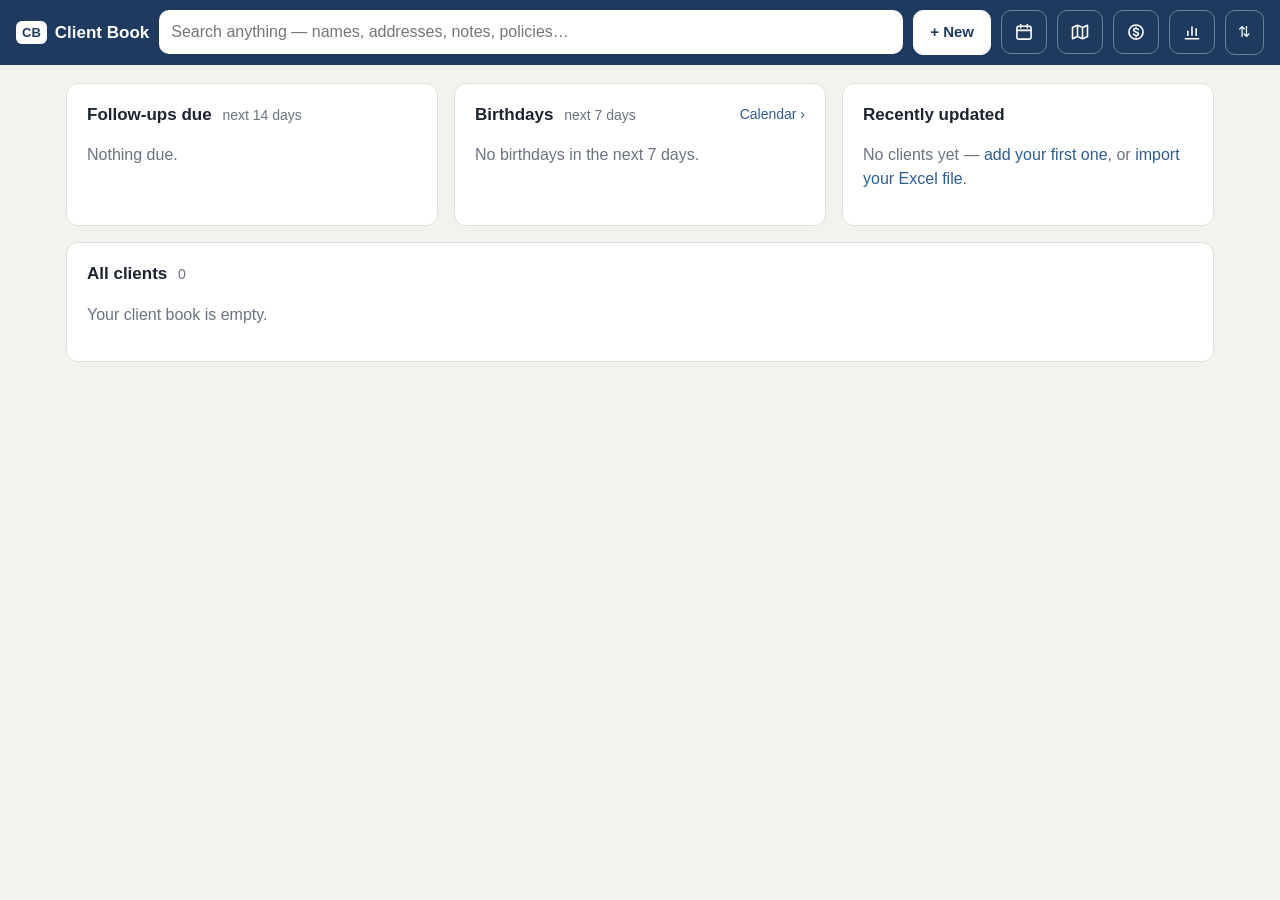
<file: index.html>
<!doctype html>
<html lang="en">
<head>
<meta charset="utf-8">
<meta name="viewport" content="width=device-width, initial-scale=1, viewport-fit=cover">
<meta name="apple-mobile-web-app-capable" content="yes">
<meta name="mobile-web-app-capable" content="yes">
<meta name="apple-mobile-web-app-status-bar-style" content="black-translucent">
<meta name="apple-mobile-web-app-title" content="Client Book">
<meta name="theme-color" content="#1f3a5f">
<link rel="manifest" href="manifest.webmanifest">
<link rel="apple-touch-icon" href="apple-touch-icon.png">
<link rel="icon" href="icon-192.png">
<title>Client Book</title>
<style>
:root {
  --bg: #f4f2ee; --card: #fff; --ink: #1c2430; --muted: #6b7380; --line: #e4e0d8;
  --accent: #1f3a5f; --accent-2: #2f5d8f; --accent-soft: #e8eef6;
  --ok: #2f7a4d; --ok-soft: #e6f3eb; --warn: #8a6100; --warn-soft: #fbf1d9;
  --err: #a33a2b; --err-soft: #f8e5e1; --radius: 12px;
}
* { box-sizing: border-box; -webkit-tap-highlight-color: transparent; }
html { -webkit-text-size-adjust: 100%; }
body { margin: 0; background: var(--bg); color: var(--ink);
  font: 16px/1.5 -apple-system, BlinkMacSystemFont, "Segoe UI", Roboto, "Helvetica Neue", Arial, sans-serif; }
a { color: var(--accent-2); text-decoration: none; }
h1 { margin: 0; font-size: 26px; letter-spacing: -0.01em; }
h2 { margin: 0 0 14px; font-size: 17px; font-weight: 650; }
h2 small { color: var(--muted); font-weight: 500; margin-left: 6px; font-size: 14px; }
h3 { font-size: 15px; margin: 18px 0 10px; }
.muted { color: var(--muted); }
.why { display: block; font-size: 13px; color: var(--muted); line-height: 1.4; margin-top: 2px; }
.why b { font-weight: 600; color: var(--ink); }
mark { background: #fbe7a6; color: inherit; border-radius: 3px; padding: 0 1px; }
.nick { color: var(--muted); font-weight: 500; }
h1 .nick { font-size: 20px; }
.small { font-size: 14px; }
.none { color: #a7acb4; }
.pre { white-space: pre-wrap; word-break: break-word; }
.nowrap { white-space: nowrap; }
.due { color: var(--err); font-weight: 600; }

/* top bar */
.topbar { position: sticky; top: 0; z-index: 20; display: flex; gap: 10px; align-items: center;
  padding: calc(10px + env(safe-area-inset-top)) calc(16px + env(safe-area-inset-right)) 10px calc(16px + env(safe-area-inset-left));
  background: var(--accent); color: #fff; }
.back { background: none; border: 0; color: #fff; font-size: 34px; line-height: 1; padding: 0 6px 4px 0; cursor: pointer; min-height: 44px; }
.brand { color: #fff; font-weight: 700; font-size: 17px; display: flex; align-items: center; gap: 8px; white-space: nowrap; }
.mark { background: #fff; color: var(--accent); border-radius: 6px; padding: 2px 6px; font-size: 13px; }
.search { position: relative; flex: 1; min-width: 0; }
.search input { width: 100%; padding: 10px 12px; border-radius: 10px; border: 0; font-size: 16px; min-height: 44px; }
.suggest { position: absolute; left: 0; right: 0; top: 50px; background: #fff; border-radius: 10px;
  box-shadow: 0 10px 30px rgba(0,0,0,.2); overflow: hidden; }
.suggest a { display: flex; flex-direction: column; padding: 11px 14px; color: var(--ink); border-bottom: 1px solid var(--line); }
.suggest a span { color: var(--muted); font-size: 13px; }
.suggest a.on, .suggest a:active { background: var(--accent-soft); }

.wrap { max-width: 1180px; margin: 0 auto;
  padding: 18px calc(16px + env(safe-area-inset-right)) calc(60px + env(safe-area-inset-bottom)) calc(16px + env(safe-area-inset-left)); }
.card { background: var(--card); border: 1px solid var(--line); border-radius: var(--radius); padding: 18px 20px; margin-bottom: 16px; }

/* buttons */
.btn { display: inline-flex; align-items: center; justify-content: center; border: 1px solid var(--line); background: #fff; color: var(--ink);
  padding: 10px 16px; min-height: 44px; border-radius: 10px; font: inherit; font-size: 15px; cursor: pointer; white-space: nowrap; }
.btn:active { background: #f1efe9; }
.btn.primary { background: var(--accent-2); border-color: var(--accent-2); color: #fff; }
.btn.primary:active { background: var(--accent); }
.btn.light { background: #fff; color: var(--accent); border-color: #fff; font-weight: 600; }
.btn.ghost { background: transparent; color: #fff; border-color: rgba(255,255,255,.35); padding: 10px 12px; }
.btn.danger { color: var(--err); border-color: #e9c9c3; }
.btn.small { padding: 6px 12px; min-height: 36px; font-size: 14px; }
.link { background: none; border: 0; padding: 6px 4px; color: var(--accent-2); cursor: pointer; font: inherit; }
.link.danger { color: var(--err); }
.icon { background: none; border: 0; color: #a7acb4; cursor: pointer; font-size: 16px; min-width: 40px; min-height: 40px; border-radius: 8px; }
.icon:active { color: var(--err); background: var(--err-soft); }

.toast { position: fixed; left: 50%; transform: translateX(-50%); bottom: calc(20px + env(safe-area-inset-bottom)); z-index: 50;
  max-width: min(560px, 92vw); padding: 12px 18px; border-radius: 12px; box-shadow: 0 8px 30px rgba(0,0,0,.18); font-size: 15px; }
.toast.ok { background: #1f3a2c; color: #fff; }
.toast.warn { background: var(--warn-soft); color: var(--warn); border: 1px solid #ecd9a5; }
.toast.error { background: var(--err); color: #fff; }
.banner { background: var(--accent-soft); padding: 12px 14px; border-radius: 10px; margin: 0 0 12px; }
.banner.err { background: var(--err-soft); color: var(--err); display: flex; gap: 12px; align-items: center; justify-content: space-between; flex-wrap: wrap; } .banner.err b, .banner.warn.dup-warn b { color: inherit; }
.banner.warn { background: var(--warn-soft); color: var(--warn); display: flex; gap: 12px; align-items: center; justify-content: space-between; flex-wrap: wrap; }

/* dashboard */
.dash { display: grid; grid-template-columns: repeat(3, 1fr); gap: 16px; }
ul.mini, ul.results { list-style: none; margin: 0; padding: 0; }
ul.mini li { display: flex; justify-content: space-between; gap: 10px; padding: 9px 0; border-bottom: 1px solid var(--line); }
ul.mini li:last-child { border-bottom: 0; }
ul.results li a { display: flex; flex-direction: column; padding: 12px 0; border-bottom: 1px solid var(--line); }
ul.results li a span { color: var(--muted); font-size: 14px; }
.row-between { display: flex; justify-content: space-between; align-items: center; gap: 12px; margin-bottom: 10px; }
.row-between h2 { margin: 0; white-space: nowrap; }
.filter { padding: 9px 12px; border: 1px solid var(--line); border-radius: 10px; font: inherit; width: 280px; max-width: 60%; }

/* tables */
.table-wrap { overflow-x: auto; -webkit-overflow-scrolling: touch; }
table.list { width: 100%; border-collapse: collapse; font-size: 15px; }
table.list th { text-align: left; color: var(--muted); font-weight: 600; font-size: 12px; text-transform: uppercase;
  letter-spacing: .04em; padding: 8px 10px; border-bottom: 1px solid var(--line); }
table.list td { padding: 11px 10px; border-bottom: 1px solid var(--line); vertical-align: top; }
table.list tr:last-child td { border-bottom: 0; }
table.list td a { display: block; }

/* forms */
.form fieldset { border: 0; border-top: 1px solid var(--line); margin: 0; padding: 16px 0 8px; min-width: 0; }
.form legend { font-weight: 650; padding-right: 10px; }
.grid { display: grid; grid-template-columns: repeat(auto-fill, minmax(230px, 1fr)); gap: 14px 18px; }
.grid label { display: flex; flex-direction: column; gap: 6px; min-width: 0; }
.grid label.wide { grid-column: 1 / -1; }
.datebox { position: relative; display: flex; }
.datebox .dtext { padding-right: 50px; font-variant-numeric: tabular-nums; letter-spacing: .02em; }
.dpick { position: absolute; right: 0; top: 0; bottom: 0; width: 46px; display: flex; align-items: center; justify-content: center;
  color: var(--accent-2); border-left: 1px solid #d6d2c9; }
.dpick input[type=date] { position: absolute; inset: 0; width: 100%; height: 100%; min-height: 0; opacity: 0; border: 0; padding: 0; cursor: pointer; }
.dhint { font-size: 13px; color: var(--muted); min-height: 18px; }
.dhint.bad, .dhint .bad { color: var(--err); }
.dhint .good { color: var(--ok); }
/* dividend illustrations */
.dv-goal { background: #faf6e8; border: 1px solid #ecdfb4; border-radius: 10px; padding: 12px 14px; margin-bottom: 14px; }
.dv-goal .grid { grid-template-columns: minmax(200px, 1fr) 2fr; } @media (max-width: 640px) { .dv-goal .grid { grid-template-columns: 1fr; } }
.dv-seg { display: inline-flex; border: 1px solid var(--line); border-radius: 10px; overflow: hidden; }
.dv-seg button { border: 0; background: #fff; padding: 8px 14px; font: inherit; font-size: 14px; cursor: pointer; color: var(--ink); }
.dv-seg button.on { background: var(--accent); color: #fff; font-weight: 600; }
.dv-hint { font-size: 13px; color: var(--muted); margin: 8px 0 0; }
.dv-warn { background: var(--warn-soft); color: var(--warn); border-radius: 8px; padding: 8px 12px; font-size: 14px; margin: 10px 0 0; }
.dv-wd { display: flex; flex-direction: column; gap: 6px; margin-top: 8px; }
.dv-wd .r { display: grid; grid-template-columns: 110px 1fr auto; gap: 8px; align-items: center; max-width: 420px; }
.dv-kpis { display: grid; grid-template-columns: repeat(auto-fit, minmax(170px, 1fr)); gap: 10px; }
.dv-kpi { border: 1px solid var(--line); border-radius: 10px; padding: 10px 14px; }
.dv-kpi .l { font-size: 12px; color: var(--muted); text-transform: uppercase; letter-spacing: .04em; font-weight: 600; }
.dv-kpi .v { font-size: 24px; font-weight: 700; font-variant-numeric: tabular-nums; } .dv-kpi .s { font-size: 12px; color: var(--muted); }
.dv-kpi.big { background: var(--accent); border-color: var(--accent); color: #fff; } .dv-kpi.big .l, .dv-kpi.big .s { color: rgba(255,255,255,.75); }
.dv-bon { display: flex; flex-wrap: wrap; gap: 6px 18px; font-size: 13px; color: var(--muted); margin-top: 10px; } .dv-bon b { color: var(--ink); }
.dv-nonguar { font-size: 13px; color: var(--warn); margin: 0 0 10px; }
.dv-chart { position: relative; } .dv-chart svg { width: 100%; height: auto; display: block; touch-action: pan-y; }
.dv-tip { position: absolute; top: 4px; transform: translateX(-50%); background: #fff; border: 1px solid var(--line); border-radius: 8px; padding: 6px 10px; font-size: 12px; box-shadow: 0 6px 18px rgba(0,0,0,.12); pointer-events: none; white-space: nowrap; display: none; }
.dv-legend { display: flex; flex-wrap: wrap; gap: 6px 16px; font-size: 13px; margin-top: 6px; } .dv-legend i { display: inline-block; width: 12px; height: 3px; border-radius: 2px; vertical-align: middle; margin-right: 6px; }
table.dv-tab { width: 100%; border-collapse: collapse; font-size: 13px; font-variant-numeric: tabular-nums; }
table.dv-tab th { text-align: right; color: var(--muted); font-weight: 600; font-size: 11px; text-transform: uppercase; letter-spacing: .03em; padding: 6px 8px; border-bottom: 1px solid var(--line); white-space: nowrap; }
table.dv-tab td { text-align: right; padding: 5px 8px; border-bottom: 1px solid var(--line); white-space: nowrap; }
table.dv-tab th:first-child, table.dv-tab td:first-child { text-align: left; }
table.dv-tab tr.hl td { background: var(--accent-soft); font-weight: 600; } table.dv-tab tr.short td { color: var(--err); }
.dv-print { display: none; }
ul.dv-list { list-style: none; margin: 0; padding: 0; }
ul.dv-list li a { display: flex; justify-content: space-between; gap: 10px; padding: 10px 4px; border-top: 1px solid var(--line); color: var(--ink); }
ul.dv-list li:first-child a { border-top: 0; }
@media print {
  .dv-form, .dv-actions, .dv-seg-q, .crumb { display: none !important; }
  .dv-print { display: block; }
  .dv-kpi.big { background: none; color: var(--ink); border: 2px solid var(--accent); } .dv-kpi.big .l, .dv-kpi.big .s { color: var(--muted); }
  .dv-out .card { break-inside: avoid; } table.dv-tab tr { break-inside: avoid; }
}
.st-grid { columns: 2; column-gap: 14px; }
.st-grid > .card { break-inside: avoid; display: inline-block; width: 100%; margin: 0 0 14px; padding: 14px 16px; }
.st-grid > .card h2 { margin-bottom: 8px; }
@media (max-width: 760px) { .st-grid { columns: 1; } }
.st-months { display: grid; grid-template-columns: repeat(12, minmax(0, 1fr)); gap: 4px; align-items: end; }
.st-months button { border: 0; background: none; padding: 0; font: inherit; cursor: pointer; display: flex; flex-direction: column; align-items: center; gap: 3px; color: var(--ink); }
.st-months .col { width: 100%; max-width: 26px; height: 64px; background: #efece6; border-radius: 4px; display: flex; align-items: flex-end; overflow: hidden; }
.st-months .col span { display: block; width: 100%; background: var(--accent-2); }
.st-months small { font-size: 11px; color: var(--muted); } .st-months b { font-size: 12px; font-variant-numeric: tabular-nums; }
.st-months button.on .col span { background: var(--accent); } .st-months button.on small { color: var(--accent); font-weight: 700; }
.st-nodob { display: block; width: 100%; text-align: left; margin-top: 10px; border: 1px solid #ecd9a8; background: var(--warn-soft); color: var(--warn); border-radius: 8px; padding: 7px 10px; font: inherit; font-size: 13px; cursor: pointer; }
.st-nodob.on { border-color: var(--warn); font-weight: 600; }
.st-mwho { font-size: 13px; line-height: 1.8; margin-top: 8px; } .st-mwho a { margin-right: 10px; white-space: nowrap; }
.st-tiles { display: grid; grid-template-columns: repeat(auto-fit, minmax(118px, 1fr)); gap: 8px; }
.st-tile { border: 1px solid var(--line); border-radius: 10px; padding: 8px 12px; display: flex; flex-direction: column; }
.st-tile b { font-size: 22px; line-height: 1.15; font-variant-numeric: tabular-nums; } .st-tile span { font-size: 12px; line-height: 1.3; color: var(--muted); }
.st-split { display: flex; height: 26px; border-radius: 8px; overflow: hidden; margin: 2px 0 6px; }
.st-split > div { display: flex; align-items: center; justify-content: center; color: #fff; font-size: 13px; font-weight: 600; min-width: 0; white-space: nowrap; overflow: hidden; }
.st-bars details { border-top: 1px solid var(--line); } .st-bars details:first-child { border-top: 0; }
.st-bars summary { display: grid; grid-template-columns: minmax(90px, 34%) 1fr 74px; gap: 10px; align-items: center; padding: 4px 0; cursor: pointer; margin: 0; }
.st-bars summary .l { font-size: 14px; overflow: hidden; text-overflow: ellipsis; white-space: nowrap; }
.st-bars summary .track { height: 14px; background: #efece6; border-radius: 4px; overflow: hidden; }
.st-bars summary .fill { height: 100%; background: var(--accent-2); border-radius: 4px; }
.st-bars .unset .fill { background: #c4c0b8; } .st-bars .unset .l { color: var(--muted); font-style: italic; }
.st-bars summary .n { text-align: right; font-size: 13px; font-variant-numeric: tabular-nums; white-space: nowrap; } .st-bars summary .n small { color: var(--muted); }
.st-bars .who { padding: 2px 0 10px; font-size: 13px; line-height: 1.8; } .st-bars .who a { margin-right: 10px; white-space: nowrap; }
.st-bars details[open] summary { margin-bottom: 0; }
.st-note { font-size: 12px; color: var(--muted); margin: 6px 0 0; }
.phone-grp { border: 1px solid var(--line); border-radius: 10px; padding: 10px 14px; margin: 10px 0; }
.phone-num { font-weight: 650; margin-bottom: 4px; } .phone-num .tag { margin-left: 6px; }
.phone-row { display: flex; align-items: center; gap: 10px; padding: 6px 0; border-top: 1px solid var(--line); }
.phone-row .t { flex: 1; min-width: 0; display: flex; flex-direction: column; }
.dhint.warn { color: var(--warn); } .dhint.warn b { color: var(--ink); }
label > span { font-size: 14px; font-weight: 600; }
em { font-style: normal; font-weight: 500; font-size: 12px; color: #a7acb4; margin-left: 4px; }
em.req { color: var(--err); }
input, select, textarea { font: inherit; font-size: 16px; padding: 10px 12px; min-height: 44px; border: 1px solid #d6d2c9; border-radius: 10px;
  background: #fff; color: var(--ink); width: 100%; -webkit-appearance: none; appearance: none; }
select { background-image: linear-gradient(45deg, transparent 50%, #6b7380 50%), linear-gradient(135deg, #6b7380 50%, transparent 50%);
  background-position: calc(100% - 18px) 50%, calc(100% - 13px) 50%; background-size: 5px 5px; background-repeat: no-repeat; padding-right: 32px; }
input[type=date] { min-height: 44px; }
textarea { resize: vertical; }
input:disabled, select:disabled { background: #f1efe9; color: var(--muted); -webkit-text-fill-color: var(--muted); opacity: 1; }
input:focus, select:focus, textarea:focus { outline: 3px solid var(--accent-soft); border-color: var(--accent-2); }
.actions { display: flex; gap: 10px; padding-top: 16px; border-top: 1px solid var(--line); margin-top: 10px; }
.benefit-row { display: grid; grid-template-columns: 1.1fr 1.7fr 1fr 1.1fr 1fr auto; gap: 10px; align-items: start; padding: 10px 0; border-bottom: 1px dashed var(--line); }
.benefit-row label { display: flex; flex-direction: column; gap: 6px; min-width: 0; }
.benefit-row label span { font-size: 13px; }
.benefit-row .bt-hint:empty { display: none; } .benefit-row > .icon { margin-top: 30px; }
#benefits { margin-bottom: 12px; }
table.ben .good { color: var(--ok); font-weight: 600; } table.ben .bad { color: var(--err); font-weight: 600; }
table.ben { width: 100%; border-collapse: collapse; } table.ben .n { text-align: right; white-space: nowrap; font-variant-numeric: tabular-nums; }
@media (max-width: 760px) { .benefit-row { grid-template-columns: 1fr 1fr auto; } .benefit-row label:nth-child(3), .benefit-row .bn { grid-column: span 1; } .benefit-row .icon { grid-row: 1; grid-column: 3; } .benefit-row .termbox { grid-template-columns: minmax(0, 1fr) 64px; } }
.benefit-row .termbox { grid-template-columns: minmax(0, 1fr) 64px; }
.extra-row { display: grid; grid-template-columns: 220px 1fr auto; gap: 10px; margin-bottom: 10px; align-items: start; }
.inline-form { display: flex; flex-wrap: wrap; gap: 10px; align-items: center; }
.inline-form input, .inline-form select { width: auto; }
.inline-form .grow { flex: 1; min-width: 220px; }
.inline-form label { display: flex; align-items: center; gap: 8px; }
.stack { display: flex; flex-direction: column; gap: 10px; }
details > summary { list-style: none; margin-top: 12px; }
details > summary::-webkit-details-marker { display: none; }
details[open] > summary { margin-bottom: 12px; }

/* profile */
.hero { display: flex; gap: 16px; align-items: center; }
#clients td { vertical-align: middle; }
.name-cell { display: flex; align-items: center; gap: 10px; min-width: 180px; }
.name-cell .nc-face { flex: none; line-height: 0; display: block; }
.name-cell .wtm-ring i { width: 15px; height: 15px; line-height: 14px; font-size: 10px; right: -4px; top: -4px; }
.avatar-face { flex: none; line-height: 0; filter: drop-shadow(0 2px 4px rgba(0,0,0,.18)); }
.avatar-face .wtm-ring i { width: 22px; height: 22px; line-height: 21px; font-size: 14px; }
ul.family li a.fam-row { flex-direction: row; align-items: center; gap: 10px; }
ul.family li a.fam-row > span.fam-t { display: flex; flex-direction: column; min-width: 0; }
.avatar { width: 64px; height: 64px; border-radius: 50%; background: var(--accent); color: #fff;
  display: grid; place-items: center; font-size: 28px; font-weight: 700; flex: none; }
.who { flex: 1; min-width: 0; }
.who p { margin: 4px 0 0; }
.stamps { display: flex; flex-wrap: wrap; gap: 4px 18px; font-size: 14px; color: var(--muted); }
.stamps b { color: var(--ink); font-weight: 600; }
.stamps .due b { color: var(--err); }
.cols { display: grid; grid-template-columns: minmax(0, 1fr) 340px; gap: 16px; align-items: start; }
dl.details { display: grid; grid-template-columns: repeat(auto-fill, minmax(220px, 1fr)); gap: 14px 22px; margin: 0; }
dl.details .f.wide { grid-column: 1 / -1; }
dl.details dt { font-size: 12px; color: var(--muted); text-transform: uppercase; letter-spacing: .04em; font-weight: 600; }
dl.details dd { margin: 2px 0 0; word-break: break-word; }
dl.extras { margin-top: 16px; padding-top: 16px; border-top: 1px dashed var(--line); }
.remarks { background: #faf8f3; border-left: 3px solid var(--accent-2); padding: 12px 14px; border-radius: 0 10px 10px 0; }
.nric { font-family: ui-monospace, Menlo, Consolas, monospace; }
.note-add { display: flex; flex-direction: column; gap: 10px; align-items: flex-start; margin-bottom: 8px; }
.note { border-top: 1px solid var(--line); padding: 12px 0; }
.note-head { display: flex; justify-content: space-between; align-items: center; }
.note-edit { display: none; flex-direction: column; gap: 10px; align-items: flex-start; }
.note.editing .note-edit { display: flex; }
.note.editing .note-text { display: none; }
ul.family { list-style: none; padding: 0; margin: 0; }
ul.family li { display: flex; align-items: center; gap: 4px; border: 1px solid var(--line); border-radius: 10px; margin-bottom: 8px; }
ul.family li a { flex: 1; display: flex; flex-direction: column; padding: 10px 14px; color: var(--ink); min-width: 0; }
ul.family li a:active { background: var(--accent-soft); border-radius: 10px 0 0 10px; }
ul.family .rel { font-size: 11px; text-transform: uppercase; letter-spacing: .05em; color: var(--accent-2); font-weight: 700; }
ul.family b { color: var(--accent-2); }
.family-add { border-top: 1px solid var(--line); margin-top: 12px; }
.suggest-links { background: var(--accent-soft); border-radius: 10px; padding: 12px 14px; margin-bottom: 12px; font-size: 14px; }
.suggest-links ul { margin: 6px 0 10px; padding-left: 18px; }
.row-btns { display: flex; gap: 8px; flex-wrap: wrap; }
.backup-status { margin: 12px 0 4px; padding: 10px 14px; border-radius: 10px; font-size: 14px; line-height: 1.5; }
.backup-status.ok { background: var(--ok-soft); color: var(--ok); } .backup-status.warn { background: var(--warn-soft); color: var(--warn); }
.backup-status.bad { background: var(--err-soft); color: var(--err); } .backup-status b { color: var(--ink); }
.ptr { position: fixed; left: 50%; top: calc(70px + env(safe-area-inset-top)); z-index: 30; display: flex; align-items: center; gap: 8px;
  background: #fff; border: 1px solid var(--line); border-radius: 999px; padding: 7px 14px 7px 10px; box-shadow: 0 6px 18px rgba(0,0,0,.14);
  font-size: 14px; font-weight: 600; color: var(--accent); transform: translate(-50%, -140px); opacity: 0; pointer-events: none; }
.ptr .ptr-icon { width: 26px; height: 26px; border-radius: 50%; background: var(--accent-soft); display: grid; place-items: center; font-size: 17px; }
.ptr.ready .ptr-icon { background: var(--accent-2); color: #fff; }
.ptr.spin .ptr-icon { animation: ptrspin .8s linear infinite; }
@keyframes ptrspin { to { transform: rotate(360deg); } }
.tag.twin { background: #efe6fb; color: #6b3fa0; margin-right: 4px; }
.faces-stack { display: flex; flex: none; }
.tidy-row { display: grid; grid-template-columns: 32px minmax(0, 1fr); gap: 10px; padding: 12px 0; border-top: 1px solid var(--line); align-items: start; }
.tidy-row input[type=checkbox] { width: 22px; height: 22px; min-height: 0; margin-top: 2px; -webkit-appearance: checkbox; appearance: checkbox; }
.tidy-cmp { display: grid; grid-template-columns: minmax(0, 1fr) 24px minmax(0, 1fr); gap: 8px; align-items: center; margin-top: 6px; font-size: 14px; }
.tidy-cmp .old { color: var(--muted); text-decoration: line-through; text-decoration-color: #c9b9b5; white-space: pre-line; }
.tidy-cmp .new { white-space: pre-line; background: var(--ok-soft); border-radius: 8px; padding: 6px 8px; }
.tidy-cmp .arr { color: var(--muted); text-align: center; }
.flag { font-size: 12px; font-weight: 700; color: var(--warn); background: var(--warn-soft); border-radius: 999px; padding: 1px 8px; margin-left: 6px; }
@media (max-width: 640px) { .tidy-cmp { grid-template-columns: minmax(0, 1fr); } .tidy-cmp .arr { display: none; } }
.dup-warn { margin: 14px 0 0; display: block; } .dup-warn[hidden] { display: none; } .dup-warn a { font-weight: 600; }
.copy-addr { margin: 0 0 10px; display: flex; flex-wrap: wrap; gap: 6px; align-items: center; color: var(--muted); }
.or { margin: 14px 0 8px; }
.danger-zone { text-align: center; }
ul.pols { list-style: none; margin: 0; padding: 0; }
ul.pols li a { display: block; padding: 12px 4px; border-top: 1px solid var(--line); color: var(--ink); }
ul.pols li:first-child a { border-top: 0; }
ul.pols li a:active { background: var(--accent-soft); }
.pol-top { display: flex; flex-wrap: wrap; align-items: center; gap: 6px 8px; }
.pol-top b { color: var(--accent-2); font-size: 16px; }
.pol-meta { font-size: 14px; color: var(--muted); margin-top: 3px; }
.tag { font-size: 12px; font-weight: 600; padding: 2px 8px; border-radius: 999px; background: var(--accent-soft); color: var(--accent); white-space: nowrap; }
.tag.off { background: var(--err-soft); color: var(--err); }
.tag.done { background: var(--ok-soft); color: var(--ok); }
.tiles { display: grid; grid-template-columns: repeat(2, minmax(0, 1fr)); gap: 12px; margin-bottom: 16px; }
.tile.wide { grid-column: 1 / -1; }
@media (max-width: 520px) { .tiles { grid-template-columns: minmax(0, 1fr); } }
.tile { background: var(--card); border: 1px solid var(--line); border-radius: var(--radius); padding: 14px 16px; display: flex; flex-direction: column; gap: 2px; }
.tile span { font-size: 12px; text-transform: uppercase; letter-spacing: .04em; color: var(--muted); font-weight: 600; }
.tile b { font-size: 22px; font-weight: 650; letter-spacing: -.01em; }
.tile small { font-size: 13px; color: var(--muted); }
.tile.key { border-color: var(--accent-2); background: var(--accent-soft); }
.tile.key b { color: var(--accent); }
.tile .warn { color: var(--warn); }
.ah-off { display: none !important; }
.divpay { background: var(--soft, #f4f7fb); border: 1px solid var(--line, #dde3ea); border-radius: 10px; padding: 10px 12px; display: flex; flex-direction: column; gap: 8px; }
.topup { border: 1px solid var(--line, #dde3ea); border-radius: 10px; padding: 10px 12px; margin-bottom: 10px; }
.topup-head { display: grid; grid-template-columns: minmax(0,1fr) minmax(0,1fr) minmax(0,1.4fr) auto; gap: 10px; align-items: end; }
.topup-head label { display: flex; flex-direction: column; gap: 6px; } .topup-head label span { font-size: 13px; }
@media (max-width: 600px) { .topup-head { grid-template-columns: 1fr 1fr; } }
.fund-block .nom-row { max-width: 760px; grid-template-columns: minmax(0, 3fr) minmax(90px, 1fr) auto; }
.tu-h { font-size: 15px; margin: 14px 0 8px; }
.pa-opts { display: flex; flex-direction: column; gap: 8px; } .pa-opt { display: flex !important; flex-direction: row !important; align-items: center; gap: 10px; flex-wrap: wrap; }
.pa-opt input[type=checkbox] { width: 20px; height: 20px; min-height: 0; -webkit-appearance: checkbox; appearance: checkbox; } .pa-opt select { width: auto; } .pa-opt span { font-weight: 600; }
.pa-pagebox table.pat { margin-bottom: 14px; } .pa-pagebox table.pat td.cur, .pa-pagebox table.pat th.cur { background: var(--accent-soft); font-weight: 700; } .pa-pagebox table.pat.off { opacity: .55; } .pa-pagebox .gs { color: var(--warn); margin-left: 8px; text-transform: none; letter-spacing: 0; }
.hsg-sug { background: #eef6ee; border: 1px solid #cfe5d3; border-radius: 8px; padding: 10px 12px; font-size: 14px; line-height: 1.6; }
.hsg-sug[hidden] { display: none; }
table.hsgt td.cur { background: var(--accent-soft); font-weight: 700; }
.hsg-box { background: var(--accent-soft); border-radius: 8px; padding: 10px 12px; margin: 4px 0 10px; }
.prod-note { margin: 14px 0 0; padding: 10px 12px; background: var(--warn-soft); color: var(--warn); border-radius: 8px; font-size: 14px; }
.nom-row { display: grid; grid-template-columns: minmax(0, 2fr) minmax(90px, 1fr) auto; gap: 10px; align-items: end; max-width: 560px; margin-bottom: 8px; }
.nom-row label { display: flex; flex-direction: column; gap: 6px; } .nom-row label span { font-size: 13px; }
.agent2 { margin-top: 14px; padding-top: 12px; border-top: 1px dashed var(--line); } .agent2 h4 { margin: 0 0 8px; font-size: 14px; display: flex; gap: 12px; align-items: center; }
.agent2[hidden] { display: none; }
.agents { display: grid; grid-template-columns: repeat(auto-fit, minmax(260px, 1fr)); gap: 16px; }
.agents .card { margin-bottom: 0; }
.termbox { display: grid; grid-template-columns: minmax(0, 1fr) 110px; gap: 8px; }
.crumb { font-size: 14px; margin: 0 0 4px; }
.stat { display: flex; flex-wrap: wrap; gap: 8px 22px; margin: 0 0 6px; }
.steps { margin: 8px 0 0; padding-left: 20px; }
.steps li { margin-bottom: 6px; }

.hero-actions { display: flex; flex-direction: column; gap: 8px; align-items: stretch; }
/* ---- printable pages (letter, coverage summary) ---- */
.print-bar { display: flex; flex-wrap: wrap; gap: 10px; align-items: center; justify-content: space-between; margin-bottom: 14px; }
.print-bar .opts { display: flex; flex-wrap: wrap; gap: 8px 18px; font-size: 14px; color: var(--muted); }
.print-bar .opts label { display: flex; align-items: center; gap: 6px; }
.print-bar input[type=checkbox] { width: 20px; height: 20px; min-height: 0; -webkit-appearance: checkbox; appearance: checkbox; }
.sheet { background: #fff; color: #111; border: 1px solid var(--line); border-radius: 4px; box-shadow: 0 2px 14px rgba(0,0,0,.06);
  max-width: 820px; margin: 0 auto; padding: 56px 64px; font: 15px/1.6 Georgia, "Times New Roman", serif; }
.sheet h1, .sheet h2, .sheet h3 { font-family: -apple-system, "Segoe UI", Roboto, Arial, sans-serif; }
.sheet .lh { display: flex; justify-content: space-between; gap: 20px; border-bottom: 2px solid #1f3a5f; padding-bottom: 12px; margin-bottom: 28px;
  font: 13px/1.5 -apple-system, "Segoe UI", Roboto, Arial, sans-serif; color: #333; }
.sheet .lh b { font-size: 18px; color: #1f3a5f; display: block; }
.sheet .lh .r { text-align: right; }
.sheet .addr { margin: 0 0 24px; white-space: pre-line; }
.sheet .re { font-weight: bold; margin: 0 0 16px; }
.sheet p { margin: 0 0 14px; }
.sheet table { width: 100%; border-collapse: collapse; margin: 6px 0 18px; font: 13.5px/1.45 -apple-system, "Segoe UI", Roboto, Arial, sans-serif; }
.sheet th { text-align: left; border-bottom: 1.5px solid #1f3a5f; padding: 6px 8px; font-size: 11.5px; text-transform: uppercase; letter-spacing: .04em; color: #1f3a5f; }
.sheet td { border-bottom: 1px solid #ddd; padding: 7px 8px; vertical-align: top; }
.sheet td.n, .sheet th.n { text-align: right; white-space: nowrap; }
.sheet tr.tot td { font-weight: bold; border-top: 1.5px solid #1f3a5f; border-bottom: 0; }
.sheet .sig { margin-top: 30px; }
.sheet .sig .name { margin-top: 44px; font-weight: bold; }
.sheet .miss { background: #fde9a8; border-radius: 3px; padding: 0 3px; font-family: -apple-system, Arial, sans-serif; font-size: 13px; }
.sheet [contenteditable]:focus { outline: 2px dashed #9db5d6; outline-offset: 4px; }
.sheet .foot { margin-top: 26px; font: 11.5px/1.5 -apple-system, Arial, sans-serif; color: #666; border-top: 1px solid #ddd; padding-top: 10px; }
.sheet .kpis { display: grid; grid-template-columns: repeat(3, 1fr); gap: 10px; margin: 0 0 22px; font-family: -apple-system, Arial, sans-serif; }
.sheet .kpis div { border: 1px solid #ccd6e3; border-radius: 6px; padding: 10px 12px; }
.sheet .kpis span { display: block; font-size: 11px; text-transform: uppercase; letter-spacing: .04em; color: #555; }
.sheet .kpis b { font-size: 20px; color: #1f3a5f; }
.sheet h2.sec { font-size: 15px; margin: 22px 0 4px; color: #1f3a5f; }
/* ---- policy summary (landscape) ---- */
.sheet.psum { max-width: 1180px; padding: 28px 32px; font: 11.5px/1.4 -apple-system, "Segoe UI", Roboto, Arial, sans-serif; margin-bottom: 18px; overflow-x: auto; }
.psum .lh { margin-bottom: 12px; padding-bottom: 8px; }
.psum h1 { font-size: 20px; margin: 0 0 8px; color: #1f3a5f; }
.psum table { margin: 0; font: inherit; }
.psum td, .psum th { vertical-align: middle; }
.psum .ps-top { display: grid; grid-template-columns: minmax(0, 1.7fr) minmax(220px, 1fr); gap: 16px; align-items: start; margin-bottom: 12px; }
.psum .ov { margin-bottom: 8px; }
.psum .ov th { background: #1f3a5f; color: #fff; border: 0; font-size: 10px; padding: 5px 8px; text-transform: uppercase; letter-spacing: .04em; }
.psum .ov td { padding: 5px 8px; border-bottom: 1px solid #e3e3e3; height: 26px; }
.psum .ov td.l { font-weight: 600; white-space: nowrap; border-left: 4px solid #999; }
.psum .ov tr.prot td.l { border-left-color: #2f5d8f; } .psum .ov tr.ah td.l { border-left-color: #c9802a; } .psum .ov tr.inv td.l { border-left-color: #2f7a4d; }
.psum .ov.cov td.n { width: 1%; padding-right: 16px; }
.psum .ov td.br { color: #444; font-size: 11px; }
.psum .pd { border: 1px solid #1f3a5f; }
.psum .pd .h { background: #1f3a5f; color: #fff; font-weight: 700; padding: 5px 10px; letter-spacing: .04em; font-size: 10px; }
.psum .pd td { padding: 5px 10px; border-bottom: 1px solid #eee; height: 26px; } .psum .pd td:first-child { color: #555; width: 45%; } .psum .pd td:last-child { font-weight: 600; }
.psum .psec { margin-top: 12px; break-inside: auto; }
.psum .psec th.bar { border: 0; text-transform: uppercase; color: #fff; font-weight: 700; text-align: center; padding: 5px; letter-spacing: .05em; font-size: 10.5px; }
.psum .psec.prot th.bar { background: #2f5d8f; } .psum .psec.ah th.bar { background: #c9802a; } .psum .psec.inv th.bar { background: #2f7a4d; }
.psum .psec table { border: 1px solid #c8ced8; table-layout: auto; }
.psum .psec th { background: #eef2f7; color: #1f3a5f; font-size: 9.5px; padding: 5px; border: 1px solid #c8ced8; text-align: center; text-transform: none; letter-spacing: 0; }
.psum .psec.ah th { background: #fbf1e3; } .psum .psec.inv th { background: #e8f3ec; }
.psum .psec td { border: 1px solid #d6dbe3; padding: 5px 6px; text-align: center; }
.psum .psec td.pol { text-align: left; width: 22%; min-width: 210px; }
.psum .psec.inv td.pol { width: 30%; } .psum .psec td.pol b { display: block; } .psum .psec td.pol span { display: block; color: #555; font-size: 10px; }
.psum .psec td.pol .st { color: #a33a2b; font-weight: 600; }
.psum .psec td.rem { text-align: left; font-size: 10px; color: #333; min-width: 140px; }
.psum .zh { display: block; font-size: .9em; font-weight: 500; opacity: .85; font-family: "PingFang SC", "Hiragino Sans GB", "Noto Sans CJK SC", "Microsoft YaHei", sans-serif; }
.psum .foot .zh { margin-top: 3px; } .psum .ov th .zh, .psum .psec th .zh { font-weight: 600; }
.psum .psec td.rem .rl { display: block; } .psum .psec td.rem .rl + .rl { margin-top: 2px; } .psum .psec td.rem.ilp { min-width: 230px; }
.psum .psec.inv td.pol { width: 22% !important; } .psum .psec.inv td.rem { width: 38%; min-width: 260px; }
.psum .t { display: block; font-size: 9.5px; color: #555; white-space: nowrap; } .psum .t2 { display: block; font-size: 10px; } .psum .t1 { font-size: 9.5px; color: #555; }
.psum .ob { display: block; white-space: nowrap; } .psum td.nw { white-space: nowrap; }
.psum .tag { font-size: 8.5px; padding: 0 4px; border-radius: 3px; background: #e7edf6; color: #1f3a5f; font-weight: 700; }
.psum .psec tr.has-note td { border-bottom: 0; }
.psum .hsg-sum table + table { margin-top: -1px; } .psum .hsg-sum + .hsg-sum { margin-top: 14px; }
.psum .hsg-key { font-size: 9.5px; color: #555; margin: 4px 0 0; }
.psum .hp-sub { margin: 0 0 6px; font-size: 12px; color: #333; }
.psum .hsg-sum table.pat { margin-top: 6px; } .psum .hsg-sum table.pat td:first-child, .psum .hsg-sum table.pat th:first-child { text-align: left; }
.psum .hsg-sum table.pat td.cur, .psum .hsg-sum table.pat th.cur { background: #fbf1e3; font-weight: 700; } .psum table.pat.off { opacity: .55; }
.psum table.pat { table-layout: fixed; } .psum table.pat th:first-child, .psum table.pat td:first-child { width: 52%; }
.psum table.pat .gs { font-weight: 600; color: #8a5a00; margin-left: 8px; }
.psum.hsg-page .hsg-sum { break-inside: avoid; } .psum.hsg-page h1 { margin-bottom: 4px; }
.psum.hsg-page .hsg-sum td, .psum.hsg-page .hsg-sum th { padding: 2px 8px; font-size: 10.5px; line-height: 1.3; }
.psum.hsg-page .hsg-sum th.bar { padding: 4px; }
.psum.hsg-page .lh { margin-bottom: 8px; padding-bottom: 6px; } .psum.hsg-page .hsg-sum + .hsg-sum { margin-top: 8px; } .psum.hsg-page .foot { margin-top: 6px; padding-top: 4px; font-size: 9px; }
.psum.hsg-page .hsg-sum td, .psum.hsg-page .hsg-sum th { padding-top: 1px; padding-bottom: 1px; } .psum .hsg-sum table.ded { margin-top: 6px; } .psum .hsg-sum table.ded td:first-child, .psum .hsg-sum table.ded th:first-child { text-align: left; } .psum .hsg-sum table.hsgt td.cur { background: #fbf1e3; font-weight: 700; }
.psum .hsg-sum table.hsgt th { background: #fbf1e3; } .psum .hsg-sum .n { text-align: right; }
.psum .psec tr.rider td { background: #fcfcfd; } .psum .psec tr.rider td.pol { padding-left: 18px; }
.psum .psec td.pol .rof { color: #8a5a00; font-size: 9.5px; font-weight: 600; } .psum .t.wr { color: #1f3a5f; font-weight: 600; }
.psum .psec tr.note-row td { text-align: left; font-size: 10px; color: #7a5200; background: #fdf8ec; border-top: 1px dashed #e5d3a6; padding: 4px 8px; }
.psum .psec tr.note-row td:first-child { background: #fff; }
@media print { .psum .psec tr.has-note { break-after: avoid; } }
.psum .psec tr.tot td { font-weight: 700; background: #f6f7f9; border-top: 1.5px solid #8a96a8; }
.psum .none { color: #aaa; }
.psum .foot { margin-top: 12px; font-size: 9.5px; text-align: center; }
@media print { .sheet.psum { padding: 0; max-width: none; overflow: visible; break-after: page; } .sheet.psum:last-child { break-after: auto; } .psum .psec tr { break-inside: avoid; } }
@media (max-width: 760px) { .psum .ps-top { grid-template-columns: 1fr; } }
.sheet .muted { color: #666; }
/* ---- map ---- */
body.mappage .wrap { max-width: none; padding: 0; }
body.mappage .toast { bottom: calc(80px + env(safe-area-inset-bottom)); }
.mapwrap { position: relative; height: calc(100dvh - 64px - env(safe-area-inset-top)); overflow: hidden; background: #cfe2f0; touch-action: none; user-select: none; -webkit-user-select: none; }
.mapwrap canvas { position: absolute; inset: 0; width: 100%; height: 100%; display: block; }
#mapov { position: absolute; inset: 0; pointer-events: none; }
.hh { position: absolute; left: 0; top: 0; display: flex; align-items: flex-end; flex-direction: column; pointer-events: auto; cursor: pointer; will-change: transform; }
.hh .faces { display: flex; align-items: center; filter: drop-shadow(0 2px 3px rgba(0,0,0,.28)); }
.hh .faces > * { flex: none; }
.hh .more { margin-left: -8px; background: #1f3a5f; color: #fff; border-radius: 999px; font-size: 12px; font-weight: 700; padding: 2px 7px; border: 2px solid #fff; }
.wtm-ring { position: relative; display: inline-block; border-radius: 50%; box-shadow: 0 0 0 3px #f2b01e; }
.wtm-ring > svg { display: block; }
.wtm-ring i { position: absolute; right: -5px; top: -6px; font-style: normal; font-size: 12px; line-height: 17px; width: 18px; height: 18px; text-align: center; border-radius: 50%; background: #f2b01e; color: #fff; border: 1.5px solid #fff; }
.wtm-tag { font-size: 11px; font-weight: 700; color: #8a5a00; background: #fdf0cf; border-radius: 999px; padding: 1px 7px; margin-left: 4px; white-space: nowrap; }
.btn.wtm-btn.on, .map-tools .btn.wtm-btn.on { background: #f2b01e; border-color: #f2b01e; color: #3b2a00; font-weight: 600; }
.mrow-wrap { display: flex; align-items: center; border-bottom: 1px solid #f0ede6; } .mrow-wrap .mrow { flex: 1; border-bottom: 0; min-width: 0; }
.star { background: none; border: 0; font-size: 22px; color: #c9c2b2; width: 46px; height: 46px; cursor: pointer; flex: none; } .star.on { color: #f2b01e; }
.hh .pin { width: 10px; height: 10px; border-radius: 50%; background: #1f3a5f; border: 2px solid #fff; align-self: center; margin-top: 2px; box-shadow: 0 1px 2px rgba(0,0,0,.3); }
.hh .lbl { align-self: center; font-size: 12px; font-weight: 700; color: #1f3a5f; text-shadow: 0 0 3px #fff, 0 0 3px #fff, 0 0 3px #fff; white-space: nowrap; margin-top: 1px; }
.hh.cluster .count { position: absolute; right: -6px; top: -6px; background: #c0392b; color: #fff; border: 2px solid #fff; border-radius: 999px; font-size: 12px; font-weight: 800; padding: 1px 7px; }
.hh.sel .faces { filter: drop-shadow(0 0 0 #fff) drop-shadow(0 0 6px rgba(47,93,143,.8)); }
.map-tools { position: absolute; left: 14px; top: 14px; display: flex; gap: 8px; flex-wrap: wrap; z-index: 3; max-width: calc(100% - 28px); }
.map-tools .btn.on { background: #2f5d8f; color: #fff; border-color: #2f5d8f; }
.map-zoom { position: absolute; left: 14px; bottom: calc(18px + env(safe-area-inset-bottom)); display: flex; flex-direction: column; background: #fff; border-radius: 10px; border: 1px solid var(--line); overflow: hidden; z-index: 3; }
.map-zoom button { width: 44px; height: 44px; border: 0; background: #fff; font-size: 22px; color: #1f3a5f; cursor: pointer; }
.map-zoom button + button { border-top: 1px solid #eee; }
.map-credit { position: absolute; right: 6px; max-width: calc(100% - 80px); text-align: right; bottom: calc(4px + env(safe-area-inset-bottom)); font-size: 10.5px; color: #5d6670; background: rgba(255,255,255,.75); padding: 1px 6px; border-radius: 4px; z-index: 2; pointer-events: none; }
.map-panel { position: absolute; right: 14px; top: 14px; width: 340px; max-width: calc(100% - 28px); max-height: calc(100% - 70px); display: flex; flex-direction: column;
  background: #fff; border-radius: 14px; border: 1px solid var(--line); box-shadow: 0 10px 30px rgba(0,0,0,.14); z-index: 4; overflow: hidden; }
.map-panel .ph { padding: 12px 14px 8px; border-bottom: 1px solid #eee; }
.map-panel .ph h3 { margin: 0 0 6px; font-size: 16px; display: flex; justify-content: space-between; align-items: center; }
.map-panel .ph .ctl { display: flex; gap: 8px; align-items: center; flex-wrap: wrap; font-size: 13px; color: var(--muted); }
.map-panel .ph .ctl input, .map-panel .ph .ctl select { width: auto; min-height: 36px; padding: 6px 10px; font-size: 15px; }
.map-panel .ph .ctl input { width: 110px; }
.map-panel .pb { overflow: auto; -webkit-overflow-scrolling: touch; }
.mrow { display: flex; gap: 10px; align-items: center; padding: 9px 14px; border-bottom: 1px solid #f0ede6; cursor: pointer; color: var(--ink); }
.mrow:active { background: var(--accent-soft); }
.mrow > svg { flex: none; }
.mrow .t { flex: 1; min-width: 0; } .mrow .t b { display: block; color: var(--accent-2); } .mrow .t > span { font-size: 13px; color: var(--muted); display: block; overflow: hidden; text-overflow: ellipsis; white-space: nowrap; }
.mrow .d { font-size: 13px; font-weight: 700; white-space: nowrap; }
.map-pop { position: absolute; left: 0; top: 0; width: 300px; max-width: calc(100% - 20px); background: #fff; border-radius: 14px; border: 1px solid var(--line); box-shadow: 0 10px 30px rgba(0,0,0,.18); z-index: 5; overflow: hidden; }
.map-pop .h { padding: 12px 14px 9px; border-bottom: 1px solid #eee; position: relative; }
.map-pop .h b { font-size: 15px; display: block; padding-right: 30px; } .map-pop .h div { font-size: 13px; color: var(--muted); }
.map-pop .x { position: absolute; right: 6px; top: 6px; }
.map-pop .rel { font-size: 11px; font-weight: 700; color: var(--accent-2); text-transform: uppercase; letter-spacing: .05em; }
.map-pop .foot { padding: 8px 14px 12px; display: flex; gap: 8px; flex-wrap: wrap; }
.map-msg { position: absolute; left: 50%; top: 50%; transform: translate(-50%, -50%); background: #fff; border-radius: 12px; border: 1px solid var(--line); padding: 14px 18px; z-index: 6; box-shadow: 0 8px 24px rgba(0,0,0,.12); text-align: center; max-width: 86%; }
@media (max-width: 640px) { .map-panel { top: auto; bottom: calc(70px + env(safe-area-inset-bottom)); max-height: 46%; } }

/* ---- calendar ---- */
.cal-head { display: flex; flex-wrap: wrap; gap: 10px; align-items: center; justify-content: space-between; margin-bottom: 12px; }
.cal-head h2 { margin: 0; font-size: 22px; min-width: 190px; }
.cal-nav { display: flex; gap: 6px; align-items: center; }
.seg { display: inline-flex; border: 1px solid var(--line); border-radius: 10px; overflow: hidden; }
.seg a { padding: 8px 14px; font-size: 14px; color: var(--ink); background: #fff; min-height: 40px; display: flex; align-items: center; }
.seg a.on { background: var(--accent-2); color: #fff; }
.cal-wrap { display: grid; grid-template-columns: minmax(0, 1fr) 320px; gap: 16px; align-items: start; }
.cal { display: grid; grid-template-columns: repeat(7, minmax(0, 1fr)); background: var(--line); gap: 1px; border: 1px solid var(--line); border-radius: var(--radius); overflow: hidden; }
.cal .dow { background: #f8f6f1; font-size: 12px; font-weight: 700; text-transform: uppercase; letter-spacing: .05em; color: var(--muted); padding: 8px 6px; text-align: center; }
.cal .dow.we { color: #b0453a; }
.cal .day { color: var(--ink); background: #fff; min-height: 104px; padding: 6px; display: flex; flex-direction: column; gap: 3px; cursor: pointer; position: relative; min-width: 0; }
.cal .day.out { background: #faf9f6; } .cal .day.out .num { color: #c2c6cc; }
.cal .day.sel { box-shadow: inset 0 0 0 2px var(--accent-2); }
.cal .day:active { background: var(--accent-soft); }
.cal .num { font-size: 14px; font-weight: 650; width: 26px; height: 26px; display: grid; place-items: center; border-radius: 50%; }
.cal .day.we .num, .cal .day.ph .num { color: #b0453a; }
.cal .day.ph { background: #fff6f4; }
.cal .day.today .num { background: var(--accent-2); color: #fff; }
.cal .ph-tag { font-size: 11px; font-weight: 700; color: #b0453a; background: #fdecea; border-radius: 6px; padding: 2px 5px; line-height: 1.25; overflow: hidden; text-overflow: ellipsis; white-space: nowrap; }
.cal .ph-tag.obs { background: #fff4f2; font-weight: 600; }
.cal .bd { display: flex; align-items: center; gap: 4px; font-size: 12px; line-height: 1.2; color: var(--ink); min-width: 0; }
.cal .bd svg { flex: none; } .cal .bd span { overflow: hidden; text-overflow: ellipsis; white-space: nowrap; }
.cal .more { font-size: 11.5px; color: var(--accent-2); font-weight: 600; }
.cal-side .card { margin-bottom: 12px; }
.cal-side h3 { margin: 0 0 10px; font-size: 16px; }
.ev { display: flex; gap: 10px; align-items: center; padding: 9px 0; border-top: 1px solid var(--line); }
.ev:first-of-type { border-top: 0; }
.ev .t { flex: 1; min-width: 0; } .ev .t b { display: block; } .ev .t span { font-size: 13px; color: var(--muted); }
.ev .phi { width: 38px; height: 38px; border-radius: 50%; background: #fdecea; color: #b0453a; display: grid; place-items: center; font-weight: 800; font-size: 13px; flex: none; }
.agenda .mon { font-size: 13px; font-weight: 700; text-transform: uppercase; letter-spacing: .05em; color: var(--muted); margin: 18px 0 4px; }
.agenda .row { display: flex; gap: 12px; align-items: center; padding: 10px 0; border-top: 1px solid var(--line); }
.agenda .date { width: 54px; text-align: center; flex: none; } .agenda .date b { display: block; font-size: 20px; line-height: 1.1; } .agenda .date span { font-size: 12px; color: var(--muted); text-transform: uppercase; }
.agenda .date.ph b, .agenda .date.ph span { color: #b0453a; }
.agenda .items { flex: 1; min-width: 0; display: flex; flex-direction: column; gap: 6px; }
.cal-legend { display: flex; flex-wrap: wrap; gap: 6px 16px; font-size: 13px; color: var(--muted); margin-top: 10px; align-items: center; }
@media (max-width: 1000px) { .cal-wrap { grid-template-columns: minmax(0, 1fr); } }
@media (max-width: 640px) { .cal .day { min-height: 64px; padding: 4px; } .cal .bd span, .cal .ph-tag { display: none; } .cal .bd { gap: 0; } .cal .dots { display: flex; flex-wrap: wrap; gap: 2px; } }

@page { size: A4; margin: 16mm 16mm 18mm; }
@media print {
  body { background: #fff; }
  .topbar, .print-bar, .toast, .no-print { display: none !important; }
  .wrap { padding: 0; max-width: none; }
  .sheet { border: 0; box-shadow: none; padding: 0; max-width: none; border-radius: 0; }
  .sheet .miss { background: none; }
  .sheet tr { break-inside: avoid; }
}
@media (max-width: 640px) { .sheet { padding: 28px 22px; } .sheet table { display: block; overflow-x: auto; } .sheet .kpis { grid-template-columns: 1fr; } .sheet .lh { flex-direction: column; } .sheet .lh .r { text-align: left; } }

@media (max-width: 900px) {
  .dash { grid-template-columns: minmax(0, 1fr); }
  .cols { grid-template-columns: minmax(0, 1fr); }
  .col-side { order: -1; }
}
@media (max-width: 640px) {
  .brand-text { display: none; }
  .topbar { flex-wrap: wrap; row-gap: 8px; }
  .topbar .search { order: 9; flex-basis: 100%; }
  .topbar .brand { margin-right: auto; }
  .hero { flex-wrap: wrap; }
  .extra-row { grid-template-columns: 1fr auto; }
  .extra-row textarea { grid-column: 1 / 2; }
  .filter { width: 160px; }
}
@media (max-width: 430px) {
  .tb-div { display: none !important; }
  .topbar { gap: 6px; } .topbar .btn.ghost { padding-left: 8px; padding-right: 8px; } .topbar .btn.light { padding-left: 10px; padding-right: 10px; }
}
</style>
</head>
<body>
<header class="topbar">
  <button id="back" class="back" hidden aria-label="Back" onclick="goBack()">‹</button>
  <a class="brand" href="#/"><span class="mark">CB</span><span class="brand-text">Client Book</span></a>
  <div class="search">
    <input id="q" type="search" placeholder="Search anything — names, addresses, notes, policies…" autocomplete="off" autocorrect="off" autocapitalize="off" spellcheck="false" enterkeyhint="search">
    <div id="suggest" class="suggest" hidden></div>
  </div>
  <a class="btn light" href="#/new">+ New</a>
  <a class="btn ghost" href="#/calendar" title="Calendar" aria-label="Calendar"><svg width="20" height="20" viewBox="0 0 24 24" fill="none" stroke="currentColor" stroke-width="1.9" stroke-linecap="round"><rect x="3.5" y="5" width="17" height="15.5" rx="2"/><path d="M3.5 10h17M8 3v4M16 3v4"/></svg></a>
  <a class="btn ghost" href="#/map" title="Map" aria-label="Map"><svg width="20" height="20" viewBox="0 0 24 24" fill="none" stroke="currentColor" stroke-width="1.9" stroke-linejoin="round"><path d="M9 4 3 6.5v13.5l6-2.5 6 2.5 6-2.5V4l-6 2.5z"/><path d="M9 4v13.5M15 6.5V20"/></svg></a>
  <a class="btn ghost tb-div" href="dividends/" title="Dividend calculator" aria-label="Dividend calculator"><svg width="20" height="20" viewBox="0 0 24 24" fill="none" stroke="currentColor" stroke-width="1.9" stroke-linecap="round" stroke-linejoin="round"><circle cx="12" cy="12" r="8.5"/><path d="M14.8 9.2c-.5-.9-1.6-1.4-2.8-1.4-1.6 0-2.8.8-2.8 2s1.1 1.7 2.8 2.1 2.9.9 2.9 2.1-1.3 2.1-2.9 2.1c-1.3 0-2.4-.5-2.9-1.5M12 6.2v1.6M12 16.2v1.6"/></svg></a>
  <a class="btn ghost" href="#/stats" title="Client insights" aria-label="Client insights"><svg width="20" height="20" viewBox="0 0 24 24" fill="none" stroke="currentColor" stroke-width="1.9" stroke-linecap="round"><path d="M4 20h16M7 16v-5M12 16V6M17 16v-8"/></svg></a>
  <a class="btn ghost" href="#/data" title="Backup &amp; data" aria-label="Backup and data">⇅</a>
</header>
<main id="app" class="wrap"></main>
<div id="toast" class="toast" hidden></div>
<div id="ptr" class="ptr" aria-hidden="true"><span class="ptr-icon">↻</span><span class="ptr-text">Pull to refresh</span></div>

<script src="dividends/engine.js?v=20"></script>
<script>
'use strict';
/* =========================================================================
   Data layout — identical sheets and columns to the computer version's
   clients.xlsx, so the two can share one Excel file.
   ========================================================================= */
const SHEETS = {
  'Clients': ['ID', 'Name', 'Nickname', 'Gender', 'NRIC', 'Date of Birth', 'Phone', 'Email', 'Postal Code', 'Unit No', 'Address',
              'Occupation', 'Company', 'Income Range', 'How We Met', 'First Met', 'Last Met',
              'Next Follow-up', 'Who To Meet', 'Remarks', 'Created', 'Last Updated'],
  'Family': ['Client ID', 'Related ID', 'Relationship'],
  'Extra Details': ['Client ID', 'Field', 'Value'],
  'Notes': ['ID', 'Client ID', 'Added', 'Note'],
  'Interactions': ['ID', 'Client ID', 'Date', 'Type', 'Notes'],
  'Policies': ['ID', 'Client ID', 'Insured ID', 'Policy Name', 'Policy No', 'Policy Type', 'Currency', 'Insurer', 'Date Bought', 'Premium',
               'Premium Frequency', 'Premium Term', 'Premium Term Value', 'Paid By', 'Cash Portion', 'Status', 'End Date', 'Notes',
               'HSG Plan', 'Rider Of', 'PA Product', 'PA Plan', 'PA Options', 'Nominated', 'Nominees', 'Fund Allocation', 'Dividend Payout',
               'Writing Agent', 'Writing Agent Code', 'Writing Agent Contact', 'Writing Agent 2', 'Writing Agent 2 Code', 'Writing Agent 2 Contact',
               'Servicing Agent', 'Servicing Agent Code', 'Servicing Agent Contact', 'Servicing Agent 2', 'Servicing Agent 2 Code', 'Servicing Agent 2 Contact'],
  'Benefits': ['ID', 'Policy ID', 'Benefit Name', 'Benefit Type', 'Coverage Amount', 'Cover Term', 'Cover Term Value', 'Notes'],
  'Surrender Values': ['ID', 'Policy ID', 'As Of', 'Surrender Value', 'Recorded'],
  'Top Ups': ['ID', 'Policy ID', 'Date', 'Amount', 'Fund Allocation', 'Notes'],
  'Illustrations': ['ID', 'Client ID', 'Title', 'Plan', 'Product', 'Amount', 'Premium Frequency', 'Dividend Option', 'Lump-sum Product', 'Lump-sum Amount',
                    'Lump-sum Dividend Option', 'Start Date', 'Age at Start', 'Show Year', 'Withdrawals', 'Goal', 'Goal Details', 'Note ID', 'Created', 'Last Updated'],
  'Settings': ['Key', 'Value'],
  'Added Postal Codes': ['Postal Code', 'Latitude', 'Longitude', 'Block', 'Road', 'Building', 'Added'],
};
// Columns that were renamed — older Excel files and saved data are upgraded automatically.
const RENAMED = { 'Clients': { 'Workplace': 'Company' }, 'Policies': { 'Product': 'Policy Name', 'Start Date': 'Date Bought', 'Frequency': 'Premium Frequency' } };
const KEY = { 'Clients': 'clients', 'Family': 'family', 'Extra Details': 'extras', 'Notes': 'notes',
              'Interactions': 'interactions', 'Policies': 'policies', 'Benefits': 'benefits', 'Surrender Values': 'surrender', 'Top Ups': 'topups', 'Illustrations': 'illustrations', 'Settings': 'settings', 'Added Postal Codes': 'addedPostal' };
const DATE_F = new Set(['Who To Meet', 'Date of Birth', 'First Met', 'Last Met', 'Next Follow-up', 'Start Date', 'Date', 'Date Bought', 'End Date', 'As Of']);
const STAMP_F = new Set(['Created', 'Last Updated', 'Added', 'Recorded']);
const NUM_F = new Set(['Premium', 'Coverage', 'Coverage Amount', 'Cover Term Value', 'Cash Portion', 'Surrender Value', 'Premium Term Value', 'Amount', 'Lump-sum Amount', 'Age at Start', 'Show Year', 'Latitude', 'Longitude']);
const LONG_F = new Set(['Address', 'Remarks', 'Notes', 'Note', 'Value']);
const SETTING_KEYS = ['My Name', 'My Title', 'My Company', 'My Phone', 'My Email', 'My Address', 'My Rep No', 'Letter Wording'];

const GENDERS = ['Male', 'Female'];
const INCOME_RANGES = ['Below $3k / month', '$3k – $6k / month', '$6k – $10k / month', '$10k – $20k / month', 'Above $20k / month'];
const HOW_MET = ['Referral', 'Friend / family', 'Colleague', 'Roadshow', 'Event / seminar', 'Social media', 'Cold call', 'Walk-in', 'Other'];
const INTERACTION_TYPES = ['Meeting', 'Meal / coffee', 'Policy review', 'Event', 'Call', 'Message', 'Email', 'Letter', 'Other'];
const IN_PERSON = new Set(['Meeting', 'Meal / coffee', 'Policy review', 'Event']);
const POLICY_STATUS = ['In force', 'Lapsed', 'Surrendered', 'Matured', 'Claimed', 'Terminated'];
const POLICY_TYPES = ['Whole life', 'Term', 'Investment-linked (ILP)', 'Endowment', 'Accident & health', 'Disability care', 'Universal life'];
const ACCIDENT_BENEFITS = ['Accidental Death, Dismemberment and Burns (AD&D)', 'Accidental Dismemberment and Burns (Acc D&B)', 'Additional Accidental Dismemberment and Burns (Add Acc D&B)', 'Double Indemnity for Dismemberment and Burns (2x D&B)', 'Accidental Major Dismemberment (AMD)', 'Accidental Permanent Total Disability (APTD)', 'Additional Payout for Accidental Death (Add Acc Death)', 'Aviation Accident (Aviation)', 'Fractures (Frac)', 'Broken Bones (BB)', 'Loss of Activities of Daily Living (Loss of ADL)', 'Extra Accidental Medical Reimbursement – Fractures (Extra Acc MR)', 'TCM / Chiropractic Reimbursement (TCM/Chiro)', 'Complementary Medical Reimbursement (CMR)', 'Ambulance Services (Ambulance)', 'Daily Accidental Hospital Income (DAHI)', 'Daily Accidental ICU (DA ICU)', 'Daily Hospital Income – Accident & Disease (DHI)', 'Double Indemnity for Daily Hospital Income in ICU (2x DHI ICU)', 'Post-Hospitalisation Home Care (PHHC)', 'Recuperation – Dengue Fever and HFMD (Recup)', 'Mobility Aids Reimbursement (MAR)', 'Home Modification Reimbursement (HMR)', 'Mobility Aids and Home Modification (MAHM)', 'Rehabilitation Support (Rehab)', 'Compassionate Visit (CV)', 'Emergency Medical Evacuation and Repatriation (EMER)', 'Weekly Income (WIB)', 'Monthly Support (MS)', 'Monthly Disability Care (MDC)', 'Monthly Catastrophe Cash (MCC)', 'Family Support Fund (FSF)', 'Education Assurance Fund (EAF)', 'Reconstructive Surgery Reimbursement (RSR)', 'National Service Cover (NS Cover)', 'Dementia (Dementia)', 'Dementia Care Reimbursement (DCR)', 'Child Critical Illnesses (Child CI)', 'Payor Benefit (Payor)', 'Renewal Bonus (RB)',
  // AIA Pink of Health
  'Hospital Expense Reimbursement (HER)', 'ICU Benefit (ICU)', 'Get Well Benefit (GWB)', 'Pre-Hospitalisation Tests & Services (Pre-Hosp)', 'Post-Hospitalisation Tests & Services (Post-Hosp)', 'Emergency Outpatient Treatment – Accident (EOT)', 'Day Surgery Reimbursement (DSR)'];
const BENEFIT_TYPES = ['Death', 'Total Permanent Disability (TPD)', 'Terminal Illness (TI)', 'Early Critical Illness (ECI)', 'Critical Illness (CI)',
  'Accidental Death (Acc Death)', 'Accidental Medical Reimbursement (Acc MR)', 'Weekly Indemnity (WI)', 'Medical Reimbursement (MR)', 'Disability Income (DI)',
  'Long-Term Care (LTC)', 'Hospitalisation Expenses', 'Hospital Cash', 'Savings / Maturity', 'Waiver of Premium (WOP)', 'Option to Purchase Additional Insurance (OPAI)',
  // From the schedules of benefits of AIA Centurion PA, Solitaire PA (II), Platinum AccidentCare and Star Protector Plus
  ...ACCIDENT_BENEFITS, 'Other'];
const OLD_BENEFIT = { 'Total & permanent disability': 'Total Permanent Disability (TPD)', 'Terminal illness': 'Terminal Illness (TI)', 'Early critical illness': 'Early Critical Illness (ECI)',
  'Critical illness': 'Critical Illness (CI)', 'Accidental death': 'Accidental Death (Acc Death)', 'Accidental Death (AD)': 'Accidental Death (Acc Death)',
  'Accident medical': 'Accidental Medical Reimbursement (Acc MR)', 'Accident Medical': 'Accidental Medical Reimbursement (Acc MR)', 'Disability income': 'Disability Income (DI)',
  'Long-term care': 'Long-Term Care (LTC)', 'Hospitalisation': 'Hospitalisation Expenses', 'Hospital cash': 'Hospital Cash', 'Savings / maturity': 'Savings / Maturity',
  'Waiver of premium': 'Waiver of Premium (WOP)' };
const PAID_BY = ['Cash', 'CPF OA', 'CPF SA', 'CPF MA', 'CPF MA + Cash', 'SRS'];
const OLD_PAID = { 'CPF': 'CPF OA', 'MediSave': 'CPF MA', 'MediSave + cash': 'CPF MA + Cash' };
const NONCASH = ['CPF OA', 'CPF SA', 'CPF MA', 'SRS'];
const COVER_TERMS = [['Till age', 'Till age'], ['Years', 'Number of years'], ['Whole life', 'Whole life']];
// Coverage summary groups: a policy with any of these is "protection"; else with any accident/hospital benefit it is "accident & hospital"; else "investment".
const PROT_BEN = new Set(['Death', 'Total Permanent Disability (TPD)', 'Terminal Illness (TI)', 'Early Critical Illness (ECI)', 'Critical Illness (CI)', 'Waiver of Premium (WOP)', 'Option to Purchase Additional Insurance (OPAI)', 'Disability Income (DI)', 'Long-Term Care (LTC)']);
const AH_BEN = new Set(['Accidental Death (Acc Death)', 'Accidental Medical Reimbursement (Acc MR)', 'Weekly Indemnity (WI)', 'Medical Reimbursement (MR)', 'Hospitalisation Expenses', 'Hospital Cash', ...ACCIDENT_BENEFITS]);
// Side notes shown automatically on every policy whose name matches (policy page and policy summary).
const PRODUCT_NOTES = [
  { match: /platinum\s*wealth\s*elite/i, note: 'Coverage is guaranteed for the first 15 years. After the first 15 years, if the policy value is lower than the monthly mortality charges, the coverage will cease. So long as the investment returns are sufficient, coverage will last for whole life.',
    zh: '首15年的保障是保证的。15年后，若保单价值低于每月的死亡率费用，保障将会终止。只要投资回报足够，保障可维持终身。' },
];
// HealthShield Gold plans: picking the plan on a policy fills in its coverage, ward and limits.
// Premium tables (S$, incl. GST), annual premium by age next birthday. Rates effective 1 Oct 2026.
// HSG plans for SC/PR: premium = MediShield Life + additional cover; MediSave pays MediShield Life plus the additional cover up to the
// additional withdrawal limit (AWL); the rest is cash. Foreigner dependants: MediSave up to the withdrawal limit. Riders: cash only.
const HSG_RATES = {"hsgBands":[[1,20],[21,25],[26,30],[31,35],[36,40],[41,45],[46,50],[51,55],[56,60],[61,65],[66,70],[71,73],[74,75],[76,78],[79,80],[81,83],[84,85],[86,88],[89,90],[91,93],[94,95],[96,98],[99,100],[101,999]],"mshl":[200.0,295.0,295.0,503.0,503.0,637.0,637.0,903.0,903.0,1131.0,1326.0,1643.0,1816.0,2027.0,2187.0,2303.0,2616.0,2785.0,2785.0,2826.0,2826.0,2826.0,2826.0,2826.0],"awl":[300.0,300.0,300.0,300.0,300.0,600.0,600.0,600.0,600.0,600.0,600.0,900.0,900.0,900.0,900.0,900.0,900.0,900.0,900.0,900.0,900.0,900.0,900.0,900.0],"plans":{"HealthShield Gold Max A":{"fam":"A","kind":"sc","annual":[348.0,348.0,447.0,543.0,604.0,1362.0,1478.0,2105.0,2674.0,3612.0,5308.0,7051.0,7809.0,9765.0,10888.0,11573.0,11690.0,11806.0,11925.0,12522.0,13149.0,14067.0,14210.0,14210.0]},"HealthShield Gold Max Special A":{"fam":"A","kind":"sc","annual":[325.7,325.7,419.5,508.0,563.7,1279.5,1388.0,1978.0,2519.0,3416.0,5027.0,6694.5,7417.0,9285.0,10353.0,10971.0,11094.0,11205.0,11327.0,11907.0,12516.0,13405.0,13542.0,13542.0]},"HealthShield Gold Max B":{"fam":"B","kind":"sc","annual":[120.0,128.0,128.0,197.0,197.0,385.0,385.0,539.0,587.0,856.0,1598.0,2210.0,2389.0,3400.0,3414.0,3479.0,3567.0,3686.0,3886.0,4216.0,4551.0,5086.0,5475.0,5475.0]},"HealthShield Gold Max Special B":{"fam":"B","kind":"sc","annual":[111.7,118.7,118.7,184.29,184.29,362.8,362.8,504.0,545.0,798.22,1507.0,2093.0,2260.0,3224.0,3234.0,3283.0,3369.0,3483.0,3675.0,3991.0,4313.0,4827.0,5200.0,5200.0]},"HealthShield Gold Max B Lite":{"fam":"BL","kind":"sc","annual":[69.26,71.3,71.3,103.9,103.9,165.02,202.7,219.0,242.44,366.72,590.84,876.06,1028.86,1394.58,1394.58,1444.5,1494.42,1660.46,1930.42,2109.7,2297.14,2597.66,2813.62,2813.62]},"HealthShield Gold Max A (foreigner, dependant of SC/SPR)":{"fam":"A","kind":"fdp","annual":[548.0,643.0,742.0,1046.0,1107.0,1999.0,2115.0,3008.0,3577.0,4743.0,6634.0,9137.0,10117.0,12393.0,13741.0,14583.0,15036.0,15337.0,15462.0,16132.0,16791.0,17754.0,17904.0,17904.0],"monthly":[47.7,55.9,64.6,91.0,96.3,173.9,184.0,261.7,311.2,412.6,577.2,794.9,880.2,1078.2,1195.5,1268.7,1308.1,1334.3,1345.2,1403.5,1460.8,1544.6,1557.6,1557.6],"mwl":[500.0,595.0,595.0,803.0,803.0,1237.0,1237.0,1503.0,1503.0,1731.0,1926.0,2543.0,2716.0,2927.0,3087.0,3203.0,3516.0,3685.0,3685.0,3726.0,3726.0,3726.0,3726.0,3726.0]},"HealthShield Gold Max Special A (foreigner, dependant of SC/SPR)":{"fam":"A","kind":"fdp","annual":[525.0,621.0,715.0,1011.0,1066.0,1916.5,2025.5,2884.0,3425.0,4551.0,6355.0,8750.0,9698.0,11881.0,13160.0,13937.0,14399.0,14687.0,14822.0,15465.0,16114.0,17039.0,17183.0,17183.0],"monthly":[45.7,54.0,62.2,88.0,92.7,166.7,176.2,250.9,298.0,395.9,552.9,761.3,843.7,1033.6,1144.9,1212.5,1252.7,1277.8,1289.5,1345.5,1401.9,1482.4,1494.9,1494.9],"mwl":[500.0,595.0,595.0,803.0,803.0,1237.0,1237.0,1503.0,1503.0,1731.0,1926.0,2543.0,2716.0,2927.0,3087.0,3203.0,3516.0,3685.0,3685.0,3726.0,3726.0,3726.0,3726.0,3726.0]},"HealthShield Gold Max A (foreigner, non-dependant)":{"fam":"A","kind":"cash","annual":[577.0,677.0,782.0,1102.0,1167.0,2104.0,2225.0,3165.0,3762.0,4988.0,6975.0,9604.0,10634.0,13026.0,14443.0,15327.0,15804.0,16121.0,16252.0,16956.0,17647.0,18659.0,18817.0,18817.0],"monthly":[50.2,58.9,68.0,95.9,101.5,183.0,193.6,275.4,327.3,434.0,606.8,835.5,925.2,1133.3,1256.5,1333.4,1374.9,1402.5,1413.9,1475.2,1535.3,1623.3,1637.1,1637.1]},"HealthShield Gold Max Special A (foreigner, non-dependant)":{"fam":"A","kind":"cash","annual":[553.0,654.0,753.0,1064.0,1125.0,2017.0,2131.0,3034.0,3603.0,4786.0,6681.0,9198.0,10194.0,12488.0,13832.0,14648.0,15136.0,15438.0,15580.0,16255.0,16937.0,17908.0,18060.0,18060.0],"monthly":[48.1,56.9,65.5,92.6,97.9,175.5,185.4,264.0,313.5,416.4,581.2,800.2,886.9,1086.5,1203.4,1274.4,1316.8,1343.1,1355.5,1414.2,1473.5,1558.0,1571.2,1571.2]}},"riders":{"AIA Max VitalHealth Pro A":{"bands":[[1,15],[16,20],[21,25],[26,30],[31,35],[36,40],[41,45],[46,50],[51,55],[56,60],[61,65],[66,70],[71,73],[74,75],[76,78],[79,80],[81,83],[84,85],[86,88],[89,90],[91,93],[94,95],[96,98],[99,100],[101,999]],"annual":[711.0,711.0,711.0,711.0,788.0,788.0,975.0,1100.0,1565.0,2016.0,2714.0,3702.0,4413.0,4967.0,5313.0,5739.0,6083.0,6454.0,6844.0,7258.0,7501.0,7749.0,8009.0,8276.0,8276.0],"monthly":[61.9,61.9,61.9,61.9,68.6,68.6,84.8,95.7,136.2,175.4,236.1,322.1,383.9,432.1,462.2,499.3,529.2,561.5,595.4,631.4,652.6,674.2,696.8,720.0,720.0]},"Emergency Care Pro":{"bands":[[1,15],[16,20],[21,25],[26,30],[31,35],[36,40],[41,45],[46,50],[51,55],[56,60],[61,65],[66,70],[71,73],[74,75],[76,78],[79,80],[81,83],[84,85],[86,88],[89,90],[91,93],[94,95],[96,98],[99,100],[101,999]],"annual":[63.14,63.14,63.14,63.14,63.14,63.14,63.14,63.14,63.14,63.14,63.14,63.14,63.14,63.14,63.14,63.14,63.14,63.14,63.14,63.14,63.14,63.14,63.14,63.14,63.14],"monthly":[5.49,5.49,5.49,5.49,5.49,5.49,5.49,5.49,5.49,5.49,5.49,5.49,5.49,5.49,5.49,5.49,5.49,5.49,5.49,5.49,5.49,5.49,5.49,5.49,5.49]},"Cancer Care Pro":{"bands":[[1,15],[16,20],[21,25],[26,30],[31,35],[36,40],[41,45],[46,50],[51,55],[56,60],[61,65],[66,70],[71,73],[74,75],[76,78],[79,80],[81,83],[84,85],[86,88],[89,90],[91,93],[94,95],[96,98],[99,100],[101,999]],"annual":[35.5,35.5,35.5,45.8,55.8,61.9,140.0,152.2,216.5,275.0,371.5,546.2,725.5,803.7,1004.9,1120.5,1191.2,1203.2,1215.0,1227.3,1288.8,1353.3,1447.7,1462.5,1462.5],"monthly":[3.1,3.1,3.1,4.0,4.9,5.4,12.2,13.2,18.8,23.9,32.3,47.5,63.1,69.9,87.4,97.5,103.6,104.7,105.7,106.8,112.1,117.7,125.9,127.2,127.2]},"AIA Max VitalHealth Pro B":{"bands":[[1,15],[16,20],[21,25],[26,30],[31,35],[36,40],[41,45],[46,50],[51,55],[56,60],[61,65],[66,70],[71,73],[74,75],[76,78],[79,80],[81,83],[84,85],[86,88],[89,90],[91,93],[94,95],[96,98],[99,100],[101,999]],"annual":[163.0,163.0,178.0,178.0,197.0,197.0,280.0,280.0,364.0,527.0,761.0,1257.0,1643.0,1670.0,1708.0,1708.0,1984.0,2158.0,2287.0,2333.0,2506.0,2681.0,2938.0,3112.0,3112.0],"monthly":[14.18,14.18,15.49,15.49,17.14,17.14,24.36,24.36,31.67,45.85,66.21,109.36,142.94,145.29,148.6,148.6,172.61,187.75,198.97,202.97,218.02,233.25,255.61,270.74,270.74]},"AIA Max VitalHealth Pro B Lite":{"bands":[[1,15],[16,20],[21,25],[26,30],[31,35],[36,40],[41,45],[46,50],[51,55],[56,60],[61,65],[66,70],[71,73],[74,75],[76,78],[79,80],[81,83],[84,85],[86,88],[89,90],[91,93],[94,95],[96,98],[99,100],[101,999]],"annual":[89.8,89.8,102.6,102.6,128.3,128.3,189.6,189.6,205.3,282.3,481.3,722.3,770.1,770.1,802.2,802.2,840.7,1026.8,1026.8,1123.0,1178.0,1219.3,1347.7,1476.0,1476.0],"monthly":[7.81,7.81,8.93,8.93,11.16,11.16,16.5,16.5,17.86,24.56,41.87,62.84,67.0,67.0,69.79,69.79,73.14,89.33,89.33,97.7,102.49,106.08,117.25,128.41,128.41]},"AIA Max VitalHealth A":{"bands":[[1,15],[16,20],[21,25],[26,30],[31,35],[36,40],[41,45],[46,50],[51,55],[56,60],[61,65],[66,70],[71,73],[74,75]],"annual":[1138,1138,1138,1138,1263,1263,1561,1761,2506,3226,4344,5924,7062,7949]},"AIA Max VitalHealth A Value":{"bands":[[1,15],[16,20],[21,25],[26,30],[31,35],[36,40],[41,45],[46,50],[51,55],[56,60],[61,65],[66,70],[71,73],[74,75]],"annual":[399,362,362,362,405,405,501,628,805,1122,1507,1991,2402,2629]},"AIA Max VitalCare":{"bands":[[1,15],[16,20],[21,25],[26,30],[31,35],[36,40],[41,45],[46,50],[51,55],[56,60],[61,65],[66,70],[71,73],[74,75]],"annual":[1560,1560,1560,1560,2031,2031,3384,3384,4161,5705,8223,10625,11272,12370]},"Cancer Care Booster":{"bands":[[1,15],[16,20],[21,25],[26,30],[31,35],[36,40],[41,45],[46,50],[51,55],[56,60],[61,65],[66,70],[71,73],[74,75]],"annual":[85.5,85.5,85.5,95.8,105.8,111.9,240,252.2,316.5,375,571.5,746.2,925.5,1003.7]}}};
const HSG_RATES_FROM = '1 Oct 2026';
const HSG_FAM = {
  A: { cover: 'As charged up to $2,000,000 a year', ward: 'Private hospital and below', short: 'Private & Below',
    limits: 'Limit per policy year: $1,000,000, or $1,350,000 if hospitalised at an Extended Partner Facility, or $2,000,000 at an AIA Partner Facility. Limit per lifetime: unlimited.' },
  B: { cover: 'As charged up to $1,200,000 a year', ward: 'Government A ward and below', short: 'Gov A-ward & Below',
    limits: 'Limit per policy year: $1,000,000, or $1,200,000 if hospitalised at an AIA Partner Facility. Limit per lifetime: unlimited.' },
  BL: { cover: 'As charged up to $300,000 a year', ward: 'Government B1 ward and below', short: 'Gov B1-ward & Below', limits: 'Limit per policy year: $300,000. Limit per lifetime: unlimited.' },
};
const HSG_PLANS = Object.fromEntries(Object.entries(HSG_RATES.plans).map(([k, v]) => [k, HSG_FAM[v.fam]]));
const HSG_RIDERS = HSG_RATES.riders;
// Table premium for a plan or rider at an age next birthday: { annual, total (per payment), medisave, cash, mshl, add } or null
function hsgPremium(name, anb, freq) { const q = hsgPremium0(name, anb, freq); if (q) for (const k of Object.keys(q)) if (typeof q[k] === 'number') q[k] = Math.round(q[k] * 100) / 100; return q; }
function hsgPremium0(name, anb, freq) {
  const pl = HSG_RATES.plans[name], rd = HSG_RIDERS[name]; if (!(anb >= 1) || (!pl && !rd)) return null;
  const bands = pl ? HSG_RATES.hsgBands : rd.bands, i = bands.findIndex(([lo, hi]) => anb >= lo && anb <= hi); if (i < 0) return null;
  const T = pl || rd, monthly = freq === 'Monthly' && T.monthly ? T.monthly[i] : null;
  if (pl && pl.kind === 'sc') { const mshl = HSG_RATES.mshl[i], add = pl.annual[i], awl = HSG_RATES.awl[i], ms = mshl + Math.min(add, awl);
    return { band: bands[i], annual: mshl + add, total: mshl + add, freq: 'Annual', medisave: ms, cash: mshl + add - ms, mshl, add, awl }; }
  if (pl && pl.kind === 'fdp') { const a = pl.annual[i], ms = Math.min(a, pl.mwl[i]); return { band: bands[i], annual: a, total: a, freq: 'Annual', medisave: ms, cash: a - ms, mwl: pl.mwl[i] }; }
  const a = T.annual[i]; return { band: bands[i], annual: a, total: monthly != null ? monthly : a, freq: monthly != null ? 'Monthly' : 'Annual', medisave: 0, cash: a, monthly };
}
// Age next birthday at the start of the current policy year (premiums follow the age at each renewal)
function hsgAnb(dobIso, boughtIso) {
  const dob = parseISO(dobIso); if (!dob) return null;
  const t = today(), b = parseISO(boughtIso); let anchor = t;
  if (b && b <= t) { const k = t.getFullYear() - b.getFullYear(); anchor = addMonthsD(b, 12 * k); if (anchor > t) anchor = addMonthsD(b, 12 * (k - 1)); }
  return { anb: ageOf(dobIso, anchor) + 1, from: anchor };
}
const hsgBandLabel = b => b[0] > 100 ? 'Above 100' : `${b[0]} – ${b[1]}`;
// Deductible per policy year (S$, incl. GST) by ward — same for Max A, B, B Lite and the foreigner plans. Co-insurance 10%.
const HSG_DEDUCTIBLE = [['Private hospital (except day surgery and short-stay ward)', 3500, 4500], ['A-class ward', 3500, 4500], ['B1-class ward', 2500, 3000],
  ['B2-class ward (or B2+)', 2000, 2250], ['C-class ward', 1500, 1500], ['Day surgery or short-stay ward', 2000, 3000]];
function hsgDeductibleTable(p, cls) {
  const ins = insuredOf(p), a = ins && hsgAnb(ins['Date of Birth'], p['Date Bought']), col = a ? (a.anb <= 81 ? 1 : 2) : 0;
  const c = i => col === i ? ' class="n cur"' : ' class="n"';
  return `<table class="${cls}"><thead><tr><th>Deductible per policy year</th><th${c(1)}>Age 81 next birthday or younger${col === 1 ? ' · now' : ''}</th><th${c(2)}>Age 82 next birthday or older${col === 2 ? ' · now' : ''}</th></tr></thead><tbody>
    ${HSG_DEDUCTIBLE.map(([w, y, o]) => `<tr><td>${esc(w)}</td><td${c(1)}>${money(y)}</td><td${c(2)}>${money(o)}</td></tr>`).join('')}
    <tr><td><b>Co-insurance</b> (after the deductible)</td><td class="n" colspan="2"><b>10%</b> of the claim</td></tr></tbody></table>`;
}
const HSG_NOTE = 'A deductible based on the ward class and 10% co-insurance apply to each claim, unless covered by a rider.';
const hsgOf = p => HSG_PLANS[p['HSG Plan']] || null;
// ---- English + 中文 policy summary ----
let SUM_ZH = false;
const ZH = {
  'Policy summary': '保单摘要', 'Premiums': '保费', 'Total': '总计', 'Protection': '保障', 'Accident &amp; hospital': '意外与住院', 'Investments': '投资',
  'Annual premium — cash': '年缴保费 — 现金', 'Monthly equivalent (cash)': '折合每月（现金）', 'Coverage': '保额', 'Breakdown': '明细',
  'Death': '死亡', 'Total Permanent Disability (TPD)': '残缺', 'Critical Illness (CI)': '晚期疾病', 'Early Critical Illness (ECI)': '早期疾病',
  'Accidental Death': '意外死亡', 'Accidental Medical Reimbursement': '意外医疗费用报销',
  'Hospitalisation': '住院费用', 'Investments — surrender value': '投资 — 退保价值',
  'PERSONAL DETAILS': '个人资料', 'Name': '姓名', 'Relationship': '关系', 'Gender': '性别', 'Date of birth': '出生日期', 'Age next birthday': '下次生日年龄', 'Occupation': '职业',
  'Policies in force': '有效保单', 'Policies listed': '所列保单', 'Prepared on': '制作日期',
  'Policy': '保单', 'Bought': '投保日期', 'Premium': '保费', 'Premium term': '缴费期', 'TPD': '残缺', 'Critical Illness': '晚期疾病', 'Early CI': '早期疾病',
  'Other benefits': '其他保障', 'Surrender value': '退保价值', 'Remarks': '备注', 'Accidental Medical': '意外医疗', 'Paid in so far': '至今已缴',
  'PROTECTION — DEATH, TPD, CRITICAL ILLNESS &amp; WAIVER': '保障 — 死亡、残缺、晚期疾病及保费豁免', 'ACCIDENT &amp; HOSPITALISATION': '意外与住院',
  'INVESTMENTS &amp; SAVINGS — NO DEATH COVER': '投资与储蓄 — 无死亡保障', 'Hospital Plan — Premiums and Deductible': '住院保险 — 保费与自付额',
  'DEDUCTIBLE AND CO-INSURANCE': '自付额与共同保险', 'Accident & Health Plan — Table of Benefits': '意外与健康保险 — 保障一览表',
  'Male': '男', 'Female': '女',
};
const NOTE_ZH = { 'A deductible based on the ward class and 10% co-insurance apply to each claim, unless covered by a rider.': '每次索赔须承担按病房等级而定的自付额及10%共同保险，除非附加保单已涵盖。' };
const tz = (en, zh) => { const z = zh ?? ZH[en]; return SUM_ZH && z ? `${en}<span class="zh">${z}</span>` : en; };   // English with Chinese underneath
const tzi = (en, zh) => { const z = zh ?? ZH[en]; return SUM_ZH && z ? `${en}　${z}` : en; };                          // English and Chinese side by side
const noteZh = t => (PRODUCT_NOTES.find(r => r.note === t) || {}).zh || NOTE_ZH[t] || '';
const productNotes = p => [...PRODUCT_NOTES.filter(r => r.match.test(String(p['Policy Name'] || ''))).map(r => r.note), ...(hsgOf(p) ? [HSG_NOTE] : [])];
// Accident plans: tables of benefits from each product summary (insured amounts in S$). Values per plan column.
const PA_PRODUCTS = {
  'AIA Centurion PA': { plans: ['Plan 1', 'Plan 2', 'Plan 3'],
    note: 'Insured amounts for benefits 1 to 10 are halved from the renewal date on or after the insured’s 81st birthday. Covers till age 100; Dementia benefits till age 85.',
    groups: [
      { name: 'Basic Benefits', rows: [
        ['Accidental Death Benefit', 'Accidental Death (Acc Death)', [30000, 60000, 100000]],
        ['Accidental Dismemberment and Burns Benefit', 'Accidental Dismemberment and Burns (Acc D&B)', [30000, 60000, 100000]],
        ['Additional Accidental Dismemberment and Burns Benefit', 'Additional Accidental Dismemberment and Burns (Add Acc D&B)', [30000, 60000, 100000]],
        ['Fractures Benefit', 'Fractures (Frac)', [10000, 15000, 30000]],
        ['Loss of Activities of Daily Living Benefit', 'Loss of Activities of Daily Living (Loss of ADL)', [20000, 30000, 60000]],
        ['Accidental Medical Reimbursement Benefit', 'Accidental Medical Reimbursement (Acc MR)', [1000, 2000, 3000]],
        ['Extra Accidental Medical Reimbursement Benefit (Fractures)', 'Extra Accidental Medical Reimbursement – Fractures (Extra Acc MR)', [1000, 2000, 3000]],
        ['TCM / Chiropractic Medical Reimbursement Benefit', 'TCM / Chiropractic Reimbursement (TCM/Chiro)', [250, 500, 750]],
        ['Ambulance Services Benefit', 'Ambulance Services (Ambulance)', [200, 200, 200]],
        ['Daily Accidental Hospital Income Benefit', 'Daily Accidental Hospital Income (DAHI)', ['50 / day', '100 / day', '150 / day']],
        ['Post-Hospitalisation Home Care Benefit', 'Post-Hospitalisation Home Care (PHHC)', [800, 1000, 1200]],
        ['Mobility Aid Reimbursement Benefit', 'Mobility Aids Reimbursement (MAR)', [250, 500, 750]],
        ['Home Modification Reimbursement Benefit', 'Home Modification Reimbursement (HMR)', [5000, 10000, 15000]] ] },
      { name: 'Optional: Dementia Benefits Group', optional: true, sameOrLower: true, rows: [
        ['Dementia Benefit', 'Dementia (Dementia)', [30000, 50000, 100000]],
        ['Dementia Care Reimbursement Benefit', 'Dementia Care Reimbursement (DCR)', [6000, 10000, 20000]] ] } ] },
  'AIA Solitaire PA (II)': { plans: ['Plan 1', 'Plan 2', 'Plan 3', 'Plan 4'],
    note: 'Optional benefit groups must be the same plan or lower than the Basic Benefits. Renewal bonus: up to 30% increase in insured amount on items 1 to 5.',
    groups: [
      { name: 'Basic Benefits', rows: [
        ['Accidental Death Benefit', 'Accidental Death (Acc Death)', [100000, 250000, 500000, 750000]],
        ['Accidental Major Dismemberment Benefit', 'Accidental Major Dismemberment (AMD)', [300000, 750000, 1500000, 2250000]],
        ['Accidental Permanent Total Disability Benefit', 'Accidental Permanent Total Disability (APTD)', [300000, 750000, 1500000, 2250000]],
        ['Accidental Dismemberment and Burns Benefit', 'Accidental Dismemberment and Burns (Acc D&B)', [100000, 250000, 500000, 750000]],
        ['Additional Payout for Accidental Death Benefit (Public/Private Transport/Pedestrian/PMD user/Building Fire)', 'Additional Payout for Accidental Death (Add Acc Death)', [100000, 250000, 500000, 750000]],
        ['Accident Medical Reimbursement Benefit', 'Accidental Medical Reimbursement (Acc MR)', [2000, 3000, 4000, 5000]],
        ['Traditional Chinese Medicine / Chiropractic Reimbursement Benefit', 'TCM / Chiropractic Reimbursement (TCM/Chiro)', [500, 750, 1000, 1250]],
        ['Renewal Bonus', 'Renewal Bonus (RB)', ['Yes', 'Yes', 'Yes', 'Yes']] ] },
      { name: 'Optional: Lifestyle Maintenance Benefits Group', optional: true, sameOrLower: true, rows: [
        ['Weekly Income Benefit', 'Weekly Income (WIB)', ['100 / week', '200 / week', '300 / week', '400 / week']],
        ['Mobility Aids Reimbursement Benefit', 'Mobility Aids Reimbursement (MAR)', [1000, 1000, 2000, 2000]],
        ['Home Modification Reimbursement Benefit', 'Home Modification Reimbursement (HMR)', [5000, 10000, 15000, 20000]],
        ['Family Support Fund Benefit', 'Family Support Fund (FSF)', [30000, 60000, 100000, 150000]] ] },
      { name: 'Optional: Accidental Hospitalisation Benefits Group', optional: true, sameOrLower: true, rows: [
        ['Daily Accidental Hospital Income Benefit', 'Daily Accidental Hospital Income (DAHI)', ['50 / day', '150 / day', '250 / day', '350 / day']],
        ['Daily Accidental Intensive Care Unit (ICU) Benefit', 'Daily Accidental ICU (DA ICU)', ['50 / day', '150 / day', '250 / day', '350 / day']],
        ['Ambulance Services Benefit', 'Ambulance Services (Ambulance)', [200, 200, 200, 200]],
        ['Broken Bones Benefit', 'Broken Bones (BB)', [8000, 12000, 16000, 20000]],
        ['Emergency Medical Evacuation and Repatriation Benefit', 'Emergency Medical Evacuation and Repatriation (EMER)', [10000, 25000, 50000, 75000]] ] },
      { name: 'Optional: Monthly Disability Care Benefit', optional: true, sameOrLower: true, rows: [
        ['Monthly Disability Care Benefit', 'Monthly Disability Care (MDC)', ['500 / month', '1,000 / month', '1,500 / month', '2,000 / month']] ] } ] },
  'AIA Platinum AccidentCare': { plans: ['Silver', 'Gold', 'Diamond'],
    note: 'Accidental Medical Reimbursement includes hiring a nurse and ambulance charges up to $1,000. Weekly Income pays for up to 52 weeks per accident; Monthly Support pays for 12 months.',
    groups: [
      { name: 'Basic Benefits', rows: [
        ['Accidental Death, Accidental Dismemberment and Burns Benefit', 'Accidental Death, Dismemberment and Burns (AD&D)', [1000000, 3000000, 5000000]],
        ['Aviation Accident Benefit', 'Aviation Accident (Aviation)', [1000000, 3000000, 5000000]],
        ['Accidental Medical Reimbursement Benefit', 'Accidental Medical Reimbursement (Acc MR)', [15000, 20000, 25000]],
        ['Complementary Medical Reimbursement Benefit', 'Complementary Medical Reimbursement (CMR)', [3000, 4000, 5000]],
        ['Mobility Aids and Home Modification Benefit', 'Mobility Aids and Home Modification (MAHM)', [5000, 8000, 10000]],
        ['Rehabilitation Support Benefit', 'Rehabilitation Support (Rehab)', [3000, 5000, 10000]],
        ['Compassionate Visit Benefit', 'Compassionate Visit (CV)', [10000, 10000, 10000]],
        ['Emergency Medical Evacuation and Repatriation Benefit', 'Emergency Medical Evacuation and Repatriation (EMER)', ['Unlimited', 'Unlimited', 'Unlimited']] ] },
      { name: 'Optional Benefits', optional: true, plans: ['Option 1', 'Option 2'], rows: [
        ['Weekly Income Benefit', 'Weekly Income (WIB)', ['1,000 / week', '1,500 / week']],
        ['Monthly Support Benefit', 'Monthly Support (MS)', ['2,000 / month', '3,000 / month']] ] } ] },
  'AIA Star Protector Plus': { plans: ['Plan 1', 'Plan 2', 'Plan 3'],
    note: 'For juveniles aged 16 and below at application. Medical Reimbursement covers TCM / chiropractic up to 10% of its insured amount. Renewal bonus: 5% of the AD&D insured amount each renewal, up to 5 bonuses.',
    groups: [
      { name: 'Basic Benefits', rows: [
        ['Accidental Death, Accidental Dismemberment and Burns Benefit', 'Accidental Death, Dismemberment and Burns (AD&D)', [20000, 35000, 100000]],
        ['Double Indemnity for Dismemberment and Burns Benefit (School / Public or Private Conveyance / Pedestrian)', 'Double Indemnity for Dismemberment and Burns (2x D&B)', [20000, 35000, 100000]],
        ['Monthly Catastrophe Cash Benefit', 'Monthly Catastrophe Cash (MCC)', ['750 / month', '1,000 / month', '1,500 / month']],
        ['Medical Reimbursement Benefit (Accident & Disease)', 'Medical Reimbursement (MR)', [1500, 3000, 5000]],
        ['Daily Hospital Income Benefit (Accident & Disease)', 'Daily Hospital Income – Accident & Disease (DHI)', ['30 / day', '50 / day', '100 / day']],
        ['Double Indemnity for Daily Hospital Income Benefit in ICU', 'Double Indemnity for Daily Hospital Income in ICU (2x DHI ICU)', ['30 / day', '50 / day', '100 / day']],
        ['Post-Hospitalisation Home Care Benefit (Accident & Disease)', 'Post-Hospitalisation Home Care (PHHC)', [100, 150, 200]],
        ['Recuperation Benefit (Dengue Fever and Hand, Foot & Mouth Disease)', 'Recuperation – Dengue Fever and HFMD (Recup)', [50, 80, 100]],
        ['Education Assurance Fund Benefit', 'Education Assurance Fund (EAF)', [10000, 17500, 50000]],
        ['Reconstructive Surgery Reimbursement Benefit', 'Reconstructive Surgery Reimbursement (RSR)', ['Nil', 5000, 15000]],
        ['Mobility Aids Reimbursement Benefit', 'Mobility Aids Reimbursement (MAR)', ['Nil', 300, 1000]],
        ['National Service Cover Benefit', 'National Service Cover (NS Cover)', ['Nil', 10000, 20000]],
        ['Emergency Medical Evacuation and Repatriation Benefit', 'Emergency Medical Evacuation and Repatriation (EMER)', ['Nil', 'Nil', '50,000 per policy year']],
        ['Payor Benefit', 'Payor Benefit (Payor)', ['Yes', 'Yes', 'Yes']],
        ['Renewal Bonus', 'Renewal Bonus (RB)', ['5% a year, up to 5', '5% a year, up to 5', '5% a year, up to 5']] ] },
      { name: 'Optional: Child Critical Illnesses Benefit', optional: true, plans: ['Option 1', 'Option 2', 'Option 3'], rows: [
        ['Child Critical Illnesses Benefit', 'Child Critical Illnesses (Child CI)', [30000, 50000, 100000]] ] } ] },
  'AIA Pink of Health (Classic)': { plans: ['Plan 1', 'Plan 2', 'Plan 3', 'Plan 4'], note: '',
    groups: [
      { name: 'Benefits', rows: [
        ['Hospital Expense Reimbursement', 'Hospital Expense Reimbursement (HER)', [1500, 2500, 4000, 5000]],
        ['Daily Hospital Income Benefit', 'Daily Hospital Income – Accident & Disease (DHI)', [50, 100, 150, 200]],
        ['Daily Accident Hospital Income Benefit', 'Daily Accidental Hospital Income (DAHI)', [100, 200, 300, 400]],
        ['Intensive Care Unit (ICU) Benefit', 'ICU Benefit (ICU)', [150, 300, 450, 600]],
        ['Get Well Benefit', 'Get Well Benefit (GWB)', [50, 100, 150, 200]] ] },
    ] },
  'AIA Pink of Health (Enhanced)': { plans: ['Plan 1', 'Plan 2', 'Plan 3', 'Plan 4'], note: '',
    groups: [
      { name: 'Benefits', rows: [
        ['Hospital Expense Reimbursement', 'Hospital Expense Reimbursement (HER)', [1500, 2500, 4000, 5000]],
        ['Daily Hospital Income Benefit', 'Daily Hospital Income – Accident & Disease (DHI)', [50, 100, 150, 200]],
        ['Daily Accidental Hospital Income Benefit', 'Daily Accidental Hospital Income (DAHI)', [100, 200, 300, 400]],
        ['ICU Benefit', 'ICU Benefit (ICU)', [150, 300, 450, 600]],
        ['Get Well Benefit', 'Get Well Benefit (GWB)', [50, 100, 150, 200]],
        ['Pre-Hospitalisation Tests & Services', 'Pre-Hospitalisation Tests & Services (Pre-Hosp)', [250, 500, 600, 800]],
        ['Post-Hospitalisation Tests & Services', 'Post-Hospitalisation Tests & Services (Post-Hosp)', [500, 1000, 1200, 1600]] ] },
    ] },
  'AIA Pink of Health (New)': { plans: ['Plan 1', 'Plan 2', 'Plan 3'], note: '',
    groups: [
      { name: 'Benefits', rows: [
        ['Daily Hospital Income Benefit', 'Daily Hospital Income – Accident & Disease (DHI)', [50, 100, 250]],
        ['Daily Accidental Hospital Income Benefit', 'Daily Accidental Hospital Income (DAHI)', [100, 200, 500]],
        ['Intensive Care Unit Benefit', 'ICU Benefit (ICU)', [150, 300, 750]],
        ['Hospital Expense Reimbursement', 'Hospital Expense Reimbursement (HER)', [2000, 3000, 6000]],
        ['Get Well Benefit', 'Get Well Benefit (GWB)', [50, 100, 250]],
        ['Pre-Hospitalisation Test & Services Reimbursement', 'Pre-Hospitalisation Tests & Services (Pre-Hosp)', [250, 500, 1000]],
        ['Post-Hospitalisation Test & Services Reimbursement', 'Post-Hospitalisation Tests & Services (Post-Hosp)', [500, 1000, 2000]],
        ['Emergency Outpatient Treatment (Accident) Reimbursement', 'Emergency Outpatient Treatment – Accident (EOT)', [200, 400, 1000]],
        ['Day Surgery Reimbursement', 'Day Surgery Reimbursement (DSR)', [200, 400, 1000]] ] },
    ] },
};

const paOf = p => PA_PRODUCTS[p['PA Product']] || null;
function paOpts(p) {   // { group name: plan label } for optional groups taken
  const o = {}; for (const part of String(p['PA Options'] || '').split(';')) { const i = part.lastIndexOf(':'); if (i > 0) o[part.slice(0, i).trim()] = part.slice(i + 1).trim(); } return o;
}
const paMoney = v => typeof v === 'number' ? money(v) : /^[\d,]+ (\/|per)/.test(v) ? '$' + v : v;
function paBens(p) {
  const P = paOf(p); if (!P) return [];
  const bi = P.plans.indexOf(p['PA Plan']), opts = paOpts(p), out = [];
  for (const g of P.groups) {
    const plans = g.plans || P.plans, idx = g.optional ? plans.indexOf(opts[g.name]) : bi; if (idx < 0) continue;
    for (const [label, type, vals] of g.rows) { const v = vals[idx]; if (v === 'Nil' || v == null) continue;
      out.push({ 'Benefit Name': label, 'Benefit Type': type, 'Coverage Amount': typeof v === 'number' ? v : paMoney(v), 'Cover Term': '', Notes: g.optional ? g.name.replace(/^Optional:\s*/, '') + ' · ' + plans[idx] : '' }); }
  }
  return out;
}
const paTitle = p => paOf(p) ? `${p['PA Product']}${p['PA Plan'] ? ' – ' + p['PA Plan'] : ''}` : '';
// Benefits for the summary: an HSG plan's standard hospital cover replaces any typed hospitalisation benefit.
function allBens(p) {
  const h = hsgOf(p), bs = [...paBens(p), ...benefitsOf(p.ID)];
  return h ? [{ 'Benefit Name': p['HSG Plan'], 'Benefit Type': 'Hospitalisation Expenses', 'Coverage Amount': h.cover, 'Cover Term': '', Notes: '' }, ...bs.filter(b => b['Benefit Type'] !== 'Hospitalisation Expenses')] : bs;
}
const riderBase = p => p['Rider Of'] ? db.policies.find(x => x.ID === p['Rider Of']) || null : null;
const ridersOf = p => db.policies.filter(x => x['Rider Of'] === p.ID);
const NO_TOTALS = new Set(['Accident & health']);   // these don't show premiums paid
const FREQUENCIES = ['Single premium', 'Annual', 'Semi-annual', 'Quarterly', 'Monthly'];
const FREQ_MONTHS = { 'Annual': 12, 'Semi-annual': 6, 'Quarterly': 3, 'Monthly': 1 };
const FREQ_UNIT = { 'Annual': 'year', 'Semi-annual': 'half-year', 'Quarterly': 'quarter', 'Monthly': 'month' };
const OLD_FREQ = { 'Yearly': 'Annual', 'Half-yearly': 'Semi-annual', 'Single': 'Single premium' };
const TERMS = [['Years', 'Number of years'], ['Till age', 'Until age'], ['Perpetual', 'Perpetually (whole life)']];
const EXTRA_SUGGESTIONS = ['Preferred language', 'Hobbies', 'Favourite food', 'Dietary needs', "Kids' school",
  'Pets', 'Car', 'Wedding anniversary', 'Preferred contact time', 'Social media', 'Referred by', 'Referred to', 'Life goals', 'Concerns'];

// "Related person is the client's <key>": [reverse key, male label, female label, neutral label]
const RELATIONS = {
  'spouse': ['spouse', 'Husband', 'Wife', 'Spouse'],
  'parent': ['child', 'Father', 'Mother', 'Parent'],
  'child': ['parent', 'Son', 'Daughter', 'Child'],
  'sibling': ['sibling', 'Brother', 'Sister', 'Sibling'],
  'grandparent': ['grandchild', 'Grandfather', 'Grandmother', 'Grandparent'],
  'grandchild': ['grandparent', 'Grandson', 'Granddaughter', 'Grandchild'],
  'parent-in-law': ['child-in-law', 'Father-in-law', 'Mother-in-law', 'Parent-in-law'],
  'child-in-law': ['parent-in-law', 'Son-in-law', 'Daughter-in-law', 'Child-in-law'],
  'sibling-in-law': ['sibling-in-law', 'Brother-in-law', 'Sister-in-law', 'Sibling-in-law'],
  'uncle/aunt': ['niece/nephew', 'Uncle', 'Aunt', 'Uncle / Aunt'],
  'niece/nephew': ['uncle/aunt', 'Nephew', 'Niece', 'Niece / Nephew'],
  'cousin': ['cousin', 'Cousin', 'Cousin', 'Cousin'],
  'other': ['other', 'Other', 'Other', 'Other relative'],
};

// Only Name is required.
const SECTIONS = [
  ['Personal', [
    { label: 'Name', type: 'text', required: true },
    { label: 'Nickname', type: 'text', placeholder: 'What you call them' },
    { label: 'Gender', type: 'select', options: GENDERS },
    { label: 'NRIC', type: 'text', placeholder: 'S1234567A', caps: 'characters' },
    { label: 'Date of Birth', type: 'date' },
  ]],
  ['Contact', [
    { label: 'Phone', type: 'tel' },
    { label: 'Email', type: 'email' },
    { label: 'Postal Code', show: 'Postal code', type: 'postal' },
    { label: 'Unit No', show: 'Unit no.', type: 'text', placeholder: '#05-67', caps: 'characters' },
    { label: 'Address', type: 'textarea', wide: true, placeholder: 'Fills in from the postal code — or type it yourself' },
  ]],
  ['Work', [
    { label: 'Occupation', type: 'text', autofill: true },
    { label: 'Company', type: 'text', autofill: true },
    { label: 'Income Range', type: 'select', options: INCOME_RANGES },
  ]],
  ['How we know each other', [
    { label: 'How We Met', type: 'text', autofill: true, wide: true, placeholder: 'e.g. Referral from Jason, roadshow at Tampines Mall…' },
    { label: 'First Met', type: 'date' },
    { label: 'Last Met', type: 'date' },
    { label: 'Next Follow-up', type: 'date' },
  ]],
  ['Special remarks', [
    { label: 'Remarks', type: 'textarea', wide: true, rows: 6,
      placeholder: 'Anything worth remembering — personality, preferences, health notes, family situation, plans… Write as much as you like.' },
  ]],
];
const FORM_FIELDS = SECTIONS.flatMap(([, fs]) => fs.map(f => f.label));

/* =========================================================================
   Small helpers
   ========================================================================= */
const $ = s => document.querySelector(s);
const esc = s => String(s ?? '').replace(/[&<>"']/g, c => ({ '&': '&amp;', '<': '&lt;', '>': '&gt;', '"': '&quot;', "'": '&#39;' }[c]));
const pad = n => String(n).padStart(2, '0');
const slug = s => s.toLowerCase().replace(/[^a-z0-9]+/g, '_').replace(/^_|_$/g, '');
const MON = ['Jan', 'Feb', 'Mar', 'Apr', 'May', 'Jun', 'Jul', 'Aug', 'Sep', 'Oct', 'Nov', 'Dec'];
const isISO = v => typeof v === 'string' && /^\d{4}-\d{2}-\d{2}/.test(v);
const blank = h => (DATE_F.has(h) || STAMP_F.has(h) || NUM_F.has(h)) ? null : '';
const nick = c => c && c.Nickname ? ` <span class="nick">“${esc(c.Nickname)}”</span>` : '';
const byName = (a, b) => String(a.Name || '').localeCompare(String(b.Name || ''), undefined, { sensitivity: 'base' });

function todayISO() { const d = new Date(); return `${d.getFullYear()}-${pad(d.getMonth() + 1)}-${pad(d.getDate())}`; }
function nowStamp() { const d = new Date(); return `${todayISO()}T${pad(d.getHours())}:${pad(d.getMinutes())}:${pad(d.getSeconds())}`; }
function parseISO(s) { const m = isISO(s) && /^(\d{4})-(\d{2})-(\d{2})/.exec(s); return m ? new Date(+m[1], m[2] - 1, +m[3]) : null; }
function today() { return parseISO(todayISO()); }
function fmtDate(s) {
  const d = parseISO(s); if (!d) return s || '';
  let out = `${pad(d.getDate())} ${MON[d.getMonth()]} ${d.getFullYear()}`;
  if (s.length > 10) out += ', ' + s.slice(11, 16);
  return out;
}
function daysFrom(a, b) { return Math.round((b - a) / 864e5); }
function ago(s) {
  const d = parseISO(s); if (!d) return '';
  const n = daysFrom(d, today());
  if (n < 0) return `in ${-n} day${n === -1 ? '' : 's'}`;
  if (n === 0) return 'today';
  if (n < 31) return `${n} day${n > 1 ? 's' : ''} ago`;
  if (n < 365) { const m = Math.floor(n / 30); return `${m} month${m > 1 ? 's' : ''} ago`; }
  const y = Math.floor(n / 365); return `${y} year${y > 1 ? 's' : ''} ago`;
}
function ageOf(dob, on) {
  const d = parseISO(dob); if (!d) return null; on = on || today();
  const before = on.getMonth() < d.getMonth() || (on.getMonth() === d.getMonth() && on.getDate() < d.getDate());
  return on.getFullYear() - d.getFullYear() - (before ? 1 : 0);
}
function nextBirthday(dob, t) {
  const d = parseISO(dob);
  const make = y => { const x = new Date(y, d.getMonth(), d.getDate()); return x.getMonth() !== d.getMonth() ? new Date(y, 2, 1) : x; };
  let nb = make(t.getFullYear()); if (nb < t) nb = make(t.getFullYear() + 1); return nb;
}
function maskNric(v) { v = v || ''; return v.length < 5 ? v : v[0] + '•'.repeat(v.length - 5) + v.slice(-4); }
// SGD by default; Whole life / ILP / Endowment / Universal life policies can be in USD
const CURRENCY_TYPES = ['Whole life', 'Investment-linked (ILP)', 'Endowment', 'Universal life'];
const curOf = p => p && p.Currency === 'USD' ? 'USD' : 'SGD';
const moneyC = (v, c) => { const m = money(v); return c === 'USD' && typeof v === 'number' ? 'US' + m : m; };
// [[amount, currency], ...] -> "$1,000 + US$500" (each currency totalled separately, never mixed)
function curSum(items, round = true) { const t = {}; for (const [a, c] of items) if (a) t[c] = (t[c] || 0) + a;
  return ['SGD', 'USD'].filter(c => t[c]).map(c => moneyC(round ? Math.round(t[c]) : Math.round(t[c] * 100) / 100, c)).join(' + '); }
function money(v) { return typeof v === 'number' ? '$' + v.toLocaleString('en-SG', { minimumFractionDigits: Number.isInteger(v) ? 0 : 2, maximumFractionDigits: 2 }) : (v || ''); }
function nextId(rows, prefix) {
  let n = 0; const re = new RegExp('^' + prefix + '(\\d+)$');
  for (const r of rows) { const m = re.exec(String(r.ID || '')); if (m) n = Math.max(n, +m[1]); }
  return prefix + String(n + 1).padStart(4, '0');
}

/* =========================================================================
   Storage — kept on this device (IndexedDB, falls back to localStorage)
   ========================================================================= */
function emptyDb() { return { clients: [], family: [], extras: [], notes: [], interactions: [], policies: [], benefits: [], surrender: [], topups: [], illustrations: [], settings: [], addedPostal: [], meta: { lastExport: null, lastChange: null } }; }
let db = emptyDb();
let _idb;
function openIdb() {
  if (!_idb) _idb = new Promise((res, rej) => {
    const r = indexedDB.open('clientbook', 1);
    r.onupgradeneeded = () => r.result.createObjectStore('kv');
    r.onsuccess = () => res(r.result); r.onerror = () => rej(r.error);
  });
  return _idb;
}
async function kvGet(k) {
  try {
    const d = await openIdb();
    return await new Promise((res, rej) => { const q = d.transaction('kv').objectStore('kv').get(k); q.onsuccess = () => res(q.result); q.onerror = () => rej(q.error); });
  } catch (e) {
    try { const v = localStorage.getItem('cb_' + k); return v ? JSON.parse(v) : undefined; } catch (_) { return undefined; }
  }
}
async function kvSet(k, v) {
  try {
    const d = await openIdb();
    await new Promise((res, rej) => { const tx = d.transaction('kv', 'readwrite'); tx.objectStore('kv').put(v, k); tx.oncomplete = res; tx.onerror = () => rej(tx.error); tx.onabort = () => rej(tx.error); });
  } catch (e) {
    localStorage.setItem('cb_' + k, JSON.stringify(v));
  }
}
let askedPersist = false;
async function persist() {
  _docs = null;
  db.meta.lastChange = nowStamp();
  await kvSet('db', JSON.parse(JSON.stringify(db)));
  remSchedule();
  if (!askedPersist && navigator.storage && navigator.storage.persist) { askedPersist = true; navigator.storage.persist().catch(() => {}); }
}

/* =========================================================================
   Data helpers
   ========================================================================= */
const getClient = id => db.clients.find(c => c.ID === id);
const touch = c => { if (c) c['Last Updated'] = nowStamp(); };
const extrasOf = id => db.extras.filter(e => e['Client ID'] === id);
function setExtras(id, list) { db.extras = db.extras.filter(e => e['Client ID'] !== id).concat(list.map(e => ({ 'Client ID': id, Field: e.Field, Value: e.Value }))); }
function relLabel(key, gender) { const r = RELATIONS[key]; if (!r) return key ? key[0].toUpperCase() + key.slice(1) : 'Relative'; return gender === 'Male' ? r[1] : gender === 'Female' ? r[2] : r[3]; }
function addLink(a, b, key) {
  const rev = (RELATIONS[key] || ['other'])[0];
  db.family = db.family.filter(f => !((f['Client ID'] === a && f['Related ID'] === b) || (f['Client ID'] === b && f['Related ID'] === a)));
  db.family.push({ 'Client ID': a, 'Related ID': b, Relationship: key }, { 'Client ID': b, 'Related ID': a, Relationship: rev });
}
// ---- Filling in family links that follow from the ones entered ----
// Rules: children of the same parent are siblings; a spouse is also a parent
// of the other spouse's children; siblings share parents; a parent's parent is
// a grandparent; a grandparent's spouse is a grandparent; siblings share grandparents.
// Links you remove are remembered and never added back automatically.
const pairKey = (a, b) => [a, b].sort().join('|');
function isIgnored(a, b) { return (db.meta.noLink || []).includes(pairKey(a, b)); }
function ignorePair(a, b) { const k = pairKey(a, b); db.meta.noLink = [...new Set([...(db.meta.noLink || []), k])]; }
function unignorePair(a, b) { const k = pairKey(a, b); db.meta.noLink = (db.meta.noLink || []).filter(x => x !== k); }
function inferLinks() {
  const fam = db.family.map(f => ({ ...f })), added = [];
  const has = (a, b) => fam.some(f => f['Client ID'] === a && f['Related ID'] === b);
  const rel = (a, key) => fam.filter(f => f['Client ID'] === a && f.Relationship === key).map(f => f['Related ID']).filter(id => getClient(id));
  const ensure = (a, b, key) => {   // b is a's <key>
    if (!a || !b || a === b || has(a, b) || has(b, a) || isIgnored(a, b)) return false;
    fam.push({ 'Client ID': a, 'Related ID': b, Relationship: key }, { 'Client ID': b, 'Related ID': a, Relationship: RELATIONS[key][0] });
    added.push({ a, b, key }); return true;
  };
  for (let round = 0, grew = true; grew && round < 6; round++) {
    grew = false;
    for (const c of db.clients) {
      const P = c.ID, kids = rel(P, 'child');
      for (let i = 0; i < kids.length; i++) for (let j = i + 1; j < kids.length; j++) grew = ensure(kids[i], kids[j], 'sibling') || grew;
      for (const S of rel(P, 'spouse')) for (const C of kids) grew = ensure(S, C, 'child') || grew;
      for (const Sib of rel(P, 'sibling')) for (const Pa of rel(P, 'parent')) grew = ensure(Pa, Sib, 'child') || grew;
      for (const G of rel(P, 'parent')) for (const C of kids) grew = ensure(C, G, 'grandparent') || grew;          // parent's parent
      for (const S of rel(P, 'spouse')) for (const GC of rel(P, 'grandchild')) grew = ensure(GC, S, 'grandparent') || grew;
      for (const Sib of rel(P, 'sibling')) for (const G of rel(P, 'grandparent')) grew = ensure(Sib, G, 'grandparent') || grew;
    }
  }
  return added;
}
function describeLink({ a, b, key }) {
  const A = getClient(a), B = getClient(b);
  if (key === 'sibling') return `${A.Name} and ${B.Name} as siblings`;
  if (key === 'child') return `${A.Name} as ${B.Name}’s ${relLabel('parent', A.Gender).toLowerCase()}`;
  return `${B.Name} as ${A.Name}’s ${relLabel(key, B.Gender).toLowerCase()}`;
}
function applyInferred(list) {
  for (const l of list) { addLink(l.a, l.b, l.key); touch(getClient(l.a)); touch(getClient(l.b)); }
  return list.length ? ' Also linked ' + (list.length > 3 ? `${list.length} more family links.` : list.map(describeLink).join('; ') + '.') : '';
}
function familyGroup(id) {   // everyone connected to id through family links
  const seen = new Set([id]), queue = [id];
  while (queue.length) { const x = queue.shift(); for (const f of db.family) if (f['Client ID'] === x && !seen.has(f['Related ID'])) { seen.add(f['Related ID']); queue.push(f['Related ID']); } }
  return seen;
}
async function linkAllSuggested(btn) {
  const grp = familyGroup(btn.dataset.cid), list = inferLinks().filter(l => grp.has(l.a) || grp.has(l.b));
  const msg = applyInferred(list); await commit(msg ? 'Linked:' + msg.replace(' Also linked', '') : 'Nothing to link.', location.hash, 'family');
}
async function dismissSuggested(btn) {
  const grp = familyGroup(btn.dataset.cid);
  for (const l of inferLinks().filter(l => grp.has(l.a) || grp.has(l.b))) ignorePair(l.a, l.b);
  await commit('OK — those won’t be suggested again.', location.hash, 'family');
}
// ---- twins / triplets: brothers and sisters (linked as siblings or sharing a parent) born on the same day ----
function twinsOf(id) {
  const c = getClient(id), dob = c && isISO(c['Date of Birth']) ? c['Date of Birth'].slice(0, 10) : ''; if (!dob) return [];
  const ids = new Set(db.family.filter(f => f['Client ID'] === id && f.Relationship === 'sibling').map(f => f['Related ID']));
  for (const f of db.family) if (f['Client ID'] === id && f.Relationship === 'parent')
    for (const g of db.family) if (g['Client ID'] === f['Related ID'] && g.Relationship === 'child') ids.add(g['Related ID']);
  return [...ids].map(getClient).filter(o => o && o.ID !== id && isISO(o['Date of Birth']) && o['Date of Birth'].slice(0, 10) === dob).sort(byName);
}
const multWord = n => n === 2 ? 'Twin' : n === 3 ? 'Triplet' : n === 4 ? 'Quadruplet' : 'Multiple-birth';
const multPlural = n => n === 2 ? 'Twins' : n === 3 ? 'Triplets' : n === 4 ? 'Quadruplets' : 'Multiples';
function relLabelFor(fromId, other, key) {
  if (key === 'sibling') { const tw = twinsOf(fromId); if (tw.some(o => o.ID === other.ID)) return `${multWord(tw.length + 1)} ${other.Gender === 'Male' ? 'brother' : other.Gender === 'Female' ? 'sister' : 'sibling'}`; }
  return relLabel(key, other.Gender);
}
function groupTwins(list) {   // merge birthday entries of twins into one entry with people: [...]
  const out = [], used = new Set();
  for (const e of list) {
    if (used.has(e.c.ID)) continue;
    const tw = new Set(twinsOf(e.c.ID).map(o => o.ID)), people = [e.c, ...list.filter(o => tw.has(o.c.ID)).map(o => o.c)];
    people.forEach(p => used.add(p.ID)); out.push({ ...e, people });
  }
  return out;
}
const andNames = ps => andList(ps.map(p => p.Name));
const ampJoin = parts => parts.length < 2 ? parts.join('') : parts.slice(0, -1).join(', ') + ' &amp; ' + parts[parts.length - 1];
function familyOf(id) {
  const order = Object.keys(RELATIONS);
  return db.family.filter(f => f['Client ID'] === id).map(f => {
    const c = getClient(f['Related ID']); return c && { c, key: f.Relationship, label: relLabelFor(id, c, f.Relationship), age: ageOf(c['Date of Birth']) };
  }).filter(Boolean).sort((x, y) => ((order.indexOf(x.key) + 100) % 100 - (order.indexOf(y.key) + 100) % 100) || byName(x.c, y.c));
}
function distinct(values, starters = []) {
  const counts = new Map(), spell = new Map();
  for (let v of [...values, ...starters]) {
    v = String(v ?? '').trim(); if (!v) continue; const k = v.toLowerCase();
    counts.set(k, (counts.get(k) || 0) + 1);
    if (!spell.has(k)) spell.set(k, new Map());
    spell.get(k).set(v, (spell.get(k).get(v) || 0) + 1);
  }
  return [...counts.keys()].sort((a, b) => counts.get(b) - counts.get(a) || a.localeCompare(b))
    .map(k => [...spell.get(k).entries()].sort((a, b) => b[1] - a[1])[0][0]);
}
function suggestions() {
  return {
    'Occupation': distinct(db.clients.map(c => c.Occupation)),
    'Company': distinct(db.clients.map(c => c.Company)),
    'How We Met': distinct(db.clients.map(c => c['How We Met']), HOW_MET),
    'Field': distinct(db.extras.map(e => e.Field), EXTRA_SUGGESTIONS),
    'Policy Name': distinct(db.policies.map(p => p['Policy Name'])),
    'Agent': distinct(db.policies.flatMap(p => [p['Writing Agent'], p['Servicing Agent'], p['Writing Agent 2'], p['Servicing Agent 2']])),
    'Insurer': distinct(db.policies.map(p => p.Insurer)),
  };
}
const datalist = (id, opts) => `<datalist id="${id}">${opts.map(o => `<option value="${esc(o)}">`).join('')}</datalist>`;
// Everything searchable about one client, as [where, text] pairs.
// Grouped once and reused until the data changes.
let _docs = null;
function searchDocs() {
  if (_docs) return _docs;
  const by = {}, add = (id, k, v, show) => { if (v != null && String(v).trim()) (by[id] ||= []).push([k, String(v), show]); };
  for (const c of db.clients) {
    for (const k of ['Company', 'Address', 'Occupation', 'Email', 'Phone', 'How We Met']) add(c.ID, k, c[k]);
    if (c.NRIC) add(c.ID, 'NRIC', c.NRIC, maskNric(c.NRIC));
    add(c.ID, 'Special remarks', c.Remarks);
  }
  for (const e of db.extras) add(e['Client ID'], e.Field || 'Extra', `${e.Field} ${e.Value}`, e.Value);
  for (const n of db.notes) add(n['Client ID'], 'Note', n.Note);
  for (const i of db.interactions) add(i['Client ID'], 'Log ' + fmtDate(i.Date), [i.Type, i.Notes].filter(Boolean).join(': '));
  for (const p of db.policies) add(p['Client ID'], 'Policy', [p['Policy Name'], p['Policy Type'], p.Insurer, p['Policy No'], p.Status, p.Notes,
    p['Writing Agent'], p['Writing Agent Code'], p['Servicing Agent'], p['Servicing Agent Code'], p['Writing Agent 2'], p['Servicing Agent 2'], p.Nominees,
    ...benefitsOf(p.ID).flatMap(b => [b['Benefit Name'], b['Benefit Type'], b.Notes])].filter(Boolean).join(' · '));
  return (_docs = by);
}
const PROFILE_KEYS = new Set(['Company', 'Address', 'Occupation', 'Email', 'Phone', 'How We Met', 'NRIC']);
function searchClients(q) {
  const ql = q.toLowerCase().trim(), tokens = ql.split(/\s+/).filter(Boolean);
  if (!tokens.length) return [];
  const docs = searchDocs();
  return db.clients.map(c => {
    const d = docs[c.ID] || [];
    const hay = [c.Name, c.Nickname, c.ID, ...d.map(x => x[1]), String(c.Phone || '').replace(/\D/g, '')].join(' \n ').toLowerCase();
    if (!tokens.every(t => hay.includes(t))) return null;
    const n = String(c.Name || '').toLowerCase(), nk = String(c.Nickname || '').toLowerCase();
    const inProfile = d.some(([k, v]) => PROFILE_KEYS.has(k) && v.toLowerCase().includes(ql));
    const rank = n.startsWith(ql) || n.split(/\s+/).some(w => w.startsWith(ql)) ? 0 : (n.includes(ql) || nk.includes(ql)) ? 1 : inProfile ? 2 : 3;
    return { c, rank };
  }).filter(Boolean).sort((a, b) => a.rank - b.rank || byName(a.c, b.c)).map(x => x.c);
}

// Explains why someone matched when it wasn't their name: e.g. "Address: Blk 123 <mark>Ang</mark> Mo Kio Ave 3"
function highlight(text, tokens) {
  let out = esc(text);
  for (const t of tokens) out = out.replace(new RegExp('(' + esc(t).replace(/[.*+?^${}()|[\]\\]/g, '\\$&') + ')', 'ig'), '<mark>$1</mark>');
  return out;
}
function matchInfo(c, q) {
  const tokens = q.toLowerCase().trim().split(/\s+/).filter(Boolean);
  if (!tokens.length) return '';
  const name = `${c.Name || ''} ${c.Nickname || ''}`.toLowerCase();
  if (tokens.every(t => name.includes(t))) return '';
  const rest = tokens.filter(t => !name.includes(t)), hits = (searchDocs()[c.ID] || []).filter(([, v]) => rest.some(t => v.toLowerCase().includes(t)));
  if (!hits.length) return '';
  const more = hits.length > 2 ? `<span class="why">+ ${hits.length - 2} more match${hits.length - 2 > 1 ? 'es' : ''}</span>` : '';
  return hits.slice(0, 2).map(([k, v, show]) => {
    let txt = String(show ?? v).replace(/\s*\n\s*/g, ' · ');
    const low = txt.toLowerCase(), t0 = rest.find(t => low.includes(t));
    if (txt.length > 80) { const i = t0 ? Math.max(0, low.indexOf(t0) - 30) : 0; txt = (i ? '…' : '') + txt.slice(i, i + 80) + (i + 80 < txt.length ? '…' : ''); }
    return `<span class="why"><b>${esc(k)}:</b> ${highlight(txt, rest)}</span>`;
  }).join('') + more;
}

/* =========================================================================
   Navigation
   ========================================================================= */
let pendingToast = null, pendingAnchor = null, hooks = [];
function route() {
  const [h0, anchor] = (location.hash.slice(1) || '/').split('#'); const [path, qs] = h0.split('?');
  if (anchor && !pendingAnchor) pendingAnchor = anchor;   // e.g. #/c/C0001#policies scrolls to Policies
  return { parts: path.split('/').filter(Boolean).map(decodeURIComponent), q: new URLSearchParams(qs || '') };
}
function go(dest, msg, anchor, replace, kind = 'ok') {
  pendingToast = msg ? { msg, kind } : null; pendingAnchor = anchor || null;
  const cur = location.hash || '#/';
  if (dest === cur || (!dest)) render();
  else if (replace) location.replace(dest);
  else location.hash = dest;
}
function goBack() { if (history.length > 1) history.back(); else location.hash = '#/'; }
async function commit(msg, dest, anchor, replace = false, kind = 'ok') {
  try { await persist(); }
  catch (err) { toast('Could not save on this device: ' + (err && err.message || err), 'error'); return false; }
  go(dest || location.hash || '#/', msg, anchor, replace, kind); return true;
}
let toastTimer;
function toast(msg, kind = 'ok') {
  const t = $('#toast'); t.textContent = msg; t.className = 'toast ' + kind; t.hidden = false;
  clearTimeout(toastTimer); toastTimer = setTimeout(() => t.hidden = true, kind === 'ok' ? 2600 : 5500);
}
let cleanups = [];
function render() {
  cleanups.splice(0).forEach(f => { try { f(); } catch (_) {} });
  const { parts, q } = route(); hooks = []; let html;
  document.body.classList.toggle('mappage', parts[0] === 'map');
  try {
    if (!parts.length) html = pageHome();
    else if (parts[0] === 'search') html = pageSearch(q.get('q') || '');
    else if (parts[0] === 'new') html = pageForm(null, q.get('link'), q.get('rel'));
    else if (parts[0] === 'c' && parts[2] === 'letter') html = pageLetter(parts[1], q);
    else if (parts[0] === 'c' && parts[2] === 'summary') html = pageSummary(parts[1], q);
    else if (parts[0] === 'c' && parts[2] === 'div') html = pageDiv(parts[1], parts[3]);
    else if (parts[0] === 'c' && parts[2] === 'p' && parts[3] === 'new') html = pagePolicyForm(parts[1], null);
    else if (parts[0] === 'c' && parts[2] === 'p' && parts[4] === 'edit') html = pagePolicyForm(parts[1], parts[3]);
    else if (parts[0] === 'c' && parts[2] === 'p') html = pagePolicy(parts[1], parts[3]);
    else if (parts[0] === 'c' && parts[2] === 'edit') html = pageForm(parts[1]);
    else if (parts[0] === 'c') html = pageProfile(parts[1]);
    else if (parts[0] === 'data') html = pageData();
    else if (parts[0] === 'me') html = pageMe();
    else if (parts[0] === 'map') html = pageMap(q);
    else if (parts[0] === 'calendar') html = pageCalendar(q);
    else if (parts[0] === 'tidy') html = pageTidy();
    else if (parts[0] === 'phones') html = pagePhones();
    else if (parts[0] === 'stats') html = pageStats();
    else html = pageNotFound();
  } catch (e) {
    console.error(e);
    html = `<section class="card"><h2>Something went wrong</h2><p class="muted">${esc(e.message)}</p><a class="btn" href="#/">Home</a></section>`;
  }
  $('#app').innerHTML = html;
  $('#back').hidden = !parts.length;
  $('#suggest').hidden = true;
  if (document.activeElement !== $('#q')) $('#q').value = parts[0] === 'search' ? (q.get('q') || '') : '';
  if (pendingAnchor) { const el = document.getElementById(pendingAnchor); el ? el.scrollIntoView({ block: 'start' }) : scrollTo(0, 0); pendingAnchor = null; }
  else scrollTo(0, 0);
  if (pendingToast) { toast(pendingToast.msg, pendingToast.kind); pendingToast = null; }
  hooks.forEach(f => f());
  document.title = (document.querySelector('h1, h2')?.textContent || '').trim().slice(0, 40) + ' · Client Book';
}

/* =========================================================================
   Pages
   ========================================================================= */
function backupBanner() {
  if (!db.clients.length) return '';
  const last = db.meta.lastExport, changed = db.meta.lastChange;
  if (last && (!changed || changed <= last)) return '';
  const days = last ? daysFrom(parseISO(last), today()) : null;
  if (last && days < 7) return '';
  return `<div class="banner warn"><span>${last ? `Last Excel backup was ${days} days ago.` : 'You haven’t backed up to Excel yet.'}
    Your data only lives on this iPad.</span><button class="btn small primary" onclick="exportExcel()">Back up now</button></div>`;
}

function pageHome() {
  const t = today(), in14 = new Date(t); in14.setDate(in14.getDate() + 14);
  const clients = [...db.clients].sort(byName);
  const fu = clients.filter(c => { const d = parseISO(c['Next Follow-up']); return d && d <= in14; })
    .sort((a, b) => a['Next Follow-up'].localeCompare(b['Next Follow-up']));
  const bd = clients.filter(c => parseISO(c['Date of Birth'])).map(c => {
    const nb = nextBirthday(c['Date of Birth'], t); return { c, nb, days: daysFrom(t, nb), turns: ageOf(c['Date of Birth'], nb) };
  }).filter(b => b.days <= 7).sort((a, b) => a.days - b.days || byName(a.c, b.c));
  const bdG = groupTwins(bd);
  const recent = clients.filter(c => isISO(c['Last Updated'])).sort((a, b) => b['Last Updated'].localeCompare(a['Last Updated'])).slice(0, 6);
  const link = c => `<a href="#/c/${encodeURIComponent(c.ID)}">${esc(c.Name)}</a>${nick(c)}`;
  hooks.push(() => {
    const f = $('#filter'); if (!f) return;
    f.addEventListener('input', () => {
      const v = f.value.trim(), hits = v ? new Set(searchClients(v).map(c => c.ID)) : null;
      document.querySelectorAll('#clients tbody tr').forEach(r => {
        const show = !hits || hits.has(r.dataset.id); r.hidden = !show;
        const w = r.querySelector('.whybox'); if (w) w.innerHTML = show && v ? matchInfo(getClient(r.dataset.id), v) : '';
      });
      const n = hits ? hits.size : db.clients.length, cnt = $('#clients-count'); if (cnt) cnt.textContent = hits ? `${n} of ${db.clients.length}` : n;
    });
  });
  return `${backupBanner()}
  <div class="dash">
    <section class="card"><h2>Follow-ups due <small>next 14 days</small></h2>
      ${fu.length ? `<ul class="mini">${fu.map(c => `<li>${link(c)}<span class="${parseISO(c['Next Follow-up']) <= t ? 'due' : 'muted'}">${fmtDate(c['Next Follow-up'])} · ${ago(c['Next Follow-up'])}</span></li>`).join('')}</ul>` : '<p class="muted">Nothing due.</p>'}
    </section>
    <section class="card"><div class="row-between"><h2>Birthdays <small>next 7 days</small></h2><a class="small" href="#/calendar">Calendar ›</a></div>
      ${bd.length ? `<ul class="mini">${bdG.map(b => `<li><span>${b.people.length > 1 ? ampJoin(b.people.map(link)) + ` <span class="tag twin">${multPlural(b.people.length)}</span>` : link(b.c)}</span><span class="muted">${pad(b.nb.getDate())} ${MON[b.nb.getMonth()]} · turn${b.people.length > 1 ? '' : 's'} ${b.turns}${b.days === 0 ? ' · <b>today!</b>' : b.days === 1 ? ' · tomorrow' : ` · ${DOW[b.nb.getDay()]}, in ${b.days}d`}</span></li>`).join('')}</ul>` : '<p class="muted">No birthdays in the next 7 days.</p>'}
    </section>
    <section class="card"><h2>Recently updated</h2>
      ${recent.length ? `<ul class="mini">${recent.map(c => `<li>${link(c)}<span class="muted">${ago(c['Last Updated'])}</span></li>`).join('')}</ul>` : `<p class="muted">No clients yet — <a href="#/new">add your first one</a>, or <a href="#/data">import your Excel file</a>.</p>`}
    </section>
  </div>
  <section class="card">
    <div class="row-between"><h2>All clients <small id="clients-count">${clients.length}</small></h2>
      ${clients.length ? '<input id="filter" class="filter" type="search" placeholder="Filter by anything…" autocomplete="off" autocorrect="off" autocapitalize="off">' : ''}</div>
    ${clients.length ? `<div class="table-wrap"><table class="list" id="clients">
      <thead><tr><th>Name</th><th>Age</th><th>Phone</th><th>Company</th><th>Last met</th><th>Updated</th></tr></thead><tbody>
      ${clients.map(c => `<tr data-id="${esc(c.ID)}"><td><div class="name-cell"><a href="#/c/${encodeURIComponent(c.ID)}" class="nc-face" tabindex="-1" aria-hidden="true">${wtmFace(c, 34)}</a><div>${link(c)}<div class="whybox"></div></div></div></td><td>${ageOf(c['Date of Birth']) ?? ''}</td><td class="nowrap">${esc(c.Phone)}</td><td>${esc(c.Company)}</td>
        <td class="nowrap">${fmtDate(c['Last Met'])}</td><td class="muted nowrap">${ago(c['Last Updated'])}</td></tr>`).join('')}
      </tbody></table></div>` : '<p class="muted">Your client book is empty.</p>'}
  </section>`;
}

function pageSearch(q) {
  const res = q ? searchClients(q) : [];
  if (res.length === 1) { setTimeout(() => location.replace('#/c/' + encodeURIComponent(res[0].ID)), 0); return ''; }
  return `<section class="card"><h2>${q ? `${res.length} result${res.length === 1 ? '' : 's'} for “${esc(q)}”` : 'Search'}</h2>
    ${res.length ? `<ul class="results">${res.map(c => `<li><a href="#/c/${encodeURIComponent(c.ID)}"><b>${esc(c.Name)}${nick(c)}</b>
      <span>${[c.Company, c.Phone, ageOf(c['Date of Birth']) != null ? 'age ' + ageOf(c['Date of Birth']) : '', c.ID].filter(Boolean).map(esc).join(' · ')}</span>${matchInfo(c, q)}</a></li>`).join('')}</ul>`
      : q ? '<p class="muted">No one matches that. <a href="#/new">Add a new client?</a></p>' : '<p class="muted">Type anything in the search box — a name, company, address, phone number, or words from notes, remarks, policies or the interaction log.</p>'}
  </section>`;
}

function fieldHtml(f, val, sugg) {
  const n = slug(f.label), tag = f.required ? '<em class="req">required</em>' : '<em>optional</em>';
  let input;
  if (f.type === 'textarea') input = `<textarea name="${n}" rows="${f.rows || 3}" placeholder="${esc(f.placeholder || '')}">${esc(val || '')}</textarea>`;
  else if (f.type === 'select') input = `<select name="${n}"><option value="">—</option>${f.options.map(o => `<option${o === val ? ' selected' : ''}>${esc(o)}</option>`).join('')}${val && !f.options.includes(val) ? `<option selected>${esc(val)}</option>` : ''}</select>`;
  else if (f.type === 'date') input = dateBox(n, val, f.label);
  else if (f.type === 'postal') input = `<input name="${n}" value="${esc(val || '')}" inputmode="numeric" maxlength="6" placeholder="560101" autocomplete="off" data-postal="1"><small class="dhint" id="postal-hint"></small>`;
  else {
    const caps = f.caps ? ` autocapitalize="${f.caps}"` : f.type === 'text' ? ' autocapitalize="words"' : '';
    input = `<input type="${f.type}" name="${n}" value="${esc(val ?? '')}" placeholder="${esc(f.placeholder || '')}"${f.required ? ' required' : ''}${caps}${f.inputmode ? ` inputmode="${f.inputmode}"` : ''}${f.autofill ? ` list="dl_${n}" autocomplete="off"` : ''}>`;
    if (f.autofill) input += datalist('dl_' + n, sugg[f.sugg || f.label] || []);
    if (f.label === 'Phone') input += '<small class="dhint" id="phone-hint"></small>';
  }
  if (f.label === 'NRIC') input = input.replace('<input ', '<input data-nric="1" maxlength="20" ') + `<small class="dhint" id="nric-hint">${nricHint(val)}</small>`;
  return `<label class="${f.wide ? 'wide' : ''}"><span>${esc(f.show || f.label)} ${tag}</span>${input}</label>`;
}
const CAL_SVG = '<svg width="20" height="20" viewBox="0 0 24 24" fill="none" stroke="currentColor" stroke-width="1.8" stroke-linecap="round" stroke-linejoin="round" aria-hidden="true"><rect x="3.5" y="5" width="17" height="15.5" rx="2"/><path d="M3.5 10h17M8 3v4M16 3v4"/></svg>';
function toDMY(iso) { return isISO(iso) ? `${iso.slice(8, 10)}/${iso.slice(5, 7)}/${iso.slice(0, 4)}` : (iso || ''); }
// Typed date -> ISO (yyyy-mm-dd). Accepts 05/11/1985, 5-11-85, 05111985, 5 Nov 1985, 1985-11-05.
function parseTyped(s) {
  s = String(s || '').trim(); if (!s) return '';
  let d, m, y, x;
  if ((x = /^(\d{4})-(\d{1,2})-(\d{1,2})$/.exec(s))) [, y, m, d] = x;
  else if ((x = /^(\d{1,2})[\/\-. ](\d{1,2})[\/\-. ](\d{2}|\d{4})$/.exec(s))) [, d, m, y] = x;
  else if ((x = /^(\d{2})(\d{2})(\d{4}|\d{2})$/.exec(s))) [, d, m, y] = x;
  else if ((x = /^(\d{1,2})\s*([a-z]{3,})\.?,?\s*(\d{2}|\d{4})$/i.exec(s))) {
    const mi = MON.findIndex(k => x[2].toLowerCase().startsWith(k.toLowerCase())); if (mi < 0) return null;
    [d, m, y] = [x[1], mi + 1, x[3]];
  } else return null;
  d = +d; m = +m; y = +y;
  if (String(y).length <= 2) { const cy = new Date().getFullYear() % 100; y += y > cy ? 1900 : 2000; }
  const dt = new Date(y, m - 1, d);
  if (dt.getFullYear() !== y || dt.getMonth() !== m - 1 || dt.getDate() !== d) return null;
  return `${y}-${pad(m)}-${pad(d)}`;
}
function dateBox(n, val, label) {
  const iso = isISO(val) ? val.slice(0, 10) : '';
  return `<div class="datebox"><input type="text" class="dtext" name="${n}" value="${esc(toDMY(iso) || val || '')}" placeholder="DD/MM/YYYY"
      inputmode="numeric" autocomplete="off" autocorrect="off" spellcheck="false" maxlength="12" data-label="${esc(label)}">
    <span class="dpick" title="Pick from calendar">${CAL_SVG}<input type="date" tabindex="-1" aria-label="Pick ${esc(label)} from calendar" value="${iso}"></span></div>
    <small class="dhint">${iso ? dateHint(iso, label) : ''}</small>`;
}
function dateHint(iso, label) {
  const d = parseISO(iso), wd = ['Sun', 'Mon', 'Tue', 'Wed', 'Thu', 'Fri', 'Sat'][d.getDay()];
  const age = label === 'Date of Birth' ? ageOf(iso) : null;
  const held = label === 'Date Bought' && d <= today() ? ymText(monthsBetween(d, today())) + ' ago' : '';
  return `${wd}, ${fmtDate(iso)}${age != null && age >= 0 ? ` · age ${age}` : ''}${held ? ` · ${held}` : ''}`;
}
function checkDate(input) {
  const hint = input.closest('label').querySelector('.dhint'), pick = input.parentNode.querySelector('input[type=date]');
  const v = input.value.trim(), iso = parseTyped(v);
  if (!v) { hint.textContent = ''; hint.classList.remove('bad'); pick.value = ''; return ''; }
  if (iso) { input.value = toDMY(iso); pick.value = iso; hint.textContent = dateHint(iso, input.dataset.label); hint.classList.remove('bad'); return iso; }
  hint.textContent = 'Type the date as DD/MM/YYYY'; hint.classList.add('bad'); return null;
}
// NRIC: live check that it's 9 characters, e.g. S1234567A
function nricHint(v) {
  v = String(v || '').toUpperCase().replace(/\s+/g, ''); const n = v.length;
  if (!n) return '';
  if (n < 9) return `<span class="bad">${n} of 9 characters · ${9 - n} too few</span>`;
  if (n > 9) return `<span class="bad">${n} of 9 characters · ${n - 9} too many</span>`;
  if (!/^[STFGM]\d{7}[A-Z]$/.test(v)) return '<span class="bad">9 characters, but it should look like S1234567A</span>';
  return '<span class="good">✓ 9 characters</span>';
}
document.addEventListener('input', e => {
  const t = e.target;
  if (t.dataset && t.dataset.nric) {
    const pos = t.selectionStart, up = t.value.toUpperCase().replace(/\s+/g, '');
    if (up !== t.value) { t.value = up; try { t.setSelectionRange(pos, pos); } catch (_) {} }
    const h = document.getElementById('nric-hint'); if (h) h.innerHTML = nricHint(t.value);
  }
});
document.addEventListener('input', e => {
  const t = e.target;
  if (t.classList && t.classList.contains('dtext')) {
    const hint = t.closest('label').querySelector('.dhint'); hint.classList.remove('bad');
    // Auto-insert slashes while typing digits: 05111985 -> 05/11/1985
    if (!/^[\d\/]*$/.test(t.value) || (e.inputType || '').startsWith('delete') || e.data === '/') return;
    const parts = t.value.split('/');
    if (parts.slice(0, -1).some(x => x.length !== 2)) return; // typed their own slashes, e.g. 1/3/21
    const digits = t.value.replace(/\D/g, '').slice(0, 8);
    t.value = digits.length > 4 ? `${digits.slice(0, 2)}/${digits.slice(2, 4)}/${digits.slice(4)}`
            : digits.length > 2 ? `${digits.slice(0, 2)}/${digits.slice(2)}` : digits;
    if (digits.length === 8) checkDate(t);
  } else if (t.type === 'date' && t.closest && t.closest('.dpick')) {
    const txt = t.closest('.datebox').querySelector('.dtext'); txt.value = t.value ? toDMY(t.value) : ''; checkDate(txt);
  }
});
document.addEventListener('change', e => {
  const t = e.target;
  if (t.type === 'date' && t.closest && t.closest('.dpick')) { const txt = t.closest('.datebox').querySelector('.dtext'); txt.value = t.value ? toDMY(t.value) : ''; checkDate(txt); }
});
document.addEventListener('focusout', e => { if (e.target.classList && e.target.classList.contains('dtext')) checkDate(e.target); });

function extraRow(e = {}) {
  return `<div class="extra-row"><input name="extra_field" value="${esc(e.Field || '')}" placeholder="Field (e.g. Hobbies)" list="extra_suggest" autocapitalize="sentences">
    <textarea name="extra_value" rows="1" placeholder="Details">${esc(e.Value || '')}</textarea>
    <button type="button" class="icon" title="Remove" onclick="this.parentNode.remove()">✕</button></div>`;
}
function checkPostalOnOpen() { const el = document.querySelector('[data-postal]'); if (el && el.value.length === 6) el.dispatchEvent(new Event('input', { bubbles: true })); }
function addExtraRow() { const w = $('#extras'); w.insertAdjacentHTML('beforeend', extraRow()); w.lastElementChild.querySelector('input').focus(); }

/* ---- duplicate check: 2 of same name / NRIC / birthday ---- */
const normName = n => String(n || '').toLowerCase().replace(/[^a-z0-9一-鿿]+/g, ' ').trim();
function findDuplicate(d, ownId) {
  const n = normName(d.Name), nric = String(d.NRIC || '').toUpperCase(), dob = isISO(d['Date of Birth']) ? d['Date of Birth'].slice(0, 10) : '';
  for (const c of db.clients) {
    if (c.ID === ownId) continue;
    const m = [];
    if (n && normName(c.Name) === n) m.push('name');
    if (nric && String(c.NRIC || '').toUpperCase() === nric) m.push('NRIC');
    if (dob && isISO(c['Date of Birth']) && c['Date of Birth'].slice(0, 10) === dob) m.push('birthday');
    if (m.length >= 2) return { c, m };
  }
  return null;
}
const andList = a => a.length < 2 ? a.join('') : a.slice(0, -1).join(', ') + ' and ' + a[a.length - 1];
function dupMessage(dup) { return `Looks like ${dup.c.Name} is already in your book — same ${andList(dup.m)}.`; }
// Layer 1: an NRIC can only belong to one client — any exact match is flagged straight away.
const normNric = v => String(v || '').toUpperCase().replace(/\s+/g, '');
function nricOwner(nric, ownId) { nric = normNric(nric); return nric ? db.clients.find(c => c.ID !== ownId && normNric(c.NRIC) === nric) || null : null; }
const dupWho = c => [ageOf(c['Date of Birth']) != null ? 'age ' + ageOf(c['Date of Birth']) : '', c.Phone || ''].filter(Boolean).join(' · ');
function checkDupLive() {
  const form = document.querySelector('form[data-cid]'), box = document.getElementById('dup-warn'); if (!form || !box) return;
  const g = n => (form.querySelector(`[name=${n}]`) || {}).value || '', own = form.dataset.cid || null;
  const open = c => `<a href="#/c/${encodeURIComponent(c.ID)}">Open ${esc(c.Name)}’s profile ›</a>`;
  const owner = nricOwner(g('nric'), own);
  if (owner) {   // layer 1
    box.hidden = false; box.className = 'banner err dup-warn';
    box.innerHTML = `<span><b>⛔ This NRIC already belongs to ${esc(owner.Name)}</b>${dupWho(owner) ? ` (${esc(dupWho(owner))})` : ''}. An NRIC can only belong to one client, so this can’t be saved.</span> ${open(owner)}`;
    return { c: owner, m: ['NRIC'], layer: 1 };
  }
  const dup = findDuplicate({ Name: g('name'), NRIC: normNric(g('nric')), 'Date of Birth': parseTyped(g('date_of_birth')) || '' }, own);   // layer 2
  box.hidden = !dup; box.className = 'banner warn dup-warn';
  if (dup) box.innerHTML = `<span><b>⚠ Looks like ${esc(dup.c.Name)} is already in your book</b>${dupWho(dup.c) ? ` (${esc(dupWho(dup.c))})` : ''} — same ${esc(andList(dup.m))}. You can’t add the same person twice.</span> ${open(dup.c)}`;
  return dup ? { ...dup, layer: 2 } : null;
}
document.addEventListener('input', e => { if (e.target.closest && e.target.closest('form[data-cid]') && ['name', 'nric', 'date_of_birth'].includes(e.target.name)) checkDupLive(); });
document.addEventListener('focusout', e => { if (e.target.name === 'date_of_birth' && e.target.closest('form[data-cid]')) setTimeout(checkDupLive, 0); });

/* ---- same phone number as someone else ---- */
function phoneKeys(v) {   // every number in the field, as 8 digits (SG) or the full international number
  const runs = String(v || '').replace(/(\d)[\s\-().]+(?=\d)/g, '$1').match(/\d{8,}/g) || [];
  return runs.map(n => n.length === 10 && n.startsWith('65') ? n.slice(2) : n);
}
function phoneClashes(v, ownId) {
  const mine = new Set(phoneKeys(v)); if (!mine.size) return [];
  return db.clients.filter(c => c.ID !== ownId && phoneKeys(c.Phone).some(k => mine.has(k))).sort(byName);
}
function checkPhoneLive() {
  const form = document.querySelector('form[data-cid]'), el = form && form.querySelector('[name=phone]'), hint = document.getElementById('phone-hint');
  if (!el || !hint) return;
  const hits = phoneClashes(el.value, form.dataset.cid || null);
  hint.classList.toggle('warn', hits.length > 0);
  hint.innerHTML = hits.length ? `⚠ Same number as ${andList(hits.map(c => `<b>${esc(c.Name)}</b>`))}` : '';
}
document.addEventListener('input', e => { if (e.target.name === 'phone' && e.target.closest('form[data-cid]')) checkPhoneLive(); });

/* ---- children 18 and under share their parent's address ---- */
const ADDR_KEYS = ['Postal Code', 'Unit No', 'Address'];
const hasAddr = c => !!(c && (String(c.Address || '').trim() || String(c['Postal Code'] || '').trim()));
const addrKey = c => { const pc = String(c['Postal Code'] || '').trim() || parsePostal(c.Address); return pc ? pc + '|' + (normUnit(c['Unit No']) || parseUnit(c.Address)) : String(c.Address || '').trim().toLowerCase().replace(/\s+/g, ' '); };
const isMinor = c => { const a = ageOf(c && c['Date of Birth']); return a != null && a <= 18; };
const childrenOf = id => db.family.filter(f => f['Client ID'] === id && f.Relationship === 'child').map(f => getClient(f['Related ID'])).filter(Boolean);
const parentsOf = id => db.family.filter(f => f['Client ID'] === id && f.Relationship === 'parent').map(f => getClient(f['Related ID'])).filter(Boolean);
function copyAddr(from, to) { for (const k of ADDR_KEYS) to[k] = from[k] ?? blank(k); touch(to); }
// After a parent's address changes: minor children who lived with them (or had no address) follow
function moveChildrenWith(parent, oldKey) {
  const moved = [];
  for (const ch of childrenOf(parent.ID)) {
    if (!isMinor(ch) || !hasAddr(parent)) continue;
    if (!hasAddr(ch) || (oldKey && addrKey(ch) === oldKey)) { if (addrKey(ch) !== addrKey(parent)) { copyAddr(parent, ch); moved.push(ch.Name); } }
  }
  return moved;
}
function sameAddrButtons(cid, link, rel) {   // "Copy address from …" for family members who have an address
  const ids = new Set();
  if (cid) for (const f of db.family) if (f['Client ID'] === cid) ids.add(f['Related ID']);
  if (link) ids.add(link.ID);
  const people = [...ids].map(getClient).filter(p => p && hasAddr(p));
  if (!people.length) return '';
  return `<p class="small copy-addr">Same address as: ${people.map(p => `<button type="button" class="btn small" data-from="${esc(p.ID)}" onclick="copyAddrInto(this)">${esc(p.Name)}</button>`).join(' ')}</p>`;
}
function copyAddrInto(btn) {
  const p = getClient(btn.dataset.from), form = btn.closest('form'); if (!p) return;
  form.querySelector('[name=postal_code]').value = p['Postal Code'] || '';
  form.querySelector('[name=unit_no]').value = p['Unit No'] || '';
  const a = form.querySelector('[name=address]'); a.value = p.Address || ''; a.dataset.auto = '0';
  const h = document.getElementById('postal-hint'); if (h) h.innerHTML = `<span class="good">✓ Copied from ${esc(p.Name)}</span>`;
}

function pageForm(cid, linkId, rel) {
  const editing = !!cid, c = editing ? getClient(cid) : {};
  if (editing && !c) return pageNotFound();
  const link = linkId ? getClient(linkId) : null, sugg = suggestions();
  // a new child added from a parent's page lives with that parent (also: a parent added from a minor child's page)
  let prefillNote = '';
  if (!editing && link && hasAddr(link) && (rel === 'child' || (rel === 'parent' && isMinor(link)))) {
    for (const k of ADDR_KEYS) c[k] = link[k]; prefillNote = `<p class="muted small">Address filled in from ${esc(link.Name)} — children 18 and under share their parent’s address. Change it if they live elsewhere.</p>`;
  }
  const extras = editing ? extrasOf(cid) : [{}];
  const cancel = editing ? `#/c/${encodeURIComponent(cid)}` : link ? `#/c/${encodeURIComponent(link.ID)}` : '#/';
  hooks.push(checkPostalOnOpen, checkDupLive, checkPhoneLive);
  return `<section class="card">
    <h2>${editing ? 'Edit ' + esc(c.Name) : 'New client'}</h2>
    ${link && RELATIONS[rel] ? `<p class="banner">This person will be linked as <b>${esc(link.Name)}’s ${RELATIONS[rel][3].toLowerCase()}</b>.</p>` : ''}
    <p class="muted">Only <b>Name</b> is required. Leave anything you don’t know blank — you can fill it in later.</p>
    <form class="form" autocomplete="off" onsubmit="return saveClient(event)" data-cid="${esc(cid || '')}" data-link="${esc(link ? link.ID : '')}" data-rel="${esc(rel || '')}">
      ${SECTIONS.map(([title, fields]) => `<fieldset><legend>${esc(title)}</legend>${title === 'Contact' ? sameAddrButtons(cid, link, rel) + prefillNote : ''}<div class="grid">${fields.map(f => fieldHtml(f, c[f.label], sugg)).join('')}</div>
        ${title === 'Personal' ? '<div class="banner warn dup-warn" id="dup-warn" hidden></div>' : ''}</fieldset>`).join('')}
      <fieldset id="extras-set"><legend>Extra details <em>optional</em></legend>
        <p class="muted small">Add any other information as your own fields — e.g. Hobbies, Kids’ school, Wedding anniversary. Add as many as you like.</p>
        <div id="extras">${extras.map(extraRow).join('')}</div>
        ${datalist('extra_suggest', sugg.Field)}
        <button type="button" class="btn" onclick="addExtraRow()">+ Add a field</button>
      </fieldset>
      <div class="actions"><button class="btn primary" type="submit">Save</button><a class="btn" href="${cancel}">Cancel</a></div>
    </form></section>`;
}

async function saveClient(e) {
  e.preventDefault();
  const form = e.target, fd = new FormData(form), { cid, link, rel } = form.dataset;
  const data = {};
  for (const label of FORM_FIELDS) {
    let v = String(fd.get(slug(label)) || '').trim();
    if (label === 'NRIC') v = v.toUpperCase().replace(/\s+/g, '');
    if (DATE_F.has(label) && v) {
      const iso = parseTyped(v);
      if (!iso) { const el = form.querySelector(`[name="${slug(label)}"]`); checkDate(el); el.focus(); toast(`${label}: type the date as DD/MM/YYYY.`, 'error'); return false; }
      v = iso;
    }
    data[label] = v || blank(label);
  }
  data['Postal Code'] = String(data['Postal Code'] || '').replace(/\D/g, '') || parsePostal(data.Address) || '';
  data['Unit No'] = normUnit(data['Unit No']) || parseUnit(data.Address) || '';
  const fs = fd.getAll('extra_field'), vs = fd.getAll('extra_value'), extras = [];
  fs.forEach((f, i) => { f = String(f).trim(); const v = String(vs[i] || '').trim(); if (f || v) extras.push({ Field: f || 'Note', Value: v }); });
  if (!data.Name) { toast('Name is required — everything else is optional.', 'error'); return false; }
  const warn = [];
  if (data.NRIC && data.NRIC.length !== 9) {
    const n = data.NRIC.length;
    if (!confirm(`The NRIC “${data.NRIC}” has ${n} characters — it should have 9 (${n < 9 ? 9 - n + ' too few' : n - 9 + ' too many'}).\n\nSave anyway?`)) {
      const el = form.querySelector('[name=nric]'); el.focus(); return false;
    }
  }
  if (data.NRIC) {
    if (data.NRIC.length === 9 && !/^[STFGM]\d{7}[A-Z]$/.test(data.NRIC)) warn.push(`NRIC “${data.NRIC}” doesn’t look like a standard NRIC/FIN — saved anyway.`);
    const dup = nricOwner(data.NRIC, cid);
    if (dup) { checkDupLive(); document.getElementById('dup-warn').scrollIntoView({ block: 'center' }); toast(`That NRIC already belongs to ${dup.Name}. Not saved.`, 'error'); return false; }
  }
  const dupe = findDuplicate(data, cid || null);
  if (dupe) { checkDupLive(); document.getElementById('dup-warn').scrollIntoView({ block: 'center' }); toast(dupMessage(dupe) + ' Not saved.', 'error'); return false; }
  let target, oldAddrKey = null;
  if (cid) { target = getClient(cid); oldAddrKey = hasAddr(target) ? addrKey(target) : null; Object.assign(target, data); }
  else {
    target = {}; for (const h of SHEETS.Clients) target[h] = blank(h);
    Object.assign(target, data, { ID: nextId(db.clients, 'C'), Created: nowStamp() });
    db.clients.push(target);
  }
  touch(target); setExtras(target.ID, extras);
  let msg = cid ? 'Profile updated.' : `Saved ${target.Name}.`, dest = '#/c/' + encodeURIComponent(target.ID), anchor = null;
  // a minor with no address takes a parent's; a parent who moves takes their minor children along
  if (isMinor(target) && !hasAddr(target)) { const par = parentsOf(target.ID).find(hasAddr); if (par) { copyAddr(par, target); msg += ` Address set to ${par.Name}’s.`; } }
  const moved = cid && hasAddr(target) && addrKey(target) !== oldAddrKey ? moveChildrenWith(target, oldAddrKey) : [];
  if (moved.length) msg += ` Also updated the address for ${andList(moved)}.`;
  const lc = link && getClient(link);
  if (!cid && lc && RELATIONS[rel]) {
    addLink(lc.ID, target.ID, rel); touch(lc);
    if (rel === 'child' && isMinor(target) && !hasAddr(target) && hasAddr(lc)) copyAddr(lc, target);
    const extra = applyInferred(inferLinks().filter(l => familyGroup(lc.ID).has(l.a)));
    msg = `Saved ${target.Name} and linked to ${lc.Name}.` + extra; dest = '#/c/' + encodeURIComponent(lc.ID); anchor = 'family';
  }
  if (warn.length) msg += ' ' + warn.join(' ');
  await commit(msg, dest, anchor, true, warn.length ? 'warn' : 'ok');
  return false;
}

function pageProfile(cid) {
  const c = getClient(cid); if (!c) return pageNotFound();
  const id = esc(cid), age = ageOf(c['Date of Birth']), sugg = suggestions(), fam = familyOf(cid), extras = extrasOf(cid);
  const notes = db.notes.filter(n => n['Client ID'] === cid).sort((a, b) => String(b.Added || '').localeCompare(String(a.Added || '')));
  const inter = db.interactions.filter(i => i['Client ID'] === cid).sort((a, b) => String(b.Date || '').localeCompare(String(a.Date || '')));
  const insuredBy = db.policies.filter(p => p['Insured ID'] === cid && p['Client ID'] !== cid);
  const pols = db.policies.filter(p => p['Client ID'] === cid).sort((a, b) => String(a['Date Bought'] || '9').localeCompare(String(b['Date Bought'] || '9')));
  const linked = new Set([cid, ...fam.map(f => f.c.ID)]);
  const others = db.clients.filter(o => !linked.has(o.ID)).sort(byName);
  const first = esc(c.Nickname || String(c.Name || '').split(' ')[0]);
  const relOpts = `<option value="">They are ${first}’s…</option>` + Object.entries(RELATIONS).map(([k, r]) => `<option value="${k}">${r[3]}</option>`).join('');
  const F = (label, html, cls = '') => `<div class="f ${cls}"><dt>${esc(label)}</dt><dd>${html || '<span class="none">—</span>'}</dd></div>`;
  const tw = twinsOf(cid);
  const sub = [c.Gender, age != null ? 'Age ' + age : '', tw.length ? `${multWord(tw.length + 1)} of ${andNames(tw)}` : '', c.Occupation, c.Company].filter(Boolean).map(esc).join(' · ') || 'No details yet';
  const fu = c['Next Follow-up'], fuDue = parseISO(fu) && parseISO(fu) <= today();
  return `
  <section class="card hero">
    <div class="avatar-face">${wtmFace(c, 72)}</div>
    <div class="who"><h1>${esc(c.Name)}${nick(c)}</h1><p class="muted">${sub}</p>
      <p class="stamps"><span>ID ${id}</span>
        <span>Last met: <b>${fmtDate(c['Last Met']) || '—'}</b>${c['Last Met'] ? ` (${ago(c['Last Met'])})` : ''}</span>
        <span>Profile updated: <b>${fmtDate(c['Last Updated']) || '—'}</b></span>
        ${fu ? `<span class="${fuDue ? 'due' : ''}">Follow-up: <b>${fmtDate(fu)}</b></span>` : ''}</p></div>
    <div class="hero-actions"><a class="btn primary" href="#/c/${encodeURIComponent(cid)}/edit">Edit profile</a>
      <button class="btn wtm-btn ${isWtm(c) ? 'on' : ''}" data-cid="${id}" onclick="toggleWtm(this.dataset.cid)" title="${isWtm(c) ? 'Flagged ' + esc(fmtDate(c['Who To Meet'])) + ' — tap to remove' : 'Flag to meet'}">${isWtm(c) ? '★ Who to Meet' : '☆ Who to Meet'}</button>
      <a class="btn" href="#/c/${encodeURIComponent(cid)}/letter">✉︎ Write letter</a></div>
  </section>
  <div class="cols">
  <div class="col-main">
    <section class="card"><h2>Details</h2><dl class="details">
      ${F('NRIC', c.NRIC ? `<span class="nric" data-full="${esc(c.NRIC)}" data-mask="${esc(maskNric(c.NRIC))}">${esc(maskNric(c.NRIC))}</span> <button class="link small" onclick="toggleNric(this)">show</button>` : '')}
      ${F('Date of birth', c['Date of Birth'] ? esc(fmtDate(c['Date of Birth'])) + (age != null ? ` (age ${age})` : '') : '')}
      ${F('Phone', c.Phone ? `<a href="tel:${esc(String(c.Phone).replace(/[^\d+]/g, ''))}">${esc(c.Phone)}</a>` : '')}
      ${F('Email', c.Email ? `<a href="mailto:${esc(c.Email)}">${esc(c.Email)}</a>` : '')}
      ${F('Address', c.Address || c['Postal Code'] ? `<span class="pre">${esc(c.Address || 'Singapore ' + c['Postal Code'])}</span>${c['Postal Code'] || parsePostal(c.Address) ? ` <a class="small" href="#/map?c=${encodeURIComponent(cid)}">· Show on map ›</a>` : ''}` : '', 'wide')}
      ${F('Occupation', esc(c.Occupation))}
      ${F('Company', esc(c.Company))}
      ${F('Income range', esc(c['Income Range']))}
      ${F('How we met', esc(c['How We Met']))}
      ${F('First met', c['First Met'] ? `${esc(fmtDate(c['First Met']))} (${ago(c['First Met'])})` : '')}
      ${F('Created', esc(fmtDate(c.Created)))}
    </dl></section>

    <section class="card"><h2>Special remarks</h2>
      ${c.Remarks ? `<div class="pre remarks">${esc(c.Remarks)}</div>` : `<p class="none">No remarks yet — <a href="#/c/${encodeURIComponent(cid)}/edit">add some</a>.</p>`}
      ${extras.length ? `<dl class="details extras">${extras.map(e => F(e.Field, `<span class="pre">${esc(e.Value)}</span>`)).join('')}</dl>` : ''}
      <p class="small"><a href="#/c/${encodeURIComponent(cid)}/edit">+ Add or edit extra details</a></p>
    </section>

    <section class="card" id="notes"><h2>Notes <small>${notes.length}</small></h2>
      <form class="note-add" onsubmit="return addNote(event)" data-cid="${id}">
        <textarea name="note" rows="3" placeholder="Jot down anything new about ${first} — it’ll be dated automatically." required></textarea>
        <button class="btn primary">Add note</button></form>
      ${notes.map(n => `<div class="note">
        <div class="note-head"><span class="muted small">${esc(fmtDate(n.Added))}</span>
          <span><button class="link small" onclick="this.closest('.note').classList.toggle('editing')">edit</button>
          <button class="link small danger" data-cid="${id}" data-nid="${esc(n.ID)}" onclick="delNote(this)">delete</button></span></div>
        <div class="pre note-text">${esc(n.Note)}</div>
        <form class="note-edit" onsubmit="return saveNote(event)" data-cid="${id}" data-nid="${esc(n.ID)}">
          <textarea name="note" rows="4">${esc(n.Note)}</textarea><button class="btn primary small">Save</button></form>
      </div>`).join('')}
    </section>

    <section class="card" id="log"><h2>Interaction log <small>${inter.length}</small></h2>
      <form class="inline-form" onsubmit="return addInteraction(event)" data-cid="${id}">
        <input type="date" name="date" value="${todayISO()}" title="Date">
        <select name="type">${INTERACTION_TYPES.map(t => `<option>${t}</option>`).join('')}</select>
        <input name="notes" placeholder="What happened?" class="grow" autocapitalize="sentences">
        <label class="small muted">Next follow-up <input type="date" name="next_follow_up"></label>
        <button class="btn primary">Log</button></form>
      <p class="muted small">Logging a meeting, meal, review or event updates “Last met” automatically.</p>
      ${inter.length ? `<div class="table-wrap"><table class="list"><thead><tr><th>Date</th><th>Type</th><th>Notes</th><th></th></tr></thead><tbody>
        ${inter.map(i => `<tr><td class="nowrap">${esc(fmtDate(i.Date))}</td><td>${esc(i.Type)}</td><td class="pre">${esc(i.Notes)}</td>
          <td><button class="icon" title="Delete" data-cid="${id}" data-iid="${esc(i.ID)}" onclick="delInteraction(this)">✕</button></td></tr>`).join('')}
      </tbody></table></div>` : ''}
    </section>

    <section class="card" id="policies"><div class="row-between"><h2>Policies <small>${pols.length}</small></h2>
        <div class="row-btns">${pols.length || insuredBy.length ? `<a class="btn small" href="#/c/${encodeURIComponent(cid)}/summary">⎙ Print coverage summary</a>` : ''}
        <a class="btn small" href="#/c/${encodeURIComponent(cid)}/div/new">+ Dividend illustration</a>
        <a class="btn small primary" href="#/c/${encodeURIComponent(cid)}/p/new">+ Add policy</a></div></div>
      ${pols.length ? `<ul class="pols">${pols.map(x => policyRow(x)).join('')}</ul>` : `<p class="none">${insuredBy.length ? 'Doesn’t own any policies.' : 'No policies yet.'}</p>`}
      ${insuredBy.length ? `<h3>Insured under ${insuredBy.length === 1 ? 'a policy' : 'policies'} owned by others</h3><ul class="pols">${insuredBy.map(x => policyRow(x, cid)).join('')}</ul>` : ''}
      ${divListHtml(cid)}
    </section>

    <section class="card danger-zone"><button class="link danger small" data-cid="${id}" onclick="delClient(this)">Delete this client</button></section>
  </div>

  <aside class="col-side">
    <section class="card" id="family"><h2>Family <small>${fam.length}</small></h2>
      ${(() => { const grp = familyGroup(cid), sug = fam.length ? inferLinks().filter(l => grp.has(l.a) || grp.has(l.b)) : [];
        return sug.length ? `<div class="suggest-links"><b>Complete this family?</b><ul>${sug.slice(0, 6).map(l => `<li>${esc(describeLink(l))}</li>`).join('')}${sug.length > 6 ? `<li>+ ${sug.length - 6} more</li>` : ''}</ul>
          <div class="row-btns"><button class="btn small primary" data-cid="${id}" onclick="linkAllSuggested(this)">Link all</button>
          <button class="btn small" data-cid="${id}" onclick="dismissSuggested(this)">Don’t link these</button></div></div>` : ''; })()}
      ${fam.length ? `<ul class="family">${fam.map(m => `<li>
        <a class="fam-row" href="#/c/${encodeURIComponent(m.c.ID)}">${wtmFace(m.c, 40)}<span class="fam-t"><span class="rel">${esc(m.label)}</span><b>${esc(m.c.Name)}${nick(m.c)} ›</b>
          ${m.age != null || m.c.Phone ? `<span class="muted small">${[m.age != null ? 'Age ' + m.age : '', m.c.Phone].filter(Boolean).map(esc).join(' · ')}</span>` : ''}</span></a>
        <button class="icon" title="Unlink" data-cid="${id}" data-rid="${esc(m.c.ID)}" onclick="unlinkFamily(this)">✕</button></li>`).join('')}</ul>`
        : '<p class="none">No family members linked yet.</p>'}
      <div class="family-add"><h3>Add family member</h3>
        <div class="stack"><select id="newrel">${relOpts}</select>
          <button class="btn primary" data-cid="${id}" onclick="addNewRelative(this)">+ Add a new person</button></div>
        ${others.length ? `<p class="muted small or">or link someone already in your book</p>
        <form class="stack" onsubmit="return linkExisting(event)" data-cid="${id}" autocomplete="off">
          <input name="person" list="people" placeholder="Start typing a name…" required autocapitalize="words">
          ${datalist('people', others.map(o => `${o.Name} [${o.ID}]`))}
          <select name="relationship" required>${relOpts}</select>
          <button class="btn">Link</button></form>` : ''}
      </div>
    </section>
  </aside>
  </div>`;
}

function pageData() {
  const counts = Object.entries(KEY).filter(([n]) => n !== 'Settings' && n !== 'Added Postal Codes').map(([n, k]) => `<span><b>${db[k].length}</b> ${n === 'Clients' ? 'clients' : n.toLowerCase()}</span>`).join('');
  hooks.push(async () => {
    const prev = await kvGet('prev'), w = $('#undo-wrap');
    if (prev && w) w.innerHTML = `Imported, erased or tidied by mistake? <button class="link" onclick="undoImport()">Restore the previous data</button> (${prev.clients.length} clients).`;
  });
  hooks.push(async () => {
    const el = $('#persisted'); if (!el) return;
    try {
      const p = navigator.storage && navigator.storage.persisted ? await navigator.storage.persisted() : null;
      el.textContent = p === true ? 'Protected — iPadOS won’t clear it to free up space.' : p === false ? 'Not yet protected. Adding Client Book to your Home Screen helps keep it safe.' : 'Unknown on this browser.';
    } catch (_) { el.textContent = 'Unknown on this browser.'; }
  });
  return `<section class="card"><div class="row-between"><h2>Backup &amp; data</h2>
      <span class="small muted">Version ${APP_VERSION} <button class="btn small" onclick="refreshApp(true)">Check for updates</button></span></div>
      <p class="stat">${counts}</p>
      <p class="muted small">Everything is stored on this iPad only. Storage status: <span id="persisted">checking…</span></p>
    </section>
    <section class="card"><h2>Tidy up addresses</h2>
      <p>Fill in postal codes and unit numbers from addresses you typed in full, and write every address in the same format. You’ll see each change before anything is updated.</p>
      <a class="btn" href="#/tidy">Check addresses</a></section>
    ${(() => { const g = sharedPhones(), other = g.filter(x => !x.family).length;
      return `<section class="card"><h2>Shared phone numbers</h2>
      <p>See which clients have the same phone number — handy for spotting typos or the same person entered twice.</p>
      <p class="backup-status ${g.length ? (other ? 'warn' : 'ok') : 'ok'}">${g.length
        ? `<b>${g.length}</b> number${g.length === 1 ? ' is' : 's are'} shared by more than one client${g.length - other ? ` (${g.length - other} within the same family)` : ''}.`
        : '✓ No two clients have the same phone number.'}</p>
      ${g.length ? '<a class="btn" href="#/phones">Check phone numbers</a>' : ''}</section>`; })()}
    <section class="card"><h2>Your details</h2>
      <p>Your name, contact and the standard wording used in client letters and coverage summaries.</p>
      <a class="btn" href="#/me">Edit your details</a></section>
    ${remCard()}
    <section class="card"><h2>Export to Excel</h2>
      <p>Creates an Excel file with everything in it — use it as a backup, to open in Excel, or to move your data to the computer version.</p>
      <button class="btn primary" onclick="exportExcel()">Export to Excel</button>
      ${(() => { const le = db.meta.lastExport, lc = db.meta.lastChange;
        if (!le) return '<p class="backup-status bad">Last backed up: <b>never</b> — your clients are only on this iPad.</p>';
        const d = parseISO(le), when = `${DOW[d.getDay()]}, ${fmtDate(le)}`, a = ago(le);
        const changed = lc && lc > le;
        return `<p class="backup-status ${changed ? 'warn' : 'ok'}">Last backed up: <b>${esc(when)}</b> (${a === 'today' ? 'today' : esc(a)})<br>
          <span>${changed ? 'You’ve made changes since then — back up again to include them.' : '✓ Includes all your latest changes.'}</span></p>`; })()}
      <p class="muted small">On iPad you’ll get the Share menu — choose <b>Save to Files</b> (or AirDrop / email it to yourself).
        To use it in the computer version, rename it to <b>clients.xlsx</b> and put it in the ClientBook folder.</p>
    </section>
    <section class="card"><h2>Import from Excel</h2>
      <p>Load a <b>clients.xlsx</b> from the computer version or a previous export. This <b>replaces</b> everything currently on this iPad.</p>
      <label class="btn">Choose Excel file…<input type="file" accept=".xlsx,application/vnd.openxmlformats-officedocument.spreadsheetml.sheet" hidden onchange="importExcel(this)"></label>
      <p id="undo-wrap" class="small"></p>
    </section>
    <section class="card"><h2>Erase everything</h2>
      <p class="muted small">Removes all clients from this iPad. Export first if you might need them.</p>
      <button class="btn danger" onclick="eraseAll()">Erase all data</button>
    </section>
    <section class="card"><h2>Tips</h2><ul class="steps small">
      <li>Always open Client Book from its <b>Home Screen icon</b>. Safari and the Home Screen app keep separate data on iPad.</li>
      <li>Export to Excel regularly and save it to Files or iCloud Drive — that’s your backup if the iPad is lost or reset.</li>
      <li>Works offline once it has been opened once with internet.</li>
    </ul></section>`;
}

/* =========================================================================
   Dividend illustrations — new proposals for a client, saved to their profile.
   All the maths comes from the Dividend calculator (dividends/engine.js), which now lives inside Client Book.
   ========================================================================= */
const DV = () => window.DivEngine;
const DV_GOALS = ['Retirement income', 'Extra income — travel & lifestyle', 'Giving / donations', 'Children’s education', 'Legacy for family', 'Growing savings', 'Other'];
const DV_SINGLE = ['SP', 'AH', 'FP', 'EP', 'TP', 'SRS'], DV_REG = ['FP', 'EP', 'TP'], DV_LUMP = ['SP', 'AH'];
const dvMoney = n => (n < 0 ? '-' : '') + '$' + Math.round(Math.abs(n)).toLocaleString('en-US');
const dvShort = n => { const a = Math.abs(n); return (n < 0 ? '-' : '') + '$' + (a >= 1e6 ? (a / 1e6).toFixed(a >= 1e7 ? 0 : 1) + 'M' : a >= 1e3 ? Math.round(a / 1e3) + 'k' : Math.round(a)); };
const dvPid = name => { const p = DV() && DV().BY_NAME[name]; return p ? p.id : ''; };
function dvParseWd(t) { return String(t || '').split(/[;\n]/).map(x => /Y?\s*(\d+)\s*[:=]\s*\$?([\d,.]+)/i.exec(x)).filter(Boolean).map(m => ({ year: +m[1], amount: +m[2].replace(/,/g, '') })).filter(w => w.year > 0 && w.amount > 0); }
const dvWdText = wd => wd.map(w => `Y${w.year}: ${w.amount}`).join('; ');
function dvAgeAt(c, startIso) { const d = parseISO(c['Date of Birth']); return d ? ageOf(c['Date of Birth'], parseISO(startIso) || today()) : null; }
function divListHtml(cid) {
  const list = db.illustrations.filter(x => x['Client ID'] === cid).sort((a, b) => String(b['Last Updated'] || '').localeCompare(String(a['Last Updated'] || '')));
  if (!list.length) return '';
  return `<h3>Dividend illustrations <small>${list.length}</small></h3><ul class="dv-list">${list.map(x => {
    const sub = x.Plan === 'Mixed' ? `${dvMoney(+x.Amount || 0)}/yr + ${dvMoney(+x['Lump-sum Amount'] || 0)} lump sum` : `${dvMoney(+x.Amount || 0)}${DV() && DV().PRODUCTS[dvPid(x.Product)] && DV().PRODUCTS[dvPid(x.Product)].kind === 'regular' ? '/yr' : ''}`;
    return `<li><a href="#/c/${encodeURIComponent(cid)}/div/${encodeURIComponent(x.ID)}"><span><b>${esc(x.Title || x.Product || 'Illustration')} ›</b><br><span class="small muted">${esc(x.Plan === 'Mixed' ? 'Mixed planning' : x.Product || '')} · ${esc(sub)}</span></span>
      <span class="small muted nowrap">${esc(fmtDate(String(x['Last Updated'] || x.Created || '').slice(0, 10)))}</span></a></li>`; }).join('')}</ul>`;
}
let _dv = null;   // the illustration being edited
function pageDiv(cid, iid) {
  const c = getClient(cid); if (!c) return pageNotFound();
  if (!DV()) return `<section class="card"><h2>Dividend illustration</h2><p class="banner warn">The calculator hasn’t downloaded yet — open Client Book once with internet, then try again.</p></section>`;
  const saved = iid && iid !== 'new' ? db.illustrations.find(x => x.ID === iid && x['Client ID'] === cid) : null;
  if (iid && iid !== 'new' && !saved) return pageNotFound();
  const P = DV().PRODUCTS, start = saved && isISO(saved['Start Date']) ? saved['Start Date'].slice(0, 10) : todayISO();
  _dv = saved ? { id: saved.ID, plan: saved.Plan === 'Mixed' ? 'Mixed' : 'Single', title: saved.Title || '', product: dvPid(saved.Product) || 'FP', amount: +saved.Amount || 0,
      freq: saved['Premium Frequency'] || 'Yearly', option: saved['Dividend Option'] || 'Reinvest', lump: dvPid(saved['Lump-sum Product']) || 'SP', lumpAmount: +saved['Lump-sum Amount'] || 0,
      lumpOption: saved['Lump-sum Dividend Option'] || 'Reinvest', start, age: saved['Age at Start'] != null && saved['Age at Start'] !== '' ? +saved['Age at Start'] : null, show: +saved['Show Year'] || 20, wd: dvParseWd(saved.Withdrawals), q: false, goal: saved.Goal || '', goalNote: saved['Goal Details'] || '' }
    : { id: null, plan: 'Single', title: '', product: 'FP', amount: 24000, freq: 'Yearly', option: 'Reinvest', lump: 'SP', lumpAmount: 258000, lumpOption: 'Reinvest', start, age: null, show: 20, wd: [], q: false, regAmount: 42000, goal: '', goalNote: '' };
  _dv.regAmount = saved && _dv.plan === 'Mixed' ? _dv.amount : 42000;
  if (saved && _dv.plan === 'Mixed') _dv.amount = 24000;
  const dobAge = dvAgeAt(c, start), me = myDetails();
  const opt = (ids, v) => ids.map(i => `<option value="${i}"${i === v ? ' selected' : ''}>${esc(P[i].name)}</option>`).join('');
  const sel = (n, list, v) => `<select name="${n}">${list.map(o => `<option${o === v ? ' selected' : ''}>${o}</option>`).join('')}</select>`;
  hooks.push(() => { dvWire(); dvRender(); });
  return `<div class="dv-print"><div class="lh-mini"><b>Dividend benefit illustration</b> for <b>${esc(c.Name)}</b>${me.name ? ` · prepared by ${esc(me.name)}${me.phone ? ', ' + esc(me.phone) : ''}` : ''} · ${esc(fmtDate(todayISO()))}</div><p id="dv-psum" class="small muted"></p></div>
  <section class="card dv-form"><p class="crumb"><a href="#/c/${encodeURIComponent(cid)}">‹ ${esc(c.Name)}</a></p>
    <div class="row-between"><h2>${saved ? 'Dividend illustration' : 'New dividend illustration'}</h2>
      <div class="dv-seg" id="dv-plan"><button type="button" data-v="Single">Single product</button><button type="button" data-v="Mixed">Mixed planning</button></div></div>
    <form class="form" id="dv-form" autocomplete="off" onsubmit="return false">
    <div class="dv-goal"><div class="grid">
      <label><span>What’s their main goal?</span><select name="goal"><option value="">Choose…</option>${DV_GOALS.map(g => `<option${g === _dv.goal ? ' selected' : ''}>${esc(g)}</option>`).join('')}${_dv.goal && !DV_GOALS.includes(_dv.goal) ? `<option selected>${esc(_dv.goal)}</option>` : ''}</select></label>
      <label><span>In their words <em>optional</em></span><input name="goalNote" value="${esc(_dv.goalNote)}" placeholder="e.g. $3,000 a month from age 65 · one big trip a year · give to church" autocapitalize="sentences"></label>
    </div></div>
    <div class="grid">
      <label><span>Name for this illustration <em>optional</em></span><input name="title" value="${esc(_dv.title)}" placeholder="e.g. Retirement plan" autocapitalize="sentences"></label>
      <label><span>Start date</span><input type="date" name="start" value="${esc(start)}"></label>
      <label><span>Age at start</span><input type="number" name="age" min="0" max="99" inputmode="numeric" value="${_dv.age != null ? _dv.age : dobAge != null ? dobAge : ''}" ${dobAge != null && _dv.age == null ? 'data-auto="1"' : ''} placeholder="${dobAge == null ? 'No date of birth — type age' : ''}">
        <small class="dhint" id="dv-agehint">${dobAge != null ? 'From their date of birth' : '<span class="bad">No date of birth in the profile — type their age</span>'}</small></label>
      <label><span>Show results at year</span><input type="number" name="show" min="1" inputmode="numeric" value="${_dv.show}"></label>
    </div>
    <div class="grid" id="dv-single" style="margin-top:14px">
      <label><span>Product</span><select name="product">${opt(DV_SINGLE, _dv.product)}</select></label>
      <label><span id="dv-amtlab">Amount</span><input type="number" name="amount" min="0" step="100" inputmode="numeric" value="${_dv.plan === 'Single' ? _dv.amount : 24000}"></label>
      <label id="dv-freqw"><span>Premium frequency</span>${sel('freq', ['Yearly', 'Semi-Annual', 'Quarterly', 'Monthly'], _dv.freq)}</label>
      <label><span>Dividend option</span>${sel('option', ['Reinvest', 'Cash out'], _dv.option)}</label>
    </div>
    <div class="grid" id="dv-mixed" style="margin-top:14px">
      <label><span>Regular-pay product</span><select name="reg">${opt(DV_REG, DV_REG.includes(_dv.product) ? _dv.product : 'FP')}</select></label>
      <label><span>Regular annual premium</span><input type="number" name="regAmount" min="0" step="100" inputmode="numeric" value="${_dv.regAmount}"></label>
      <label><span>Lump-sum product</span><select name="lump">${opt(DV_LUMP, _dv.lump)}</select></label>
      <label><span>Lump-sum amount</span><input type="number" name="lumpAmount" min="0" step="1000" inputmode="numeric" value="${_dv.lumpAmount}"></label>
      <label><span>Dividend option — regular side</span>${sel('regOption', ['Reinvest', 'Cash out'], _dv.option)}</label>
      <label><span>Dividend option — lump-sum side</span>${sel('lumpOption', ['Reinvest', 'Cash out'], _dv.lumpOption)}</label>
    </div>
    <p class="dv-hint" id="dv-info"></p><div class="dv-warn" id="dv-warn" hidden></div>
    <details style="margin-top:12px"${_dv.wd.length ? ' open' : ''}><summary class="link">Withdrawals <span class="tag" id="dv-wdcount">none</span></summary>
      <p class="dv-hint" id="dv-wdhint"></p><div class="dv-wd" id="dv-wd"></div>
      <button type="button" class="btn small" style="margin-top:8px" onclick="dvAddWd()">+ Add a withdrawal</button></details>
    </form>
    <div class="actions dv-actions"><button class="btn primary" onclick="dvSave()">${saved ? 'Save changes' : 'Save to ' + esc(c.Nickname || String(c.Name).split(' ')[0])}</button>
      <button class="btn" onclick="window.print()">⎙ Print / PDF</button>
      <a class="btn" href="dividends/">Full calculator (Compare, Funds) ›</a>
      ${saved ? `<button class="btn danger" style="margin-left:auto" onclick="dvDelete()">Delete</button>` : `<a class="btn" href="#/c/${encodeURIComponent(cid)}">Cancel</a>`}</div>
  </section>
  <div class="dv-out" id="dv-out"></div>
  <section class="card"><p class="small muted" style="margin:0"><b>Important:</b> all dividends shown are <b>non-guaranteed</b> and based on projections. Fund price is subject to market fluctuations; for this illustration it is assumed to stay at <b>$1</b> throughout. Figures depend entirely on the inputs above and are for discussion purposes only.</p></section>`;
}
function dvWdRow(w = {}) { return `<div class="r"><input type="number" min="1" placeholder="Policy year" inputmode="numeric" data-k="y" value="${w.year || ''}"><input type="number" min="0" placeholder="Amount" inputmode="numeric" data-k="a" value="${w.amount || ''}"><button type="button" class="icon" title="Remove" onclick="this.parentNode.remove(); dvRender()">✕</button></div>`; }
function dvAddWd() { $('#dv-wd').insertAdjacentHTML('beforeend', dvWdRow()); $('#dv-wd').lastElementChild.querySelector('input').focus(); }
function dvWire() {
  const f = $('#dv-form'); if (!f) return;
  $('#dv-wd').innerHTML = _dv.wd.map(dvWdRow).join('');
  document.querySelectorAll('#dv-plan button').forEach(b => b.onclick = () => { _dv.plan = b.dataset.v; dvRender(); });
  let t; const go = () => { clearTimeout(t); t = setTimeout(dvRender, 150); };
  f.addEventListener('input', e => { if (e.target.name === 'age') delete e.target.dataset.auto; go(); });
  f.addEventListener('change', e => {
    if (e.target.name === 'start') { const a = f.age; const c = getClient(location.hash.split('/')[2] && decodeURIComponent(location.hash.split('/')[2])); const da = c && dvAgeAt(c, f.start.value); if (a.dataset.auto && da != null) a.value = da; }
    dvRender();
  });
}
function dvRead() {
  const f = $('#dv-form'), num = n => parseFloat(f[n].value) || 0;
  _dv.title = f.title.value.trim(); _dv.start = f.start.value || todayISO(); _dv.goal = f.goal.value; _dv.goalNote = f.goalNote.value.trim();
  _dv.age = f.age.value === '' ? null : Math.max(0, Math.min(99, parseInt(f.age.value, 10) || 0)); _dv.show = parseInt(f.show.value, 10) || 20;
  _dv.wd = [...document.querySelectorAll('#dv-wd .r')].map(r => ({ year: parseInt(r.querySelector('[data-k=y]').value, 10), amount: parseFloat(r.querySelector('[data-k=a]').value) })).filter(w => w.year >= 1 && w.amount > 0);
  if (_dv.plan === 'Single') { _dv.product = f.product.value; _dv.amount = num('amount'); _dv.freq = f.freq.value; _dv.option = f.option.value; }
  else { _dv.product = f.reg.value; _dv.regAmount = num('regAmount'); _dv.lump = f.lump.value; _dv.lumpAmount = num('lumpAmount'); _dv.option = f.regOption.value; _dv.lumpOption = f.lumpOption.value; }
}
function dvChart(series, labels, sel) {
  const W = 900, H = 320, L = 64, R = 16, T = 14, B = 32, n = labels.length, COLS = ['#1f3a5f', '#c9a227', '#2f7a4d'];
  let max = 0; series.forEach(s => s.values.forEach(v => { if (v > max) max = v; }));
  const nice = r => { const p = Math.pow(10, Math.floor(Math.log10(r))), f = r / p; return (f <= 1 ? 1 : f <= 2 ? 2 : f <= 5 ? 5 : 10) * p; };
  const step = nice(max / 5 || 1); max = Math.ceil(max / step) * step || step;
  const x = i => L + (n < 2 ? 0 : i * (W - L - R) / (n - 1)), y = v => T + (H - T - B) * (1 - v / max);
  let g = ''; for (let v = 0; v <= max + 1e-9; v += step) g += `<line x1="${L}" x2="${W - R}" y1="${y(v)}" y2="${y(v)}" stroke="#e4e0d8"/><text x="${L - 8}" y="${y(v) + 4}" text-anchor="end" font-size="12" fill="#6b7380">${dvShort(v)}</text>`;
  const every = Math.max(1, Math.ceil(n / 10)); labels.forEach((l, i) => { if (i % every === 0 || i === n - 1) g += `<text x="${x(i)}" y="${H - 10}" text-anchor="middle" font-size="12" fill="#6b7380">${l}</text>`; });
  if (sel >= 1 && sel <= n) g += `<line x1="${x(sel - 1)}" x2="${x(sel - 1)}" y1="${T}" y2="${H - B}" stroke="#c9a227" stroke-dasharray="4 4"/>`;
  const paths = series.map((s, k) => `<path d="${s.values.map((v, i) => (i ? 'L' : 'M') + x(i).toFixed(1) + ' ' + y(v).toFixed(1)).join('')}" fill="none" stroke="${COLS[k]}" stroke-width="2.5" stroke-linejoin="round"/>`).join('');
  return { html: `<div class="dv-chart"><svg viewBox="0 0 ${W} ${H}" role="img" aria-label="Projection chart">${g}${paths}<line class="cur" y1="${T}" y2="${H - B}" stroke="#1c2430" stroke-width="1" style="display:none"/></svg><div class="dv-tip"></div></div>
    <div class="dv-legend">${series.map((s, k) => `<span><i style="background:${COLS[k]}"></i>${esc(s.name)}</span>`).join('')}</div>`,
    wire(el) {
      const svg = el.querySelector('svg'), tip = el.querySelector('.dv-tip'), cur = el.querySelector('.cur');
      const move = ev => { const r = svg.getBoundingClientRect(), cx = (ev.touches ? ev.touches[0].clientX : ev.clientX) - r.left, px = cx / r.width * W;
        let i = Math.round((px - L) / ((W - L - R) / Math.max(1, n - 1))); i = Math.max(0, Math.min(n - 1, i));
        cur.setAttribute('x1', x(i)); cur.setAttribute('x2', x(i)); cur.style.display = ''; tip.style.display = 'block'; tip.style.left = (x(i) / W * r.width) + 'px';
        tip.innerHTML = `<b>${labels[i]}</b><br>` + series.map(s => `${esc(s.name)}: ${dvMoney(s.values[i])}`).join('<br>'); };
      svg.addEventListener('mousemove', move); svg.addEventListener('touchstart', move, { passive: true }); svg.addEventListener('touchmove', move, { passive: true });
      svg.addEventListener('mouseleave', () => { cur.style.display = 'none'; tip.style.display = 'none'; });
    } };
}
function dvRender() {
  if (!$('#dv-form')) return; dvRead();
  const E = DV(), P = E.PRODUCTS, d = _dv, mixed = d.plan === 'Mixed';
  document.querySelectorAll('#dv-plan button').forEach(b => b.classList.toggle('on', b.dataset.v === d.plan));
  $('#dv-single').style.display = mixed ? 'none' : ''; $('#dv-mixed').style.display = mixed ? '' : 'none';
  const out = $('#dv-out'), warn = $('#dv-warn'), msgs = [];
  if (d.age == null) { out.innerHTML = '<section class="card"><p class="muted">Type the client’s age at the start date to see the illustration.</p></section>'; warn.hidden = true; return; }
  const [sy, sm, sd] = d.start.split('-').map(Number), inv = E.mk(sy, sm, sd), yrs = E.horizon(d.age), sel = Math.min(Math.max(1, d.show), yrs);
  $('#dv-wdcount').textContent = d.wd.length ? d.wd.length + ' entered' : 'none';
  const tbl = (cols, rows) => `<div class="table-wrap"><table class="dv-tab"><thead><tr>${cols.map(c => `<th>${c}</th>`).join('')}</tr></thead><tbody>${rows.map(r => `<tr class="${r.cls || ''}">${r.cells.map(c => `<td>${c}</td>`).join('')}</tr>`).join('')}</tbody></table></div>`;
  const kpi = (l, v, s, hero) => `<div class="dv-kpi${hero ? ' big' : ''}"><div class="l">${l}</div><div class="v">${v}</div>${s ? `<div class="s">${s}</div>` : ''}</div>`;
  const qSeg = `<div class="dv-seg dv-seg-q"><button type="button" data-q="0" class="${d.q ? '' : 'on'}">Yearly</button><button type="button" data-q="1" class="${d.q ? 'on' : ''}">Quarterly</button></div>`;
  const bonusHtml = b => { const l = []; if (b.welcome > 0) l.push(['Welcome bonus', b.welcome]); if (b.investment > 0) l.push(['Investment bonus', b.investment]); if (b.performance > 0) l.push(['Performance bonus', b.performance]); return l.length ? `<div class="dv-bon">${l.map(x => `<span>${x[0]}: <b>${dvMoney(x[1])}</b></span>`).join('')}</div>` : ''; };
  let h = '', chart, cols, rows, sum;
  const dfmt = t => { const p = E.parts(t); return pad(p.d) + ' ' + MON[p.m - 1] + ' ' + p.y; };
  if (!mixed) {
    const pid = d.product, p = P[pid], A = d.amount;
    $('#dv-amtlab').textContent = p.kind === 'regular' ? 'Annual premium' : 'Investment amount';
    $('#dv-freqw').style.display = (pid === 'FP' || pid === 'EP') ? '' : 'none';
    $('#dv-info').textContent = (p.kind === 'regular' ? `${+(p.rate * 100).toFixed(2)}% p.a. dividends paid quarterly · ${p.term} years of premium · minimum $${p.min.toLocaleString('en-US')} a year`
      : `${+(p.rate * 100).toFixed(2)}% p.a. dividends paid quarterly · single payment` + (p.min ? ` · minimum $${p.min.toLocaleString('en-US')}` : '') + (p.admin ? ` · ${p.admin * 100}% admin charge` : ' · no admin charge')) + (p.lock ? ` · capital locked until year ${p.lock}` : '');
    $('#dv-wdhint').textContent = 'Taken from dividends first, then from capital once the lock-in has passed. Enter the policy year and the amount withdrawn that year.';
    const m = E.checkMin(pid, A); if (m) msgs.push('⚠ ' + m);
    const o = { product: pid, amount: A, invDate: inv, freq: (pid === 'FP' || pid === 'EP') ? d.freq : 'Yearly', option: d.option, years: yrs };
    const base = E.project(o), W = E.projectWithdrawals(o, d.wd), useW = d.wd.length > 0, by = E.yearly(base), wy = E.yearly(W), bs = by[sel - 1], ws = wy[sel - 1];
    const paid = p.kind === 'lump' ? A : A * Math.min(sel, p.term), totalW = useW ? W.slice(0, sel * 4).reduce((a, b) => a + b.withdrawn, 0) : 0;
    if (useW && W.some(r => r.shortfall > 0.005)) msgs.push('⚠ Some withdrawals can’t be fully met — they are larger than what’s available (capital stays locked until year ' + p.lock + ').');
    _dv.result = { year: sel, age: d.age + sel, total: useW ? ws.total : bs.total };
    h += `<section class="card"><h2>Results at year ${sel} · age ${d.age + sel}</h2><p class="dv-nonguar"><b>Non-guaranteed.</b> Dividends are projections only; fund price assumed to stay at $1.</p><div class="dv-kpis">`
      + kpi('Total account value', dvMoney(useW ? ws.total : bs.total), d.option === 'Cash out' ? 'dividends paid out in cash are excluded' : '', true)
      + kpi('Capital paid in', dvMoney(paid), p.admin ? `${dvMoney(A * (1 - p.admin))} invested after ${p.admin * 100}% admin charge` : '')
      + kpi('Dividends earned to date', dvMoney(bs.cumDiv), d.option === 'Cash out' ? `${dvMoney(bs.cashPaid)} paid out in cash` : 'earned across all quarters')
      + kpi(useW ? 'Total withdrawn' : 'Bonuses to date', useW ? dvMoney(totalW) : dvMoney(bs.bonus), useW ? '' : 'welcome + investment + performance')
      + `</div>${bonusHtml(bs)}</section>`;
    const labels = by.map((_, i) => 'Y' + (i + 1));
    chart = dvChart(useW ? [{ name: 'Total value (after withdrawals)', values: wy.map(r => r.total) }, { name: 'Capital', values: wy.map(r => r.capital) }, { name: 'Total dividends earned', values: by.map(r => r.cumDiv) }]
      : [{ name: 'Total account value', values: by.map(r => r.total) }, { name: 'Capital + bonus', values: by.map(r => r.main + r.bonus) }, { name: 'Total dividends earned', values: by.map(r => r.cumDiv) }], labels, sel);
    if (!d.q) {
      if (useW) { cols = ['Year', 'Age', 'Capital', 'Dividend account', 'Dividends this year', 'Withdrawn', 'Total value'];
        rows = wy.map((r, i) => { const yq = W.slice(i * 4, i * 4 + 4), wdn = yq.reduce((a, b) => a + b.withdrawn, 0), sh = yq.reduce((a, b) => a + b.shortfall, 0), dv = yq.reduce((a, b) => a + b.qDiv, 0);
          return { cls: (i + 1 === sel ? 'hl ' : '') + (sh > 0.005 ? 'short' : ''), cells: [i + 1, d.age + i + 1, dvMoney(r.capital), dvMoney(r.divAcct), dvMoney(dv), wdn ? dvMoney(wdn) + (sh > 0.005 ? ' ⚠' : '') : '–', dvMoney(r.total)] }; }); }
      else { cols = ['Year', 'Age', 'Main account', 'Bonus account', 'Dividend account', 'Dividends this year', 'Total value'];
        rows = by.map((r, i) => ({ cls: i + 1 === sel ? 'hl' : '', cells: [i + 1, d.age + i + 1, dvMoney(r.main), dvMoney(r.bonus), dvMoney(r.divAcct), dvMoney(base.slice(i * 4, i * 4 + 4).reduce((a, b) => a + b.qDiv, 0)), dvMoney(r.total)] })); }
    } else {
      if (useW) { cols = ['Quarter', 'Pay date', 'Capital', 'Dividend account', 'Quarterly dividend', 'Withdrawn', 'Total value']; rows = W.map(r => ({ cls: r.shortfall > 0.005 ? 'short' : '', cells: ['Y' + r.year + ' Q' + r.qtr, dfmt(r.date), dvMoney(r.capital), dvMoney(r.divAcct), dvMoney(r.qDiv), r.withdrawn ? dvMoney(r.withdrawn) : '–', dvMoney(r.total)] })); }
      else { cols = ['Quarter', 'Pay date', 'Main account', 'Bonus account', 'Dividend account', 'Quarterly dividend', 'Total value']; rows = base.map(r => ({ cells: ['Y' + r.year + ' Q' + r.qtr, dfmt(r.date), dvMoney(r.main), dvMoney(r.bonus), dvMoney(r.divAcct), dvMoney(r.qDiv), dvMoney(r.total)] })); }
    }
    sum = `${p.name} · ${dvMoney(A)}${p.kind === 'regular' ? ' a year' + ((pid === 'FP' || pid === 'EP') && d.freq !== 'Yearly' ? ', paid ' + d.freq.toLowerCase() : '') : ''} · dividends ${d.option === 'Reinvest' ? 'reinvested' : 'paid out in cash'}`;
  } else {
    const reg = d.product, lump = d.lump, prem = d.regAmount, la = d.lumpAmount;
    $('#dv-info').textContent = 'A regular-pay plan paired with a lump-sum policy. Year 1’s premium comes from cash; each later premium is taken from the lump sum (capital first, then dividends).';
    $('#dv-wdhint').textContent = 'Taken in this order: lump-sum dividends → lump-sum capital → regular-pay dividends → regular-pay capital (only once its lock-in has passed).';
    const mn = E.checkMin(reg, prem); if (mn) msgs.push('⚠ ' + mn);
    const R = E.mixed({ regProduct: reg, lumpProduct: lump, regPremium: prem, lumpAmount: la, invDate: inv, regOption: d.option, lumpOption: d.lumpOption, years: yrs }, d.wd);
    const yr = E.yearly(R), r = yr[sel - 1], short = R.find(x => x.premiumShort > 0.5);
    if (short) msgs.push(`⚠ The lump-sum side runs out — from Y${short.year} Q${short.qtr} a regular-pay premium can’t be fully funded, so the shortfall must come from cash.`);
    const bb = E.yearly(E.project({ product: reg, amount: prem, invDate: inv, freq: 'Yearly', option: d.option, years: yrs }))[sel - 1];
    const totalW = R.slice(0, sel * 4).reduce((a, b) => a + b.withdrawn, 0);
    _dv.result = { year: sel, age: d.age + sel, total: r.total };
    h += `<section class="card"><h2>Results at year ${sel} · age ${d.age + sel}</h2><p class="dv-nonguar"><b>Non-guaranteed.</b> Dividends are projections only; fund price assumed to stay at $1.</p><div class="dv-kpis">`
      + kpi('Combined total value', dvMoney(r.total), 'regular-pay + lump-sum', true)
      + kpi('Regular-pay plan', dvMoney(r.regTotal), 'incl. ' + dvMoney(r.regDiv) + ' dividends')
      + kpi('Lump-sum policy', dvMoney(r.lumpTotal), 'capital ' + dvMoney(r.lumpCap) + ' · dividends ' + dvMoney(r.lumpDiv))
      + kpi(d.wd.length ? 'Withdrawn' : 'Dividends this year', d.wd.length ? dvMoney(totalW) : dvMoney(R.slice(sel * 4 - 4, sel * 4).reduce((a, b) => a + b.qDiv, 0)), d.wd.length ? 'on top of premium funding' : 'both sides combined')
      + `</div>${bonusHtml(bb)}</section>`;
    chart = dvChart([{ name: 'Combined total', values: yr.map(x => x.total) }, { name: 'Regular-pay plan', values: yr.map(x => x.regTotal) }, { name: 'Lump-sum policy', values: yr.map(x => x.lumpTotal) }], yr.map((_, i) => 'Y' + (i + 1)), sel);
    if (!d.q) { cols = ['Year', 'Age', 'Regular: capital', 'Regular: dividends', 'Lump: capital', 'Lump: dividends', 'Withdrawn', 'Combined total'];
      rows = yr.map((x, i) => { const yq = R.slice(i * 4, i * 4 + 4), w = yq.reduce((a, b) => a + b.withdrawn, 0), sh = yq.some(z => z.shortfall > 0.005 || z.premiumShort > 0.5);
        return { cls: (i + 1 === sel ? 'hl ' : '') + (sh ? 'short' : ''), cells: [i + 1, d.age + i + 1, dvMoney(x.regMain), dvMoney(x.regDiv), dvMoney(x.lumpCap), dvMoney(x.lumpDiv), w > 0 ? dvMoney(w) : '–', dvMoney(x.total)] }; }); }
    else { cols = ['Quarter', 'Pay date', 'Regular: capital', 'Regular: dividends', 'Lump: capital', 'Lump: dividends', 'Withdrawn', 'Combined total'];
      rows = R.map(x => ({ cls: x.premiumShort > 0.5 ? 'short' : '', cells: ['Y' + x.year + ' Q' + x.qtr, dfmt(x.date), dvMoney(x.regMain), dvMoney(x.regDiv), dvMoney(x.lumpCap), dvMoney(x.lumpDiv), x.withdrawn > 0 ? dvMoney(x.withdrawn) : '–', dvMoney(x.total)] })); }
    sum = `Mixed planning · ${P[reg].name} ${dvMoney(prem)} a year + ${P[lump].name} ${dvMoney(la)} lump sum`;
  }
  if (d.wd.length) sum += ' · withdrawals: ' + d.wd.map(w => `year ${w.year} ${dvMoney(w.amount)}`).join(', ');
  warn.hidden = !msgs.length; warn.innerHTML = msgs.map(esc).join('<br>');
  h += `<section class="card"><h2>Growth over time</h2>${chart.html}</section>
    <section class="card"><div class="row-between"><h2>Year by year</h2>${qSeg}</div>${tbl(cols, rows)}</section>`;
  out.innerHTML = h; chart.wire(out.querySelector('.dv-chart'));
  out.querySelectorAll('.dv-seg-q button').forEach(b => b.onclick = () => { _dv.q = b.dataset.q === '1'; dvRender(); });
  _dv.sum = sum;
  $('#dv-psum').textContent = `${d.goal ? 'Main goal: ' + d.goal + (d.goalNote ? ` (“${d.goalNote}”)` : '') + ' · ' : ''}${sum} · starting ${fmtDate(d.start)} at age ${d.age}`;
}
async function dvSave() {
  dvRead(); const cid = decodeURIComponent(location.hash.split('/')[2]), c = getClient(cid), d = _dv, P = DV().PRODUCTS; if (!c) return;
  if (d.age == null) { toast('Type the client’s age at the start date first.', 'error'); return; }
  if (!d.goal) { const g = $('#dv-form').goal; g.focus(); g.scrollIntoView({ block: 'center' }); toast('Choose their main goal first — it’s saved with the discussion note.', 'error'); return; }
  const dobAge = dvAgeAt(c, d.start), mixed = d.plan === 'Mixed';
  const row = { 'Client ID': cid, Title: d.title, Plan: mixed ? 'Mixed' : 'Single', Product: P[d.product].name, Amount: mixed ? d.regAmount : d.amount,
    'Premium Frequency': !mixed && (d.product === 'FP' || d.product === 'EP') ? d.freq : 'Yearly', 'Dividend Option': d.option,
    'Lump-sum Product': mixed ? P[d.lump].name : '', 'Lump-sum Amount': mixed ? d.lumpAmount : null, 'Lump-sum Dividend Option': mixed ? d.lumpOption : '',
    'Start Date': d.start, 'Age at Start': dobAge === d.age ? null : d.age, 'Show Year': d.show, Withdrawals: dvWdText(d.wd), Goal: d.goal, 'Goal Details': d.goalNote, 'Last Updated': nowStamp() };
  let x = d.id && db.illustrations.find(r => r.ID === d.id);
  if (x) Object.assign(x, row); else { x = { ID: nextId(db.illustrations, 'D'), Created: nowStamp(), ...row }; db.illustrations.push(x); d.id = x.ID; }
  // the discussion is also kept as a note on the client (updated, not duplicated, when the illustration is changed)
  const r = d.result || {}, text = `💬 Discussed dividend illustration${d.title ? ` “${d.title}”` : ''}.\n`
    + `Main goal: ${d.goal}${d.goalNote ? ` (“${d.goalNote}”)` : ''}\n`
    + `Plan: ${d.sum || ''}\nStarting ${fmtDate(d.start)} at age ${d.age}.`
    + (r.total != null ? `\nProjected total value at year ${r.year} (age ${r.age}): ${dvMoney(r.total)} — non-guaranteed.` : '');
  let note = x['Note ID'] && db.notes.find(n => n.ID === x['Note ID'] && n['Client ID'] === cid);
  const had = !!note;
  if (note) note.Note = text; else { note = { ID: nextId(db.notes, 'N'), 'Client ID': cid, Added: nowStamp(), Note: text }; db.notes.push(note); x['Note ID'] = note.ID; }
  touch(c);
  await commit(had ? 'Illustration and its note updated.' : 'Illustration saved, and a note added to ' + c.Name + '’s notes.', `#/c/${encodeURIComponent(cid)}/div/${encodeURIComponent(x.ID)}`, null, true);
}
async function dvDelete() {
  const cid = decodeURIComponent(location.hash.split('/')[2]); if (!confirm('Delete this illustration? The note about the discussion stays in their notes.')) return;
  db.illustrations = db.illustrations.filter(r => r.ID !== _dv.id);
  await commit('Illustration deleted.', `#/c/${encodeURIComponent(cid)}`, 'policies', true);
}

function pageNotFound() { return `<section class="card"><h2>Not found</h2><p class="muted">That client doesn’t exist (they may have been deleted).</p><a class="btn" href="#/">Home</a></section>`; }

/* =========================================================================
   Actions
   ========================================================================= */
function toggleNric(btn) { const s = btn.previousElementSibling, on = s.textContent === s.dataset.mask; s.textContent = on ? s.dataset.full : s.dataset.mask; btn.textContent = on ? 'hide' : 'show'; }
function addNewRelative(btn) {
  const rel = $('#newrel').value;
  if (!rel) { toast('First choose how they’re related.', 'warn'); $('#newrel').focus(); return; }
  location.hash = `#/new?link=${encodeURIComponent(btn.dataset.cid)}&rel=${encodeURIComponent(rel)}`;
}
async function linkExisting(e) {
  e.preventDefault(); const f = e.target, cid = f.dataset.cid, c = getClient(cid), fd = new FormData(f);
  const text = String(fd.get('person') || '').trim(), key = String(fd.get('relationship') || '');
  let oid = (/\[([^\]]+)\]\s*$/.exec(text) || [])[1];
  if (!oid || !getClient(oid)) { const m = db.clients.filter(x => String(x.Name).toLowerCase() === text.toLowerCase()); oid = m.length === 1 ? m[0].ID : null; }
  if (!RELATIONS[key]) { toast('Pick a relationship.', 'error'); return false; }
  if (!oid) { toast('Couldn’t find that person — pick them from the list, or use “Add a new person”.', 'error'); return false; }
  if (oid === cid) { toast('A client can’t be their own family member.', 'error'); return false; }
  const o = getClient(oid); unignorePair(cid, oid); addLink(cid, oid, key); touch(c); touch(o);
  const extra = applyInferred(inferLinks().filter(l => familyGroup(cid).has(l.a)));
  let addrMsg = '';
  const [par, kid] = key === 'child' ? [c, o] : key === 'parent' ? [o, c] : [null, null];
  if (par && kid && isMinor(kid) && hasAddr(par) && !hasAddr(kid)) { copyAddr(par, kid); addrMsg = ` ${kid.Name} now has ${par.Name}’s address.`; }
  await commit(`Linked ${o.Name} as ${relLabel(key, o.Gender)}.` + extra + addrMsg, location.hash, 'family'); return false;
}
async function unlinkFamily(btn) {
  const { cid, rid } = btn.dataset, a = getClient(cid), b = getClient(rid);
  if (!confirm(`Remove the family link between ${a.Name} and ${b ? b.Name : 'this person'}? Both profiles are kept.`)) return;
  db.family = db.family.filter(f => !((f['Client ID'] === cid && f['Related ID'] === rid) || (f['Client ID'] === rid && f['Related ID'] === cid)));
  ignorePair(cid, rid);
  touch(a); touch(b); await commit('Family link removed. It won’t be added back automatically.', location.hash, 'family');
}
async function addNote(e) {
  e.preventDefault(); const f = e.target, cid = f.dataset.cid, t = String(new FormData(f).get('note') || '').trim();
  if (!t) return false;
  db.notes.push({ ID: nextId(db.notes, 'N'), 'Client ID': cid, Added: nowStamp(), Note: t }); touch(getClient(cid));
  await commit('Note added.', location.hash, 'notes'); return false;
}
async function saveNote(e) {
  e.preventDefault(); const f = e.target, { cid, nid } = f.dataset, t = String(new FormData(f).get('note') || '').trim();
  const n = db.notes.find(x => x.ID === nid); if (!n || !t) return false;
  n.Note = t; touch(getClient(cid)); await commit('Note updated.', location.hash, 'notes'); return false;
}
async function delNote(btn) {
  if (!confirm('Delete this note?')) return;
  db.notes = db.notes.filter(n => n.ID !== btn.dataset.nid); touch(getClient(btn.dataset.cid));
  await commit('Note deleted.', location.hash, 'notes');
}
async function addInteraction(e) {
  e.preventDefault(); const f = e.target, cid = f.dataset.cid, c = getClient(cid), fd = new FormData(f);
  const d = String(fd.get('date') || '') || todayISO(), type = String(fd.get('type') || 'Other');
  db.interactions.push({ ID: nextId(db.interactions, 'I'), 'Client ID': cid, Date: d, Type: type, Notes: String(fd.get('notes') || '').trim() });
  if (IN_PERSON.has(type)) {
    if (!isISO(c['Last Met']) || d > c['Last Met']) c['Last Met'] = d;
    if (!isISO(c['First Met'])) c['First Met'] = d;
  }
  const nf = String(fd.get('next_follow_up') || ''); if (isISO(nf)) c['Next Follow-up'] = nf;
  const cleared = IN_PERSON.has(type) && isWtm(c); if (cleared) c['Who To Meet'] = null;
  touch(c); await commit('Interaction logged.' + (IN_PERSON.has(type) ? ' Last met updated.' : '') + (cleared ? ' Removed from Who to Meet.' : ''), location.hash, 'log'); return false;
}
async function delInteraction(btn) {
  if (!confirm('Delete this entry?')) return;
  db.interactions = db.interactions.filter(i => i.ID !== btn.dataset.iid); touch(getClient(btn.dataset.cid));
  await commit('Entry removed.', location.hash, 'log');
}

/* =========================================================================
   Policies
   ========================================================================= */
function migratePolicies(d) {
  for (const p of d.policies || []) if (OLD_PAID[p['Paid By']]) p['Paid By'] = OLD_PAID[p['Paid By']];
  for (const b of d.benefits || []) if (OLD_BENEFIT[b['Benefit Type']]) b['Benefit Type'] = OLD_BENEFIT[b['Benefit Type']];
  for (const p of d.policies) {
    if (OLD_FREQ[p['Premium Frequency']]) p['Premium Frequency'] = OLD_FREQ[p['Premium Frequency']];
    if (!p['Insured ID']) p['Insured ID'] = p['Client ID'];
    // The old single "Coverage" amount becomes the policy's first benefit.
    if ('Coverage' in p) {
      const v = p.Coverage; delete p.Coverage;
      if (v != null && v !== '' && !(d.benefits ||= []).some(b => b['Policy ID'] === p.ID))
        d.benefits.push({ ID: nextId(d.benefits, 'B'), 'Policy ID': p.ID, 'Benefit Name': 'Sum assured', 'Benefit Type': '', 'Coverage Amount': v, Notes: '' });
    }
  }
}
// Surrender values are kept as a dated history; the latest one is the "current" value.
const svOf = pid => db.surrender.filter(v => v['Policy ID'] === pid).sort((a, b) => String(b['As Of']).localeCompare(String(a['As Of'])) || String(b.Recorded).localeCompare(String(a.Recorded)));
const benefitsOf = pid => db.benefits.filter(b => b['Policy ID'] === pid);
function covText(v, c) { return v == null || v === '' ? '' : typeof v === 'number' ? moneyC(v, c) : String(v); }
function addMonthsD(d, n) {
  const t = new Date(d.getFullYear(), d.getMonth() + n, 1), last = new Date(t.getFullYear(), t.getMonth() + 1, 0).getDate();
  t.setDate(Math.min(d.getDate(), last)); return t;
}
function monthsBetween(a, b) {
  let m = (b.getFullYear() - a.getFullYear()) * 12 + b.getMonth() - a.getMonth();
  if (b < addMonthsD(a, m)) m--; return m;
}
function ymText(m) {
  if (m < 1) return 'under a month';
  const y = Math.floor(m / 12), mo = m % 12;
  return [y ? `${y} yr${y > 1 ? 's' : ''}` : '', mo ? `${mo} mth${mo > 1 ? 's' : ''}` : ''].filter(Boolean).join(' ');
}
function insuredOf(p) { return getClient(p['Insured ID']) || getClient(p['Client ID']); }
function premText(p) {
  const v = p.Premium, f = p['Premium Frequency'];
  if (v == null || v === '') return '';
  const m = typeof v === 'number' ? moneyC(v, curOf(p)) : v;
  if (f === 'Single premium') return `${m} single premium`;
  return FREQ_UNIT[f] ? `${m} / ${FREQ_UNIT[f]}` : m;
}
// Works out how long the policy has been held and what has been paid.
// Premiums are due on the date bought and every period after it, until the
// premium term ends, the policy ends (end date), or today.
function policyCalc(p) {
  const r = { noTotals: NO_TOTALS.has(p['Policy Type']) };
  const bought = parseISO(p['Date Bought']);
  if (!bought) { r.missing = 'Add the date bought'; return r; }
  const t = today(), end = parseISO(p['End Date']);
  r.ended = !!p.Status && p.Status !== 'In force';
  r.needsEnd = r.ended && !end;
  const asOf = r.ended && end && end < t ? end : t;
  r.bought = bought; r.asOf = asOf; r.future = bought > t;
  r.heldMonths = r.future ? 0 : monthsBetween(bought, asOf);
  const f = p['Premium Frequency'], period = FREQ_MONTHS[f], prem = typeof p.Premium === 'number' ? p.Premium : null;
  r.single = f === 'Single premium'; r.perpetual = !r.single && p['Premium Term'] === 'Perpetual';
  let termEnd = null; const tv = +p['Premium Term Value'];
  if (!r.single && p['Premium Term'] === 'Years' && tv > 0) termEnd = addMonthsD(bought, 12 * tv);
  if (!r.single && p['Premium Term'] === 'Till age' && tv > 0) {
    const ins = insuredOf(p), dob = ins && parseISO(ins['Date of Birth']);
    if (dob) termEnd = addMonthsD(dob, 12 * tv); else r.needDob = ins ? ins.Name : 'the insured person';
  }
  r.termEnd = termEnd;
  const count = limit => {
    if (r.single) return bought <= limit ? 1 : 0;
    if (!period) return null;
    let n = 0;
    for (let k = 0; k < 2400; k++) { const d = addMonthsD(bought, k * period); if (d > limit || (termEnd && d >= termEnd)) break; n++; }
    return n;
  };
  r.paidCount = count(asOf);
  r.totalCount = r.single ? 1 : (termEnd && period ? count(new Date(9999, 0, 1)) : null);
  if (r.ended && r.paidCount != null && !r.needsEnd) r.totalCount = r.paidCount; // ended: no more premiums
  r.paid = prem != null && r.paidCount != null ? prem * r.paidCount : null;
  r.projected = prem != null && r.totalCount != null ? prem * r.totalCount : null;
  r.annual = prem != null && period ? prem * 12 / period : null;
  r.done = r.totalCount != null && r.paidCount >= r.totalCount && !r.future;
  r.leftMonths = termEnd && termEnd > t && !r.ended ? monthsBetween(t, termEnd) : 0;
  if (prem == null) r.why = 'Add the premium amount';
  else if (!f) r.why = 'Add the premium frequency';
  return r;
}
function termText(p, r) {
  const v = +p['Premium Term Value'];
  if (p['Premium Frequency'] === 'Single premium') return 'One-time payment';
  if (p['Premium Term'] === 'Years' && v) return `${v} year${v > 1 ? 's' : ''}${r && r.termEnd ? ` (until ${fmtDate(isoOf(r.termEnd))})` : ''}`;
  if (p['Premium Term'] === 'Till age' && v) return `Until age ${v}${r && r.termEnd ? ` (${fmtDate(isoOf(r.termEnd))})` : ''}`;
  if (p['Premium Term'] === 'Perpetual') return 'Perpetually (whole life)';
  return '';
}
function isoOf(d) { return `${d.getFullYear()}-${pad(d.getMonth() + 1)}-${pad(d.getDate())}`; }
function statusTag(p, r) {
  if (p.Status && p.Status !== 'In force') return `<span class="tag off">${esc(p.Status)}</span>`;
  if (r && r.done && !r.single && r.totalCount) return '<span class="tag done">Fully paid</span>';
  return '';
}
function relTo(ownerId, otherId) {
  const f = db.family.find(x => x['Client ID'] === ownerId && x['Related ID'] === otherId), o = getClient(otherId);
  return f && o ? ` <span class="muted">· ${esc(relLabel(f.Relationship, o.Gender).toLowerCase())}</span>` : '';
}
function policyRow(p, viewer) {
  const r = policyCalc(p), cid = encodeURIComponent(p['Client ID']), pid = encodeURIComponent(p.ID), ins = insuredOf(p), own = getClient(p['Client ID']);
  const who = viewer && viewer !== p['Client ID'] ? (own ? 'Owner: ' + own.Name : '') : (ins && ins.ID !== p['Client ID'] ? 'Insured: ' + ins.Name : '');
  const meta = [riderBase(p) ? 'Rider of ' + (riderBase(p)['Policy Name'] || 'policy') : '', who, p['Date Bought'] ? 'Bought ' + fmtDate(p['Date Bought']) : '', premText(p),
    r.bought ? (r.future ? 'starts ' + ago(p['Date Bought']) : 'held ' + ymText(r.heldMonths)) : ''].filter(Boolean).map(esc).join(' · ');
  return `<li><a href="#/c/${cid}/p/${pid}"><div class="pol-top"><b>${esc(p['Policy Name'] || 'Untitled policy')} ›</b>
    ${p['Policy Type'] ? `<span class="tag">${esc(p['Policy Type'])}</span>` : ''}${statusTag(p, r)}</div>
    ${meta ? `<div class="pol-meta">${meta}</div>` : ''}</a></li>`;
}

// Premiums by age for an HSG plan (with its riders) or a rider on its own
function hsgSchedule(p, maxRows) {
  const ins = insuredOf(p), a = ins && hsgAnb(ins['Date of Birth'], p['Date Bought']);
  const isPlan = !!HSG_RATES.plans[p['HSG Plan']], items = (isPlan ? [p, ...ridersOf(p).filter(r => HSG_RIDERS[r['HSG Plan']] && (!r.Status || r.Status === 'In force'))] : [p]).filter(x => x['HSG Plan']);
  if (!items.length || !a) return null;
  const bands = isPlan ? HSG_RATES.hsgBands : HSG_RIDERS[p['HSG Plan']].bands;
  const start = bands.findIndex(([lo, hi]) => a.anb <= hi); if (start < 0) return null;
  const rows = bands.slice(start, maxRows ? start + maxRows : undefined).map(b => {
    const age = Math.max(b[0], a.anb), qs = items.map(x => hsgPremium(x['HSG Plan'], age, 'Annual'));
    return { b, age, qs, ms: qs.reduce((t, q) => t + (q ? q.medisave : 0), 0), cash: qs.reduce((t, q) => t + (q ? q.cash : 0), 0), cur: a.anb >= b[0] && a.anb <= b[1] }; });
  return { a, items, rows, isPlan };
}
function hsgScheduleTable(sc, cls) {
  // Same breakdown as the HSG calculator: MediShield Life + AIA additional cover, the AWL, then what MediSave pays and the cash outlay
  const nm = x => x['HSG Plan'].replace('HealthShield Gold ', 'HSG ').replace('AIA Max ', '');
  const sc0 = sc.isPlan && sc.rows.some(r => r.qs[0] && r.qs[0].mshl != null), fdp = sc.isPlan && !sc0 && sc.rows.some(r => r.qs[0] && r.qs[0].mwl != null);
  const riders = sc.isPlan ? sc.items.slice(1) : sc.items, c = r => ` class="n${r.cur ? ' cur' : ''}"`, m = v => v ? money(v) : '–';
  const head = `<tr><th>Age next birthday</th>${sc0 ? '<th class="n">MediShield Life</th><th class="n">' + esc(nm(sc.items[0])) + ' (additional)</th><th class="n">AWL</th>' : fdp ? '<th class="n">' + esc(nm(sc.items[0])) + '</th><th class="n">MediSave limit</th>' : ''}${riders.map(x => `<th class="n">${esc(nm(x))}</th>`).join('')}<th class="n">Total premium</th><th class="n">From CPF MA</th><th class="n">Cash outlay</th></tr>`;
  return `<table class="${cls}"><thead>${head}</thead><tbody>
    ${sc.rows.map(r => { const q0 = r.qs[0], rq = sc.isPlan ? r.qs.slice(1) : r.qs;
      return `<tr><td class="${r.cur ? 'cur' : ''}">${hsgBandLabel(r.b)}${r.cur ? ' · now' : ''}</td>${sc0 ? `<td${c(r)}>${q0 ? m(q0.mshl) : '–'}</td><td${c(r)}>${q0 ? m(q0.add) : '–'}</td><td${c(r)}>${q0 ? m(q0.awl) : '–'}</td>` : fdp ? `<td${c(r)}>${q0 ? m(q0.annual) : '–'}</td><td${c(r)}>${q0 ? m(q0.mwl) : '–'}</td>` : ''}${rq.map(q => `<td${c(r)}>${q ? money(q.annual) : '<span class="none">not in table</span>'}</td>`).join('')}
      <td${c(r)}>${money(r.ms + r.cash)}</td><td${c(r)}>${m(r.ms)}</td><td${c(r)}><b>${money(r.cash)}</b></td></tr>`; }).join('')}</tbody></table>
  ${sc0 ? '<p class="small muted hsg-key">MediSave (CPF MA) pays the MediShield Life premium in full, plus the additional cover up to the Additional Withdrawal Limit (AWL). Riders and anything above the AWL are paid in cash — the cash outlay.</p>' : fdp ? '<p class="small muted hsg-key">MediSave pays up to the withdrawal limit; riders and the rest are paid in cash.</p>' : ''}`;
}
function hsgScheduleCard(p) {
  if (riderBase(p) && HSG_RATES.plans[riderBase(p)['HSG Plan']]) return '';   // shown on the plan instead
  const sc = hsgSchedule(p); if (!sc) return p['HSG Plan'] ? `<section class="card"><h2>Premiums by age</h2><p class="none">Add ${esc(insuredOf(p)?.Name || 'the insured')}’s date of birth to see the premium table.</p></section>` : '';
  return `<section class="card"><h2>Premiums by age <small>yearly, rates from ${HSG_RATES_FROM}</small></h2>
    <p class="muted small">${sc.isPlan && sc.items.length > 1 ? 'This plan and its riders. ' : ''}Premiums are not guaranteed and are reviewed from time to time. Rider premiums are paid in cash.</p>
    <div class="table-wrap">${hsgScheduleTable(sc, 'list ben hsgt')}</div></section>`;
}
function pagePolicy(cid, pid) {
  const c = getClient(cid), p = db.policies.find(x => x.ID === pid && x['Client ID'] === cid);
  if (!c || !p) return pageNotFound();
  const mC = v => moneyC(v, curOf(p));
  const bens = benefitsOf(pid), svs = svOf(pid), r = policyCalc(p), ins = insuredOf(p), F = (label, html, cls = '') => `<div class="f ${cls}"><dt>${esc(label)}</dt><dd>${html || '<span class="none">—</span>'}</dd></div>`;
  const tile = (label, big, small = '', cls = '') => `<div class="tile ${cls}"><span>${label}</span><b>${big}</b>${small ? `<small>${small}</small>` : ''}</div>`;
  const unitWord = FREQ_UNIT[p['Premium Frequency']] ? p['Premium Frequency'].toLowerCase() : '';
  let tiles = '';
  // Held for
  tiles += r.missing ? tile('Held for', '—', r.missing)
    : r.future ? tile('Held for', '—', `Starts ${fmtDate(p['Date Bought'])}`)
    : tile('Held for', ymText(r.heldMonths), r.ended && parseISO(p['End Date']) ? `${fmtDate(p['Date Bought'])} – ${fmtDate(p['End Date'])}` : `since ${fmtDate(p['Date Bought'])}`);
  // Paid so far + projected
  if (r.noTotals) tiles += tile('Total premiums paid', '—', 'Not shown for Accident & health policies');
  else {
    const paidSmall = r.missing || r.why || (r.paidCount != null ? `${r.paidCount} ${r.single ? 'single premium' : unitWord + ' payment' + (r.paidCount === 1 ? '' : 's')}` : '')
      + (r.needsEnd ? ' · <span class="warn">add the end date to stop the count</span>' : '');
    tiles += tile('Total premiums paid so far', r.paid != null ? mC(r.paid) : '—', paidSmall, 'key');
    let projBig = '—', projSmall = '';
    if (r.projected != null) {
      projBig = mC(r.projected);
      projSmall = r.single ? 'One-time payment' : `${r.totalCount} payments` + (r.ended ? ' · policy ended' : r.done ? ' · fully paid' : r.leftMonths ? ` · ${ymText(r.leftMonths)} left` : '');
    } else if (r.perpetual) { projBig = 'For life'; projSmall = r.annual != null ? `${mC(r.annual)} a year, no end date` : 'No end date'; }
    else if (r.needDob) projSmall = `Add ${esc(r.needDob)}’s date of birth to work this out`;
    else if (!r.missing && !r.why) projSmall = 'Add the premium duration to work this out';
    else projSmall = r.missing || r.why;
    tiles += tile('Projected total for full term', projBig, projSmall);
  }
  tiles += tile('Current surrender value', svs.length ? esc(mC(svs[0]['Surrender Value'])) : '—', svs.length ? `as of ${esc(fmtDate(svs[0]['As Of']))} · ${esc(ago(svs[0]['As Of']))}` : `<a href="#/c/${encodeURIComponent(cid)}/p/${encodeURIComponent(pid)}/edit">Add it</a>`);
  const agent = (title, pre) => {
    const one = k => { const n = p[k], code = p[k + ' Code'], ct = p[k + ' Contact'];
      return n || code || ct ? `<dl class="details">${F('Name', esc(n))}${F('Agent code', esc(code))}${F('Contact', ct ? (/^[\d+\s()-]+$/.test(ct) ? `<a href="tel:${esc(ct.replace(/[^\d+]/g, ''))}">${esc(ct)}</a>` : esc(ct)) : '')}</dl>` : ''; };
    const a = one(pre), b = one(pre + ' 2');
    return `<section class="card"><h2>${title}</h2>${a || b ? (a || '<p class="none">—</p>') + (b ? `<h3 style="margin:14px 0 6px">Second agent</h3>${b}` : '')
      : `<p class="none">Not added yet — <a href="#/c/${encodeURIComponent(cid)}/p/${encodeURIComponent(pid)}/edit">add</a>.</p>`}</section>`;
  };
  return `
  <section class="card hero">
    <div class="who"><p class="crumb"><a href="#/c/${encodeURIComponent(cid)}#policies">‹ ${esc(c.Name)}</a></p>
      <h1>${esc(p['Policy Name'] || 'Untitled policy')}</h1>
      <p class="muted">${[p['Policy Type'], p.Insurer, p['Policy No'] ? 'No. ' + p['Policy No'] : ''].filter(Boolean).map(esc).join(' · ') || '&nbsp;'} ${statusTag(p, r)}</p></div>
    <a class="btn primary" href="#/c/${encodeURIComponent(cid)}/p/${encodeURIComponent(pid)}/edit">Edit policy</a>
  </section>
  <div class="tiles">${tile('Premium', premText(p) ? esc(premText(p).replace(' single premium', '')) : '—', p['Premium Frequency'] ? esc(p['Premium Frequency']) : '')}${tile('Date bought', p['Date Bought'] ? esc(fmtDate(p['Date Bought'])) : '—', p['Date Bought'] && !r.future ? ago(p['Date Bought']) : '')}${tiles}</div>
  <section class="card"><h2>Policy details</h2><dl class="details">
    ${F('Policy name', esc(p['Policy Name']))}
    ${F('Policy number', esc(p['Policy No']))}
    ${F('Policy type', esc(p['Policy Type']))}
    ${F('Insurer', esc(p.Insurer))}
    ${hsgOf(p) ? F('HealthShield Gold plan', `${esc(p['HSG Plan'])}<br><span class="muted small">${esc(hsgOf(p).ward)}</span>`) : ''}
    ${paOf(p) ? F('Accident plan', `${esc(paTitle(p))}${Object.keys(paOpts(p)).length ? '<br><span class="muted small">+ ' + Object.entries(paOpts(p)).map(([g, v]) => esc(g.replace(/^Optional:\s*/, '') + ' (' + v + ')')).join(', ') + '</span>' : ''}`) : ''}
    ${riderBase(p) ? F('Rider of', `<a href="#/c/${encodeURIComponent(riderBase(p)['Client ID'])}/p/${encodeURIComponent(riderBase(p).ID)}">${esc(riderBase(p)['Policy Name'] || 'policy')}</a>`) : ''}
    ${ridersOf(p).length ? F('Riders', ridersOf(p).map(x => `<a href="#/c/${encodeURIComponent(x['Client ID'])}/p/${encodeURIComponent(x.ID)}">${esc(x['Policy Name'] || 'rider')}</a>`).join('<br>')) : ''}
    ${F('Policy owner', esc(c.Name) + (ageOf(c['Date of Birth']) != null ? ` (age ${ageOf(c['Date of Birth'])})` : ''))}
    ${F('Insured', ins ? (ins.ID === cid ? esc(ins.Name) + ' <span class="muted">(same as owner)</span>' : `<a href="#/c/${encodeURIComponent(ins.ID)}">${esc(ins.Name)}</a>` + (ageOf(ins['Date of Birth']) != null ? ` (age ${ageOf(ins['Date of Birth'])})` : '') + relTo(cid, ins.ID)) : '')}
    ${F('Date bought', esc(fmtDate(p['Date Bought'])))}
    ${F('Premium', esc(premText(p)))}
    ${F('Premium frequency', esc(p['Premium Frequency']))}
    ${F('Premium duration', esc(termText(p, r)))}
    ${F('Status', esc(p.Status))}
    ${F('End date', esc(fmtDate(p['End Date'])))}
    ${p.Notes ? F('Notes', `<span class="pre">${esc(p.Notes)}</span>`, 'wide') : ''}
  </dl>${productNotes(p).map(n => `<p class="prod-note">ⓘ ${esc(n)}</p>`).join('')}</section>
  <section class="card"><div class="row-between"><h2>Coverage <small>${bens.length + (hsgOf(p) ? 1 : 0) + paBens(p).length}</small></h2>
    <a class="btn small" href="#/c/${encodeURIComponent(cid)}/p/${encodeURIComponent(pid)}/edit">${bens.length ? 'Edit' : '+ Add benefit'}</a></div>
    ${hsgOf(p) ? `<div class="hsg-box"><b>${esc(p['HSG Plan'])}</b> · ${esc(hsgOf(p).cover)} · ${esc(hsgOf(p).ward)}<br><span class="small">${esc(hsgOf(p).limits)}</span></div>` : ''}
    ${bens.length ? `<table class="list ben"><thead><tr><th>Benefit</th><th>Type</th><th class="n">Coverage</th><th>Notes</th></tr></thead><tbody>
      ${bens.map(b => `<tr><td><b>${esc(b['Benefit Name'])}</b></td><td>${esc(b['Benefit Type']) || '<span class="none">—</span>'}</td>
        <td class="n">${esc(covText(b['Coverage Amount'], curOf(p))) || '—'}</td><td>${esc(b.Notes)}</td></tr>`).join('')}</tbody></table>`
      : hsgOf(p) || paOf(p) ? '' : '<p class="none">No benefits added yet.</p>'}
    ${paOf(p) ? `<p class="muted small" style="margin:10px 0 6px">From the ${esc(p['PA Product'])} table of benefits — your plan is highlighted.</p><div class="table-wrap pa-pagebox">${paTables(p, 'list ben hsgt pat')}</div>` : ''}</section>
  ${hsgScheduleCard(p)}
  ${hsgOf(p) ? `<section class="card"><h2>Deductible and co-insurance</h2><p class="muted small">The deductible is what the insured pays first each policy year before the plan pays; co-insurance is their share after that, unless a rider covers it.</p><div class="table-wrap">${hsgDeductibleTable(p, 'list ben hsgt')}</div></section>` : ''}
  ${svs.length ? `<section class="card"><div class="row-between"><h2>Surrender value history <small>${svs.length}</small></h2>
    <a class="btn small" href="#/c/${encodeURIComponent(cid)}/p/${encodeURIComponent(pid)}/edit">+ Update</a></div>
    <table class="list ben"><thead><tr><th>As of</th><th class="n">Surrender value</th><th class="n">Change</th><th></th></tr></thead><tbody>
    ${svs.map((v, i) => { const prev = svs[i + 1], d = prev ? v['Surrender Value'] - prev['Surrender Value'] : null;
      return `<tr><td>${esc(fmtDate(v['As Of']))}${i === 0 ? ' <span class="tag">Current</span>' : ''}</td><td class="n">${esc(mC(v['Surrender Value']))}</td>
        <td class="n">${d == null ? '' : `<span class="${d >= 0 ? 'good' : 'bad'}">${d >= 0 ? '+' : '−'}${esc(mC(Math.abs(d)))}</span>`}</td>
        <td class="n"><button class="icon" title="Remove this entry" data-sid="${esc(v.ID)}" onclick="delSurrender(this)">✕</button></td></tr>`; }).join('')}
    </tbody></table><p class="muted small" style="margin:8px 0 0">Each update is kept with its date for future reference.</p></section>` : ''}
  ${allocList(p).length || topupsOf(pid).length ? (() => { const fs = allocList(p), t = fs.reduce((a, n) => a + (n.pct || 0), 0), tus = topupsOf(pid), dl = divLines(p);
    return `<section class="card"><h2>Investment allocation</h2>${fs.length ? `<table class="list ben"><thead><tr><th>Fund</th><th class="n">Allocation</th></tr></thead><tbody>${fs.map(n => `<tr><td><b>${esc(n.name)}</b></td><td class="n">${n.pct != null ? n.pct + '%' : '—'}</td></tr>`).join('')}</tbody></table>
      ${t && Math.abs(t - 100) > 0.01 ? `<p class="small" style="margin:8px 0 0;color:var(--err)">Allocations add up to ${+t.toFixed(2)}%, not 100%.</p>` : ''}` : ''}
      ${dl.length ? `<div class="divpay" style="margin-top:10px">${dl.map(x => `<div>ⓘ ${esc(x)}</div>`).join('')}</div>` : ''}
      ${tus.length ? `<h3 class="tu-h">Ad-hoc top-ups</h3><table class="list ben"><thead><tr><th>Date</th><th class="n">Amount</th><th>Funds</th><th>Notes</th></tr></thead><tbody>${tus.map(x => `<tr><td>${esc(x.Date ? fmtDate(x.Date) : '—')}</td><td class="n">${esc(mC(+x.Amount || 0))}</td><td>${esc(parseNominees(x['Fund Allocation']).map(f => f.pct != null ? `${f.name} ${f.pct}%` : f.name).join(' · ') || '—')}</td><td>${esc(x.Notes || '')}</td></tr>`).join('')}</tbody></table>
        <p class="muted small" style="margin:8px 0 0">Total topped up: <b>${esc(mC(tus.reduce((a, x) => a + (+x.Amount || 0), 0)))}</b></p>` : ''}</section>`; })() : ''}
  <section class="card"><h2>Nomination</h2>${p.Nominated === 'Yes' ? (() => { const ns = parseNominees(p.Nominees), t = ns.reduce((a, n) => a + (n.pct || 0), 0);
      return ns.length ? `<table class="list ben"><thead><tr><th>Nominee</th><th class="n">Share</th></tr></thead><tbody>${ns.map(n => `<tr><td><b>${esc(n.name)}</b></td><td class="n">${n.pct != null ? n.pct + '%' : '—'}</td></tr>`).join('')}</tbody></table>
        ${t && Math.abs(t - 100) > 0.01 ? `<p class="small" style="margin:8px 0 0;color:var(--err)">Shares add up to ${+t.toFixed(2)}%, not 100%.</p>` : ''}` : '<p>Yes <span class="muted">— no names added yet.</span></p>'; })()
    : p.Nominated === 'No' ? '<p>No nomination made.</p>' : `<p class="none">Not recorded — <a href="#/c/${encodeURIComponent(cid)}/p/${encodeURIComponent(pid)}/edit">add</a>.</p>`}</section>
  <div class="agents">${agent('Writing agent', 'Writing Agent')}${agent('Current servicing agent', 'Servicing Agent')}</div>
  <section class="card danger-zone" style="margin-top:16px"><button class="link danger small" data-cid="${esc(cid)}" data-pid="${esc(pid)}" onclick="delPolicy(this)">Delete this policy</button></section>`;
}

const POLICY_SECTIONS = [
  ['Policy', [
    { label: 'Policy Name', show: 'Policy name', type: 'text', required: true, autofill: true },
    { label: 'Policy No', show: 'Policy number', type: 'text', caps: 'characters' },
    { label: 'Policy Type', show: 'Policy type', type: 'select', options: POLICY_TYPES },
    { custom: 'cur' },
    { label: 'Insurer', type: 'text', autofill: true },
    { custom: 'insured' },
    { custom: 'hsg' },
    { custom: 'pa' },
  ]],
  ['Investment allocation', [{ custom: 'alloc' }]],
  ['Coverage', []],
  ['Surrender value', [{ custom: 'sv' }]],
  ['Premium', [
    { label: 'Date Bought', show: 'Date bought', type: 'date' },
    { label: 'Premium', type: 'text', inputmode: 'decimal', placeholder: 'e.g. 250' },
    { label: 'Premium Frequency', show: 'Premium frequency', type: 'select', options: FREQUENCIES },
    { custom: 'term' },
    { label: 'Paid By', show: 'Paid by', type: 'select', options: PAID_BY },
    { custom: 'hsgprem' },
    { label: 'Cash Portion', show: 'Of which paid in cash', type: 'text', inputmode: 'decimal', placeholder: 'e.g. 1,089.60 — the rest is from CPF MA' },
  ]],
  ['Status', [
    { label: 'Status', type: 'select', options: POLICY_STATUS },
    { label: 'End Date', show: 'End date', type: 'date' },
    { label: 'Notes', type: 'textarea', wide: true, rows: 3 },
  ]],
  ['Nomination', [{ custom: 'nom' }]],
  ['Writing agent', [
    { label: 'Writing Agent', show: 'Name', type: 'text', autofill: true, sugg: 'Agent' },
    { label: 'Writing Agent Code', show: 'Agent code', type: 'text', caps: 'characters' },
    { label: 'Writing Agent Contact', show: 'Contact', type: 'tel' },
    { label: 'Writing Agent 2', show: 'Name', type: 'text', autofill: true, sugg: 'Agent', second: true },
    { label: 'Writing Agent 2 Code', show: 'Agent code', type: 'text', caps: 'characters', second: true },
    { label: 'Writing Agent 2 Contact', show: 'Contact', type: 'tel', second: true },
  ]],
  ['Current servicing agent', [
    { label: 'Servicing Agent', show: 'Name', type: 'text', autofill: true, sugg: 'Agent' },
    { label: 'Servicing Agent Code', show: 'Agent code', type: 'text', caps: 'characters' },
    { label: 'Servicing Agent Contact', show: 'Contact', type: 'tel' },
    { label: 'Servicing Agent 2', show: 'Name', type: 'text', autofill: true, sugg: 'Agent', second: true },
    { label: 'Servicing Agent 2 Code', show: 'Agent code', type: 'text', caps: 'characters', second: true },
    { label: 'Servicing Agent 2 Contact', show: 'Contact', type: 'tel', second: true },
  ]],
];
const POLICY_FIELDS = POLICY_SECTIONS.flatMap(([, fs]) => fs.filter(f => f.label).map(f => f.label));

// ---- nomination: "Name (50%); Name (50%)" ----
function parseNominees(t) { return String(t || '').split(';').map(x => x.trim()).filter(Boolean).map(x => { const m = /^(.*?)\s*\((\d+(?:\.\d+)?)\s*%\)$/.exec(x); return m ? { name: m[1], pct: +m[2] } : { name: x, pct: null }; }); }
const nomText = list => list.map(n => n.pct != null ? `${n.name} (${n.pct}%)` : n.name).join('; ');
function nomRow(n = {}) { return `<div class="nom-row"><label><span>Name</span><input name="nom_name" list="nominee_names" value="${esc(n.name || '')}" autocapitalize="words" placeholder="Type or pick a family member"></label>
  <label><span>Share %</span><input name="nom_pct" inputmode="decimal" value="${n.pct ?? ''}" placeholder="e.g. 50" oninput="nomTotal()"></label>
  <button type="button" class="icon" title="Remove" onclick="this.parentNode.remove(); nomTotal()">✕</button></div>`; }
function fundRow(n = {}) { return `<div class="nom-row"><label><span>Fund</span><input name="fund_name" list="fund_names" value="${esc(n.name || '')}" autocapitalize="words" placeholder="e.g. AIA Global Technology Fund" oninput="divPayUpd()" onchange="divPayUpd()"></label>
  <label><span>Allocation %</span><input name="fund_pct" inputmode="decimal" value="${n.pct ?? ''}" placeholder="e.g. 50" oninput="fundTotal()"></label>
  <button type="button" class="icon" title="Remove" onclick="this.parentNode.remove(); fundTotal()">✕</button></div>`; }
function addFundRow(btn) { const w = btn ? btn.closest('.fund-block').querySelector('.funds') : $('#funds'); w.insertAdjacentHTML('beforeend', fundRow()); w.lastElementChild.querySelector('input').focus(); fundTotal(); }
const fundRowsIn = el => [...el.querySelectorAll('.nom-row')].map(r => ({ name: r.querySelector('[name=fund_name]').value.trim(), pct: r.querySelector('[name=fund_pct]').value.trim() }));
function fundTotal() {
  for (const b of document.querySelectorAll('.fund-block')) { const el = b.querySelector('.fund-total'); if (!el) continue;
    const ps = fundRowsIn(b.querySelector('.funds')).map(x => parseFloat(x.pct.replace('%', ''))).filter(x => !isNaN(x)), t = ps.reduce((a, c) => a + c, 0);
    el.innerHTML = !ps.length ? '' : Math.abs(t - 100) < 0.01 ? '<span class="good">✓ Adds up to 100%</span>' : `<span style="color:var(--err)">Adds up to ${+t.toFixed(2)}% — should be 100%</span>`; }
  divPayUpd();
}
// a dividend fund (GAIF / GDIF) anywhere in the allocation or top-ups pops up its "reinvested or cashed out?" question
function divPayUpd() { const box = $('#divpay'); if (!box) return;
  const names = [...document.querySelectorAll('[name=fund_name]')].map(x => x.value), keep = {};
  for (const sel of box.querySelectorAll('select')) keep[sel.dataset.f] = sel.value;
  const saved = parsePayout(box.dataset.v), ds = DIV_FUNDS.filter(d => names.some(n => d.re.test(n)));
  box.style.display = ds.length ? '' : 'none';
  box.innerHTML = ds.length ? `<b>Dividends</b> <span class="muted small">— projected rates are for reference only and not guaranteed</span>` + ds.map(d => { const v = keep[d.abbr] ?? saved[d.abbr] ?? '';
    return `<label class="pa-opt"><span><b>${d.abbr}</b> projected ${d.rate}% p.a., issued ${d.freq.toLowerCase()} (non-guaranteed)</span>
      <select name="div_pay" data-f="${d.abbr}"><option value="">— reinvested or cashed out?</option>${['Reinvested', 'Cashed out'].map(o => `<option${v === o ? ' selected' : ''}>${o}</option>`).join('')}</select></label>`; }).join('') : ''; }
function topupBlock(t = {}) { const fs = parseNominees(t['Fund Allocation']);
  return `<div class="fund-block topup"><div class="topup-head">
    <label><span>Top-up date</span><input name="tu_date" value="${esc(t.Date ? fmtDate(t.Date) : '')}" placeholder="DD/MM/YYYY" inputmode="numeric"></label>
    <label><span>Amount</span><input name="tu_amt" inputmode="decimal" value="${t.Amount != null && t.Amount !== '' ? Number(t.Amount).toLocaleString('en-US') : ''}" placeholder="e.g. 10,000"></label>
    <label><span>Notes <em>optional</em></span><input name="tu_notes" value="${esc(t.Notes || '')}" placeholder="e.g. paid by SRS"></label>
    <button type="button" class="icon" title="Remove top-up" onclick="this.closest('.topup').remove(); fundTotal()">✕</button></div>
    <p class="muted small" style="margin:6px 0">Funds for this top-up</p>
    <div class="funds">${(fs.length ? fs : [{}]).map(fundRow).join('')}</div>
    <p style="display:flex;gap:12px;align-items:center;flex-wrap:wrap;margin:6px 0 0"><button type="button" class="btn small" onclick="addFundRow(this)">+ Add another fund</button><span class="dhint fund-total"></span></p></div>`; }
function addTopup() { const w = $('#topups'); w.insertAdjacentHTML('beforeend', topupBlock()); w.lastElementChild.querySelector('input').focus(); fundTotal(); }
function allocUpd(form) { const box = $('#alloc-sec'); if (!box) return;
  const ilp = form.querySelector('[name=policy_type]').value === 'Investment-linked (ILP)', has = [...form.querySelectorAll('[name=fund_name]')].some(x => x.value.trim()) || !!form.querySelector('.topup');
  box.style.display = ilp || has ? '' : 'none'; }
// Funds — ported from the dividends app's fund list (dividends/funds.js)
const FUND_LIST = ['AIA Global Adventurous Income Fund (GAIF)', 'AIA Global Dynamic Income Fund (GDIF)', 'AIA Elite Adventurous Fund SGD', 'AIA Adventurous Index Fund SGD', 'AIA Regional Equity Fund SGD', 'AIA Elite Conservative Fund SGD', 'AIA Elite Balanced Fund SGD', 'AIA Global Equity Fund', 'AIA Shariah Global Diversified Fund', 'AIA Multi Select 30', 'AIA Multi Select 70', 'AIA Multi Select 50', 'AIA Sustainable Multi-Thematic Fund', 'AIA US Equity Fund', 'AIA Global Technology Fund', 'AIA European Equity Fund', 'AIA Emerging Markets Equity Fund', 'AIA Emerging Markets Balanced Fund', 'AIA Greater China Equity Fund', 'AIA International Health Care Fund', 'AIA Growth Fund', 'AIA S Money Market Fund', 'AIA Regional Fixed Income Fund', 'AIA Acorns of Asia Fund', 'AIA Portfolio 100', 'AIA Global Balanced Fund', 'AIA India Balanced Fund'];
// Dividend-paying funds: projected rate is for reference only (non-guaranteed) — no amounts are ever shown
const DIV_FUNDS = [
  { abbr: 'GAIF', name: 'AIA Global Adventurous Income Fund', re: /global\s+adventurous\s+income|\bGAIF\b/i, rate: 7, freq: 'Quarterly' },
  { abbr: 'GDIF', name: 'AIA Global Dynamic Income Fund', re: /global\s+dynamic\s+income|\bGDIF\b/i, rate: 5, freq: 'Quarterly' },
];
const divFundOf = name => DIV_FUNDS.find(d => d.re.test(name || '')) || null;
const allocList = p => parseNominees(p['Fund Allocation']);
const allocText = p => allocList(p).map(f => f.pct != null ? `${f.name} ${f.pct}%` : f.name).join(' · ');
const topupsOf = pid => (db.topups || []).filter(t => t['Policy ID'] === pid).sort((a, b) => String(a.Date).localeCompare(String(b.Date)));
const topupTotal = p => topupsOf(p.ID).reduce((a, t) => a + (+t.Amount || 0), 0);
const parsePayout = t => Object.fromEntries(String(t || '').split(';').map(x => x.split(':').map(y => y.trim())).filter(x => x[0] && x[1]));
// which dividend funds a policy holds, from its regular allocation and its top-ups
const divFundsIn = p => DIV_FUNDS.filter(d => [...allocList(p), ...topupsOf(p.ID).flatMap(t => parseNominees(t['Fund Allocation']))].some(f => d.re.test(f.name)));
const divLines = p => { const po = parsePayout(p['Dividend Payout']);
  return divFundsIn(p).map(d => `${d.abbr} projected ${d.rate}% dividends per annum issued ${d.freq} (Non-guaranteed)${po[d.abbr] ? ' – ' + po[d.abbr] : ''}`); };
const isILP = p => p['Policy Type'] === 'Investment-linked (ILP)';
const ilpRemarks = p => { const out = [];
  if (allocList(p).length) out.push('Funds: ' + allocText(p));
  out.push(...divLines(p));
  if (SUM_ZH) { const po = parsePayout(p['Dividend Payout']); out.push(...divFundsIn(p).map(d => `${d.abbr}（${d.rate}% 分红）${po[d.abbr] ? ' – ' + (po[d.abbr] === 'Reinvested' ? '再投资' : '领取现金') : ''}`)); }
  for (const t of topupsOf(p.ID)) { const fs = parseNominees(t['Fund Allocation']);
    out.push(`Top-up ${moneyC(+t.Amount || 0, curOf(p))}${t.Date ? ' on ' + fmtDate(t.Date) : ''}${fs.length ? ': ' + fs.map(f => f.pct != null ? `${divFundOf(f.name) ? divFundOf(f.name).abbr : f.name} ${f.pct}%` : f.name).join(', ') : ''}${t.Notes ? ' (' + t.Notes + ')' : ''}`); }
  return out; };
function addNomRow() { const w = $('#nominees'); w.insertAdjacentHTML('beforeend', nomRow()); w.lastElementChild.querySelector('input').focus(); nomTotal(); }
function ahOnly(form) {
  const ah = form.querySelector('[name=policy_type]').value === 'Accident & health',
        hsg = form.querySelector('[name=hsg_plan]').value, pa = form.querySelector('[name=pa_product]').value;
  // a plan already picked stays visible so it is never hidden by mistake
  const show = el => (el.id === 'pa-plan-w' || el.id === 'pa-opts') ? ah || !!pa : (el.querySelector('[name=hsg_plan]') ? ah || !!hsg : ah || !!pa);
  form.querySelectorAll('.ah-only').forEach(el => { const on = show(el); el.classList.toggle('ah-off', !on); });
  const box = $('#hsg-prem'); if (box && !ah && !hsg) box.hidden = true;
}
function paForm(changed) {
  const form = document.querySelector('form[data-pid]'), sel = form.querySelector('[name=pa_product]'), P = PA_PRODUCTS[sel.value];
  const plan = form.querySelector('[name=pa_plan]'), wrap = $('#pa-plan-w'), box = $('#pa-opts');
  wrap.style.display = P ? '' : 'none'; box.innerHTML = ''; if (!P) return;
  const keep = plan.value || plan.dataset.v, saved = paOpts({ 'PA Options': box.dataset.v });
  plan.innerHTML = P.plans.map(x => `<option${x === keep ? ' selected' : ''}>${esc(x)}</option>`).join('');
  box.innerHTML = P.groups.filter(g => g.optional).map((g, i) => { const plans = g.plans || P.plans, on = !!saved[g.name];
    return `<label class="pa-opt"><input type="checkbox" name="pa_opt" value="${esc(g.name)}"${on ? ' checked' : ''}> <span>${esc(g.name.replace(/^Optional:\s*/, ''))}</span>
      <select name="pa_optplan" data-g="${esc(g.name)}">${plans.map(x => `<option${x === saved[g.name] ? ' selected' : ''}>${esc(x)}</option>`).join('')}</select>${g.sameOrLower ? '<small class="dhint">same plan or lower</small>' : ''}</label>`; }).join('');
  if (changed) {
    const nm = form.querySelector('[name=policy_name]'); if (!nm.value.trim()) nm.value = sel.value;
    const ins = form.querySelector('[name=insurer]'); if (ins && !ins.value.trim()) ins.value = 'AIA';
    const ty = form.querySelector('[name=policy_type]'); if (ty && !ty.value) ty.value = 'Accident & health';
  }
}
let _hsgSug = null;
function hsgHint(changed) {
  const form = document.querySelector('form[data-pid]'), v = form.querySelector('[name=hsg_plan]').value, h = HSG_PLANS[v], el = $('#hsg-hint'); if (!el) return;
  el.innerHTML = h ? `<span class="good">✓ ${esc(h.cover)} · ${esc(h.ward)}</span> — coverage, ward and limits are filled in automatically.`
    : HSG_RIDERS[v] ? 'Rider — pick its plan under “Rider of”.' : '';
  const box = $('#hsg-prem'); if (!box) return; _hsgSug = null;
  if (!h && !HSG_RIDERS[v]) { box.hidden = true; return; }
  box.hidden = false;
  const ins = getClient(form.querySelector('[name=insured_id]').value), bought = parseTyped(form.querySelector('[name=date_bought]').value) || '';
  const a = ins && hsgAnb(ins['Date of Birth'], bought);
  if (!a) { box.innerHTML = `Add ${esc(ins ? ins.Name : 'the insured')}’s date of birth to fill in the premium from the table.`; return; }
  const q = hsgPremium(v, a.anb, form.querySelector('[name=premium_frequency]').value);
  if (!q) { box.innerHTML = `No table premium for age ${a.anb} next birthday${HSG_RIDERS[v] && HSG_RIDERS[v].bands.at(-1)[1] === 75 ? ' — this rider’s table only goes up to age 75; type the premium in' : ''}.`; return; }
  _hsgSug = q;
  const split = q.medisave ? ` — CPF MA ${money(q.medisave)} + cash ${money(q.cash)}` : ' — cash';
  box.innerHTML = `<b>Table premium for age ${a.anb} next birthday</b> (policy year from ${esc(fmtDate(isoOf(a.from)))}, rates from ${HSG_RATES_FROM}):
    ${q.freq === 'Monthly' ? `${money(q.total)} / month (${money(q.annual)} / year)` : `${money(q.total)} / year`}${split}${q.mshl ? ` <span class="muted">(MediShield Life ${money(q.mshl)} + additional cover ${money(q.add)})</span>` : ''}
    <button type="button" class="btn small primary" style="margin-left:8px" onclick="hsgUse()">Use this premium</button>`;
  const pr = form.querySelector('[name=premium]'); if (changed && !pr.value.trim()) hsgUse();
}
function hsgUse() {
  const q = _hsgSug, form = document.querySelector('form[data-pid]'); if (!q || !form) return;
  form.querySelector('[name=premium]').value = q.total.toFixed(2);
  form.querySelector('[name=premium_frequency]').value = q.freq;
  const pb = form.querySelector('[name=paid_by]'), cp = form.querySelector('[name=cash_portion]');
  if (q.medisave && q.cash > 0.004) { pb.value = 'CPF MA + Cash'; cp.value = q.cash.toFixed(2); } else if (q.medisave) { pb.value = 'CPF MA'; cp.value = ''; } else { pb.value = 'Cash'; cp.value = ''; }
  pb.dispatchEvent(new Event('input')); form.querySelector('[name=premium_frequency]').dispatchEvent(new Event('input'));
  const tp = form.querySelector('[name=premium_term]'); if (tp && !tp.value) { tp.value = 'Perpetual'; tp.dispatchEvent(new Event('input')); }
  toast('Premium filled in from the table.');
}
function nomToggle() { const on = document.querySelector('[name=nominated]').value === 'Yes'; $('#nom-box').style.display = on ? '' : 'none'; nomTotal(); }
function nomTotal() {
  const el = $('#nom-total'); if (!el) return;
  const t = [...document.querySelectorAll('[name=nom_pct]')].reduce((a, i) => a + (parseFloat(i.value) || 0), 0);
  el.innerHTML = t ? (Math.abs(t - 100) < 0.01 ? '<span class="good">✓ Adds up to 100%</span>' : `<span class="bad">Adds up to ${+t.toFixed(2)}% — should be 100%</span>`) : '';
}
function secondAgentHtml(title, fields, p, sugg) {
  if (!fields.length) return '';
  const has = fields.some(f => String(p[f.label] ?? '').trim()), who = title === 'Writing agent' ? 'writing' : 'servicing';
  return `<div class="agent2"${has ? '' : ' hidden'}><h4>Second ${who} agent <button type="button" class="link danger small" onclick="dropAgent2(this)">remove</button></h4>
      <div class="grid">${fields.map(f => fieldHtml(f, p[f.label], sugg)).join('')}</div></div>
    <p${has ? ' hidden' : ''}><button type="button" class="btn small" onclick="showAgent2(this)">+ Add a second ${who} agent</button></p>`;
}
function showAgent2(btn) { const box = btn.closest('fieldset').querySelector('.agent2'); box.hidden = false; btn.parentNode.hidden = true; box.querySelector('input').focus(); }
function dropAgent2(btn) { const box = btn.closest('.agent2'); box.querySelectorAll('input').forEach(i => i.value = ''); box.hidden = true; box.nextElementSibling.hidden = false; }
function pagePolicyForm(cid, pid) {
  const c = getClient(cid); if (!c) return pageNotFound();
  const editing = !!pid, p = editing ? db.policies.find(x => x.ID === pid && x['Client ID'] === cid) : { Status: 'In force', 'Insured ID': cid, 'Paid By': 'Cash' };
  if (!p) return pageNotFound();
  const sugg = suggestions(), fam = familyOf(cid);
  const custom = f => {
    if (f.custom === 'insured') return `<label><span>Policy owner</span><input value="${esc(c.Name)}" disabled>
      <small class="dhint">The client this policy is filed under.</small></label>
      <label><span>Insured <em>optional</em></span><select name="insured_id">
      <option value="${esc(cid)}">${esc(c.Name)} (same as owner)</option>
      ${fam.map(m => `<option value="${esc(m.c.ID)}"${p['Insured ID'] === m.c.ID ? ' selected' : ''}>${esc(m.c.Name)} (${esc(m.label.toLowerCase())})</option>`).join('')}
      ${p['Insured ID'] && p['Insured ID'] !== cid && !fam.some(m => m.c.ID === p['Insured ID']) && getClient(p['Insured ID']) ? `<option value="${esc(p['Insured ID'])}" selected>${esc(getClient(p['Insured ID']).Name)}</option>` : ''}
      </select><small class="dhint">${fam.length ? 'Same as owner unless you pick a family member.' : 'Link family members on the client’s page to pick one here.'}</small></label>`;
    if (f.custom === 'sv') {
      const last = editing ? svOf(pid)[0] : null;
      return fieldHtml({ label: 'SV Amount', show: 'Current surrender value', type: 'text', inputmode: 'decimal', placeholder: 'e.g. 12,500' }, last ? Number(last['Surrender Value']).toLocaleString('en-US') : '', sugg)
        + fieldHtml({ label: 'SV As Of', show: 'Value as of (blank = today)', type: 'date' }, '', sugg)
        + `<p class="dhint" style="grid-column:1/-1;margin:0">${last ? `Last recorded: <b>${esc(moneyC(last['Surrender Value'], curOf(p)))}</b> as of ${esc(fmtDate(last['As Of']))}. A new amount or date is added to the history — older values are kept.` : 'Each value you enter is saved with its date, so you can look back at how it has grown.'}</p>`;
    }
    if (f.custom === 'hsg') {
      const others = db.policies.filter(x => x['Client ID'] === cid && x.ID !== pid && !x['Rider Of']);
      return `<label class="ah-only"><span>HealthShield plan or rider <em>optional</em></span><select name="hsg_plan" onchange="hsgHint(true)"><option value="">— not a HealthShield plan or rider</option>
        <optgroup label="HealthShield Gold plans">${Object.keys(HSG_PLANS).map(k => `<option${p['HSG Plan'] === k ? ' selected' : ''}>${esc(k)}</option>`).join('')}</optgroup>
        <optgroup label="Riders">${Object.keys(HSG_RIDERS).map(k => `<option${p['HSG Plan'] === k ? ' selected' : ''}>${esc(k)}</option>`).join('')}</optgroup></select><small class="dhint" id="hsg-hint"></small></label>
      <label><span>Rider of <em>optional</em></span><select name="rider_of"><option value="">— not a rider</option>
        ${others.map(x => `<option value="${esc(x.ID)}"${p['Rider Of'] === x.ID ? ' selected' : ''}>${esc(x['Policy Name'] || 'Untitled policy')}${x['HSG Plan'] ? '' : x['Policy No'] ? ' · ' + esc(x['Policy No']) : ''}</option>`).join('')}</select>
        <small class="dhint">For a rider bought as its own policy, e.g. a HealthShield rider — pick the plan it belongs to.</small></label>`;
    }
    if (f.custom === 'pa') return `<label class="ah-only"><span>Accident &amp; health plan <em>optional</em></span><select name="pa_product" onchange="paForm(true)"><option value="">— not one of these plans</option>
        ${Object.keys(PA_PRODUCTS).map(k => `<option${p['PA Product'] === k ? ' selected' : ''}>${esc(k)}</option>`).join('')}</select><small class="dhint">Pick the plan and options — the benefits fill in automatically.</small></label>
      <label id="pa-plan-w" class="ah-only"><span>Plan</span><select name="pa_plan" data-v="${esc(p['PA Plan'] || '')}"></select></label>
      <div id="pa-opts" class="pa-opts ah-only" style="grid-column:1/-1" data-v="${esc(p['PA Options'] || '')}"></div>`;
    if (f.custom === 'alloc') { const fs = parseNominees(p['Fund Allocation']);
      return `<div class="fund-block" style="grid-column:1/-1"><p class="muted small" style="margin:0 0 8px">Which funds the regular premiums go into, and what % to each. Pick from the list or type any fund.</p>
        <div id="funds" class="funds">${(fs.length ? fs : [{}]).map(fundRow).join('')}</div>
        ${datalist('fund_names', distinct([...FUND_LIST, ...db.policies.flatMap(x => parseNominees(x['Fund Allocation']).map(f => f.name)), ...(db.topups || []).flatMap(x => parseNominees(x['Fund Allocation']).map(f => f.name))]))}
        <p style="display:flex;gap:12px;align-items:center;flex-wrap:wrap;margin:8px 0 0"><button type="button" class="btn small" onclick="addFundRow()">+ Add another fund</button><span class="dhint fund-total" id="fund-total"></span></p></div>
        <div id="divpay" class="divpay" style="grid-column:1/-1;display:none" data-v="${esc(p['Dividend Payout'] || '')}"></div>
        <div style="grid-column:1/-1"><h3 class="tu-h">Ad-hoc top-ups <em class="muted small">optional</em></h3>
        <div id="topups">${(editing ? topupsOf(pid) : []).map(topupBlock).join('')}</div>
        <button type="button" class="btn small" onclick="addTopup()">+ Add a top-up</button></div>`; }
    if (f.custom === 'cur') return `<label id="cur-field"><span>Currency</span><select name="currency">${['SGD', 'USD'].map(o => `<option${curOf(p) === o ? ' selected' : ''}>${o}</option>`).join('')}</select><small class="dhint">Premium, coverage and values for this policy are in this currency.</small></label>`;
    if (f.custom === 'hsgprem') return `<div id="hsg-prem" class="hsg-sug" style="grid-column:1/-1" hidden></div>`;
    if (f.custom === 'nom') {
      const noms = parseNominees(p.Nominees), fn = distinct([c.Name, ...fam.map(m => m.c.Name)]);
      return `<label><span>Nominated?</span><select name="nominated" onchange="nomToggle()"><option value="">—</option>${['Yes', 'No'].map(v => `<option${p.Nominated === v ? ' selected' : ''}>${v}</option>`).join('')}</select></label>
      <div id="nom-box" class="wide" style="grid-column:1/-1${p.Nominated === 'Yes' ? '' : ';display:none'}"><div id="nominees">${(noms.length ? noms : [{}]).map(nomRow).join('')}</div>
        ${datalist('nominee_names', fn)}
        <p style="display:flex;gap:12px;align-items:center;flex-wrap:wrap;margin:8px 0 0"><button type="button" class="btn small" onclick="addNomRow()">+ Add another person</button><span class="dhint" id="nom-total"></span></p></div>`;
    }
    if (f.custom === 'term') return `<label id="term-field"><span>Premium duration <em>optional</em></span><div class="termbox">
      <select name="premium_term"><option value="">—</option>${TERMS.map(([v, t]) => `<option value="${v}"${p['Premium Term'] === v ? ' selected' : ''}>${t}</option>`).join('')}</select>
      <input name="premium_term_value" inputmode="numeric" placeholder="e.g. 20" value="${esc(p['Premium Term Value'] ?? '')}" autocomplete="off"></div>
      <small class="dhint" id="term-hint"></small></label>`;
  };
  hooks.push(wirePolicyForm);
  return `<section class="card">
    <p class="crumb"><a href="#/c/${encodeURIComponent(cid)}#policies">‹ ${esc(c.Name)}</a></p>
    <h2>${editing ? 'Edit ' + esc(p['Policy Name'] || 'policy') : 'New policy for ' + esc(c.Name)}</h2>
    <p class="muted">Only <b>Policy name</b> is required. Fill in date bought, premium, frequency and duration to see the totals.</p>
    <form class="form" autocomplete="off" onsubmit="return savePolicy(event)" data-cid="${esc(cid)}" data-pid="${esc(pid || '')}">
      ${POLICY_SECTIONS.map(([title, fields]) => `<fieldset${title === 'Investment allocation' ? ' id="alloc-sec"' : ''}><legend>${esc(title)}</legend>
        ${title === 'Current servicing agent' ? '<p><button type="button" class="btn small" onclick="sameAgent()">Same as writing agent</button></p>' : ''}
        ${title === 'Coverage' ? `<p class="muted small">Add each benefit this policy covers — a policy can have several.</p>
        <div id="benefits">${(editing ? benefitsOf(pid) : []).map(benefitRow).join('') || benefitRow()}</div>
        ${datalist('benefit_names', distinct(db.benefits.map(b => b['Benefit Name'])))}${datalist('benefit_types', BENEFIT_TYPES)}
        <button type="button" class="btn" onclick="addBenefitRow()">+ Add benefit</button>`
        : `<div class="grid">${fields.filter(f => !f.second).map(f => f.custom ? custom(f) : fieldHtml(f, p[f.label], sugg)).join('')}</div>${secondAgentHtml(title, fields.filter(f => f.second), p, sugg)}`}</fieldset>`).join('')}
      <div class="actions"><button class="btn primary" type="submit">Save policy</button>
        <a class="btn" href="${editing ? `#/c/${encodeURIComponent(cid)}/p/${encodeURIComponent(pid)}` : `#/c/${encodeURIComponent(cid)}#policies`}">Cancel</a></div>
    </form></section>`;
}
// Benefit type is typed, not scrolled: full name, its short form (e.g. "WOP") or the name without the short form all match
function normBenType(v) {
  v = String(v || '').trim(); if (!v) return ''; const lv = v.toLowerCase().replace(/^\(|\)$/g, '');
  return BENEFIT_TYPES.find(t => t.toLowerCase() === v.toLowerCase())
    || BENEFIT_TYPES.find(t => { const m = t.match(/\(([^)]+)\)$/); return m && m[1].toLowerCase() === lv; })
    || BENEFIT_TYPES.find(t => t.replace(/\s*\([^)]+\)$/, '').toLowerCase() === lv) || v;
}
function benTypeHint(el) { const h = el.parentNode.querySelector('.bt-hint'), v = el.value.trim(), n = normBenType(v);
  h.innerHTML = !v ? '' : BENEFIT_TYPES.includes(n) ? `<span class="good">✓ ${n !== v ? esc(n) : 'Standard type'}</span>` : 'Not a standard type — shows under Other benefits'; }
function benTypeFix(el) { const n = normBenType(el.value); if (n !== el.value.trim()) el.value = n; benTypeHint(el); }
function benefitRow(b = {}) {
  const t = b['Benefit Type'] || '';
  return `<div class="benefit-row">
    <label><span>Benefit name</span><input name="b_name" value="${esc(b['Benefit Name'] || '')}" placeholder="e.g. Sum assured" list="benefit_names" autocapitalize="words"></label>
    <label><span>Benefit type</span><input name="b_type" list="benefit_types" value="${esc(t)}" placeholder="Type e.g. Death, TPD, WOP" autocomplete="off" autocapitalize="words" oninput="benTypeHint(this)" onchange="benTypeFix(this)"><small class="dhint bt-hint">${t && !BENEFIT_TYPES.includes(t) ? 'Not a standard type — shows under Other benefits' : ''}</small></label>
    <label><span>Coverage amount</span><input name="b_amt" value="${esc(b['Coverage Amount'] == null ? '' : typeof b['Coverage Amount'] === 'number' ? b['Coverage Amount'].toLocaleString('en-US') : b['Coverage Amount'])}" placeholder="e.g. 500,000" inputmode="decimal"></label>
    <label><span>Covered till</span><div class="termbox"><select name="b_term" onchange="this.nextElementSibling.style.visibility = this.value === 'Till age' || this.value === 'Years' ? 'visible' : 'hidden'; this.nextElementSibling.placeholder = this.value === 'Years' ? 'years' : 'age'"><option value="">—</option>${COVER_TERMS.map(([v, t]) => `<option value="${v}"${b['Cover Term'] === v ? ' selected' : ''}>${t}</option>`).join('')}</select>
      <input name="b_termv" inputmode="numeric" placeholder="${b['Cover Term'] === 'Years' ? 'years' : 'age'}" value="${esc(b['Cover Term Value'] ?? '')}" style="visibility:${b['Cover Term'] === 'Till age' || b['Cover Term'] === 'Years' ? 'visible' : 'hidden'}"></div></label>
    <label class="bn"><span>Notes <em>optional</em></span><input name="b_notes" value="${esc(b.Notes || '')}" placeholder="e.g. multipay, per accident"></label>
    <button type="button" class="icon" title="Remove benefit" onclick="this.parentNode.remove()">✕</button></div>`;
}
function addBenefitRow() { const w = $('#benefits'); w.insertAdjacentHTML('beforeend', benefitRow()); w.lastElementChild.querySelector('input').focus(); }
function wirePolicyForm() {
  const form = document.querySelector('form[data-pid]'); if (!form) return;
  const freq = form.querySelector('[name=premium_frequency]'), term = form.querySelector('[name=premium_term]'),
        val = form.querySelector('[name=premium_term_value]'), hint = $('#term-hint'), field = $('#term-field'), ins = form.querySelector('[name=insured_id]');
  const update = () => {
    const single = freq.value === 'Single premium';
    field.style.opacity = single ? .45 : 1; term.disabled = val.disabled = single;
    val.style.visibility = term.value === 'Years' || term.value === 'Till age' ? 'visible' : 'hidden';
    val.placeholder = term.value === 'Till age' ? 'e.g. 65' : 'e.g. 20';
    let h = single ? 'Not needed for a single premium' : '';
    if (!single && term.value === 'Till age') {
      const who = getClient(ins.value), dob = who && parseISO(who['Date of Birth']);
      h = dob ? `${who.Name} was born ${fmtDate(who['Date of Birth'])}` + (+val.value ? ` · premiums end ${fmtDate(isoOf(addMonthsD(dob, 12 * +val.value)))}` : '')
              : `Add ${who ? who.Name : 'the insured'}’s date of birth to work out when premiums end`;
    }
    if (!single && term.value === 'Years' && +val.value) {
      const b = parseTyped(form.querySelector('[name=date_bought]').value);
      if (b) h = `Premiums end ${fmtDate(isoOf(addMonthsD(parseISO(b), 12 * +val.value)))}`;
    }
    hint.textContent = h;
  };
  [freq, term, val, ins].forEach(el => el.addEventListener('input', update));
  const pb = form.querySelector('[name=paid_by]'), cp = form.querySelector('[name=cash_portion]');
  const pbUpd = () => { cp.closest('label').style.display = pb.value === 'CPF MA + Cash' ? '' : 'none'; };
  pb.addEventListener('input', pbUpd); pbUpd();
  form.querySelector('[name=date_bought]').addEventListener('focusout', update);
  update();
  // Picking a known agent fills in their code and contact
  nomTotal(); hsgHint(); paForm();
  // HealthShield and accident-plan pickers only show for Accident & health policies
  const ty = form.querySelector('[name=policy_type]'), ahUpd = () => ahOnly(form);
  ty.addEventListener('input', ahUpd); ty.addEventListener('change', ahUpd);
  ty.addEventListener('input', () => allocUpd(form)); ty.addEventListener('change', () => allocUpd(form)); allocUpd(form); fundTotal();
  const curUpd = () => { const cs = form.querySelector('[name=currency]'); $('#cur-field').style.display = CURRENCY_TYPES.includes(ty.value) || cs.value === 'USD' ? '' : 'none'; };
  ty.addEventListener('input', curUpd); ty.addEventListener('change', curUpd); form.querySelector('[name=currency]').addEventListener('change', curUpd); curUpd();
  form.querySelector('[name=hsg_plan]').addEventListener('change', ahUpd); form.querySelector('[name=pa_product]').addEventListener('change', ahUpd);
  ahUpd();
  for (const n of ['insured_id', 'premium_frequency']) form.querySelector(`[name=${n}]`).addEventListener('input', () => hsgHint());
  form.querySelector('[name=date_bought]').addEventListener('focusout', () => hsgHint());
  for (const pre of ['writing_agent', 'servicing_agent', 'writing_agent_2', 'servicing_agent_2']) {
    const n = form.querySelector(`[name=${pre}]`);
    n.addEventListener('change', () => {
      const v = n.value.trim().toLowerCase(); if (!v) return;
      const hit = [...db.policies].reverse().map(x => [['Writing Agent', x], ['Servicing Agent', x], ['Writing Agent 2', x], ['Servicing Agent 2', x]]).flat()
        .find(([k, x]) => String(x[k] || '').toLowerCase() === v);
      if (!hit) return; const [k, x] = hit;
      const code = form.querySelector(`[name=${pre}_code]`), ct = form.querySelector(`[name=${pre}_contact]`);
      if (!code.value) code.value = x[k + ' Code'] || ''; if (!ct.value) ct.value = x[k + ' Contact'] || '';
    });
  }
}
function sameAgent() {
  for (const s of ['', '_code', '_contact', '_2', '_2_code', '_2_contact']) document.querySelector(`[name=servicing_agent${s}]`).value = document.querySelector(`[name=writing_agent${s}]`).value;
  const w2 = document.querySelector('[name=writing_agent_2]').closest('.agent2'), s2 = document.querySelector('[name=servicing_agent_2]').closest('.agent2');
  if (!w2.hidden) { s2.hidden = false; s2.nextElementSibling.hidden = true; }
}
async function savePolicy(e) {
  e.preventDefault();
  const form = e.target, fd = new FormData(form), { cid, pid } = form.dataset, g = k => String(fd.get(k) ?? '').trim();
  const out = {};
  for (const label of POLICY_FIELDS) {
    let v = g(slug(label));
    if (DATE_F.has(label) && v) {
      const iso = parseTyped(v);
      if (!iso) { const el = form.querySelector(`[name="${slug(label)}"]`); checkDate(el); el.focus(); toast(`${label}: type the date as DD/MM/YYYY.`, 'error'); return false; }
      v = iso;
    }
    if ((label === 'Premium' || label === 'Coverage' || label === 'Cash Portion') && v) {
      const n = parseFloat(v.replace(/[,$\s]/g, ''));
      if (isNaN(n)) { form.querySelector(`[name="${slug(label)}"]`).focus(); toast(`${label}: enter a number, e.g. 250.`, 'error'); return false; }
      v = n;
    }
    out[label] = v === '' ? blank(label) : v;
  }
  if (!out['Policy Name']) { toast('Policy name is required.', 'error'); return false; }
  const svRaw = g('sv_amount'), svDateRaw = g('sv_as_of');
  let sv = null, svDate = todayISO();
  if (svRaw) {
    sv = parseFloat(svRaw.replace(/[,$\s]/g, ''));
    if (isNaN(sv)) { form.querySelector('[name=sv_amount]').focus(); toast('Surrender value: enter a number, e.g. 12500.', 'error'); return false; }
    if (svDateRaw) { svDate = parseTyped(svDateRaw); if (!svDate) { form.querySelector('[name=sv_as_of]').focus(); toast('Value as of: type the date as DD/MM/YYYY.', 'error'); return false; } }
  }
  const bens = [];
  for (const row of form.querySelectorAll('.benefit-row')) {
    const v = k => row.querySelector(`[name=${k}]`).value.trim(), name = v('b_name'), type = normBenType(v('b_type')), notes = v('b_notes'), raw = v('b_amt');
    const term = v('b_term'), tv = parseInt(v('b_termv'), 10);
    if (!name && !type && !raw && !notes) continue;
    if ((term === 'Till age' || term === 'Years') && !(tv > 0 && tv <= 120)) { row.querySelector('[name=b_termv]').focus(); toast(term === 'Years' ? 'Covered till: enter the number of years, e.g. 20.' : 'Covered till: enter the age, e.g. 75.', 'error'); return false; }
    let amt = null;
    if (raw) { const n = parseFloat(raw.replace(/[,$\s]/g, '')); amt = /^[$\d,.\s]+$/.test(raw) && !isNaN(n) ? n : raw; }
    bens.push({ 'Benefit Name': name || type || 'Benefit', 'Benefit Type': type, 'Coverage Amount': amt, 'Cover Term': term, 'Cover Term Value': term === 'Till age' || term === 'Years' ? tv : null, Notes: notes });
  }
  out['Insured ID'] = g('insured_id') || cid;
  out.Currency = g('currency') === 'USD' ? 'USD' : '';
  out['HSG Plan'] = g('hsg_plan'); out['Rider Of'] = g('rider_of');
  out['PA Product'] = g('pa_product'); out['PA Plan'] = out['PA Product'] ? g('pa_plan') : ''; out['PA Options'] = '';
  if (out['PA Product']) {
    const P = PA_PRODUCTS[out['PA Product']], bi = P.plans.indexOf(out['PA Plan']), on = new Set(fd.getAll('pa_opt')), parts = [];
    for (const sel of form.querySelectorAll('[name=pa_optplan]')) { const gname = sel.dataset.g; if (!on.has(gname)) continue;
      const G = P.groups.find(x => x.name === gname), plans = G.plans || P.plans;
      if (G.sameOrLower && plans.indexOf(sel.value) > bi) { sel.focus(); toast(`${gname.replace(/^Optional:\s*/, '')} must be the same plan or lower than ${out['PA Plan']}.`, 'error'); return false; }
      parts.push(`${gname}: ${sel.value}`); }
    out['PA Options'] = parts.join('; ');
  }
  out.Nominated = g('nominated');
  if (out.Nominated === 'Yes') {
    const names = fd.getAll('nom_name').map(x => String(x).trim()), pcts = fd.getAll('nom_pct').map(x => String(x).trim()), list = [];
    for (let i = 0; i < names.length; i++) { if (!names[i] && !pcts[i]) continue;
      const n = pcts[i] === '' ? null : parseFloat(pcts[i].replace('%', ''));
      if (!names[i]) { toast('Nomination: type the person’s name.', 'error'); return false; }
      if (n != null && (isNaN(n) || n <= 0 || n > 100)) { toast(`Nomination: ${names[i]}’s share should be a % between 1 and 100.`, 'error'); return false; }
      list.push({ name: names[i].replace(/[;()]/g, ' ').replace(/\s+/g, ' ').trim(), pct: n }); }
    out.Nominees = nomText(list);
  } else out.Nominees = '';
  const readFunds = (el, what) => { const list = [];
    for (const r of fundRowsIn(el)) { if (!r.name && !r.pct) continue;
      const n = r.pct === '' ? null : parseFloat(r.pct.replace('%', ''));
      if (!r.name) { toast(`${what}: type the fund name.`, 'error'); return null; }
      if (n != null && (isNaN(n) || n <= 0 || n > 100)) { toast(`${what}: ${r.name}’s % should be between 1 and 100.`, 'error'); return null; }
      list.push({ name: r.name.replace(/;/g, ',').replace(/\s+/g, ' ').trim(), pct: n }); }
    return nomText(list); };
  const fa = readFunds($('#funds'), 'Investment allocation'); if (fa == null) return false; out['Fund Allocation'] = fa;
  const tus = [];
  for (const b of document.querySelectorAll('#topups .topup')) {
    const dRaw = b.querySelector('[name=tu_date]').value.trim(), aRaw = b.querySelector('[name=tu_amt]').value.trim(), notes = b.querySelector('[name=tu_notes]').value.trim();
    const funds = readFunds(b.querySelector('.funds'), 'Top-up'); if (funds == null) return false;
    if (!dRaw && !aRaw && !notes && !funds) continue;
    const d = dRaw ? parseTyped(dRaw) : ''; if (dRaw && !d) { b.querySelector('[name=tu_date]').focus(); toast('Top-up: type the date as DD/MM/YYYY.', 'error'); return false; }
    const a = parseFloat(aRaw.replace(/[$,\s]/g, '')); if (!(a > 0)) { b.querySelector('[name=tu_amt]').focus(); toast('Top-up: enter the amount topped up.', 'error'); return false; }
    tus.push({ Date: d || null, Amount: a, 'Fund Allocation': funds, Notes: notes }); }
  const pay = [];
  for (const sel of document.querySelectorAll('[name=div_pay]')) { if (!sel.value) { sel.focus(); toast(`${sel.dataset.f}: choose whether dividends are reinvested or cashed out.`, 'error'); return false; } pay.push(`${sel.dataset.f}: ${sel.value}`); }
  out['Dividend Payout'] = pay.join('; ');
  if (out['Paid By'] !== 'CPF MA + Cash') out['Cash Portion'] = null;
  const single = out['Premium Frequency'] === 'Single premium';
  out['Premium Term'] = single ? '' : g('premium_term');
  const tv = g('premium_term_value');
  if (!single && (out['Premium Term'] === 'Years' || out['Premium Term'] === 'Till age')) {
    const n = parseInt(tv, 10);
    if (!(n > 0 && n <= 120)) { form.querySelector('[name=premium_term_value]').focus(); toast(out['Premium Term'] === 'Years' ? 'Enter the number of years, e.g. 20.' : 'Enter the age premiums stop, e.g. 65.', 'error'); return false; }
    out['Premium Term Value'] = n;
  } else out['Premium Term Value'] = null;
  let p;
  if (pid) { p = db.policies.find(x => x.ID === pid); Object.assign(p, out); }
  else { p = { ID: nextId(db.policies, 'P'), 'Client ID': cid, ...out }; db.policies.push(p); }
  const keepT = topupsOf(p.ID); db.topups = (db.topups || []).filter(t => t['Policy ID'] !== p.ID);
  tus.forEach((t, i) => db.topups.push({ ID: keepT[i] ? keepT[i].ID : nextId(db.topups, 'T'), 'Policy ID': p.ID, ...t }));
  const keep = benefitsOf(p.ID);
  db.benefits = db.benefits.filter(b => b['Policy ID'] !== p.ID);
  bens.forEach((b, i) => db.benefits.push({ ID: keep[i] ? keep[i].ID : nextId(db.benefits, 'B'), 'Policy ID': p.ID, ...b }));
  if (sv != null) {
    const last = svOf(p.ID)[0], same = db.surrender.find(v => v['Policy ID'] === p.ID && v['As Of'] === svDate);
    if (!last || last['Surrender Value'] !== sv || (svDateRaw && last['As Of'] !== svDate)) {
      if (same) Object.assign(same, { 'Surrender Value': sv, Recorded: nowStamp() });
      else db.surrender.push({ ID: nextId(db.surrender, 'S'), 'Policy ID': p.ID, 'As Of': svDate, 'Surrender Value': sv, Recorded: nowStamp() });
    }
  }
  touch(getClient(cid));
  await commit(pid ? 'Policy updated.' : `Added ${p['Policy Name']}.`, `#/c/${encodeURIComponent(cid)}/p/${encodeURIComponent(p.ID)}`, null, true);
  return false;
}
async function delSurrender(btn) {
  if (!confirm('Remove this surrender value entry?')) return;
  db.surrender = db.surrender.filter(v => v.ID !== btn.dataset.sid);
  await commit('Entry removed.', location.hash, null, true);
}
async function delPolicy(btn) {
  const p = db.policies.find(x => x.ID === btn.dataset.pid);
  if (!confirm(`Delete ${p && p['Policy Name'] ? p['Policy Name'] : 'this policy'}?`)) return;
  for (const x of db.policies) if (x['Rider Of'] === btn.dataset.pid) x['Rider Of'] = '';
  db.policies = db.policies.filter(x => x.ID !== btn.dataset.pid); db.benefits = db.benefits.filter(b => b['Policy ID'] !== btn.dataset.pid); db.surrender = db.surrender.filter(v => v['Policy ID'] !== btn.dataset.pid); db.topups = db.topups.filter(v => v['Policy ID'] !== btn.dataset.pid); touch(getClient(btn.dataset.cid));
  await commit('Policy deleted.', `#/c/${encodeURIComponent(btn.dataset.cid)}`, 'policies', true);
}


/* =========================================================================
   Your details, client letters and coverage summaries
   ========================================================================= */
const DEFAULT_LETTER = `Dear {salutation},

My name is {my_name}, and I am your {my_title}{at_company}. I am writing to introduce myself and to let you know that I am the consultant looking after the following {policy_word} for you:

{policies}

As I have not been able to reach you by phone, I would like to make sure you have a direct point of contact for anything to do with your {policy_word} — understanding your coverage, updating your contact details or nominations, making a claim, or reviewing whether your plans still suit your needs today.

I would be glad to arrange a short, no-obligation meeting at a time and place convenient for you. Please call or WhatsApp me at {my_phone}{or_email}. When you get in touch, do share your latest contact number so that I can keep your records up to date.

I look forward to hearing from you.`;
function setting(k) { const r = (db.settings || []).find(x => x.Key === k); return r ? String(r.Value ?? '') : ''; }
function setSetting(k, v) {
  db.settings = (db.settings || []).filter(x => x.Key !== k);
  if (String(v || '').trim()) db.settings.push({ Key: k, Value: String(v) });
}
function myDetails() {
  return { name: setting('My Name'), title: setting('My Title') || 'financial consultant', company: setting('My Company'),
    phone: setting('My Phone'), email: setting('My Email'), address: setting('My Address'), rep: setting('My Rep No') };
}
function letterhead(me) {
  const miss = t => `<span class="miss">[${t}]</span>`;
  return `<div class="lh"><div><b>${me.name ? esc(me.name) : miss('your name')}</b>${esc(cap(me.title))}${me.company ? '<br>' + esc(me.company) : ''}${me.rep ? `<br>Rep. No. ${esc(me.rep)}` : ''}</div>
    <div class="r">${me.phone ? 'Tel/WhatsApp: ' + esc(me.phone) : miss('your phone')}${me.email ? '<br>' + esc(me.email) : ''}${me.address ? '<br>' + esc(me.address).replace(/\n/g, '<br>') : ''}</div></div>`;
}
const cap = s => s ? s[0].toUpperCase() + s.slice(1) : '';
function maskPolicyNo(n) { n = String(n || ''); return n.length > 4 ? '••••' + n.slice(-4) : n; }

function pageMe() {
  const me = myDetails(), f = (k, label, extra = '') => `<label${extra.includes('wide') ? ' class="wide"' : ''}><span>${label} <em>optional</em></span>${
    k === 'My Address' ? `<textarea name="${slug(k)}" rows="3">${esc(setting(k))}</textarea>` : `<input name="${slug(k)}" value="${esc(setting(k))}"${extra.replace('wide', '')}>`}</label>`;
  return `<section class="card"><p class="crumb"><a href="#/data">‹ Backup &amp; data</a></p><h2>Your details</h2>
    <p class="muted">Used on client letters and coverage summaries. Saved on this iPad and included in your Excel backups.</p>
    <form class="form" onsubmit="return saveMe(event)" autocomplete="off">
      <fieldset><legend>About you</legend><div class="grid">
        ${f('My Name', 'Your name', ' autocapitalize="words"')}${f('My Title', 'Title', ' placeholder="Financial consultant"')}
        ${f('My Company', 'Company / agency', ' autocapitalize="words"')}${f('My Rep No', 'MAS rep. no.', ' autocapitalize="characters"')}
        ${f('My Phone', 'Mobile / WhatsApp', ' type="tel"')}${f('My Email', 'Email', ' type="email"')}
        ${f('My Address', 'Office address', 'wide')}
      </div></fieldset>
      <fieldset><legend>Standard letter wording</legend>
        <p class="muted small">These words fill in automatically: {salutation} {my_name} {my_title} {at_company} {policy_word} {policies} (the policy list) {my_phone} {or_email}. Leave a blank line between paragraphs.</p>
        <textarea name="letter" rows="16" style="font: 15px/1.55 Georgia, serif">${esc(setting('Letter Wording') || DEFAULT_LETTER)}</textarea>
        <p><button type="button" class="btn small" onclick="this.closest('form').letter.value = DEFAULT_LETTER">Restore the original wording</button></p>
      </fieldset>
      <div class="actions"><button class="btn primary">Save</button><a class="btn" href="#/data">Cancel</a></div>
    </form></section>`;
}
async function saveMe(e) {
  e.preventDefault(); const fd = new FormData(e.target);
  for (const k of SETTING_KEYS.filter(k => k !== 'Letter Wording')) setSetting(k, String(fd.get(slug(k)) || '').trim());
  const w = String(fd.get('letter') || '').trim(); setSetting('Letter Wording', w && w !== DEFAULT_LETTER.trim() ? w : '');
  await commit('Your details saved.', history.length > 1 && sessionStorage.getItem('cb_back') ? sessionStorage.getItem('cb_back') : '#/data', null, true);
  try { sessionStorage.removeItem('cb_back'); } catch (_) {}
  return false;
}
function goMe() { try { sessionStorage.setItem('cb_back', location.hash); } catch (_) {} location.hash = '#/me'; }

// ---- client letter ----
function letterPolicies(cid, opts) {
  return db.policies.filter(p => p['Client ID'] === cid && (opts.ended || !p.Status || p.Status === 'In force'))
    .sort((a, b) => String(a['Date Bought'] || '9').localeCompare(String(b['Date Bought'] || '9')));
}
function pageLetter(cid, q) {
  const c = getClient(cid); if (!c) return pageNotFound();
  const opts = { full: q.get('full') === '1', ended: q.get('ended') === '1' };
  const me = myDetails(), pols = letterPolicies(cid, opts), insurers = [...new Set(pols.map(p => p.Insurer).filter(Boolean))];
  const miss = t => `<span class="miss">[${t}]</span>`;
  const title = c.Gender === 'Male' ? 'Mr ' : c.Gender === 'Female' ? 'Ms ' : '';
  const tbl = pols.length ? `<table><thead><tr><th>Policy</th><th>Policy no.</th>${insurers.length > 1 ? '<th>Insurer</th>' : ''}<th>Insured</th><th>Since</th></tr></thead><tbody>
    ${pols.map(p => { const ins = insuredOf(p); return `<tr><td>${esc(p['Policy Name'])}</td><td>${esc(opts.full ? p['Policy No'] : maskPolicyNo(p['Policy No'])) || '—'}</td>
      ${insurers.length > 1 ? `<td>${esc(p.Insurer)}</td>` : ''}<td>${esc(ins ? ins.Name : c.Name)}</td><td>${esc(fmtDate(p['Date Bought'])) || '—'}</td></tr>`; }).join('')}</tbody></table>`
    : `<p>${miss('no policies on file — add them on the client’s page')}</p>`;
  const fill = {
    salutation: esc(title + c.Name), my_name: me.name ? esc(me.name) : miss('your name'), my_title: esc(me.title),
    at_company: me.company ? ' at ' + esc(me.company) : '', policy_word: pols.length === 1 ? 'policy' : 'policies',
    my_phone: me.phone ? `<b>${esc(me.phone)}</b>` : miss('your phone'), or_email: me.email ? `, or email me at <b>${esc(me.email)}</b>` : '',
  };
  const body = (setting('Letter Wording') || DEFAULT_LETTER).trim().split(/\n\s*\n/).map(par => {
    if (par.trim() === '{policies}') return tbl;
    return `<p>${esc(par).replace(/\{(\w+)\}/g, (m, k) => k === 'policies' ? '' : (fill[k] ?? m)).replace(/\n/g, '<br>')}</p>`;
  }).join('');
  const addr = c.Address ? esc(c.Address) : miss('no mailing address on file — add it on the client’s page');
  const link = (k, v) => { const u = new URLSearchParams(q); v ? u.set(k, '1') : u.delete(k); const s2 = u.toString(); return `#/c/${encodeURIComponent(cid)}/letter${s2 ? '?' + s2 : ''}`; };
  const warn = [!me.name || !me.phone ? `Add your name and phone in <a href="javascript:goMe()">your details</a>.` : '', !c.Address ? 'This client has no address yet.' : ''].filter(Boolean);
  const sent = db.interactions.filter(i => i['Client ID'] === cid && i.Type === 'Letter').sort((a, b) => String(b.Date).localeCompare(String(a.Date)))[0];
  return `<div class="print-bar no-print">
      <div><p class="crumb"><a href="#/c/${encodeURIComponent(cid)}">‹ ${esc(c.Name)}</a></p>
        <div class="opts"><label><input type="checkbox" ${opts.full ? 'checked' : ''} onchange="location.replace('${link('full', !opts.full)}')"> Show full policy numbers</label>
          <label><input type="checkbox" ${opts.ended ? 'checked' : ''} onchange="location.replace('${link('ended', !opts.ended)}')"> Include ended policies</label></div></div>
      <div class="row-btns"><a class="btn small" href="javascript:goMe()">Edit standard wording</a>
        <button class="btn small" data-cid="${esc(cid)}" onclick="logLetter(this)">Mark as sent</button>
        <button class="btn primary" onclick="printPage()">Print</button></div>
    </div>
    ${warn.length ? `<p class="banner warn no-print">${warn.join(' ')}</p>` : ''}
    <p class="muted small no-print">Tap any text on the letter to change it for this letter only.${sent ? ` Last letter logged ${esc(fmtDate(sent.Date))}.` : ''}</p>
    <div class="sheet">
      ${letterhead(me)}
      <p>${esc(fmtDate(todayISO()).replace(/^0/, ''))}</p>
      <div class="addr">${esc(title + c.Name)}<br>${addr}</div>
      <p class="re">Re: Your insurance ${pols.length === 1 ? 'policy' : 'policies'}${insurers.length === 1 ? ' with ' + esc(insurers[0]) : ''}</p>
      <div contenteditable="true" spellcheck="true">${body}
        <div class="sig"><p>Yours sincerely,</p><p class="name">${me.name ? esc(me.name) : miss('your name')}</p>
          <p>${esc(cap(me.title))}${me.company ? '<br>' + esc(me.company) : ''}${me.rep ? `<br>Rep. No. ${esc(me.rep)}` : ''}<br>${me.phone ? esc(me.phone) : ''}${me.phone && me.email ? ' · ' : ''}${esc(me.email)}</p></div>
      </div>
    </div>`;
}
function printPage() {
  try { window.print(); } catch (e) { toast('Printing isn’t available here — open Client Book in Safari, then Share › Print.', 'warn'); }
}
async function logLetter(btn) {
  const cid = btn.dataset.cid, c = getClient(cid);
  db.interactions.push({ ID: nextId(db.interactions, 'I'), 'Client ID': cid, Date: todayISO(), Type: 'Letter', Notes: 'Introduction letter mailed' });
  touch(c); await commit('Logged in the interaction log as a letter sent today.', location.hash);
}

// ---- coverage summary ----
function paTables(p, cls) {
  const P = paOf(p), bi = P.plans.indexOf(p['PA Plan']), opts = paOpts(p);
  return P.groups.map(g => { const plans = g.plans || P.plans, taken = g.optional ? plans.indexOf(opts[g.name]) : bi;
    const status = g.optional ? (taken >= 0 ? `✓ Taken — ${esc(plans[taken])}` : 'Not taken') : (bi >= 0 ? `✓ ${esc(plans[bi])}` : '');
    return `<table class="${cls}${g.optional && taken < 0 ? ' off' : ''}"><thead><tr><th>${esc(g.name)} <span class="gs">${status}</span></th>${plans.map((pl, i) => `<th class="n${i === taken ? ' cur' : ''}">${esc(pl)}</th>`).join('')}</tr></thead><tbody>
      ${g.rows.map(([label, , vals], r) => `<tr><td>${r + 1}. ${esc(label)}</td>${vals.map((v, i) => `<td class="n${i === taken ? ' cur' : ''}">${esc(typeof v === 'number' ? money(v) : paMoney(v))}</td>`).join('')}</tr>`).join('')}</tbody></table>`; }).join('');
}
function paPage(x, who, me) {
  const P = paOf(x);
  return `<div class="sheet psum hsg-page pa-page">${letterhead(me)}
    <h1>${tzi('Accident & Health Plan — Table of Benefits')}</h1>
    <p class="hp-sub"><b>${esc(paTitle(x))}</b> · insured: <b>${esc(who ? who.Name : '')}</b>${Object.keys(paOpts(x)).length ? ' · optional: ' + Object.entries(paOpts(x)).map(([g, v]) => esc(g.replace(/^Optional:\s*/, '') + ' (' + v + ')')).join(', ') : ''}</p>
    <div class="psec ah hsg-sum"><table><thead><tr><th class="bar">${tzi(`INSURED AMOUNTS (S$) FOR EVERY PLAN — ${esc(who ? who.Name : '').toUpperCase()}’S PLAN IS HIGHLIGHTED`, `各计划保额（新元）— 已标示${esc(who ? who.Name : '')}的计划`)}</th></tr></thead></table>${paTables(x, 'hsgt pat')}</div>
    <div class="foot">${esc(P.note)} This table is a summary of the benefits; please refer to the policy contract for the full terms and exclusions.</div>
  </div>`;
}
// ---- policy summary: protection / accident & hospital / investments, one page per insured person ----
function polGroup(p, depth = 0) {
  const base = riderBase(p); if (base && depth < 3) return polGroup(base, depth + 1);
  const ts = allBens(p).map(b => b['Benefit Type']);
  if (ts.some(t => PROT_BEN.has(t))) return 'prot';
  if (ts.some(t => AH_BEN.has(t))) return 'ah';
  if (!ts.length && ['Whole life', 'Term', 'Universal life', 'Disability care'].includes(p['Policy Type'])) return 'prot';
  if (p['Policy Type'] === 'Accident & health') return 'ah';
  return 'inv';
}
function coverEnd(b, p) {   // { label, age } for how long a benefit lasts
  const t = b['Cover Term'], v = +b['Cover Term Value'];
  if (t === 'Whole life') return { label: 'whole life', age: 999 };
  if (t === 'Till age' && v) return { label: `till age ${v}`, age: v };
  if (t === 'Years' && v) {   // counted from the date bought; shown as the end date
    const bought = parseISO(p['Date Bought']);
    if (!bought) return { label: `for ${v} years`, age: 500 + v };
    const end = addMonthsD(bought, 12 * v), ins = insuredOf(p), dob = ins && parseISO(ins['Date of Birth']);
    return { label: `till ${fmtDate(isoOf(end))}`, age: dob ? (end - dob) / (365.25 * 864e5) : 400 + end.getFullYear() / 1e4 };
  }
  return { label: '', age: 1000 };
}
const sumAmt = v => typeof v === 'number' ? v : null;
function sumParts(items) {   // items: [{ amt, label, age, text, cur }] -> { total, tot: {SGD, USD}, parts: [[amt,label,cur]], texts }
  const by = new Map(), texts = [], tot = {}; let total = 0;
  for (const it of items) {
    if (it.amt == null) { if (it.text) texts.push(it.text + (it.label ? ` (${it.label})` : '')); continue; }
    const c = it.cur || 'SGD'; total += it.amt; tot[c] = (tot[c] || 0) + it.amt;
    const k = it.label + '|' + c; const o = by.get(k) || { amt: 0, age: it.age, label: it.label, cur: c }; o.amt += it.amt; by.set(k, o);
  }
  const parts = [...by.values()].sort((a, b) => b.age - a.age || (a.cur > b.cur ? 1 : -1)).map(o => [o.amt, o.label, o.cur]);
  return { total, tot, parts, texts };
}
const spTotal = sp => curSum(Object.entries(sp.tot || {}).map(([c, a]) => [a, c]));
const kShort = (n, c) => (c === 'USD' ? 'US' : '') + (n >= 1000 && n % 1000 === 0 ? '$' + (n / 1000).toLocaleString('en-US') + 'k' : money(Math.round(n * 100) / 100));
function partsHtml(sp, compact) {
  const lines = [];
  if (sp.total) lines.push(`<b>${spTotal(sp)}</b>`);
  if (sp.parts.length > 1) lines.push(...sp.parts.map(([a, l, c]) => `<span class="t">${compact ? kShort(a, c) : moneyC(a, c)}${l ? ' ' + esc(l) : ''}</span>`));
  else if (sp.parts.length === 1 && sp.parts[0][1]) lines.push(`<span class="t">${esc(sp.parts[0][1])}</span>`);
  lines.push(...sp.texts.map(t => `<span class="t2">${esc(t)}</span>`));
  return lines.join('') || '<span class="none">–</span>';
}
function premParts(p) {   // yearly premium split into cash / CPF OA / CPF SA / CPF MA / SRS
  const r = policyCalc(p), ann = r.annual || 0, by = OLD_PAID[p['Paid By']] || p['Paid By'] || 'Cash', out = { Cash: 0, 'CPF OA': 0, 'CPF SA': 0, 'CPF MA': 0, SRS: 0, USD: 0 };
  if (curOf(p) === 'USD') { out.USD = ann; return out; }
  if (by === 'CPF MA + Cash') { const per = FREQ_MONTHS[p['Premium Frequency']] ? 12 / FREQ_MONTHS[p['Premium Frequency']] : 0, cash = Math.min(ann, (+p['Cash Portion'] || 0) * per); out.Cash += cash; out['CPF MA'] += ann - cash; }
  else out[by in out ? by : 'Cash'] += ann;
  return out;
}
const sumLink = (cid, ended, zh) => { const u = new URLSearchParams(); if (ended) u.set('ended', '1'); if (zh) u.set('zh', '1'); const s2 = u.toString(); return `#/c/${encodeURIComponent(cid)}/summary${s2 ? '?' + s2 : ''}`; };
function pageSummary(cid, q) {
  const c = getClient(cid); if (!c) return pageNotFound();
  const ended = q.get('ended') === '1', me = myDetails(); SUM_ZH = q.get('zh') === '1';
  const live = p => ended || !p.Status || p.Status === 'In force';
  const all = db.policies.filter(p => (p['Client ID'] === cid || p['Insured ID'] === cid) && live(p));
  const people = new Map();
  for (const p of all) { const ins = insuredOf(p), k = ins ? ins.ID : cid; if (!people.has(k)) people.set(k, []); people.get(k).push(p); }
  const order = [...people.keys()].sort((a, b) => (a === cid ? -1 : b === cid ? 1 : byName(getClient(a), getClient(b))));
  hooks.push(() => { const st = document.createElement('style'); st.id = 'land'; st.textContent = '@page { size: A4 landscape; margin: 9mm; }'; document.head.appendChild(st); });
  cleanups.push(() => { const st = document.getElementById('land'); if (st) st.remove(); });
  const m2 = v => v ? money(Math.round(v * 100) / 100) : '<span class="none">–</span>';
  const page = id => {
    const who = getClient(id), ps = people.get(id).sort((a, b) => String(a['Date Bought'] || '9').localeCompare(String(b['Date Bought'] || '9')));
    const G = { prot: [], ah: [], inv: [] }; for (const p of ps) G[polGroup(p)].push(p);
    for (const k of Object.keys(G)) { const L = G[k], ids = new Set(L.map(x => x.ID)), out = [];   // riders go straight under their plan
      for (const x of L) if (!(x['Rider Of'] && ids.has(x['Rider Of']))) { out.push(x); out.push(...L.filter(r => r['Rider Of'] === x.ID)); }
      G[k] = out; }
    const noFor = (p, L) => { const ids = new Set(L.map(x => x.ID)); if (p['Rider Of'] && ids.has(p['Rider Of'])) return '';
      return L.filter(x => !(x['Rider Of'] && ids.has(x['Rider Of']))).indexOf(p) + 1; };
    const ben = (p, types) => allBens(p).filter(b => types.includes(b['Benefit Type'])).map(b => { const e = coverEnd(b, p); return { amt: sumAmt(b['Coverage Amount']), text: typeof b['Coverage Amount'] === 'number' ? '' : String(b['Coverage Amount'] || b['Benefit Name'] || ''), label: e.label, age: e.age, cur: curOf(p) }; });
    const prem = { prot: {}, ah: {}, inv: {} }; for (const k of ['prot', 'ah', 'inv']) for (const p of G[k]) if (!p.Status || p.Status === 'In force') { const pp = premParts(p); for (const [m, v] of Object.entries(pp)) prem[k][m] = (prem[k][m] || 0) + v; }
    const pr = (k, m) => (prem[k][m] || 0), tot = m => pr('prot', m) + pr('ah', m) + pr('inv', m);
    const nonCash = k => NONCASH.reduce((t, m) => t + pr(k, m), 0);
    const prow = (label, f, zh, fm = m2) => `<tr><td class="l">${tz(label, zh)}</td><td class="n"><b>${fm(f('all'))}</b></td>${['prot', 'ah', 'inv'].map(k => `<td class="n">${fm(f(k))}</td>`).join('')}</tr>`;
    const mU = v => v ? moneyC(Math.round(v * 100) / 100, 'USD') : '<span class="none">–</span>', usd = k => k === 'all' ? tot('USD') : pr(k, 'USD');
    const cash = k => k === 'all' ? tot('Cash') : pr(k, 'Cash'), nc = k => k === 'all' ? ['prot', 'ah', 'inv'].reduce((t, x) => t + nonCash(x), 0) : nonCash(k);
    const ncLabel = NONCASH.filter(m => tot(m)).join(' / ') || 'CPF / SRS';
    // coverage overview
    const OV = [['Death', ['Death'], 'prot'], ['Total Permanent Disability (TPD)', ['Total Permanent Disability (TPD)'], 'prot'], ['Terminal Illness (TI)', ['Terminal Illness (TI)'], 'prot'],
      ['Critical Illness (CI)', ['Critical Illness (CI)'], 'prot'], ['Early Critical Illness (ECI)', ['Early Critical Illness (ECI)'], 'prot'],
      ['Income protection (per month)', ['Disability Income (DI)'], 'prot'], ['Long-Term Care (LTC)', ['Long-Term Care (LTC)'], 'prot'],
      ['Accidental Death', ['Accidental Death (Acc Death)', 'Accidental Death, Dismemberment and Burns (AD&D)'], 'ah'], ['Accidental Medical Reimbursement', ['Accidental Medical Reimbursement (Acc MR)'], 'ah'], ['Weekly Indemnity', ['Weekly Indemnity (WI)'], 'ah'],
      ['Hospitalisation', ['Hospitalisation Expenses', 'Medical Reimbursement (MR)'], 'ah'], ['Hospital Cash', ['Hospital Cash'], 'ah']];
    const livePs = ps.filter(p => !p.Status || p.Status === 'In force');
    const ovRows = OV.map(([label, types, g]) => { const sp = sumParts(livePs.flatMap(p => ben(p, types))); return (sp.total || sp.texts.length) ? { label, g, sp } : null; }).filter(Boolean);
    const wop = livePs.filter(p => allBens(p).some(b => b['Benefit Type'] === 'Waiver of Premium (WOP)'));
    const opai = livePs.flatMap(p => allBens(p).filter(b => b['Benefit Type'] === 'Option to Purchase Additional Insurance (OPAI)').map(b => ({ p, b })));
    const svNow = p => svOf(p.ID)[0], invLive = G.inv.filter(p => !p.Status || p.Status === 'In force');
    const invSV = curSum(invLive.map(p => [svNow(p) ? +svNow(p)['Surrender Value'] : 0, curOf(p)])), invPaid = curSum(invLive.map(p => [(policyCalc(p).paid || 0) + topupTotal(p), curOf(p)]));
    const ovBreak = sp => [...(sp.parts.length > 1 || (sp.parts[0] && sp.parts[0][1]) ? sp.parts.map(([a, l, c]) => sp.parts.length > 1 ? `${kShort(a, c)} ${l || '(term not set)'}` : l) : []), ...sp.texts].map(esc).join(' · ');
    const coverRows = ovRows.map(r => `<tr class="${r.g}"><td class="l">${tz(esc(r.label))}</td><td class="n"><b>${r.sp.total ? spTotal(r.sp) : r.label === 'Hospitalisation' ? distinct(livePs.filter(p => hsgOf(p)).map(p => hsgOf(p).short)).join(' · ') : ''}</b></td><td class="br">${ovBreak(r.sp)}</td></tr>`).join('')
      + (wop.length ? `<tr class="prot"><td class="l">${tz('Waiver of Premium (WOP)')}</td><td class="n"><b>${tz('Yes')}</b></td><td class="br">${wop.map(p => esc(p['Policy Name'])).join(' · ')}</td></tr>` : '')
      + (opai.length ? `<tr class="prot"><td class="l">${tz('Option to Purchase Additional Insurance (OPAI)')}</td><td class="n"><b>${(() => { const t = curSum(opai.map(x => [sumAmt(x.b['Coverage Amount']) || 0, curOf(x.p)])); return t || 'Yes'; })()}</b></td>
          <td class="br">${opai.map(({ p, b }) => { const e = coverEnd(b, p); return esc([p['Policy Name'], typeof b['Coverage Amount'] === 'number' && opai.length > 1 ? kShort(b['Coverage Amount'], curOf(p)) : (typeof b['Coverage Amount'] === 'string' ? b['Coverage Amount'] : ''), e.label ? 'exercise ' + e.label.replace('till', 'before') : '', b.Notes].filter(Boolean).join(' · ')); }).join('; ')}</td></tr>` : '')
      + (invLive.length ? `<tr class="inv"><td class="l">${tz('Investments — surrender value')}</td><td class="n"><b>${invSV || '–'}</b></td><td class="br">${invPaid ? invPaid + ' paid in so far' : ''}${invLive.some(p => !svNow(p)) ? ' · some values not recorded yet' : ''}</td></tr>` : '');
    // policy tables
    const polCell = p => `<td class="pol">${riderBase(p) ? `<span class="rof">↳ Rider of ${esc(riderBase(p)['Policy Name'] || 'policy')}</span>` : ''}<b>${esc(paOf(p) ? paTitle(p) : p['Policy Name'] || 'Untitled policy')}</b>${paOf(p) && Object.keys(paOpts(p)).length ? `<span>+ ${Object.entries(paOpts(p)).map(([g, v]) => esc(g.replace(/^Optional:\s*/, '') + ' (' + v + ')')).join(', ')}</span>` : ''}<span>${[p.Insurer, p['Policy No']].filter(Boolean).map(esc).join(' · ')}</span>${p['Client ID'] !== id ? `<span>Owner: ${esc(getClient(p['Client ID'])?.Name || '')}</span>` : ''}${p.Status && p.Status !== 'In force' ? `<span class="st">${esc(p.Status)}</span>` : ''}</td>`;
    const premCell = p => { const v = p.Premium; if (v == null || v === '') return '<td><span class="none">–</span></td>';
      const r = policyCalc(p), by = p['Paid By'] || 'Cash', f = p['Premium Frequency'];
      const cu = curOf(p), main = typeof v === 'number' ? moneyC(v, cu) + (f === 'Single premium' ? ' single' : FREQ_UNIT[f] ? ' / ' + FREQ_UNIT[f] : '') : esc(v);
      const sub = [f !== 'Annual' && r.annual ? moneyC(Math.round(r.annual * 100) / 100, cu) + ' / year' : '', by === 'CPF MA + Cash' ? `cash ${money(+p['Cash Portion'] || 0)} + CPF MA` : by.toLowerCase() === 'cash' ? 'cash' : by].filter(Boolean).join(' · ');
      const rs = ridersOf(p).filter(x => !x.Status || x.Status === 'In force'), withR = rs.length && r.annual ? r.annual + rs.reduce((a, x) => a + (policyCalc(x).annual || 0), 0) : 0;
      return `<td>${main}${sub ? `<span class="t">${esc(sub)}</span>` : ''}${withR ? `<span class="t wr">with rider${rs.length > 1 ? 's' : ''}: ${moneyC(Math.round(withR * 100) / 100, cu)} / year</span>` : ''}</td>`; };
    const termCell = p => { const r = policyCalc(p), v = +p['Premium Term Value'], t = p['Premium Term'];
      const main = p['Premium Frequency'] === 'Single premium' ? 'Single payment' : t === 'Years' && v ? `${v} years` : t === 'Till age' && v ? `Till age ${v}` : t === 'Perpetual' ? 'Whole life' : '';
      const sub = r.termEnd && t !== 'Perpetual' ? `till ${r.termEnd.getFullYear()}` : '';
      return `<td class="nw">${main ? esc(main) + (sub ? `<span class="t">${sub}</span>` : '') : '<span class="none">–</span>'}</td>`; };
    const dShort = iso => { const d = parseISO(iso); return d ? `${pad(d.getDate())}/${pad(d.getMonth() + 1)}/${d.getFullYear()}` : '–'; };
    const svCell = p => { const v = svNow(p); return `<td>${v ? moneyC(Math.round(+v['Surrender Value']), curOf(p)) + `<span class="t">as of ${esc(fmtDate(v['As Of']))}</span>` : '<span class="none">–</span>'}</td>`; };
    // a plan's notes go after its last rider, so the rider stays directly under the plan
    const notesAfter = (p, L) => { const rs = L.filter(r => r['Rider Of'] === p.ID); if (rs.length) return [];
      const b = riderBase(p), out = [];
      if (b && L.includes(b)) { const sib = L.filter(r => r['Rider Of'] === b.ID); if (sib[sib.length - 1] === p) out.push(...productNotes(b)); }
      return [...productNotes(p), ...out]; };
    const noteRow = (p, n, L) => notesAfter(p, L).map(t => `<tr class="note-row"><td></td><td colspan="${n - 1}">ⓘ ${esc(t)}</td></tr>`).join('');
    // accident plans: just name the optional benefits taken, not every benefit inside them
    const paRem = p => { const P = paOf(p); if (!P) return []; return Object.entries(paOpts(p)).map(([gn, v]) => { const g = P.groups.find(x => x.name === gn) || {};
      const nm = gn.replace(/^Optional:\s*/, '').replace(/Benefits Group$/, 'Benefit'); return `${nm} ${v}`; }); };
    const remarks = p => { const base = esc([hsgOf(p) ? `${p['HSG Plan']}: ${hsgOf(p).ward}. ${hsgOf(p).limits}` : '', ...paRem(p), p.Notes, ...(paOf(p) ? benefitsOf(p.ID) : allBens(p)).map(b => b.Notes ? `${b['Benefit Name']}: ${b.Notes}` : '')].filter(Boolean).join(' · '));
      const il = ilpRemarks(p); return il.length ? il.map(x => `<span class="rl">${esc(x)}</span>`).join('') + (base ? `<span class="rl">${base}</span>` : '') : base; };
    const paidIn = p => (policyCalc(p).paid || 0) + topupTotal(p);
    const cell = (p, types) => `<td>${partsHtml(sumParts(ben(p, types)), true)}</td>`;
    const otherCell = (p, skip) => { if (paOf(p)) { const n = allBens(p).filter(b => !skip.includes(b['Benefit Type'])).length; return `<td>${n ? `<span class="t2">${n} more benefits — see the table of benefits</span>` : '<span class="none">–</span>'}</td>`; }
      const os = allBens(p).filter(b => !skip.includes(b['Benefit Type']) && b['Benefit Type'] !== 'Savings / Maturity');
      return `<td>${os.length ? os.map(b => { const e = coverEnd(b, p), short = (b['Benefit Type'] || '').match(/\(([^)]+)\)$/); return `<span class="ob"><span class="tag">${esc(short ? short[1] : b['Benefit Type'] || b['Benefit Name'])}</span> ${covText(b['Coverage Amount']) ? esc(covText(b['Coverage Amount'], curOf(p))) : ''}${e.label ? ` <span class="t1">${esc(e.label)}</span>` : ''}</span>`; }).join('') : '<span class="none">–</span>'}</td>`; };
    const totRow = (ps2, cols) => `<tr class="tot"><td colspan="3">${tz('Total')}</td>${cols.map(f => `<td>${f(ps2)}</td>`).join('')}</tr>`;
    const yearly = ps2 => { const live2 = ps2.filter(p => !p.Status || p.Status === 'In force'), t = curSum(live2.map(p => [policyCalc(p).annual || 0, curOf(p)]), false); return t ? t + ' / year' : ''; };
    const sumCol = types => ps2 => partsHtml(sumParts(ps2.filter(p => !p.Status || p.Status === 'In force').flatMap(p => ben(p, types))), true);
    const PT = { d: ['Death'], tpd: ['Total Permanent Disability (TPD)'], ci: ['Critical Illness (CI)'], eci: ['Early Critical Illness (ECI)'] };
    const AT = { ad: ['Accidental Death (Acc Death)', 'Accidental Death, Dismemberment and Burns (AD&D)'], amr: ['Accidental Medical Reimbursement (Acc MR)'], h: ['Hospitalisation Expenses', 'Medical Reimbursement (MR)', 'Hospital Cash'] };
    const protT = G.prot.length ? `<div class="psec prot"><table><thead><tr><th class="bar" colspan="12">${tzi('PROTECTION — DEATH, TPD, CRITICAL ILLNESS &amp; WAIVER')}</th></tr><tr><th>${tz('No')}</th><th>${tz('Policy')}</th><th>${tz('Bought')}</th><th>${tz('Premium')}</th><th>${tz('Premium term')}</th><th>${tz('Death')}</th><th>${tz('TPD')}</th><th>${tz('Critical Illness')}</th><th>${tz('Early CI')}</th><th>${tz('Other benefits')}</th><th>${tz('Surrender value')}</th><th>${tz('Remarks')}</th></tr></thead>
      ${G.prot.map((p, i) => `<tr class="${notesAfter(p, G.prot).length || ridersOf(p).some(r => G.prot.includes(r)) ? 'has-note' : ''}${riderBase(p) ? ' rider' : ''}"><td>${noFor(p, G.prot)}</td>${polCell(p)}<td class="nw">${dShort(p['Date Bought'])}</td>${premCell(p)}${termCell(p)}${cell(p, PT.d)}${cell(p, PT.tpd)}${cell(p, PT.ci)}${cell(p, PT.eci)}${otherCell(p, [...PT.d, ...PT.tpd, ...PT.ci, ...PT.eci])}${svCell(p)}<td class="rem${ilpRemarks(p).length ? ' ilp' : ''}">${remarks(p)}</td></tr>${noteRow(p, 12, G.prot)}`).join('')}
      ${totRow(G.prot, [yearly, () => '', sumCol(PT.d), sumCol(PT.tpd), sumCol(PT.ci), sumCol(PT.eci), () => '', ps2 => curSum(ps2.map(p => [svNow(p) ? +svNow(p)['Surrender Value'] : 0, curOf(p)])), () => ''])}</table></div>` : '';
    const ahT = G.ah.length ? `<div class="psec ah"><table><thead><tr><th class="bar" colspan="10">${tzi('ACCIDENT &amp; HOSPITALISATION')}</th></tr><tr><th>${tz('No')}</th><th>${tz('Policy')}</th><th>${tz('Bought')}</th><th>${tz('Premium')}</th><th>${tz('Premium term')}</th><th>${tz('Accidental Death')}</th><th>${tz('Accidental Medical')}</th><th>${tz('Hospitalisation')}</th><th>${tz('Other benefits')}</th><th>${tz('Remarks')}</th></tr></thead>
      ${G.ah.map((p, i) => `<tr class="${notesAfter(p, G.ah).length || ridersOf(p).some(r => G.ah.includes(r)) ? 'has-note' : ''}${riderBase(p) ? ' rider' : ''}"><td>${noFor(p, G.ah)}</td>${polCell(p)}<td class="nw">${dShort(p['Date Bought'])}</td>${premCell(p)}${termCell(p)}${cell(p, AT.ad)}${cell(p, AT.amr)}${hsgOf(p) ? `<td><b>${esc(hsgOf(p).short)}</b><span class="t">${esc(hsgOf(p).cover)}</span></td>` : cell(p, AT.h)}${otherCell(p, [...AT.ad, ...AT.amr, ...AT.h])}<td class="rem">${remarks(p)}</td></tr>${noteRow(p, 10, G.ah)}`).join('')}
      ${totRow(G.ah, [yearly, () => '', sumCol(AT.ad), sumCol(AT.amr), () => '', () => '', () => ''])}</table></div>` : '';
    const invT = G.inv.length ? `<div class="psec inv"><table><thead><tr><th class="bar" colspan="8">${tzi('INVESTMENTS &amp; SAVINGS — NO DEATH COVER')}</th></tr><tr><th>${tz('No')}</th><th>${tz('Policy')}</th><th>${tz('Bought')}</th><th>${tz('Premium')}</th><th>${tz('Premium term')}</th><th>${tz('Paid in so far')}</th><th>${tz('Surrender value')}</th><th>${tz('Remarks')}</th></tr></thead>
      ${G.inv.map((p, i) => `<tr class="${notesAfter(p, G.inv).length || ridersOf(p).some(r => G.inv.includes(r)) ? 'has-note' : ''}${riderBase(p) ? ' rider' : ''}"><td>${noFor(p, G.inv)}</td>${polCell(p)}<td class="nw">${dShort(p['Date Bought'])}</td>${premCell(p)}${termCell(p)}<td>${paidIn(p) ? moneyC(Math.round(paidIn(p)), curOf(p)) + (topupTotal(p) ? `<span class="t">incl. ${moneyC(Math.round(topupTotal(p)), curOf(p))} top-ups</span>` : '') : '<span class="none">–</span>'}</td>${svCell(p)}<td class="rem${ilpRemarks(p).length ? ' ilp' : ''}">${remarks(p)}</td></tr>${noteRow(p, 8, G.inv)}`).join('')}
      ${totRow(G.inv, [yearly, () => '', ps2 => curSum(ps2.map(p => [paidIn(p), curOf(p)])), ps2 => curSum(ps2.map(p => [svNow(p) ? +svNow(p)['Surrender Value'] : 0, curOf(p)])), () => ''])}</table></div>` : '';
    const age = who ? ageOf(who['Date of Birth']) : null, rel = id === cid ? '' : relTo(cid, id).replace(/<[^>]+>/g, '').replace(/^\s*·\s*/, '');
    return `<div class="sheet psum">
      ${letterhead(me)}
      <div class="ps-top"><div>
        <h1>${tzi('Policy summary')}</h1>
        <table class="ov"><tr><th>${tz('Premiums')}</th><th class="n">${tz('Total')}</th><th class="n">${tz('Protection')}</th><th class="n">${tz('Accident &amp; hospital')}</th><th class="n">${tz('Investments')}</th></tr>
          ${prow('Annual premium — cash', cash)}${nc('all') ? prow('Annual premium — ' + esc(ncLabel), nc, '年缴保费 — ' + esc(ncLabel)) : ''}${prow('Monthly equivalent (cash)', k => cash(k) / 12)}${tot('USD') ? prow('Annual premium — USD', usd, '年缴保费 — 美元', mU) + prow('Monthly equivalent (USD)', k => usd(k) / 12, '折合每月（美元）', mU) : ''}</table>
        ${coverRows ? `<table class="ov cov"><tr><th>${tz('Coverage')}</th><th class="n">${tz('Total')}</th><th>${tz('Breakdown')}</th></tr>${coverRows}</table>` : ''}
      </div>
      <div class="pd"><div class="h">${tzi('PERSONAL DETAILS')}</div><table>
        <tr><td>${tz('Name')}</td><td>${esc(who ? who.Name : '')}</td></tr>${rel ? `<tr><td>${tz('Relationship')}</td><td>${esc(cap(rel))} of ${esc(c.Name)}</td></tr>` : ''}
        ${who && who.Gender ? `<tr><td>${tz('Gender')}</td><td>${tz(esc(who.Gender))}</td></tr>` : ''}
        ${who && isISO(who['Date of Birth']) ? `<tr><td>${tz('Date of birth')}</td><td>${esc(fmtDate(who['Date of Birth']))}</td></tr><tr><td>${tz('Age next birthday')}</td><td>${age + 1}</td></tr>` : ''}
        ${who && who.Occupation ? `<tr><td>${tz('Occupation')}</td><td>${esc(who.Occupation)}</td></tr>` : ''}
        <tr><td>${tz(ended ? 'Policies listed' : 'Policies in force')}</td><td>${ps.length}</td></tr><tr><td>${tz('Prepared on')}</td><td>${esc(fmtDate(todayISO()))}</td></tr></table></div></div>
      ${protT}${ahT}${invT}
      <div class="foot">This summary is prepared from records kept by your consultant and is for general information only. It is not a contract of insurance — please refer to your policy contracts for the exact terms, benefits and exclusions. Projected and surrender values are not guaranteed.</div>
    </div>${(() => { const plans = G.ah.filter(x => HSG_RATES.plans[x['HSG Plan']] && (!x.Status || x.Status === 'In force'));
      return plans.map(x => { const sc = hsgSchedule(x), title = esc(x['Policy Name'] || x['HSG Plan']), h = hsgOf(x);
        return `<div class="sheet psum hsg-page">${letterhead(me)}
          <h1>${tzi('Hospital Plan — Premiums and Deductible')}</h1>
          <p class="hp-sub"><b>${title}</b>${sc && sc.items.length > 1 ? ' with ' + sc.items.slice(1).map(r => esc(r['Policy Name'] || r['HSG Plan'])).join(', ') : ''} · insured: <b>${esc(who ? who.Name : '')}</b>${h ? ` · ${esc(h.cover)} · ${esc(h.ward)}` : ''}</p>
          ${sc ? `<div class="psec ah hsg-sum"><table><thead><tr><th class="bar">${tzi(`FUTURE PREMIUMS BY AGE (YEARLY, RATES FROM ${HSG_RATES_FROM.toUpperCase()}, NOT GUARANTEED)`, '按年龄划分的未来保费（每年，费率自2026年10月1日起，不保证）')}</th></tr></thead></table>${hsgScheduleTable(sc, 'hsgt')}</div>`
            : `<p class="muted">Add ${esc(who ? who.Name : 'the insured')}’s date of birth to show the future premiums.</p>`}
          <div class="psec ah hsg-sum"><table><thead><tr><th class="bar">${tzi('DEDUCTIBLE AND CO-INSURANCE')}</th></tr></thead></table>${hsgDeductibleTable(x, 'hsgt ded')}</div>
          <div class="foot">Premiums are based on the insured’s age next birthday at each renewal and are not guaranteed — the insurer reviews them from time to time. Rider premiums are paid in cash. The deductible is paid first each policy year; co-insurance is the insured’s share after that, unless a rider covers it.</div>
        </div>`; }).join(''); })()}${G.ah.filter(x => paOf(x) && (!x.Status || x.Status === 'In force')).map(x => paPage(x, who, me)).join('')}`;
  };
  const missingTerm = all.some(p => allBens(p).some(b => sumAmt(b['Coverage Amount']) != null && !b['Cover Term']));
  return `<div class="print-bar no-print">
      <div><p class="crumb"><a href="#/c/${encodeURIComponent(cid)}#policies">‹ ${esc(c.Name)}</a></p>
        <div class="opts"><label><input type="checkbox" ${ended ? 'checked' : ''} onchange="location.replace('${sumLink(cid, !ended, SUM_ZH)}')"> Include ended policies</label>
        <label><input type="checkbox" ${SUM_ZH ? 'checked' : ''} onchange="location.replace('${sumLink(cid, ended, !SUM_ZH)}')"> English + 中文</label>
        ${order.length > 1 ? `<span>${order.length} people insured — one page each</span>` : ''}</div>
        ${missingTerm ? '<p class="small" style="color:var(--warn);margin:6px 0 0">Some benefits don’t say how long they last yet — edit the policy and fill in “Covered till” to show “till age …” in the breakdown.</p>' : ''}</div>
      <button class="btn primary" onclick="printPage()">Print</button>
    </div>
    ${all.length ? order.map(page).join('') : `<div class="sheet psum">${letterhead(me)}<h1>Policy summary</h1><p>No policies on file.</p></div>`}`;
}

/* =========================================================================
   Postal codes — built-in list of every Singapore postal code (data/postal.txt)
   ========================================================================= */
let _postal = null, _postalP = null;
function loadPostal() {
  if (_postal) return Promise.resolve(_postal);
  return _postalP ||= fetch('data/postal.txt').then(r => { if (!r.ok) throw new Error('not available'); return r.text(); }).then(t => {
    const lines = t.split('\n'), R = lines[0].slice(2).split('\t'), B = lines[1].slice(2).split('\t'), map = new Map();
    for (let i = 2; i < lines.length; i++) { const l = lines[i]; if (l.length > 6) map.set(l.slice(0, 6), l); }
    return (_postal = { R, B, map });
  }).catch(e => { _postalP = null; throw e; });
}
const tcase = s => String(s || '').toLowerCase().replace(/\b([a-z])/g, m => m.toUpperCase()).replace(/'S\b/g, "'s");
function hdbGuess(blk, pc) { const n = parseInt(blk, 10); return !isNaN(n) && n % 1000 === parseInt(String(pc).slice(3), 10); }
function addedPostalInfo(pc) {
  const r = (db.addedPostal || []).find(x => String(x['Postal Code']).padStart(6, '0') === String(pc)); if (!r) return null;
  const lat = +r.Latitude, lon = +r.Longitude; if (!lat || !lon) return null;
  return { pc: String(pc), lat, lon, x: Math.round((lon - 103.6) * 1e5), y: Math.round((lat - 1.2) * 1e5), blk: r.Block || '', road: tcase(r.Road), building: tcase(r.Building), hdb: hdbGuess(r.Block, pc), added: true };
}
function postalInfo(pc) {
  if (!pc) return null;
  const l = _postal && _postal.map.get(String(pc)); if (!l) return addedPostalInfo(pc);
  const [p, la, lo, blk, ri, bi] = l.split('|');
  const lat = 1.2 + la / 1e5, lon = 103.6 + lo / 1e5, n = parseInt(blk, 10);
  return { pc: p, lat, lon, x: +lo, y: +la, blk, road: tcase(_postal.R[+ri]), building: bi !== '' && bi != null ? tcase(_postal.B[+bi]) : '',
           hdb: !isNaN(n) && n % 1000 === parseInt(p.slice(3), 10) };
}
async function lookupOneMap(pc) {
  if (!navigator.onLine) throw new Error('offline');
  const url = `https://www.onemap.gov.sg/api/common/elastic/search?searchVal=${encodeURIComponent(pc)}&returnGeom=Y&getAddrDetails=Y&pageNum=1`;
  let res;
  try { res = await fetch(url, { mode: 'cors', credentials: 'omit', referrerPolicy: 'no-referrer' }); } catch (e) { throw new Error('unreachable'); }
  if (!res.ok) throw new Error('unreachable');
  const j = await res.json(), hit = (j.results || []).find(r => r.POSTAL === pc);
  if (!hit) return null;
  const clean = v => (!v || v === 'NIL') ? '' : String(v).trim();
  const b = clean(hit.BUILDING);
  db.addedPostal = (db.addedPostal || []).filter(x => String(x['Postal Code']).padStart(6, '0') !== pc);
  db.addedPostal.push({ 'Postal Code': pc, Latitude: +hit.LATITUDE, Longitude: +hit.LONGITUDE, Block: clean(hit.BLK_NO), Road: clean(hit.ROAD_NAME),
    Building: /ESTATE|CONSERVATION AREA/.test(b) ? '' : b, Added: nowStamp() });
  await persist();
  return postalInfo(pc);
}
function oneMapError(e) {
  return e.message === 'offline' ? 'No internet right now — try again when you’re online, or type the address yourself.'
       : 'OneMap didn’t respond. Try again later, or type the address yourself.';
}
function streetLine(info) { return `${info.hdb ? 'Blk ' : ''}${info.blk} ${info.road}`.trim(); }
function formatAddress(info, unit) {
  return [streetLine(info), [unit, info.hdb ? '' : info.building].filter(Boolean).join(' '), 'Singapore ' + info.pc].filter(Boolean).join('\n');
}
function parsePostal(addr) { const m = /(?:^|\D)(\d{6})(?!\d)/.exec(String(addr || '')); return m ? m[1] : ''; }
function normUnit(u) {
  u = String(u || '').trim().toUpperCase().replace(/\s+/g, ''); if (!u) return '';
  if (/^\d{1,3}-\d{1,5}[A-Z]?$/.test(u)) u = '#' + u;
  return u.replace(/^#(\d)-/, '#0$1-');
}
function parseUnit(addr) { const m = /(?:#|\bunit\s*#?|\bapt\.?\s*#?)\s?(\d{1,3}\s?-\s?\d{1,5}[A-Z]?)/i.exec(String(addr || '')); return m ? normUnit(m[1].replace(/\s/g, '')) : ''; }
function clientPostal(c) { return String(c['Postal Code'] || '').replace(/\D/g, '') || parsePostal(c.Address); }
function clientUnit(c) { return normUnit(c['Unit No']) || parseUnit(c.Address); }

// Address form: typing a postal code fills in block, street and building
document.addEventListener('input', e => {
  const t = e.target; if (!t.dataset) return;
  const form = t.closest && t.closest('form'); if (!form) return;
  const addr = form.querySelector('[name=address]');
  if (t.dataset.postal) {
    t.value = t.value.replace(/\D/g, '').slice(0, 6);
    const hint = document.getElementById('postal-hint'); hint.innerHTML = ''; hint.classList.remove('bad');
    if (t.value.length < 6) { if (t.value) hint.textContent = `${t.value.length} of 6 digits`; return; }
    hint.textContent = 'Looking up…';
    loadPostal().then(() => {
      const info = postalInfo(t.value);
      if (!info) {
        if (addr.dataset.auto === '1') { addr.value = ''; addr.dataset.auto = '0'; }
        hint.innerHTML = '<span class="bad">Not in the built-in list — it may be a new block.</span> <button type="button" class="btn small" id="om-look">Look up on OneMap</button>';
        $('#om-look').onclick = async ev => {
          const btn = ev.target; btn.disabled = true; btn.textContent = 'Looking up…';
          try {
            const found = await lookupOneMap(t.value);
            if (!found) { hint.innerHTML = '<span class="bad">OneMap doesn’t have this postal code either — check the digits, or type the address yourself.</span>'; return; }
            t.dispatchEvent(new Event('input', { bubbles: true }));   // fill in from the saved result
          } catch (e) { hint.innerHTML = `<span class="bad">${oneMapError(e)}</span>`; }
        };
        return;
      }
      const unitEl = form.querySelector('[name=unit_no]'), full = formatAddress(info, normUnit(unitEl && unitEl.value));
      const blank = !addr.value.trim() || addr.dataset.auto === '1' || addr.value.trim() === full;
      hint.innerHTML = `<span class="good">✓ ${esc(streetLine(info))}${info.building ? ' · ' + esc(info.building) : ''}</span>` +
        (blank ? '' : ` <button type="button" class="link small" id="use-addr">Use this address</button>`);
      if (blank) { addr.value = full; addr.dataset.auto = '1'; }
      const btn = document.getElementById('use-addr'); if (btn) btn.onclick = () => { addr.value = full; addr.dataset.auto = '1'; btn.remove(); };
    }).catch(() => { hint.innerHTML = '<span class="bad">The postal code list hasn’t downloaded yet — open Client Book once with internet.</span>'; });
  } else if (t.name === 'unit_no' && addr && addr.dataset.auto === '1') {
    const pc = form.querySelector('[name=postal_code]').value; const info = postalInfo(pc);
    if (info) addr.value = formatAddress(info, normUnit(t.value));
  } else if (t.name === 'address') { t.dataset.auto = '0'; }
});

/* =========================================================================
   Cartoon avatars
   ========================================================================= */
function faceKind(c) {
  const a = ageOf(c && c['Date of Birth']), g = c && c.Gender === 'Male' ? 'm' : c && c.Gender === 'Female' ? 'f' : 'u';
  return g + (a == null ? 'a' : a < 16 ? 'c' : a >= 60 ? 's' : 'a');
}
const _faceCache = {};
function face(kind, size) {
  const key = kind + size; if (_faceCache[key]) return _faceCache[key];
  const g = kind[0], age = kind[1], male = g === 'm', fem = g === 'f';
  const bg = male ? '#cfe0f3' : fem ? '#f7d3df' : '#e3e3e3', ring = male ? '#2f5d8f' : fem ? '#c2557a' : '#8a8f96';
  const shirt = ring, hair = age === 's' ? '#c9c9c9' : male ? '#2b2b2b' : fem ? '#3b2a22' : '#5a5a5a';
  const glasses = '<rect x="34" y="47" width="11" height="8" rx="3" fill="none" stroke="#555" stroke-width="2"/><rect x="55" y="47" width="11" height="8" rx="3" fill="none" stroke="#555" stroke-width="2"/><path d="M45 51h10" stroke="#555" stroke-width="2"/>';
  let h = '';
  if (fem) {
    if (age === 's') h = `<circle cx="50" cy="16" r="8" fill="${hair}"/><path d="M25 50c-2-20 10-30 25-30s27 10 25 30c-4-10-10-15-25-15s-21 5-25 15z" fill="${hair}"/>${glasses}`;
    else if (age === 'c') h = `<path d="M24 50c-3-22 10-32 26-32s29 10 26 32c-5-11-12-16-26-16s-21 5-26 16z" fill="${hair}"/><circle cx="22" cy="44" r="7" fill="${hair}"/><circle cx="78" cy="44" r="7" fill="${hair}"/><circle cx="24" cy="38" r="3" fill="#e2557a"/><circle cx="76" cy="38" r="3" fill="#e2557a"/>`;
    else h = `<path d="M20 78c-6-36 6-60 30-60s36 24 30 60l-8-2c2-14 0-30-6-36-9 6-22 7-32 3-6 6-8 20-6 35z" fill="${hair}"/>`;
  } else {
    if (age === 's') h = `<path d="M26 42c0-15 10-23 24-23s24 8 24 23c-3-6-8-9-12-9-6 3-18 3-24 0-5 0-9 3-12 9z" fill="${hair}"/>${glasses}`;
    else if (age === 'c') h = `<path d="M27 47c-2-19 9-27 23-27s25 8 23 27c-3-7-6-11-10-12-8 4-18 4-26 0-4 1-8 5-10 12z" fill="${hair}"/>`;
    else h = `<path d="M25 46c-2-20 10-29 25-29 16 0 27 9 25 29-3-9-7-13-11-14-9 4-19 4-28 0-5 1-9 5-11 14z" fill="${hair}"/>`;
  }
  const fr = age === 'c' ? 20 : 22, cy = age === 'c' ? 54 : 52, id = 'fc' + key;
  return (_faceCache[key] = `<svg viewBox="0 0 100 100" width="${size}" height="${size}" aria-hidden="true"><defs><clipPath id="${id}"><circle cx="50" cy="50" r="46"/></clipPath></defs>
    <circle cx="50" cy="50" r="48" fill="${bg}" stroke="${ring}" stroke-width="4"/><g clip-path="url(#${id})">
    <path d="M20 100c2-16 14-24 30-24s28 8 30 24z" fill="${shirt}"/><rect x="44" y="66" width="12" height="12" fill="#eec39d"/>
    <circle cx="50" cy="${cy}" r="${fr}" fill="#f6d2b0"/>${h}
    <circle cx="42" cy="${cy}" r="2.6" fill="#2b2b2b"/><circle cx="58" cy="${cy}" r="2.6" fill="#2b2b2b"/>
    <path d="M43 ${cy + 9}q7 6 14 0" stroke="#a0522d" stroke-width="2.6" fill="none" stroke-linecap="round"/>
    <circle cx="37" cy="${cy + 6}" r="3" fill="#f3a7a7" opacity=".6"/><circle cx="63" cy="${cy + 6}" r="3" fill="#f3a7a7" opacity=".6"/></g></svg>`);
}

/* =========================================================================
   Map — drawn on the iPad from built-in data (data/map.json); nothing is sent anywhere
   ========================================================================= */
let _mapData = null, _mapP = null, mapView = null;
function loadMapData() {
  if (_mapData) return Promise.resolve(_mapData);
  return _mapP ||= fetch('data/map.json').then(r => { if (!r.ok) throw new Error('not available'); return r.json(); }).then(d => {
    // world units = metres; data units are 1e-5 degrees from (103.6E, 1.2N)
    const KX = 1.11320 * Math.cos(1.35 * Math.PI / 180), KY = 1.10574;
    const W = (a) => { const o = new Float32Array(a.length); for (let i = 0; i < a.length; i += 2) { o[i] = a[i] * KX; o[i + 1] = -a[i + 1] * KY; } return o; };
    const bbox = (o) => { let x0 = 1e9, y0 = 1e9, x1 = -1e9, y1 = -1e9; for (let i = 0; i < o.length; i += 2) { const x = o[i], y = o[i + 1]; if (x < x0) x0 = x; if (x > x1) x1 = x; if (y < y0) y0 = y; if (y > y1) y1 = y; } return [x0, y0, x1, y1]; };
    d.KX = KX; d.KY = KY;
    d.areas = d.areas.map(a => ({ n: a.n, c: [a.c[0] * KX, -a.c[1] * KY], r: a.r.map(W) }));
    d.roads = d.roads.map(([cl, ni, pts]) => { const w = W(pts); return { cl, name: d.names[ni], p: w, b: bbox(w) }; });
    d.mrt = d.mrt.map(([n, x, y]) => ({ n, x: x * KX, y: -y * KY }));
    return (_mapData = d);
  }).catch(e => { _mapP = null; throw e; });
}
function haversine(lat1, lon1, lat2, lon2) {
  const R = 6371000, r = Math.PI / 180, a = Math.sin((lat2 - lat1) * r / 2) ** 2 + Math.cos(lat1 * r) * Math.cos(lat2 * r) * Math.sin((lon2 - lon1) * r / 2) ** 2;
  return 2 * R * Math.asin(Math.sqrt(a));
}
const fmtDist = m => m < 950 ? `${Math.max(10, Math.round(m / 10) * 10)} m` : `${(m / 1000).toFixed(m < 9950 ? 1 : 0)} km`;

/* ---- Who to Meet: clients you've flagged to catch up with ---- */
const isWtm = c => !!(c && c['Who To Meet']);
async function toggleWtm(cid, quiet) {
  const c = getClient(cid); if (!c) return;
  const on = !isWtm(c); c['Who To Meet'] = on ? todayISO() : null; touch(c);
  if (quiet) { await persist(); return on; }
  await commit(on ? `${c.Name} added to Who to Meet.` : `${c.Name} removed from Who to Meet.`, location.hash);
  return on;
}
function wtmFace(p, size) { return isWtm(p) ? `<span class="wtm-ring" title="Who to Meet">${face(faceKind(p), size)}<i>★</i></span>` : face(faceKind(p), size); }
let mapWtmOnly = false;

function pageMap(q) {
  hooks.push(() => mapStart(q.get('c')));
  return `<div class="mapwrap" id="mapwrap"><canvas id="mapc"></canvas><div id="mapov"></div>
    <div class="map-tools"><button class="btn" id="m-loc">◎ My location</button><button class="btn" id="m-near">Nearby</button><button class="btn wtm-btn" id="m-wtm">★ Who to Meet</button><button class="btn" id="m-miss" hidden></button></div>
    <div class="map-zoom"><button id="m-in" aria-label="Zoom in">+</button><button id="m-out" aria-label="Zoom out">−</button></div>
    <div class="map-credit" id="m-credit"></div>
    <div class="map-panel" id="m-panel" hidden></div>
    <div class="map-pop" id="m-pop" hidden></div>
    <div class="map-msg" id="m-msg">Loading map…</div></div>`;
}

function mapStart(focusCid) {
  const wrap = $('#mapwrap'), cv = $('#mapc'), ov = $('#mapov'), ctx = cv.getContext('2d');
  const M = { W: 0, H: 0, dpr: 1, cx: 0, cy: 0, scale: 0.02, hh: [], missing: [], els: new Map(), sel: null, loc: null, watch: null,
              clusters: null, clusterScale: 0, panel: null, ref: null, raf: 0, alive: true };
  cleanups.push(() => { M.alive = false; if (M.watch != null) navigator.geolocation.clearWatch(M.watch); cancelAnimationFrame(M.raf);
    mapView = { cx: M.cx, cy: M.cy, scale: M.scale }; window.removeEventListener('resize', onResize); });
  const toS = (x, y) => [(x - M.cx) * M.scale + M.W / 2, (y - M.cy) * M.scale + M.H / 2];
  const toW = (sx, sy) => [(sx - M.W / 2) / M.scale + M.cx, (sy - M.H / 2) / M.scale + M.cy];
  const geoW = (lat, lon) => { const d = _mapData; return [(lon - 103.6) * 1e5 * d.KX, -(lat - 1.2) * 1e5 * d.KY]; };
  const MINS = 0.012, MAXS = 4;
  function fitHeight() { wrap.style.height = Math.max(300, window.innerHeight - wrap.getBoundingClientRect().top - window.scrollY) + 'px'; }
  fitHeight();
  function onResize() {
    fitHeight(); const r = wrap.getBoundingClientRect(); M.W = r.width; M.H = r.height; M.dpr = window.devicePixelRatio || 1;
    cv.width = Math.round(M.W * M.dpr); cv.height = Math.round(M.H * M.dpr); draw();
  }
  window.addEventListener('resize', onResize);

  Promise.all([loadMapData(), loadPostal()]).then(() => {
    if (!M.alive) return;
    $('#m-msg').hidden = true; $('#m-credit').textContent = _mapData.credit;
    buildHouseholds();
    const r = wrap.getBoundingClientRect(); M.W = r.width; M.H = r.height;
    if (mapView) Object.assign(M, mapView);
    else { M.cx = 23500; M.cy = -17000; M.scale = Math.max(MINS, Math.min(M.W / 46000, M.H / 27000)); }
    onResize(); wire();
    if (focusCid) { const h = M.hh.find(h => h.people.some(p => p.ID === focusCid)); if (h) { flyTo(h.x, h.y, Math.max(M.scale, 1.2), () => openPop(h)); } else toast('This client’s postal code isn’t on the map yet.', 'warn'); }
  }).catch(() => { const m = $('#m-msg'); if (m) m.innerHTML = 'The map hasn’t downloaded yet.<br><span class="muted small">Open Client Book once with internet — after that it works offline.</span>'; });

  // ---- clients -> households (same postal code + unit) ----
  function buildHouseholds() {
    const by = new Map(); M.missing = [];
    for (const c of db.clients) {
      const pc = clientPostal(c), info = postalInfo(pc);
      if (!info) { M.missing.push({ c, why: pc ? `Postal code ${pc} isn’t in the built-in list` : 'No postal code or address yet' }); continue; }
      const unit = clientUnit(c), key = pc + '|' + unit;
      if (!by.has(key)) { const [x, y] = geoW(info.lat, info.lon); by.set(key, { key, pc, unit, info, x, y, people: [] }); }
      by.get(key).people.push(c);
    }
    const links = id => db.family.filter(f => f['Client ID'] === id).length;
    M.hhAll = [...by.values()];
    for (const h of M.hhAll) h.people.sort((a, b) => links(b.ID) - links(a.ID) || (ageOf(b['Date of Birth']) ?? -1) - (ageOf(a['Date of Birth']) ?? -1));
    // Who to Meet filter: only flagged people (the Nearby list still shows everyone)
    M.hh = mapWtmOnly ? M.hhAll.map(h => ({ ...h, people: h.people.filter(isWtm) })).filter(h => h.people.length) : M.hhAll;
    const nW = db.clients.filter(isWtm).length, wb = $('#m-wtm');
    wb.classList.toggle('on', mapWtmOnly); wb.textContent = mapWtmOnly ? `★ Who to Meet only (${nW})` : `★ Who to Meet${nW ? ' (' + nW + ')' : ''}`;
    for (const [k, el] of M.els) { el.remove(); M.els.delete(k); } M.clusters = null;
    // households sharing a block (same postal code) sit side by side
    const byPc = {}; for (const h of M.hh) (byPc[h.pc] ||= []).push(h);
    for (const list of Object.values(byPc)) list.sort((a, b) => a.unit.localeCompare(b.unit)).forEach((h, i) => { h.slot = i - (list.length - 1) / 2; });
    const mb = $('#m-miss'); if (M.missing.length) { mb.hidden = false; mb.textContent = `${M.missing.length} not on map`; } else mb.hidden = true;
  }

  // ---- drawing ----
  function draw() { if (!M.raf) M.raf = requestAnimationFrame(() => { M.raf = 0; paint(); layout(); }); }
  const widthCache = new Map();
  function tw(t, font) { const k = font + t; let w = widthCache.get(k); if (w == null) { ctx.font = font; w = ctx.measureText(t).width; widthCache.set(k, w); } return w; }
  function paint() {
    if (!_mapData || !M.alive) return;
    const d = _mapData, s = M.scale, dpr = M.dpr;
    ctx.setTransform(dpr, 0, 0, dpr, 0, 0); ctx.miterLimit = 2;
    ctx.fillStyle = '#cfe2f0'; ctx.fillRect(0, 0, M.W, M.H);
    ctx.save(); ctx.translate(M.W / 2, M.H / 2); ctx.scale(s, s); ctx.translate(-M.cx, -M.cy);
    const [vx0, vy0] = toW(-40, -40), [vx1, vy1] = toW(M.W + 40, M.H + 40);
    // land
    ctx.fillStyle = '#f2efe8'; ctx.strokeStyle = '#d8d0c0'; ctx.lineWidth = 1 / s; ctx.lineJoin = 'round';
    ctx.beginPath(); for (const a of d.areas) for (const r of a.r) { ctx.moveTo(r[0], r[1]); for (let i = 2; i < r.length; i += 2) ctx.lineTo(r[i], r[i + 1]); ctx.closePath(); }
    ctx.fill(); ctx.stroke();
    // roads
    const show = [true, s > 0.03, s > 0.06, s > 0.2];
    const wm = [16, 12, 9, 6], wmin = [1.6, 1.1, 0.8, 0.6];
    const fill = ['#f4b24f', '#ffffff', '#ffffff', '#ffffff'], casing = ['#d4902b', '#cfc6b4', '#d8d0c0', '#ddd6c8'];
    const visible = [];
    for (const r of d.roads) { if (!show[r.cl]) continue; const b = r.b; if (b[2] < vx0 || b[0] > vx1 || b[3] < vy0 || b[1] > vy1) continue; visible.push(r); }
    ctx.lineCap = 'round';
    for (const pass of [0, 1]) for (const lvl of [3, 2, 1, 0]) {
      if (!show[lvl]) continue;
      const px = Math.max(wmin[lvl], wm[lvl] * s);
      ctx.strokeStyle = pass ? fill[lvl] : casing[lvl]; ctx.lineWidth = (pass ? px : px + Math.max(1, px * 0.35)) / s;
      if (lvl > 0 && px < 1.2 && pass === 0) continue;
      ctx.beginPath();
      for (const r of visible) { if (r.cl !== lvl) continue; const p = r.p; ctx.moveTo(p[0], p[1]); for (let i = 2; i < p.length; i += 2) ctx.lineTo(p[i], p[i + 1]); }
      ctx.stroke();
    }
    ctx.restore();
    const boxes = [], hit = b => boxes.some(o => !(b[2] < o[0] || b[0] > o[2] || b[3] < o[1] || b[1] > o[3]));
    // keep labels away from avatars
    for (const h of M.hh) { const [x, y] = toS(h.x, h.y); boxes.push([x - 40, y - 70, x + 40, y + 6]); }
    // MRT stations
    if (s > 0.035) for (const m of d.mrt) {
      const [x, y] = toS(m.x, m.y); if (x < -20 || y < -20 || x > M.W + 20 || y > M.H + 20) continue;
      const r = s > 0.5 ? 6 : s > 0.15 ? 4.5 : 3;
      ctx.beginPath(); ctx.arc(x, y, r, 0, 7); ctx.fillStyle = '#fff'; ctx.fill(); ctx.lineWidth = r > 4 ? 2.5 : 1.6; ctx.strokeStyle = '#c0392b'; ctx.stroke();
      if (s > 0.12) {
        const font = `600 ${s > 0.5 ? 13 : 11}px -apple-system, system-ui, sans-serif`, w = tw(m.n, font), b = [x + r + 2, y - 8, x + r + 6 + w, y + 8];
        if (!hit(b)) { boxes.push(b); ctx.font = font; ctx.lineJoin = 'round'; ctx.lineWidth = 3; ctx.strokeStyle = 'rgba(255,255,255,.9)'; ctx.fillStyle = '#9b2d22'; ctx.strokeText(m.n, x + r + 4, y + 4); ctx.fillText(m.n, x + r + 4, y + 4); }
      }
    }
    // road names along the road
    if (s > 0.3) {
      const seen = new Set(), font = `600 ${s > 1 ? 12.5 : 11}px -apple-system, system-ui, sans-serif`;
      const cand = visible.filter(r => r.name && (r.cl < 3 || s > 0.55)).sort((a, b) => a.cl - b.cl);
      ctx.font = font; ctx.textAlign = 'center'; ctx.textBaseline = 'middle';
      for (const r of cand) {
        if (seen.has(r.name)) continue;
        const p = r.p; let best = -1, bl = 0;
        for (let i = 0; i < p.length - 2; i += 2) { const l = Math.hypot(p[i + 2] - p[i], p[i + 3] - p[i + 1]) * s; if (l > bl) { bl = l; best = i; } }
        const w = tw(r.name, font); if (best < 0 || bl < w + 16) continue;
        const [ax, ay] = toS(p[best], p[best + 1]), [bx, by] = toS(p[best + 2], p[best + 3]), mx = (ax + bx) / 2, my = (ay + by) / 2;
        if (mx < 0 || my < 0 || mx > M.W || my > M.H) continue;
        let ang = Math.atan2(by - ay, bx - ax); if (ang > Math.PI / 2) ang -= Math.PI; if (ang < -Math.PI / 2) ang += Math.PI;
        const hw = Math.abs(Math.cos(ang)) * w / 2 + 7, hh = Math.abs(Math.sin(ang)) * w / 2 + 7, b = [mx - hw, my - hh, mx + hw, my + hh];
        if (hit(b)) continue; boxes.push(b); seen.add(r.name);
        ctx.save(); ctx.translate(mx, my); ctx.rotate(ang); ctx.lineJoin = 'round'; ctx.lineWidth = 3.5; ctx.strokeStyle = 'rgba(255,255,255,.95)'; ctx.fillStyle = '#6b6252';
        ctx.strokeText(r.name, 0, 0); ctx.fillText(r.name, 0, 0); ctx.restore();
      }
      ctx.textAlign = 'start'; ctx.textBaseline = 'alphabetic';
    }
    // town names when zoomed out
    if (s < 0.35) {
      const a = s < 0.2 ? 1 : (0.35 - s) / 0.15, font = `700 ${s < 0.05 ? 10 : 12}px -apple-system, system-ui, sans-serif`;
      ctx.font = font; ctx.textAlign = 'center'; ctx.fillStyle = `rgba(140,128,104,${0.85 * a})`;
      for (const ar of d.areas) { const [x, y] = toS(ar.c[0], ar.c[1]); const t = ar.n.toUpperCase(), w = tw(t, font), b = [x - w / 2, y - 8, x + w / 2, y + 8]; if (hit(b)) continue; boxes.push(b); ctx.fillText(t, x, y); }
      ctx.textAlign = 'start';
    }
    // you are here
    if (M.loc) {
      const [x, y] = toS(...geoW(M.loc.lat, M.loc.lon)), acc = Math.min(M.loc.acc * M.scale, 400);
      if (acc > 10) { ctx.beginPath(); ctx.arc(x, y, acc, 0, 7); ctx.fillStyle = 'rgba(47,122,245,.12)'; ctx.fill(); ctx.strokeStyle = 'rgba(47,122,245,.35)'; ctx.lineWidth = 1; ctx.stroke(); }
      ctx.beginPath(); ctx.arc(x, y, 9, 0, 7); ctx.fillStyle = '#fff'; ctx.fill(); ctx.beginPath(); ctx.arc(x, y, 6.5, 0, 7); ctx.fillStyle = '#2f7af5'; ctx.fill();
    }
  }

  // ---- avatars (HTML on top of the map) ----
  function hhHtml(h, size, label) {
    const ps = h.people, shown = ps.slice(0, 3);
    return `<div class="faces">${shown.map((p, i) => `<div style="margin-left:${i ? -size * 0.42 : 0}px;z-index:${3 - i}">${wtmFace(p, size)}</div>`).join('')}${ps.length > 3 ? `<span class="more">+${ps.length - 3}</span>` : ''}</div>
      <span class="pin"></span>${label ? `<span class="lbl">${esc(label)}</span>` : ''}`;
  }
  function layout() {
    if (!_mapData || !M.alive) return;
    const s = M.scale, size = s > 0.6 ? 46 : s > 0.15 ? 38 : 32;
    if (!M.clusters || Math.abs(M.clusterScale - s) / s > 0.02) {
      M.clusterScale = s; const R = s > 0.6 ? 0 : 52, cl = [];
      for (const h of M.hh) {
        const x = h.x * s, y = h.y * s; let g = R ? cl.find(c => Math.hypot(c.x - x, c.y - y) < R) : null;
        if (g) { g.list.push(h); } else cl.push({ x, y, list: [h] });
      }
      M.clusters = cl.map(c => c.list.length === 1 ? { key: c.list[0].key, h: c.list[0] } :
        { key: 'cl:' + c.list.map(h => h.key).sort().join(','), list: c.list, x: c.list.reduce((t, h) => t + h.x, 0) / c.list.length, y: c.list.reduce((t, h) => t + h.y, 0) / c.list.length });
      const keep = new Set();
      for (const c of M.clusters) {
        const k = c.key + '@' + size + (s > 0.9 ? 'L' : ''); keep.add(k); c.ek = k;
        if (M.els.has(k)) continue;
        const el = document.createElement('div'); el.className = 'hh' + (c.list ? ' cluster' : ''); el.dataset.k = c.key;
        if (c.list) { const n = c.list.reduce((t, h) => t + h.people.length, 0), anyW = c.list.flatMap(h => h.people).find(isWtm);
          el.innerHTML = `<div class="faces">${wtmFace(anyW || c.list[0].people[0], size + 4)}</div><span class="count">${n}</span><span class="pin"></span>`; }
        else el.innerHTML = hhHtml(c.h, size, s > 0.9 ? (c.h.info.hdb ? 'Blk ' + c.h.info.blk : c.h.info.building || c.h.info.blk) + (c.h.unit ? ' ' + c.h.unit : '') : '');
        el.style.visibility = 'hidden'; ov.appendChild(el); M.els.set(k, el);
      }
      for (const [k, el] of M.els) if (!keep.has(k)) { el.remove(); M.els.delete(k); }
    }
    for (const c of M.clusters) {
      const el = M.els.get(c.ek); if (!el) continue;
      const wx = c.list ? c.x : c.h.x, wy = c.list ? c.y : c.h.y; let [x, y] = toS(wx, wy);
      if (!c.list && c.h.slot) x += c.h.slot * (s > 0.9 ? Math.max(size * 1.6, 112) : size * 1.6);
      if (x < -150 || y < -150 || x > M.W + 150 || y > M.H + 150) { el.style.visibility = 'hidden'; continue; }
      const w = el._w || (el._w = el.offsetWidth), hgt = el._h || (el._h = el.offsetHeight), pinOff = el._p ?? (el._p = (() => { const p = el.querySelector('.pin'); return p.offsetTop + p.offsetHeight / 2; })());
      el.style.transform = `translate(${Math.round(x - w / 2)}px, ${Math.round(y - pinOff)}px)`; el.style.visibility = 'visible';
      el.classList.toggle('sel', !!(M.sel && !c.list && c.h === M.sel));
    }
    placePop();
  }

  // ---- household card ----
  function openPop(h) {
    M.sel = h; const pop = $('#m-pop'), head = h.people[0], info = h.info;
    const relOf = p => { if (p === head) return ''; const f = db.family.find(x => x['Client ID'] === head.ID && x['Related ID'] === p.ID); return f ? relLabelFor(head.ID, p, f.Relationship) : ''; };
    const fam = h.people.length > 1 ? (() => { const sur = head.Name.split(' ')[0]; return h.people.filter(p => p.Name.split(' ')[0] === sur).length > 1 ? ` · ${sur} family` : ''; })() : '';
    pop.innerHTML = `<div class="h"><b>${esc(streetLine(info))}${h.unit ? ', ' + esc(h.unit) : ''}</b><div>${info.building && !info.hdb ? esc(info.building) + ' · ' : ''}Singapore ${esc(info.pc)} · ${h.people.length} ${h.people.length === 1 ? 'person' : 'people'}${esc(fam)}</div>
        <button class="icon x" aria-label="Close" id="pop-x">✕</button></div>
      ${h.people.map(p => { const a = ageOf(p['Date of Birth']), tw = twinsOf(p.ID), rl = relOf(p) + (tw.length && !/^(Twin|Triplet|Quadruplet)/.test(relOf(p)) ? `${relOf(p) ? ' · ' : ''}${multWord(tw.length + 1).toLowerCase()}` : ''); return `<div class="mrow-wrap"><a class="mrow" href="#/c/${encodeURIComponent(p.ID)}">${wtmFace(p, 38)}<div class="t"><b>${esc(p.Name)}${nick(p)} ›</b><span>${rl ? `<span class="rel">${esc(rl)}</span>${a != null ? ' · ' : ''}` : ''}${a != null ? 'age ' + a : ''}${!rl && a == null ? (p.Phone ? esc(p.Phone) : '&nbsp;') : ''}</span></div></a>
        <button class="star ${isWtm(p) ? 'on' : ''}" data-wtm="${esc(p.ID)}" title="${isWtm(p) ? 'Remove from Who to Meet' : 'Add to Who to Meet'}" aria-label="Who to Meet">${isWtm(p) ? '★' : '☆'}</button></div>`; }).join('')}
      <div class="foot"><a class="btn small" href="https://maps.apple.com/?daddr=${info.lat.toFixed(6)},${info.lon.toFixed(6)}" target="_blank" rel="noopener">Directions in Maps</a></div>`;
    pop.hidden = false; pop._w = 0; $('#pop-x').onclick = closePop;
    pop.querySelectorAll('[data-wtm]').forEach(b => b.onclick = async () => {
      const on = await toggleWtm(b.dataset.wtm, true); toast(on ? 'Added to Who to Meet.' : 'Removed from Who to Meet.');
      const keep = h.key; buildHouseholds(); const nh = M.hhAll.find(x => x.key === keep);
      if (mapWtmOnly && !M.hh.some(x => x.key === keep)) closePop(); else if (nh) openPop(nh); draw();
    });
    draw();
  }
  function closePop() { M.sel = null; $('#m-pop').hidden = true; draw(); }
  function placePop() {
    const pop = $('#m-pop'); if (!M.sel || pop.hidden) return;
    const [x, y] = toS(M.sel.x + 0, M.sel.y); const w = pop.offsetWidth, hgt = pop.offsetHeight;
    let left = x - w / 2, top = y - hgt - 70; if (top < 8) top = y + 20;
    left = Math.max(8, Math.min(M.W - w - 8, left)); top = Math.max(8, Math.min(M.H - hgt - 8, top));
    pop.style.transform = `translate(${Math.round(left)}px, ${Math.round(top)}px)`;
  }

  // ---- movement ----
  function zoomAt(f, sx, sy) {
    const ns = Math.max(MINS, Math.min(MAXS, M.scale * f)); const [wx, wy] = toW(sx, sy);
    M.scale = ns; M.cx = wx - (sx - M.W / 2) / ns; M.cy = wy - (sy - M.H / 2) / ns; draw();
  }
  function flyTo(x, y, scale, done) {
    const a = { cx: M.cx, cy: M.cy, s: M.scale }, t0 = performance.now(), D = 450;
    const step = now => { if (!M.alive) return; const t = Math.min(1, (now - t0) / D), e = t < .5 ? 2 * t * t : 1 - (-2 * t + 2) ** 2 / 2;
      M.cx = a.cx + (x - a.cx) * e; M.cy = a.cy + (y - a.cy) * e; M.scale = Math.exp(Math.log(a.s) + (Math.log(scale) - Math.log(a.s)) * e); paint(); layout();
      if (t < 1) requestAnimationFrame(step); else if (done) done(); };
    requestAnimationFrame(step);
  }
  function wire() {
    const pts = new Map(); let last = null, moved = 0, downT = 0, lastTap = 0;
    wrap.addEventListener('pointerdown', e => {
      if (e.target.closest('.map-panel, .map-pop, .map-tools, .map-zoom')) return;
      wrap.setPointerCapture(e.pointerId); pts.set(e.pointerId, [e.offsetX ?? e.clientX, e.clientY]);
      const r = wrap.getBoundingClientRect(); pts.set(e.pointerId, [e.clientX - r.left, e.clientY - r.top]);
      if (pts.size === 1) { moved = 0; downT = performance.now(); } last = null;
    });
    wrap.addEventListener('pointermove', e => {
      if (!pts.has(e.pointerId)) return; const r = wrap.getBoundingClientRect(), p = [e.clientX - r.left, e.clientY - r.top], prev = pts.get(e.pointerId);
      pts.set(e.pointerId, p);
      if (pts.size === 1) { const dx = p[0] - prev[0], dy = p[1] - prev[1]; moved += Math.abs(dx) + Math.abs(dy); M.cx -= dx / M.scale; M.cy -= dy / M.scale; draw(); }
      else if (pts.size === 2) {
        const [a, b] = [...pts.values()], mid = [(a[0] + b[0]) / 2, (a[1] + b[1]) / 2], dist = Math.hypot(a[0] - b[0], a[1] - b[1]);
        if (last) { M.cx -= (mid[0] - last.mid[0]) / M.scale; M.cy -= (mid[1] - last.mid[1]) / M.scale; zoomAt(dist / last.dist, mid[0], mid[1]); }
        last = { mid, dist }; moved += 99;
      }
    });
    const up = e => {
      if (!pts.has(e.pointerId)) return; pts.delete(e.pointerId); last = null;
      if (pts.size === 0 && moved < 8 && performance.now() - downT < 400) {
        const el = document.elementFromPoint(e.clientX, e.clientY), hhEl = el && el.closest('.hh');
        if (hhEl) {
          const c = M.clusters.find(c => c.key === hhEl.dataset.k);
          if (c && c.list) { const xs = c.list.map(h => h.x), ys = c.list.map(h => h.y), span = Math.max(Math.max(...xs) - Math.min(...xs), Math.max(...ys) - Math.min(...ys), 50);
            flyTo((Math.max(...xs) + Math.min(...xs)) / 2, (Math.max(...ys) + Math.min(...ys)) / 2, Math.min(MAXS, Math.max(M.scale * 2.5, Math.min(M.W, M.H) * 0.55 / span))); }
          else if (c) openPop(c.h);
        } else {
          const now = performance.now(), r = wrap.getBoundingClientRect();
          if (now - lastTap < 320) { closePop(); flyTo(...toW(e.clientX - r.left, e.clientY - r.top), Math.min(MAXS, M.scale * 2)); lastTap = 0; }
          else { lastTap = now; if (M.sel) closePop(); }
        }
      }
    };
    wrap.addEventListener('pointerup', up); wrap.addEventListener('pointercancel', up);
    wrap.addEventListener('wheel', e => { e.preventDefault(); const r = wrap.getBoundingClientRect(); zoomAt(Math.exp(-e.deltaY * 0.0022), e.clientX - r.left, e.clientY - r.top); }, { passive: false });
    $('#m-in').onclick = () => zoomAt(1.8, M.W / 2, M.H / 2);
    $('#m-out').onclick = () => zoomAt(1 / 1.8, M.W / 2, M.H / 2);
    $('#m-loc').onclick = startLocation;
    $('#m-near').onclick = () => togglePanel('near');
    $('#m-miss').onclick = () => togglePanel('miss');
    $('#m-wtm').onclick = () => {
      if (!mapWtmOnly && !db.clients.some(isWtm)) { toast('No one is flagged yet — tap ☆ Who to Meet on a client’s profile, or the ☆ next to their name on the map.', 'warn'); return; }
      mapWtmOnly = !mapWtmOnly; closePop(); buildHouseholds(); draw();
      if (mapWtmOnly) toast(`Showing only Who to Meet. The Nearby list still shows everyone.`);
    };
  }

  // ---- my location ----
  function startLocation() {
    if (!navigator.geolocation) { toast('Location isn’t available on this device.', 'warn'); return; }
    const btn = $('#m-loc');
    if (M.loc) { flyTo(...geoW(M.loc.lat, M.loc.lon), Math.max(M.scale, 1)); return; }
    btn.textContent = '◎ Finding you…';
    let first = true;
    M.watch = navigator.geolocation.watchPosition(p => {
      if (!M.alive) return;
      M.loc = { lat: p.coords.latitude, lon: p.coords.longitude, acc: p.coords.accuracy || 50 };
      btn.textContent = '◎ My location'; btn.classList.add('on');
      if (first) { first = false; flyTo(...geoW(M.loc.lat, M.loc.lon), Math.max(M.scale, 1)); if (M.panel === 'near' && (!M.ref || M.ref.kind === 'me')) renderPanel(); }
      else draw();
    }, err => {
      btn.textContent = '◎ My location';
      toast(err.code === 1 ? 'Location is turned off for Client Book. Turn it on in Settings › Privacy & Security › Location Services › Safari Websites.' : 'Couldn’t find your location — try again outdoors or near Wi-Fi.', 'warn');
      if (M.watch != null) { navigator.geolocation.clearWatch(M.watch); M.watch = null; }
    }, { enableHighAccuracy: true, maximumAge: 15000, timeout: 20000 });
  }

  // ---- side panel: Nearby / Not on map ----
  function togglePanel(which) {
    if (M.panel === which) { M.panel = null; $('#m-panel').hidden = true; $('#m-near').classList.remove('on'); return; }
    M.panel = which; $('#m-near').classList.toggle('on', which === 'near'); renderPanel();
  }
  let radius = 3000;
  function renderPanel() {
    const el = $('#m-panel'); el.hidden = false;
    if (M.panel === 'miss') {
      const unknown = [...new Set(M.missing.map(m => clientPostal(m.c)).filter(Boolean))];
      el.innerHTML = `<div class="ph"><h3>Not on the map <button class="icon" id="pn-x" aria-label="Close">✕</button></h3><div class="ctl">Add a postal code to put them on the map.</div>
        ${unknown.length ? `<p style="margin:8px 0 0"><button class="btn small primary" id="pn-om">Look up ${unknown.length} postal code${unknown.length > 1 ? 's' : ''} on OneMap</button></p><p class="muted small" style="margin:4px 0 0">Only the postal codes are sent — never names or other details.</p>` : ''}</div>
        <div class="pb">${M.missing.map(m => `<a class="mrow" href="#/c/${encodeURIComponent(m.c.ID)}/edit">${face(faceKind(m.c), 34)}<div class="t"><b>${esc(m.c.Name)} ›</b><span>${esc(m.why)}</span></div></a>`).join('')}</div>`;
      $('#pn-x').onclick = () => togglePanel('miss');
      const om = $('#pn-om');
      if (om) om.onclick = async () => {
        om.disabled = true; let ok = 0, nf = [], err = null;
        for (const [i, pc] of unknown.entries()) {
          om.textContent = `Looking up ${i + 1} of ${unknown.length}…`;
          try { (await lookupOneMap(pc)) ? ok++ : nf.push(pc); } catch (e) { err = e; break; }
        }
        buildHouseholds(); M.clusters = null; draw(); renderPanel();
        if (err) toast(oneMapError(err), 'warn');
        else toast(`${ok} postal code${ok === 1 ? '' : 's'} added to the map.` + (nf.length ? ` Not found: ${nf.join(', ')}.` : ''), nf.length ? 'warn' : 'ok');
        if (!M.missing.length) togglePanel('miss');
      };
      return;
    }
    let ref = M.ref;
    if ((!ref || ref.kind === 'me') && M.loc) ref = { kind: 'me', lat: M.loc.lat, lon: M.loc.lon, label: 'your location' };
    const rows = ref ? M.hhAll.map(h => ({ h, d: haversine(ref.lat, ref.lon, h.info.lat, h.info.lon) })).filter(r => !radius || r.d <= radius).sort((a, b) => a.d - b.d) : [];
    el.innerHTML = `<div class="ph"><h3>Nearby <button class="icon" id="pn-x" aria-label="Close">✕</button></h3>
      <div class="ctl">From <button class="btn small ${ref && ref.kind === 'me' ? 'on' : ''}" id="pn-me">◎ Me</button> or postal code <input id="pn-pc" inputmode="numeric" maxlength="6" placeholder="560101" value="${ref && ref.kind === 'pc' ? esc(ref.pc) : ''}">
        within <select id="pn-r">${[[1000, '1 km'], [3000, '3 km'], [5000, '5 km'], [10000, '10 km'], [0, 'any distance']].map(([v, t]) => `<option value="${v}"${v === radius ? ' selected' : ''}>${t}</option>`).join('')}</select></div></div>
      <div class="pb">${!ref ? `<p class="muted small" style="padding:12px 14px">Tap <b>◎ Me</b> to use where you are, or type a postal code (e.g. where you’re meeting someone).</p>`
        : rows.length ? rows.map(({ h, d }) => { const p = h.people.find(isWtm) || h.people[0], nw = h.people.filter(isWtm).length; return `<div class="mrow" data-k="${esc(h.key)}">${wtmFace(p, 38)}<div class="t"><b>${esc(p.Name)}${h.people.length > 1 ? ` + ${h.people.length - 1}` : ''}${nw ? ` <span class="wtm-tag">★ Who to Meet${nw > 1 ? ' ×' + nw : ''}</span>` : ''}</b><span>${esc(streetLine(h.info))}${h.unit ? ' ' + esc(h.unit) : ''}</span></div><div class="d">${fmtDist(d)}</div></div>`; }).join('')
        : `<p class="muted small" style="padding:12px 14px">No clients within ${radius / 1000} km of ${esc(ref.label)}.</p>`}</div>`;
    $('#pn-x').onclick = () => togglePanel('near');
    $('#pn-me').onclick = () => { M.ref = { kind: 'me' }; if (!M.loc) startLocation(); renderPanel(); };
    $('#pn-r').onchange = e => { radius = +e.target.value; renderPanel(); };
    $('#pn-pc').oninput = e => { const v = e.target.value.replace(/\D/g, '').slice(0, 6); e.target.value = v;
      if (v.length === 6) { const info = postalInfo(v); if (!info) { toast('That postal code isn’t in the built-in list.', 'warn'); return; }
        M.ref = { kind: 'pc', pc: v, lat: info.lat, lon: info.lon, label: streetLine(info) }; flyTo(...geoW(info.lat, info.lon), Math.max(M.scale, 0.5)); renderPanel(); $('#pn-pc').focus(); } };
    el.querySelectorAll('.mrow[data-k]').forEach(r => r.onclick = () => { const h = M.hhAll.find(h => h.key === r.dataset.k); if (h) flyTo(h.x, h.y, Math.max(M.scale, 1.2), () => openPop(h)); });
  }
}


/* =========================================================================
   Calendar — client birthdays + Singapore public holidays (Ministry of Manpower)
   ========================================================================= */
// Source: mom.gov.sg. Observed days are the Monday holidays when a holiday falls on a Sunday.
const SG_HOLIDAYS = {
  2025: [['01-01', 'New Year’s Day'], ['01-29', 'Chinese New Year'], ['01-30', 'Chinese New Year'], ['03-31', 'Hari Raya Puasa'], ['04-18', 'Good Friday'],
         ['05-01', 'Labour Day'], ['05-03', 'Polling Day'], ['05-12', 'Vesak Day'], ['06-07', 'Hari Raya Haji'], ['08-09', 'National Day'], ['10-20', 'Deepavali'], ['12-25', 'Christmas Day']],
  2026: [['01-01', 'New Year’s Day'], ['02-17', 'Chinese New Year'], ['02-18', 'Chinese New Year'], ['03-21', 'Hari Raya Puasa'], ['04-03', 'Good Friday'],
         ['05-01', 'Labour Day'], ['05-27', 'Hari Raya Haji'], ['05-31', 'Vesak Day'], ['06-01', 'Vesak Day (observed)', 1], ['08-09', 'National Day'], ['08-10', 'National Day (observed)', 1],
         ['11-08', 'Deepavali'], ['11-09', 'Deepavali (observed)', 1], ['12-25', 'Christmas Day']],
  2027: [['01-01', 'New Year’s Day'], ['02-06', 'Chinese New Year'], ['02-07', 'Chinese New Year'], ['02-08', 'Chinese New Year (observed)', 1], ['03-10', 'Hari Raya Puasa'],
         ['03-26', 'Good Friday'], ['05-01', 'Labour Day'], ['05-17', 'Hari Raya Haji'], ['05-20', 'Vesak Day'], ['08-09', 'National Day'], ['10-28', 'Deepavali'], ['12-25', 'Christmas Day']],
};
function holidaysOn(y) { const m = {}; for (const [d, n, o] of SG_HOLIDAYS[y] || []) (m[`${y}-${d}`] ||= []).push({ n, o: !!o }); return m; }
function birthdayIn(c, y) {   // this person's birthday date in year y (29 Feb → 1 Mar in other years)
  const d = parseISO(c['Date of Birth']); if (!d || d.getFullYear() > y) return null;
  let dt = new Date(y, d.getMonth(), d.getDate()); if (dt.getMonth() !== d.getMonth()) dt = new Date(y, 2, 1);
  return dt;
}
function eventsBetween(from, to) {   // { 'yyyy-mm-dd': { ph: [...], bd: [{c, turns}] } }
  const out = {}, get = k => (out[k] ||= { ph: [], bd: [] });
  for (let y = from.getFullYear(); y <= to.getFullYear(); y++) {
    for (const [k, list] of Object.entries(holidaysOn(y))) { const d = parseISO(k); if (d >= from && d <= to) get(k).ph.push(...list); }
    for (const c of db.clients) { const d = birthdayIn(c, y); if (d && d >= from && d <= to) get(isoOf(d)).bd.push({ c, turns: y - parseISO(c['Date of Birth']).getFullYear() }); }
  }
  for (const v of Object.values(out)) { v.bd.sort((a, b) => byName(a.c, b.c)); v.bd = groupTwins(v.bd); }
  return out;
}
const DOW = ['Sun', 'Mon', 'Tue', 'Wed', 'Thu', 'Fri', 'Sat'], MONTHS = ['January', 'February', 'March', 'April', 'May', 'June', 'July', 'August', 'September', 'October', 'November', 'December'];
function waLink(c, turns) {
  const n = String(c.Phone || '').replace(/\D/g, ''); if (n.length < 8) return '';
  const num = n.length === 8 ? '65' + n : n, first = c.Nickname || c.Name;
  return `https://wa.me/${num}?text=${encodeURIComponent(`Happy birthday, ${first}! 🎂 Wishing you a wonderful year ahead.`)}`;
}
function bdRow(e, dateLabel) {
  const ps = e.people || [e.c];
  if (ps.length > 1) {
    const btns = ps.map(p => { const wa = waLink(p, e.turns); return wa ? `<a class="btn small" href="${wa}" target="_blank" rel="noopener">Wish ${esc(p.Nickname || p.Name)}</a>` : ''; }).join('');
    return `<div class="ev"><span class="faces-stack">${ps.map((p, i) => `<span style="margin-left:${i ? -14 : 0}px">${face(faceKind(p), 38)}</span>`).join('')}</span>
      <div class="t"><b>${ampJoin(ps.map(p => `<a href="#/c/${encodeURIComponent(p.ID)}">${esc(p.Name)}</a>`))}</b>
      <span><span class="tag twin">${multPlural(ps.length)}</span> 🎂 turn ${e.turns}${dateLabel ? ' · ' + dateLabel : ''}</span></div>
      ${btns ? `<span class="row-btns">${btns}</span>` : ''}</div>`;
  }
  const c = e.c, wa = waLink(c, e.turns);
  return `<div class="ev">${face(faceKind(c), 38)}<div class="t"><b><a href="#/c/${encodeURIComponent(c.ID)}">${esc(c.Name)}${nick(c)}</a></b>
    <span>🎂 turns ${e.turns}${dateLabel ? ' · ' + dateLabel : ''}${c.Phone ? ' · ' + esc(c.Phone) : ''}</span></div>
    ${wa ? `<a class="btn small" href="${wa}" target="_blank" rel="noopener">Send wishes</a>` : ''}</div>`;
}
function phRow(h, d) {
  return `<div class="ev"><div class="phi">PH</div><div class="t"><b>${esc(h.n)}</b><span>Public holiday${d ? ' · ' + DOW[d.getDay()] + ' ' + d.getDate() + ' ' + MON[d.getMonth()] : ''}</span></div></div>`;
}
function pageCalendar(q) {
  const t = today(), view = q.get('v') === 'list' ? 'list' : 'month';
  const ym = /^(\d{4})-(\d{2})$/.exec(q.get('m') || ''), y = ym ? +ym[1] : t.getFullYear(), m = ym ? +ym[2] - 1 : t.getMonth();
  const selIso = /^\d{4}-\d{2}-\d{2}$/.test(q.get('d') || '') ? q.get('d') : (y === t.getFullYear() && m === t.getMonth() ? isoOf(t) : isoOf(new Date(y, m, 1)));
  const mkey = (yy, mm) => { const d = new Date(yy, mm, 1); return `${d.getFullYear()}-${pad(d.getMonth() + 1)}`; };
  const link = o => { const u = new URLSearchParams({ v: o.v ?? view, m: o.m ?? mkey(y, m) }); if (o.d) u.set('d', o.d); return '#/calendar?' + u.toString(); };
  const head = (title, prev, next) => `<div class="cal-head"><div class="cal-nav"><a class="btn small" href="${prev}" aria-label="Previous">‹</a><h2>${title}</h2><a class="btn small" href="${next}" aria-label="Next">›</a>
      <a class="btn small" href="${link({ m: mkey(t.getFullYear(), t.getMonth()), d: isoOf(t) })}">Today</a></div>
    <div class="seg"><a class="${view === 'month' ? 'on' : ''}" href="${link({ v: 'month' })}">Month</a><a class="${view === 'list' ? 'on' : ''}" href="${link({ v: 'list' })}">Upcoming</a></div></div>`;
  const noHol = yy => !SG_HOLIDAYS[yy] ? `<p class="banner warn small">Singapore’s public holidays for ${yy} haven’t been announced yet (MOM usually publishes them around June of the year before).</p>` : '';
  const noDob = db.clients.filter(c => !parseISO(c['Date of Birth'])).length;
  const footer = `<div class="cal-legend"><span><span class="ph-tag" style="display:inline">PH</span> Singapore public holiday (MOM)</span><span>🎂 Client birthday</span>
    ${noDob ? `<span>${noDob} client${noDob > 1 ? 's have' : ' has'} no date of birth yet</span>` : ''}</div>`;

  if (view === 'list') {
    const from = t, to = new Date(t.getFullYear(), t.getMonth() + 12, t.getDate()), ev = eventsBetween(from, to);
    let lastM = -1, rows = '';
    for (const k of Object.keys(ev).sort()) {
      const d = parseISO(k), e = ev[k], mo = d.getFullYear() * 12 + d.getMonth();
      if (mo !== lastM) { rows += `<div class="mon">${MONTHS[d.getMonth()]} ${d.getFullYear()}</div>`; lastM = mo; }
      const dd = daysFrom(t, d);
      rows += `<div class="row"><div class="date ${e.ph.length ? 'ph' : ''}"><b>${d.getDate()}</b><span>${DOW[d.getDay()]}</span></div><div class="items">
        ${e.ph.map(h => `<div><span class="ph-tag" style="display:inline-block">PH</span> <b>${esc(h.n)}</b></div>`).join('')}
        ${e.bd.map(b => bdRow(b, dd === 0 ? '<b>today</b>' : dd === 1 ? 'tomorrow' : `in ${dd} days`).replace('class="ev"', 'class="ev" style="border:0;padding:0"')).join('')}</div></div>`;
    }
    return `<section class="card">${head('Next 12 months', link({}), link({}))}${noHol(to.getFullYear())}
      <div class="agenda">${rows || '<p class="muted">Nothing coming up. Add dates of birth to your clients to see their birthdays here.</p>'}</div>${footer}</section>`;
  }

  // month grid (Sunday first, 6 weeks)
  const first = new Date(y, m, 1), start = new Date(y, m, 1 - first.getDay()), end = new Date(start); end.setDate(start.getDate() + 41);
  const ev = eventsBetween(start, end);
  let cells = DOW.map((d, i) => `<div class="dow${i === 0 || i === 6 ? ' we' : ''}">${d}</div>`).join('');
  for (let i = 0; i < 42; i++) {
    const d = new Date(start); d.setDate(start.getDate() + i); const k = isoOf(d), e = ev[k] || { ph: [], bd: [] };
    const cls = ['day', d.getMonth() !== m ? 'out' : '', d.getDay() === 0 || d.getDay() === 6 ? 'we' : '', e.ph.length ? 'ph' : '', k === isoOf(t) ? 'today' : '', k === selIso ? 'sel' : ''].filter(Boolean).join(' ');
    const bds = e.bd.slice(0, e.ph.length ? 2 : 3);
    cells += `<a class="${cls}" href="${link({ m: mkey(d.getFullYear(), d.getMonth()), d: k })}#cal-day" onclick="location.replace(this.href); return false" aria-label="${d.getDate()} ${MONTHS[d.getMonth()]}${e.ph.length ? ', ' + e.ph.map(h => h.n).join(', ') : ''}${e.bd.length ? ', ' + e.bd.length + ' birthday' + (e.bd.length > 1 ? 's' : '') : ''}">
      <span class="num">${d.getDate()}</span>
      ${e.ph.map(h => `<span class="ph-tag${h.o ? ' obs' : ''}" title="${esc(h.n)}">${esc(h.n)}</span>`).join('')}
      <span class="dots">${bds.map(b => { const ps = b.people || [b.c]; return `<span class="bd">${ps.map(p => face(faceKind(p), 18)).join('')}<span>${ps.length > 1 ? esc(multPlural(ps.length)) + ': ' : ''}${ampJoin(ps.map(p => esc(p.Nickname || p.Name)))}</span></span>`; }).join('')}</span>
      ${e.bd.length > bds.length ? `<span class="more">+${e.bd.slice(bds.length).reduce((t, b) => t + (b.people || [1]).length, 0)} more</span>` : ''}</a>`;
  }
  const sd = parseISO(selIso), se = ev[selIso] || eventsBetween(sd, sd)[selIso] || { ph: [], bd: [] };
  const monthBd = Object.entries(ev).filter(([k]) => parseISO(k).getMonth() === m).flatMap(([k, e]) => e.bd.map(b => ({ ...b, d: parseISO(k) })));
  const monthBdCount = monthBd.reduce((t, b) => t + (b.people || [1]).length, 0);
  const monthPh = Object.entries(ev).filter(([k]) => parseISO(k).getMonth() === m).flatMap(([k, e]) => e.ph.map(h => ({ ...h, d: parseISO(k) })));
  return `<section class="card">${head(`${MONTHS[m]} ${y}`, link({ m: mkey(y, m - 1) }), link({ m: mkey(y, m + 1) }))}${noHol(y)}
    <div class="cal-wrap"><div><div class="cal">${cells}</div>${footer}</div>
      <aside class="cal-side">
        <section class="card" id="cal-day"><h3>${DOW[sd.getDay()]}, ${sd.getDate()} ${MONTHS[sd.getMonth()]} ${sd.getFullYear()}</h3>
          ${se.ph.map(h => phRow(h)).join('')}${se.bd.map(b => bdRow(b)).join('')}
          ${!se.ph.length && !se.bd.length ? '<p class="muted small">No birthdays or public holidays.</p>' : ''}</section>
        <section class="card"><h3>In ${MONTHS[m]} <small class="muted">${monthBdCount} birthday${monthBdCount === 1 ? '' : 's'}</small></h3>
          ${monthPh.map(h => phRow(h, h.d)).join('')}
          ${monthBd.map(b => bdRow(b, `${DOW[b.d.getDay()]} ${b.d.getDate()} ${MON[b.d.getMonth()]}`)).join('')}
          ${!monthBd.length && !monthPh.length ? '<p class="muted small">Nothing this month.</p>' : ''}</section>
      </aside></div></section>`;
}


/* =========================================================================
   Tidy up addresses — fill postal code + unit and use one address format
   ========================================================================= */
const ROAD_ABBR = { AVE: 'AVENUE', AV: 'AVENUE', ST: 'STREET', STR: 'STREET', RD: 'ROAD', DR: 'DRIVE', CRES: 'CRESCENT', CRS: 'CRESCENT', CL: 'CLOSE',
  CTRL: 'CENTRAL', CTR: 'CENTRE', NTH: 'NORTH', STH: 'SOUTH', UPP: 'UPPER', UPR: 'UPPER', JLN: 'JALAN', LOR: 'LORONG', BT: 'BUKIT', TG: 'TANJONG',
  KG: 'KAMPONG', PK: 'PARK', PL: 'PLACE', TER: 'TERRACE', TCE: 'TERRACE', HTS: 'HEIGHTS', GDNS: 'GARDENS', GDN: 'GARDEN', WK: 'WALK', LK: 'LINK', LN: 'LANE',
  AMK: 'ANG MO KIO', CCK: 'CHOA CHU KANG', TPY: 'TOA PAYOH', HG: 'HOUGANG', SK: 'SENGKANG', PG: 'PUNGGOL', BB: 'BUKIT BATOK', BP: 'BUKIT PANJANG', JW: 'JURONG WEST', JE: 'JURONG EAST', YCK: 'YIO CHU KANG', BKT: 'BUKIT', E: 'EAST', W: 'WEST', N: 'NORTH', S: 'SOUTH' };
const normRoad = r => String(r || '').toUpperCase().replace(/[.,']/g, ' ').split(/\s+/).filter(Boolean).map(w => ROAD_ABBR[w] || w).join(' ');
let _blkIndex = null;
function blkIndex() {   // "101|ANG MO KIO AVENUE 3" -> postal code (only when there's exactly one)
  if (_blkIndex || !_postal) return _blkIndex;
  const m = new Map();
  for (const l of _postal.map.values()) {
    const [pc, , , blk, ri] = l.split('|'); if (!blk) continue;
    const k = blk.toUpperCase() + '|' + _postal.R[+ri]; m.set(k, m.has(k) && m.get(k) !== pc ? null : pc);
  }
  return (_blkIndex = m);
}
function guessPostal(addr) {   // from "Blk 123 Ang Mo Kio Ave 3" (no postal code typed)
  const idx = blkIndex(); if (!idx) return '';
  for (const line of String(addr || '').split(/\n|,/)) {
    const m = /^\s*(?:blk|block|bk)?\.?\s*(\d{1,4}[A-Z]?)\s+(.+?)\s*(?:#.*)?$/i.exec(line); if (!m) continue;
    const pc = idx.get(m[1].toUpperCase() + '|' + normRoad(m[2])); if (pc) return pc;
  }
  return '';
}
let _tidy = null;
function tidyPlan() {
  const rows = [];
  for (const c of db.clients) {
    if (!hasAddr(c) && !c['Unit No']) continue;
    let pc = String(c['Postal Code'] || '').replace(/\D/g, '') || parsePostal(c.Address), guessed = false;
    if (!pc) { pc = guessPostal(c.Address); guessed = !!pc; }
    const unit = normUnit(c['Unit No']) || parseUnit(c.Address), info = postalInfo(pc);
    if (!pc) { rows.push({ c, kind: 'nopc' }); continue; }
    if (!info) { rows.push({ c, kind: 'unknown', pc }); continue; }
    const next = { 'Postal Code': pc, 'Unit No': unit, Address: formatAddress(info, unit) };
    const same = next['Postal Code'] === String(c['Postal Code'] || '') && next['Unit No'] === String(c['Unit No'] || '') && next.Address === String(c.Address || '').trim();
    let mismatch = false;
    for (const line of String(c.Address || '').split(/\n|,/)) {
      const m = /^\s*(?:blk|block|bk)?\.?\s*(\d{1,4}[A-Z]?)\s+([A-Za-z][A-Za-z0-9' .]+?)\s*(?:#.*|singapore.*|s\(.*)?$/i.exec(line); if (!m) continue;
      const typed = normRoad(m[2]), real = String(info.road).toUpperCase();
      if (typed && !real.startsWith(typed) && !typed.startsWith(real)) mismatch = `${m[1]} ${tcase(typed)}`; else if (info.blk && m[1].toUpperCase() !== String(info.blk).toUpperCase()) mismatch = `Blk ${m[1]}`;
      break;
    }
    rows.push({ c, kind: same ? 'ok' : 'change', guessed, next, mismatch, lostUnit: !unit && /#|unit/i.test(c.Address || '') });
  }
  return rows;
}
/* =========================================================================
   Client insights — simple counts across the whole client book
   ========================================================================= */
const isLive = p => !p.Status || p.Status === 'In force';
const AGE_BANDS = [[0, 17, 'Under 18'], [18, 24, '18 – 24'], [25, 34, '25 – 34'], [35, 44, '35 – 44'], [45, 54, '45 – 54'], [55, 64, '55 – 64'], [65, 200, '65 and above']];
function stBars(rows, opts = {}) {   // rows: [label, clients[], unset?]
  const total = opts.total || rows.reduce((t, r) => t + r[1].length, 0), max = Math.max(1, ...rows.map(r => r[1].length));
  const shown = rows.filter(r => r[1].length || opts.keepEmpty);
  if (!shown.length) return '<p class="muted small">Nothing to show yet.</p>';
  return `<div class="st-bars">${shown.map(([label, ps, unset]) => `<details${unset ? ' class="unset"' : ''}><summary>
      <span class="l">${esc(label)}</span><span class="track"><span class="fill" style="width:${(ps.length / max * 100).toFixed(1)}%;display:block"></span></span>
      <span class="n">${ps.length}${total ? ` <small>${Math.round(ps.length / total * 100)}%</small>` : ''}</span></summary>
      <div class="who">${ps.length ? ps.slice().sort(byName).map(c => `<a href="#/c/${encodeURIComponent(c.ID)}">${esc(c.Name)}</a>`).join(' ') : '<span class="muted">No one</span>'}</div></details>`).join('')}</div>`;
}
function stGroup(list, keyFn, order, unsetLabel = 'Not filled in') {
  const m = new Map(order.map(k => [k, []])), unset = [];
  for (const c of list) { const k = keyFn(c); if (k == null || k === '') unset.push(c); else { if (!m.has(k)) m.set(k, []); m.get(k).push(c); } }
  const rows = [...m.entries()].map(([k, ps]) => [k, ps]);
  if (!order.length) rows.sort((a, b) => b[1].length - a[1].length || String(a[0]).localeCompare(String(b[0])));
  if (unset.length) rows.push([unsetLabel, unset, true]);
  return rows;
}
function inPoly(x, y, r) { let ins = false; for (let i = 0, j = r.length - 2; i < r.length; j = i, i += 2) { const xi = r[i], yi = r[i + 1], xj = r[j], yj = r[j + 1]; if ((yi > y) !== (yj > y) && x < (xj - xi) * (y - yi) / (yj - yi) + xi) ins = !ins; } return ins; }
function areaOfClient(c, md) {
  const pc = String(c['Postal Code'] || '').trim() || parsePostal(c.Address); const info = pc && postalInfo(pc); if (!info) return null;
  const x = info.x * md.KX, y = -info.y * md.KY;
  for (const a of md.areas) for (const r of a.r) if (inPoly(x, y, r)) return { area: tcase(a.n), hdb: info.hdb };
  return { area: null, hdb: info.hdb };
}
let _stMonths = [];
function stMonths(rows) {
  _stMonths = rows; const months = rows.filter(r => !r[2]), un = rows.find(r => r[2]), max = Math.max(1, ...months.map(r => r[1].length));
  return `<div class="st-months">${months.map(([m, ps], i) => `<button type="button" onclick="stMonthPick(${i}, this)"><b>${ps.length || ''}</b>
      <span class="col"><span style="height:${(ps.length / max * 100).toFixed(0)}%"></span></span><small>${m.slice(0, 3)}</small></button>`).join('')}</div>
    ${un ? `<button type="button" class="st-nodob" onclick="stMonthPick(${rows.indexOf(un)}, this)">⚠ ${un[1].length} client${un[1].length === 1 ? '' : 's'} with no date of birth — tap to see who</button>` : ''}
    <div class="st-mwho" id="st-mwho"><span class="muted">Tap a month to see who.</span></div>`;
}
function stMonthPick(i, btn) {
  document.querySelectorAll('.st-months button, .st-nodob').forEach(b => b.classList.toggle('on', b === btn));
  const [m, ps, unset] = _stMonths[i];
  if (unset) { $('#st-mwho').innerHTML = `<b>No date of birth:</b> ` + ps.slice().sort(byName).map(c => `<a href="#/c/${encodeURIComponent(c.ID)}/edit">${esc(c.Name)}</a>`).join(' ') + ' <span class="muted">— tap a name to add it.</span>'; return; }
  $('#st-mwho').innerHTML = `<b>${m}:</b> ` + (ps.length ? ps.slice().sort((a, b) => (parseISO(a['Date of Birth']).getDate() - parseISO(b['Date of Birth']).getDate()) || byName(a, b))
    .map(c => `<a href="#/c/${encodeURIComponent(c.ID)}">${esc(c.Name)} <span class="muted">${parseISO(c['Date of Birth']).getDate()}</span></a>`).join(' ') : '<span class="muted">No one</span>');
}
function pageStats() {
  const C = db.clients, n = C.length;
  if (!n) return `<section class="card"><h2>Client insights</h2><p class="muted">Add some clients first — this page sums up your client book.</p></section>`;
  const live = db.policies.filter(isLive), owners = new Set(live.map(p => p['Client ID'])), insured = new Set(live.map(p => p['Insured ID'] || p['Client ID']));
  const covered = C.filter(c => owners.has(c.ID) || insured.has(c.ID));
  const ages = C.map(c => ageOf(c['Date of Birth'])).filter(a => a != null).sort((a, b) => a - b);
  const median = ages.length ? (ages.length % 2 ? ages[(ages.length - 1) / 2] : Math.round((ages[ages.length / 2 - 1] + ages[ages.length / 2]) / 2)) : null;
  const fams = new Set(), seen = new Set(); let famPeople = 0;
  for (const c of C) if (!seen.has(c.ID)) { const g = familyGroup(c.ID); g.forEach(id => seen.add(id)); if (g.size > 1) { fams.add(c.ID); famPeople += g.size; } }
  const y = String(today().getFullYear()), newThisYear = C.filter(c => String(c['First Met'] || c.Created || '').startsWith(y)).length;
  const tile = (v, l) => `<div class="st-tile"><b>${v}</b><span>${l}</span></div>`;
  const card = (title, body, note) => `<section class="card"><h2>${title}</h2>${body}${note ? `<p class="st-note">${note}</p>` : ''}</section>`;
  // gender split bar
  const M = C.filter(c => c.Gender === 'Male'), F = C.filter(c => c.Gender === 'Female'), gU = C.filter(c => c.Gender !== 'Male' && c.Gender !== 'Female');
  const seg = (ps, col, lab) => ps.length ? `<div style="flex:${ps.length};background:${col}" title="${lab}">${ps.length / n >= .12 ? `${lab} ${Math.round(ps.length / n * 100)}%` : ''}</div>` : '';
  const gender = `<div class="st-split">${seg(M, '#2f5d8f', 'Male')}${seg(F, '#c0587e', 'Female')}${seg(gU, '#c4c0b8', '')}</div>` +
    stBars([['Male', M], ['Female', F], ...(gU.length ? [['Not filled in', gU, true]] : [])], { total: n });
  // age
  const ageRows = stGroup(C, c => { const a = ageOf(c['Date of Birth']); if (a == null) return null; return AGE_BANDS.find(b => a >= b[0] && a <= b[1])[2]; }, AGE_BANDS.map(b => b[2]), 'No date of birth');
  // policies per client
  const polCount = c => live.filter(p => p['Client ID'] === c.ID).length;
  const polRows = stGroup(C, c => { const k = polCount(c); return k === 0 ? 'None (as owner)' : k === 1 ? '1 policy' : k === 2 ? '2 policies' : k <= 4 ? '3 – 4 policies' : '5 or more'; }, ['None (as owner)', '1 policy', '2 policies', '3 – 4 policies', '5 or more']);
  const typeMap = new Map(); for (const p of live) { const t = p['Policy Type'] || 'Type not filled in'; typeMap.set(t, (typeMap.get(t) || new Set()).add(p['Client ID'])); }
  const typeRows = [...typeMap.entries()].map(([t, ids]) => [t, [...ids].map(getClient).filter(Boolean), t === 'Type not filled in']).sort((a, b) => (a[2] - b[2]) || b[1].length - a[1].length);
  // last met
  const lastMet = c => { const d = parseISO(c['Last Met']); if (!d) return null; const m = daysFrom(d, today()) / 30.44; return m <= 3 ? 'Within 3 months' : m <= 6 ? '3 – 6 months ago' : m <= 12 ? '6 – 12 months ago' : m <= 24 ? '1 – 2 years ago' : 'Over 2 years ago'; };
  const metRows = stGroup(C, lastMet, ['Within 3 months', '3 – 6 months ago', '6 – 12 months ago', '1 – 2 years ago', 'Over 2 years ago'], 'Never recorded');
  // occupation (top 10)
  const occ = stGroup(C, c => String(c.Occupation || '').trim() ? tcase(String(c.Occupation).trim()) : null, []);
  const occTop = occ.filter(r => !r[2]).slice(0, 10), occRest = occ.filter(r => !r[2]).slice(10).flatMap(r => r[1]), occUn = occ.filter(r => r[2]);
  const bmonth = stGroup(C, c => { const d = parseISO(c['Date of Birth']); return d ? MONTHS[d.getMonth()] : null; }, MONTHS, 'No date of birth');
  hooks.push(() => Promise.all([loadPostal(), loadMapData()]).then(([, md]) => {
    const el = $('#st-where'); if (!el) return;
    const info = new Map(C.map(c => [c.ID, areaOfClient(c, md)]));
    const rows = stGroup(C, c => { const i = info.get(c.ID); return i ? (i.area || 'Outside the map') : null; }, [], 'No address / postal code');
    const top = rows.filter(r => !r[2]).slice(0, 12), rest = rows.filter(r => !r[2]).slice(12).flatMap(r => r[1]);
    if (rest.length) top.push([`${rows.filter(r => !r[2]).length - 12} other areas`, rest]);
    const home = stGroup(C, c => { const i = info.get(c.ID); return i ? (i.hdb ? 'HDB' : 'Private / landed / other') : null; }, ['HDB', 'Private / landed / other'], 'No address / postal code');
    el.innerHTML = `<h2>Where they live</h2>${stBars([...top, ...rows.filter(r => r[2])], { total: n })}
      <h3 style="margin:12px 0 4px">Type of home</h3>${stBars(home, { total: n })}<p class="st-note">Worked out from the postal code. HDB is a guess from the block number.</p>`;
  }).catch(() => { const el = $('#st-where'); if (el) el.innerHTML = '<p class="muted small">Open Client Book once with internet to load the map data.</p>'; }));
  return `<section class="card" style="padding:14px 16px;margin-bottom:14px"><h2 style="margin-bottom:10px">Client insights <small>${n} client${n === 1 ? '' : 's'}</small></h2>
      <div class="st-tiles">${tile(n, 'clients')}${tile(covered.length, `with a policy (${Math.round(covered.length / n * 100)}%)`)}
        ${tile(median != null ? median : '—', 'median age')}${tile(fams.size, `families · ${famPeople} people`)}${tile(live.length, 'policies in force')}${tile(newThisYear, `new in ${y}`)}</div>
      <p class="st-note">Tap any bar to see who’s in it. “Not filled in” shows where details are missing.</p></section>
    <div class="st-grid">
      ${card('Gender', gender)}
      ${card('Age', stBars(ageRows, { total: n }), ages.length ? `Youngest ${ages[0]}, oldest ${ages[ages.length - 1]}.` : '')}
      ${card('Income range', stBars(stGroup(C, c => c['Income Range'] || null, INCOME_RANGES), { total: n }))}
      ${card('How you met', stBars(stGroup(C, c => c['How We Met'] || null, HOW_MET.filter(h => C.some(c => c['How We Met'] === h))), { total: n }))}
      ${card('Policies', `<h3 style="margin:0 0 4px">Policies in force per client</h3>${stBars(polRows, { total: n })}<h3 style="margin:12px 0 4px">Clients with each type of cover</h3>${stBars(typeRows, { total: n })}`, 'Counted where the client is the policy owner.')}
      ${card('Last met', stBars(metRows, { total: n }))}
      ${card('Occupation', stBars([...occTop, ...(occRest.length ? [['Others', occRest]] : []), ...occUn], { total: n }))}
      ${card('Birthday month', stMonths(bmonth))}
      <section class="card" id="st-where"><p class="muted">Working out neighbourhoods…</p></section>
    </div>`;
}
function sharedPhones() {   // [{ key, people, family }] numbers used by 2+ clients
  const by = new Map();
  for (const c of db.clients) for (const k of new Set(phoneKeys(c.Phone))) { if (!by.has(k)) by.set(k, []); by.get(k).push(c); }
  return [...by.entries()].filter(([, ps]) => ps.length > 1).map(([key, ps]) => {
    ps.sort(byName); const fam = familyGroup(ps[0].ID);
    return { key, people: ps, family: ps.every(p => fam.has(p.ID)) };
  }).sort((a, b) => a.family - b.family || byName(a.people[0], b.people[0]));
}
const fmtPhoneKey = k => k.length === 8 ? k.slice(0, 4) + ' ' + k.slice(4) : '+' + k;
function pagePhones() {
  const g = sharedPhones(), other = g.filter(x => !x.family), fam = g.filter(x => x.family);
  const group = x => `<div class="phone-grp"><div class="phone-num">📞 ${esc(fmtPhoneKey(x.key))}${x.family ? ' <span class="tag">Family</span>' : ''}</div>
    ${x.people.map(c => `<div class="phone-row"><span class="faces">${face(faceKind(c), 34)}</span>
      <div class="t"><a href="#/c/${encodeURIComponent(c.ID)}"><b>${esc(c.Name)}</b></a>${nick(c)}<span class="muted small">${esc(c.Phone)}${ageOf(c['Date of Birth']) != null ? ' · age ' + ageOf(c['Date of Birth']) : ''}</span></div>
      <a class="btn small" href="#/c/${encodeURIComponent(c.ID)}/edit">Edit</a></div>`).join('')}</div>`;
  return `<section class="card"><p class="crumb"><a href="#/data">‹ Backup &amp; data</a></p><h2>Shared phone numbers</h2>
    ${!g.length ? '<p class="banner">✓ No two clients have the same phone number.</p>' : `
    <p class="muted">“9123 4567”, “+65 9123-4567” and “6591234567” count as the same number. Tap <b>Edit</b> to fix a typo — you’ll come back to the client’s page.</p>
    ${other.length ? `<h3>Not linked as family <small>${other.length}</small></h3><p class="muted small">Could be a typo, the same person entered twice, or family you haven’t linked yet.</p>${other.map(group).join('')}` : ''}
    ${fam.length ? `<h3>Within the same family <small>${fam.length}</small></h3><p class="muted small">Usually fine — e.g. a child using a parent’s number.</p>${fam.map(group).join('')}` : ''}`}
  </section>`;
}
function pageTidy() {
  hooks.push(() => loadPostal().then(() => { _tidy = tidyPlan(); drawTidy(); }).catch(() => { $('#tidy-body').innerHTML = '<p class="banner warn">The postal code list hasn’t downloaded yet — open Client Book once with internet.</p>'; }));
  return `<section class="card"><p class="crumb"><a href="#/data">‹ Backup &amp; data</a></p><h2>Tidy up addresses</h2>
    <div id="tidy-body"><p class="muted">Checking addresses…</p></div></section>`;
}
function drawTidy() { drawTidy0(); tidyCount(); }
function drawTidy0() {
  const rows = _tidy, ch = rows.filter(r => r.kind === 'change'), ok = rows.filter(r => r.kind === 'ok');
  const nopc = rows.filter(r => r.kind === 'nopc'), unk = rows.filter(r => r.kind === 'unknown');
  const cur = r => [r.c['Postal Code'] ? `Postal code: ${r.c['Postal Code']}` : '', r.c['Unit No'] ? `Unit: ${r.c['Unit No']}` : '', r.c.Address || ''].filter(Boolean).join('\n') || '(empty)';
  const nw = r => `${r.next.Address}`;
  $('#tidy-body').innerHTML = `
    <p class="stat"><span><b>${ch.length}</b> to update</span><span><b>${ok.length}</b> already tidy</span>${nopc.length ? `<span><b>${nopc.length}</b> need a postal code</span>` : ''}${unk.length ? `<span><b>${unk.length}</b> postal code not in the list</span>` : ''}</p>
    ${ch.length ? `<div class="row-between" style="margin-top:10px"><h3 style="margin:0">Changes</h3><span class="row-btns"><button class="btn small" onclick="tidyAll(true)">Tick all</button><button class="btn small" onclick="tidyAll(false)">Untick all</button></span></div>
      ${ch.map((r, i) => `<label class="tidy-row"><input type="checkbox" data-i="${rows.indexOf(r)}" ${r.mismatch || r.lostUnit ? '' : 'checked'} onchange="tidyCount()">
        <div><b>${esc(r.c.Name)}</b>${r.guessed ? '<span class="flag">postal code worked out from block &amp; street — please check</span>' : ''}${r.lostUnit ? '<span class="flag">couldn’t read the unit number — left unticked</span>' : ''}
          ${r.mismatch ? `<span class="flag">typed “${esc(r.mismatch)}”, but postal code ${esc(r.next['Postal Code'])} is ${esc(streetLine(postalInfo(r.next['Postal Code'])))} — left unticked</span>` : ''}
          <div class="tidy-cmp"><div class="old">${esc(cur(r))}</div><div class="arr">→</div><div class="new">${esc(nw(r))}</div></div></div></label>`).join('')}
      <div class="actions"><button class="btn primary" id="tidy-go" onclick="applyTidy()">Update</button><a class="btn" href="#/data">Cancel</a></div>
      <p class="muted small">You can undo this afterwards from Backup &amp; data (“Restore the previous data”).</p>`
      : '<p class="banner">All addresses with a postal code are already in the standard format.</p>'}
    ${unk.length ? `<h3>Postal code not in the built-in list</h3><p class="muted small">Usually new blocks. Look them up on OneMap (only the postal codes are sent), then check again.</p>
      <p><button class="btn small primary" id="tidy-om" onclick="tidyOneMap()">Look up ${unk.length} on OneMap</button></p>
      ${unk.map(r => `<div class="tidy-row" style="grid-template-columns:1fr"><div><a href="#/c/${encodeURIComponent(r.c.ID)}/edit"><b>${esc(r.c.Name)} ›</b></a> <span class="muted small">${esc(r.pc)}</span></div></div>`).join('')}` : ''}
    ${nopc.length ? `<h3>Need a postal code</h3><p class="muted small">No postal code in the address, and it couldn’t be worked out from the block and street. Open each to add it.</p>
      ${nopc.map(r => `<div class="tidy-row" style="grid-template-columns:1fr"><div><a href="#/c/${encodeURIComponent(r.c.ID)}/edit"><b>${esc(r.c.Name)} ›</b></a><div class="muted small pre">${esc(r.c.Address || '')}</div></div></div>`).join('')}` : ''}`;
}
function tidyAll(on) { document.querySelectorAll('.tidy-row input[type=checkbox]').forEach(b => b.checked = on); tidyCount(); }
function tidyCount() { const n = document.querySelectorAll('.tidy-row input[type=checkbox]:checked').length, b = $('#tidy-go'); if (b) { b.textContent = `Update ${n} address${n === 1 ? '' : 'es'}`; b.disabled = !n; } }
async function applyTidy() {
  const picked = [...document.querySelectorAll('.tidy-row input[type=checkbox]:checked')].map(b => _tidy[+b.dataset.i]);
  if (!picked.length) return;
  await kvSet('prev', JSON.parse(JSON.stringify(db)));   // undo point
  for (const r of picked) { Object.assign(r.c, r.next); touch(r.c); }
  await commit(`Updated ${picked.length} address${picked.length === 1 ? '' : 'es'}. You can undo this from Backup & data.`, '#/data', null, true);
}
async function tidyOneMap() {
  const btn = $('#tidy-om'), list = [...new Set(_tidy.filter(r => r.kind === 'unknown').map(r => r.pc))]; btn.disabled = true;
  let ok = 0, nf = [], err = null;
  for (const [i, pc] of list.entries()) { btn.textContent = `Looking up ${i + 1} of ${list.length}…`; try { (await lookupOneMap(pc)) ? ok++ : nf.push(pc); } catch (e) { err = e; break; } }
  if (err) toast(oneMapError(err), 'warn'); else toast(`${ok} found on OneMap.` + (nf.length ? ` Not found: ${nf.join(', ')}.` : ''), nf.length ? 'warn' : 'ok');
  _tidy = tidyPlan(); drawTidy();
}

async function delClient(btn) {
  const cid = btn.dataset.cid, c = getClient(cid);
  if (!confirm(`Delete ${c.Name} and all their notes, policies and family links?`)) return;
  db.clients = db.clients.filter(x => x.ID !== cid);
  db.family = db.family.filter(f => f['Client ID'] !== cid && f['Related ID'] !== cid);
  const gone = new Set(db.policies.filter(p => p['Client ID'] === cid).map(p => p.ID));
  db.benefits = db.benefits.filter(b => !gone.has(b['Policy ID'])); db.surrender = db.surrender.filter(v => !gone.has(v['Policy ID'])); db.topups = db.topups.filter(v => !gone.has(v['Policy ID']));
  for (const k of ['extras', 'notes', 'interactions', 'policies', 'illustrations']) db[k] = db[k].filter(r => r['Client ID'] !== cid);
  await commit(`Deleted ${c.Name}.`, '#/', null, true);
}
async function eraseAll() {
  if (!confirm('Erase ALL clients from this iPad?')) return;
  if (prompt('Type ERASE to confirm.') !== 'ERASE') { toast('Nothing was erased.', 'warn'); return; }
  await kvSet('prev', JSON.parse(JSON.stringify(db)));
  db = emptyDb(); await commit('All data erased. (You can still undo this from this page.)', '#/data', null, true);
}

/* =========================================================================
   Excel (.xlsx) — written and read without any outside library
   ========================================================================= */
const XLSX_MIME = 'application/vnd.openxmlformats-officedocument.spreadsheetml.sheet';
const te = new TextEncoder(), td = new TextDecoder();
const EPOCH = Date.UTC(1899, 11, 30);
function toSerial(iso) {
  const [d, t] = iso.split('T'), [y, m, dd] = d.split('-').map(Number);
  let s = (Date.UTC(y, m - 1, dd) - EPOCH) / 864e5;
  if (t) { const [h, mi, se] = t.split(':').map(Number); s += ((h || 0) * 3600 + (mi || 0) * 60 + (se || 0)) / 86400; }
  return s;
}
function fromSerial(n) {
  const d = new Date(Math.round(n * 864e5) + EPOCH);
  return `${d.getUTCFullYear()}-${pad(d.getUTCMonth() + 1)}-${pad(d.getUTCDate())}T${pad(d.getUTCHours())}:${pad(d.getUTCMinutes())}:${pad(d.getUTCSeconds())}`;
}
function parseLoose(s, withTime) {
  s = s.trim(); let m;
  if ((m = /^(\d{4})-(\d{1,2})-(\d{1,2})(?:[ T](\d{1,2}):(\d{2})(?::(\d{2}))?)?/.exec(s)))
    return `${m[1]}-${pad(m[2])}-${pad(m[3])}` + (withTime ? `T${pad(m[4] || 0)}:${pad(m[5] || 0)}:${pad(m[6] || 0)}` : '');
  if ((m = /^(\d{1,2})[\/\-.](\d{1,2})[\/\-.](\d{4})$/.exec(s)))
    return `${m[3]}-${pad(m[2])}-${pad(m[1])}` + (withTime ? 'T00:00:00' : '');
  return null;
}
function cellIn(h, v) {
  if (v == null || v === '') return blank(h);
  if (h === 'Postal Code') { const t = String(v).trim(); return /^\d{1,6}$/.test(t) ? t.padStart(6, '0') : t; }
  if (DATE_F.has(h)) return typeof v === 'number' ? fromSerial(v).slice(0, 10) : (parseLoose(String(v), false) || String(v));
  if (STAMP_F.has(h)) return typeof v === 'number' ? fromSerial(v) : (parseLoose(String(v), true) || String(v));
  if (NUM_F.has(h)) { if (typeof v === 'number') return v; const n = parseFloat(String(v).replace(/[,$\s]/g, '')); return isNaN(n) ? String(v) : n; }
  if (typeof v === 'number') return Number.isInteger(v) ? String(v) : String(v);
  if (typeof v === 'boolean') return v ? 'TRUE' : 'FALSE';
  return String(v).trim();
}

// ---- writing
const xmlEsc = s => String(s).replace(/[\x00-\x08\x0B\x0C\x0E-\x1F]/g, '').replace(/&/g, '&amp;').replace(/</g, '&lt;').replace(/>/g, '&gt;').replace(/"/g, '&quot;');
function colName(i) { let s = ''; i++; while (i) { const m = (i - 1) % 26; s = String.fromCharCode(65 + m) + s; i = Math.floor((i - 1) / 26); } return s; }
function colIndex(l) { let n = 0; for (const ch of l.toUpperCase()) n = n * 26 + (ch.charCodeAt(0) - 64); return n - 1; }
function sheetXml(headers, rows) {
  const wide = ['Name', 'Company', 'Policy Name', 'Writing Agent', 'Servicing Agent', 'How We Met', 'Email', 'Occupation', 'Field'];
  let x = '<?xml version="1.0" encoding="UTF-8" standalone="yes"?>\n<worksheet xmlns="http://schemas.openxmlformats.org/spreadsheetml/2006/main">'
    + '<sheetViews><sheetView workbookViewId="0"><pane ySplit="1" topLeftCell="A2" activePane="bottomLeft" state="frozen"/></sheetView></sheetViews><cols>';
  headers.forEach((h, i) => { const w = LONG_F.has(h) ? 50 : wide.includes(h) ? 24 : STAMP_F.has(h) ? 18 : 14; x += `<col min="${i + 1}" max="${i + 1}" width="${w}" customWidth="1"/>`; });
  x += '</cols><sheetData><row r="1">' + headers.map((h, i) => `<c r="${colName(i)}1" t="inlineStr" s="4"><is><t>${xmlEsc(h)}</t></is></c>`).join('') + '</row>';
  rows.forEach((r, ri) => {
    const rn = ri + 2; let cells = '';
    headers.forEach((h, ci) => {
      const v = r[h], ref = colName(ci) + rn; if (v == null || v === '') return;
      if ((DATE_F.has(h) || STAMP_F.has(h)) && isISO(v)) cells += `<c r="${ref}" s="${DATE_F.has(h) ? 1 : 2}"><v>${toSerial(DATE_F.has(h) ? v.slice(0, 10) : v)}</v></c>`;
      else if (typeof v === 'number') cells += `<c r="${ref}"${NUM_F.has(h) ? ' s="3"' : ''}><v>${v}</v></c>`;
      else cells += `<c r="${ref}" t="inlineStr"${LONG_F.has(h) ? ' s="5"' : ''}><is><t xml:space="preserve">${xmlEsc(v)}</t></is></c>`;
    });
    x += `<row r="${rn}">${cells}</row>`;
  });
  return x + '</sheetData></worksheet>';
}
const STYLES_XML = '<?xml version="1.0" encoding="UTF-8" standalone="yes"?>\n<styleSheet xmlns="http://schemas.openxmlformats.org/spreadsheetml/2006/main">'
  + '<numFmts count="2"><numFmt numFmtId="164" formatCode="yyyy-mm-dd"/><numFmt numFmtId="165" formatCode="yyyy-mm-dd hh:mm"/></numFmts>'
  + '<fonts count="2"><font><sz val="11"/><name val="Calibri"/><family val="2"/></font><font><b/><sz val="11"/><color rgb="FFFFFFFF"/><name val="Calibri"/><family val="2"/></font></fonts>'
  + '<fills count="3"><fill><patternFill patternType="none"/></fill><fill><patternFill patternType="gray125"/></fill><fill><patternFill patternType="solid"><fgColor rgb="FF1F3A5F"/><bgColor indexed="64"/></patternFill></fill></fills>'
  + '<borders count="1"><border><left/><right/><top/><bottom/><diagonal/></border></borders>'
  + '<cellStyleXfs count="1"><xf numFmtId="0" fontId="0" fillId="0" borderId="0"/></cellStyleXfs>'
  + '<cellXfs count="6"><xf numFmtId="0" fontId="0" fillId="0" borderId="0" xfId="0"/>'
  + '<xf numFmtId="164" fontId="0" fillId="0" borderId="0" xfId="0" applyNumberFormat="1"/>'
  + '<xf numFmtId="165" fontId="0" fillId="0" borderId="0" xfId="0" applyNumberFormat="1"/>'
  + '<xf numFmtId="4" fontId="0" fillId="0" borderId="0" xfId="0" applyNumberFormat="1"/>'
  + '<xf numFmtId="0" fontId="1" fillId="2" borderId="0" xfId="0" applyFont="1" applyFill="1"/>'
  + '<xf numFmtId="0" fontId="0" fillId="0" borderId="0" xfId="0" applyAlignment="1"><alignment vertical="top" wrapText="1"/></xf></cellXfs>'
  + '<cellStyles count="1"><cellStyle name="Normal" xfId="0" builtinId="0"/></cellStyles></styleSheet>';
function buildXlsx() {
  const names = Object.keys(SHEETS), files = [];
  files.push({ name: '[Content_Types].xml', text: '<?xml version="1.0" encoding="UTF-8" standalone="yes"?>\n<Types xmlns="http://schemas.openxmlformats.org/package/2006/content-types">'
    + '<Default Extension="rels" ContentType="application/vnd.openxmlformats-package.relationships+xml"/><Default Extension="xml" ContentType="application/xml"/>'
    + '<Override PartName="/xl/workbook.xml" ContentType="application/vnd.openxmlformats-officedocument.spreadsheetml.sheet.main+xml"/>'
    + names.map((n, i) => `<Override PartName="/xl/worksheets/sheet${i + 1}.xml" ContentType="application/vnd.openxmlformats-officedocument.spreadsheetml.worksheet+xml"/>`).join('')
    + '<Override PartName="/xl/styles.xml" ContentType="application/vnd.openxmlformats-officedocument.spreadsheetml.styles+xml"/></Types>' });
  files.push({ name: '_rels/.rels', text: '<?xml version="1.0" encoding="UTF-8" standalone="yes"?>\n<Relationships xmlns="http://schemas.openxmlformats.org/package/2006/relationships">'
    + '<Relationship Id="rId1" Type="http://schemas.openxmlformats.org/officeDocument/2006/relationships/officeDocument" Target="xl/workbook.xml"/></Relationships>' });
  files.push({ name: 'xl/workbook.xml', text: '<?xml version="1.0" encoding="UTF-8" standalone="yes"?>\n<workbook xmlns="http://schemas.openxmlformats.org/spreadsheetml/2006/main" xmlns:r="http://schemas.openxmlformats.org/officeDocument/2006/relationships"><sheets>'
    + names.map((n, i) => `<sheet name="${xmlEsc(n)}" sheetId="${i + 1}" r:id="rId${i + 1}"/>`).join('') + '</sheets></workbook>' });
  files.push({ name: 'xl/_rels/workbook.xml.rels', text: '<?xml version="1.0" encoding="UTF-8" standalone="yes"?>\n<Relationships xmlns="http://schemas.openxmlformats.org/package/2006/relationships">'
    + names.map((n, i) => `<Relationship Id="rId${i + 1}" Type="http://schemas.openxmlformats.org/officeDocument/2006/relationships/worksheet" Target="worksheets/sheet${i + 1}.xml"/>`).join('')
    + `<Relationship Id="rId${names.length + 1}" Type="http://schemas.openxmlformats.org/officeDocument/2006/relationships/styles" Target="styles.xml"/></Relationships>` });
  files.push({ name: 'xl/styles.xml', text: STYLES_XML });
  names.forEach((n, i) => files.push({ name: `xl/worksheets/sheet${i + 1}.xml`, text: sheetXml(SHEETS[n], db[KEY[n]]) }));
  return zipStore(files.map(f => ({ name: f.name, data: te.encode(f.text) })));
}
const CRC_TABLE = (() => { const t = new Uint32Array(256); for (let n = 0; n < 256; n++) { let c = n; for (let k = 0; k < 8; k++) c = c & 1 ? 0xEDB88320 ^ (c >>> 1) : c >>> 1; t[n] = c >>> 0; } return t; })();
function crc32(b) { let c = 0xFFFFFFFF; for (let i = 0; i < b.length; i++) c = CRC_TABLE[(c ^ b[i]) & 0xFF] ^ (c >>> 8); return (c ^ 0xFFFFFFFF) >>> 0; }
function zipStore(files) {
  const parts = [], central = []; let offset = 0;
  const d = new Date(), time = (d.getHours() << 11) | (d.getMinutes() << 5) | (d.getSeconds() >> 1), date = ((d.getFullYear() - 1980) << 9) | ((d.getMonth() + 1) << 5) | d.getDate();
  for (const f of files) {
    const name = te.encode(f.name), crc = crc32(f.data), sz = f.data.length;
    const lh = new DataView(new ArrayBuffer(30));
    lh.setUint32(0, 0x04034b50, true); lh.setUint16(4, 20, true); lh.setUint16(6, 0x0800, true); lh.setUint16(8, 0, true);
    lh.setUint16(10, time, true); lh.setUint16(12, date, true); lh.setUint32(14, crc, true); lh.setUint32(18, sz, true); lh.setUint32(22, sz, true);
    lh.setUint16(26, name.length, true); lh.setUint16(28, 0, true);
    parts.push(new Uint8Array(lh.buffer), name, f.data);
    const ch = new DataView(new ArrayBuffer(46));
    ch.setUint32(0, 0x02014b50, true); ch.setUint16(4, 20, true); ch.setUint16(6, 20, true); ch.setUint16(8, 0x0800, true); ch.setUint16(10, 0, true);
    ch.setUint16(12, time, true); ch.setUint16(14, date, true); ch.setUint32(16, crc, true); ch.setUint32(20, sz, true); ch.setUint32(24, sz, true);
    ch.setUint16(28, name.length, true); ch.setUint32(42, offset, true);
    central.push(new Uint8Array(ch.buffer), name);
    offset += 30 + name.length + sz;
  }
  const cdSize = central.reduce((a, b) => a + b.length, 0), end = new DataView(new ArrayBuffer(22));
  end.setUint32(0, 0x06054b50, true); end.setUint16(8, files.length, true); end.setUint16(10, files.length, true);
  end.setUint32(12, cdSize, true); end.setUint32(16, offset, true);
  return new Blob([...parts, ...central, new Uint8Array(end.buffer)], { type: XLSX_MIME });
}
async function exportExcel() {
  try {
    const blob = buildXlsx(), name = `ClientBook ${todayISO()}.xlsx`, file = new File([blob], name, { type: XLSX_MIME });
    let done = false;
    if (navigator.canShare && navigator.canShare({ files: [file] })) {
      try { await navigator.share({ files: [file], title: name }); done = true; }
      catch (e) { if (e.name === 'AbortError') { toast('Export cancelled — nothing was saved.', 'warn'); return; } }
    }
    if (!done) {
      const a = document.createElement('a'); a.href = URL.createObjectURL(blob); a.download = name; document.body.appendChild(a); a.click();
      setTimeout(() => { URL.revokeObjectURL(a.href); a.remove(); }, 5000);
    }
    db.meta.lastExport = nowStamp(); await kvSet('db', JSON.parse(JSON.stringify(db)));
    go(location.hash || '#/', 'Excel backup created.', null, false);
  } catch (e) { console.error(e); toast('Export failed: ' + e.message, 'error'); }
}

// ---- reading
async function inflateRaw(bytes) {
  if (typeof DecompressionStream === 'undefined') throw new Error('This iPad’s software is too old to read Excel files — please update iPadOS.');
  const stream = new Blob([bytes]).stream().pipeThrough(new DecompressionStream('deflate-raw'));
  return new Uint8Array(await new Response(stream).arrayBuffer());
}
function unzip(buf) {
  const u8 = new Uint8Array(buf), dv = new DataView(buf); let e = -1;
  for (let i = u8.length - 22; i >= Math.max(0, u8.length - 65558); i--) if (dv.getUint32(i, true) === 0x06054b50) { e = i; break; }
  if (e < 0) throw new Error('That isn’t an Excel (.xlsx) file.');
  const count = dv.getUint16(e + 10, true), entries = {}; let p = dv.getUint32(e + 16, true);
  for (let i = 0; i < count; i++) {
    if (dv.getUint32(p, true) !== 0x02014b50) throw new Error('The Excel file looks damaged.');
    const method = dv.getUint16(p + 10, true), csize = dv.getUint32(p + 20, true), nlen = dv.getUint16(p + 28, true),
      xlen = dv.getUint16(p + 30, true), clen = dv.getUint16(p + 32, true), lho = dv.getUint32(p + 42, true);
    const name = td.decode(u8.subarray(p + 46, p + 46 + nlen)); p += 46 + nlen + xlen + clen;
    const start = lho + 30 + dv.getUint16(lho + 26, true) + dv.getUint16(lho + 28, true);
    entries[name] = { method, data: u8.subarray(start, start + csize) };
  }
  return async name => {
    const f = entries[name]; if (!f) return null;
    if (f.method === 0) return td.decode(f.data);
    if (f.method === 8) return td.decode(await inflateRaw(f.data));
    throw new Error('Unsupported Excel compression.');
  };
}
function textOf(el) { let s = ''; for (const t of el.getElementsByTagName('t')) { if (t.parentNode && t.parentNode.nodeName === 'rPh') continue; s += t.textContent; } return s; }
async function readXlsx(buf) {
  const get = unzip(buf), P = new DOMParser(), parse = t => P.parseFromString(t, 'application/xml');
  const wbT = await get('xl/workbook.xml'); if (!wbT) throw new Error('That isn’t an Excel workbook.');
  const rels = {}, relT = await get('xl/_rels/workbook.xml.rels');
  if (relT) for (const r of parse(relT).getElementsByTagName('Relationship')) rels[r.getAttribute('Id')] = r.getAttribute('Target');
  const ss = [], ssT = await get('xl/sharedStrings.xml');
  if (ssT) for (const si of parse(ssT).getElementsByTagName('si')) ss.push(textOf(si));
  const book = {};
  for (const s of parse(wbT).getElementsByTagName('sheet')) {
    const rid = s.getAttribute('r:id') || s.getAttributeNS('http://schemas.openxmlformats.org/officeDocument/2006/relationships', 'id');
    let target = rels[rid]; if (!target) continue;
    target = target.startsWith('/') ? target.slice(1) : 'xl/' + target.replace(/^\.\//, '');
    const xml = await get(target); if (!xml) continue;
    const rows = [];
    for (const row of parse(xml).getElementsByTagName('row')) {
      const r = []; let auto = 0;
      for (const c of row.getElementsByTagName('c')) {
        const ref = c.getAttribute('r'), ci = ref ? colIndex(ref.replace(/\d+/g, '')) : auto; auto = ci + 1;
        const t = c.getAttribute('t'), vEl = c.getElementsByTagName('v')[0]; let v = null;
        if (t === 's') v = vEl ? ss[+vEl.textContent] : null;
        else if (t === 'inlineStr') { const is = c.getElementsByTagName('is')[0]; v = is ? textOf(is) : null; }
        else if (t === 'str' || t === 'e') v = vEl ? vEl.textContent : null;
        else if (t === 'b') v = vEl ? vEl.textContent === '1' : null;
        else v = vEl && vEl.textContent !== '' ? Number(vEl.textContent) : null;
        r[ci] = v;
      }
      rows[(+row.getAttribute('r') || rows.length + 1) - 1] = r;
    }
    book[s.getAttribute('name')] = rows;
  }
  return book;
}
// Nicknames typed into Extra details before the Nickname field existed move into it.
function moveNicknames(d) {
  d.extras = d.extras.filter(e => {
    if (String(e.Field || '').trim().toLowerCase() !== 'nickname') return true;
    const c = d.clients.find(x => x.ID === e['Client ID']);
    if (c && !c.Nickname) { c.Nickname = e.Value; return false; }
    return true;
  });
}
function bookToDb(book) {
  const nd = emptyDb();
  if (!book['Clients']) throw new Error('This file has no “Clients” sheet — is it a Client Book file?');
  for (const [name, headers] of Object.entries(SHEETS)) {
    const rows = book[name]; if (!rows || !rows.length) continue;
    const head = (rows[0] || []).map(v => v == null ? '' : String(v).trim());
    for (const [o, n] of Object.entries(RENAMED[name] || {})) { const i = head.indexOf(o); if (i >= 0 && !head.includes(n)) head[i] = n; }
    for (let i = 1; i < rows.length; i++) {
      const r = rows[i]; if (!r || r.every(v => v == null || v === '')) continue;
      const o = {}; for (const h of name === 'Policies' ? headers.concat('Coverage') : headers) { const ci = head.indexOf(h); if (ci >= 0 || h !== 'Coverage') o[h] = cellIn(h, ci >= 0 ? r[ci] : null); }
      nd[KEY[name]].push(o);
    }
  }
  nd.clients = nd.clients.filter(c => c.Name);
  for (const b of nd.benefits) if (!b.ID) b.ID = nextId(nd.benefits, 'B');
  for (const v of nd.surrender) if (!v.ID) v.ID = nextId(nd.surrender, 'S');
  for (const v of nd.topups) if (!v.ID) v.ID = nextId(nd.topups, 'T');
  moveNicknames(nd); migratePolicies(nd);
  for (const c of nd.clients) if (!c.ID) c.ID = nextId(nd.clients, 'C');
  for (const [k, p] of [['notes', 'N'], ['interactions', 'I'], ['policies', 'P'], ['illustrations', 'D']]) for (const r of nd[k]) if (!r.ID) r.ID = nextId(nd[k], p);
  return nd;
}
async function importExcel(input) {
  const file = input.files && input.files[0]; input.value = ''; if (!file) return;
  try {
    const nd = bookToDb(await readXlsx(await file.arrayBuffer()));
    const msg = `Replace everything on this iPad (${db.clients.length} clients) with ${nd.clients.length} clients from “${file.name}”?`
      + (db.clients.length ? '\n\nYou can undo this afterwards from this page.' : '');
    if (!confirm(msg)) return;
    if (db.clients.length) await kvSet('prev', JSON.parse(JSON.stringify(db)));
    nd.meta = { lastExport: nowStamp(), lastChange: null };
    // The Telegram bot link never comes in from a file: each device is connected on purpose.
    // A device that is already connected stays connected; one that isn't stays disconnected.
    const BOT = ['Reminder URL', 'Reminder Key'], fileHadBot = nd.settings.some(r => BOT.includes(r.Key) && String(r.Value || '').trim());
    nd.settings = nd.settings.filter(r => !BOT.includes(r.Key)).concat((db.settings || []).filter(r => BOT.includes(r.Key)));
    db = nd;
    const botNote = fileHadBot && !remConfigured() ? ' The Telegram bot link wasn’t copied — connect this device in Backup & data only if it’s your main book.' : '';
    await commit(`Imported ${db.clients.length} clients.${botNote}`, '#/', null, true, botNote ? 'warn' : 'ok');
  } catch (e) { console.error(e); toast('Import failed: ' + e.message, 'error'); }
}
async function undoImport() {
  const prev = await kvGet('prev'); if (!prev) return;
  if (!confirm(`Restore the previous ${prev.clients.length} clients? Whatever is on this iPad now will be replaced.`)) return;
  await kvSet('prev', JSON.parse(JSON.stringify(db)));
  db = Object.assign(emptyDb(), prev); await commit('Previous data restored.', '#/', null, true);
}

/* =========================================================================
   Header search with live suggestions
   ========================================================================= */
(function () {
  const q = $('#q'), box = $('#suggest'); let items = [], active = -1;
  const draw = () => {
    if (!items.length) { box.hidden = true; return; }
    box.innerHTML = items.map((c, i) => `<a href="#/c/${encodeURIComponent(c.ID)}" class="${i === active ? 'on' : ''}"><b>${esc(c.Name)}${nick(c)}</b>
      <span>${[c.Company, c.Phone, c.ID].filter(Boolean).map(esc).join(' · ')}</span>${matchInfo(c, q.value)}</a>`).join('');
    box.hidden = false;
  };
  q.addEventListener('input', () => { items = q.value.trim() ? searchClients(q.value).slice(0, 8) : []; active = -1; draw(); });
  q.addEventListener('focus', () => { if (q.value.trim()) { items = searchClients(q.value).slice(0, 8); draw(); } });
  q.addEventListener('keydown', e => {
    if (e.key === 'ArrowDown' && items.length) { active = Math.min(active + 1, items.length - 1); draw(); e.preventDefault(); }
    else if (e.key === 'ArrowUp' && items.length) { active = Math.max(active - 1, 0); draw(); e.preventDefault(); }
    else if (e.key === 'Enter') {
      e.preventDefault(); const v = q.value.trim(); if (!v) return;
      const target = active >= 0 ? items[active] : null; box.hidden = true; q.blur();
      location.hash = target ? '#/c/' + encodeURIComponent(target.ID) : '#/search?q=' + encodeURIComponent(v);
    } else if (e.key === 'Escape') box.hidden = true;
  });
  box.addEventListener('click', () => { box.hidden = true; q.blur(); });
  document.addEventListener('click', e => { if (!box.contains(e.target) && e.target !== q) box.hidden = true; });
})();

/* =========================================================================
   Telegram bots (Pig & Dog)
   A Google Apps Script in the user's own Google account runs the Telegram bots.
   Client Book keeps a slim client list there up to date — only client ID, name,
   nickname, date of birth, mobile number, address and twin grouping are sent.
   Notes sent to Pig on Telegram wait in a small inbox; Client Book imports them
   when it syncs and the inbox is then cleared.
   ========================================================================= */
const remConfigured = () => !!(setting('Reminder URL') && setting('Reminder Key'));
function remAddress(c) {
  const a = String(c.Address || '').trim(), pc = String(c['Postal Code'] || '').trim();
  return a || (pc ? 'Singapore ' + pc : '');
}
function remPeople() {
  const gid = {};
  return db.clients.filter(c => c.Name).sort(byName).map(c => {
    if (!(c.ID in gid)) { const tw = twinsOf(c.ID); const g = tw.length ? [c.ID, ...tw.map(o => o.ID)].sort()[0] : ''; [c, ...tw].forEach(o => gid[o.ID] = g); }
    const n = String(c.Phone || '').replace(/\D/g, '');
    return { id: c.ID, n: c.Name, nick: c.Nickname || '', dob: isISO(c['Date of Birth']) ? c['Date of Birth'].slice(0, 10) : '',
             phone: n.length === 8 ? '65' + n : n, addr: remAddress(c), g: gid[c.ID] || '' };
  });
}
// Notes written to Pig on Telegram: add them to the client's notes (once), then tell Pig to clear them.
async function remImportNotes(list) {
  if (!Array.isArray(list) || !list.length) return 0;
  const done = new Set(db.meta.pigImported || []), ids = []; let added = 0;
  for (const x of list) {
    if (!x || !x.id) continue;
    ids.push(x.id);
    if (done.has(x.id) || !getClient(x.cid) || !String(x.text || '').trim()) continue;
    db.notes.push({ ID: nextId(db.notes, 'N'), 'Client ID': x.cid, Added: isISO(x.at) ? x.at : nowStamp(), Note: String(x.text).trim() });
    touch(getClient(x.cid)); done.add(x.id); added++;
  }
  db.meta.pigImported = [...done].slice(-500);
  if (added) await persist();
  try {
    await fetch(setting('Reminder URL'), { method: 'POST', headers: { 'Content-Type': 'text/plain;charset=utf-8' }, body: JSON.stringify({ key: setting('Reminder Key'), action: 'ack', ids }), redirect: 'follow' });
  } catch (_) {}
  if (added) { toast(`${added} note${added === 1 ? '' : 's'} from Pig added.`); if (location.hash.startsWith('#/c/')) render(); }
  return added;
}
function remHash(s) { let h = 5381; for (let i = 0; i < s.length; i++) h = (h * 33 ^ s.charCodeAt(i)) >>> 0; return h.toString(36) + ':' + s.length; }
let remTimer = null, remBusy = false, remLastError = '';
function remSchedule(delay = 4000) {
  clearTimeout(remTimer);
  if (remConfigured()) remTimer = setTimeout(() => remSync(), delay);
}
async function remSync(action = 'sync', manual = false, force = false) {
  if (!remConfigured()) { if (manual) toast('Paste the bot link and key first.', 'warn'); return false; }
  if (!navigator.onLine) { if (manual) toast('You’re offline — the bots will update next time you have internet.', 'warn'); remShow(); return false; }
  const people = remPeople(), hash = remHash(JSON.stringify(people) + '|' + setting('Reminder URL')), last = (await kvGet('rem')) || {};
  if (action === 'sync' && !manual && !force && last.hash === hash) return true;
  if (remBusy) { remSchedule(1500); return false; }
  remBusy = true; remShow('sending');
  const body = JSON.stringify({ key: setting('Reminder Key'), action, people });
  let ok = false, count = people.length, msg = '';
  try {
    const res = await fetch(setting('Reminder URL'), { method: 'POST', headers: { 'Content-Type': 'text/plain;charset=utf-8' }, body, redirect: 'follow' });
    const txt = await res.text(); let j = null; try { j = JSON.parse(txt); } catch (_) {}
    if (j && j.ok) { ok = true; count = j.count ?? count; if (j.notes && j.notes.length) setTimeout(() => remImportNotes(j.notes), 0); }
    else msg = j && j.error === 'Wrong key' ? 'the key doesn’t match the one in your Google script'
      : j && j.error ? j.error : /<html|<!doctype/i.test(txt) ? 'that link isn’t a working reminder web app (check it ends in /exec and access is “Anyone”)' : 'unexpected reply';
  } catch (e) {
    // Some browsers won't let us read the reply; send anyway so the list still updates.
    try { await fetch(setting('Reminder URL'), { method: 'POST', mode: 'no-cors', headers: { 'Content-Type': 'text/plain;charset=utf-8' }, body }); ok = true; }
    catch (_) { msg = 'couldn’t reach Google — check the link'; }
  }
  remBusy = false;
  if (ok) { remLastError = ''; await kvSet('rem', { hash, at: nowStamp(), count }); }
  else remLastError = msg;
  remShow();
  if (manual) toast(ok ? (action === 'test' ? 'Test sent — check the Client Book Pig topic.' : `Bots updated (${count} clients).`) : 'Bots not updated: ' + msg, ok ? 'ok' : 'error');
  return ok;
}
async function remShow(state) {
  const el = $('#rem-status'); if (!el) return;
  if (!remConfigured()) { el.className = 'backup-status bad'; el.innerHTML = 'Not set up yet — follow the steps you were given, then paste the link and key below.'; return; }
  if (state === 'sending') { el.className = 'backup-status warn'; el.innerHTML = 'Updating the bots…'; return; }
  const last = (await kvGet('rem')) || {}, now = remHash(JSON.stringify(remPeople()) + '|' + setting('Reminder URL'));
  if (remLastError) { el.className = 'backup-status bad'; el.innerHTML = `Couldn’t update the bots: ${esc(remLastError)}.`; return; }
  if (!last.at) { el.className = 'backup-status warn'; el.innerHTML = 'Not sent yet — tap <b>Update bots now</b>.'; return; }
  const d = parseISO(last.at), when = `${DOW[d.getDay()]}, ${fmtDate(last.at)}`;
  el.className = 'backup-status ' + (last.hash === now ? 'ok' : 'warn');
  el.innerHTML = `Bots last updated: <b>${esc(when)}</b> (${last.count} client${last.count === 1 ? '' : 's'})<br><span>${last.hash === now
    ? '✓ Includes all your latest changes.'
    : navigator.onLine ? 'Sending your latest changes…' : 'You’ve made changes — they’ll be sent next time you have internet.'}</span>`;
}
function remCard() {
  hooks.push(() => remShow());
  const on = remConfigured();
  return `<section class="card" id="reminders"><h2>Telegram bots (Pig &amp; Dog)</h2>
    <p>Pig answers client look-ups on Telegram and takes notes for you; Dog sends birthday reminders. Client Book keeps their client list up to date by itself whenever you have internet, and brings in notes you sent to Pig each time you open it.</p>
    <p id="rem-status" class="backup-status">Checking…</p>
    ${on ? `<p class="row-btns"><button class="btn" onclick="remSync('sync', true)">Update bots now</button>
      <button class="btn" onclick="remSync('test', true)">Send a test message</button></p>` : ''}
    <details${on ? '' : ' open'}><summary class="link">${on ? 'Change bot link or key' : 'Set up'}</summary>
      <form class="form" onsubmit="return saveReminders(event)" autocomplete="off"><div class="grid">
        <label class="wide"><span>Google web app link</span><input name="url" type="url" inputmode="url" autocapitalize="off" spellcheck="false" placeholder="https://script.google.com/macros/s/…/exec" value="${esc(setting('Reminder URL'))}"></label>
        <label><span>Key</span><input name="key" autocapitalize="off" spellcheck="false" value="${esc(setting('Reminder Key'))}"></label>
      </div>
      <div class="actions"><button class="btn primary">Save &amp; send a test</button>${on ? '<button type="button" class="btn danger" onclick="stopReminders()">Turn off</button>' : ''}</div></form>
    </details>
    <p class="muted small">Only client IDs, names, nicknames, birthdays, mobile numbers, addresses and who are twins are sent to your Google script — never NRIC, policies, family details or your notes.</p>
  </section>`;
}
async function saveReminders(e) {
  e.preventDefault(); const f = e.target, url = f.url.value.trim(), key = f.key.value.trim();
  if (!/^https:\/\/script\.google(usercontent)?\.com\/.+/.test(url)) { toast('That doesn’t look like a Google web app link (it starts with https://script.google.com/macros/s/).', 'error'); return false; }
  if (!key) { toast('Paste the key too.', 'error'); return false; }
  setSetting('Reminder URL', url); setSetting('Reminder Key', key); remLastError = '';
  clearTimeout(remTimer);
  await kvSet('rem', {});
  if (!(await commit('Bot link saved.', '#/data', 'reminders', true))) return false;
  clearTimeout(remTimer);
  await remSync('test', true);
  return false;
}
async function stopReminders() {
  if (!confirm('Stop sending your client list to the Telegram bots?')) return;
  setSetting('Reminder URL', ''); setSetting('Reminder Key', ''); await kvSet('rem', {});
  await commit('Bots disconnected from Client Book.', '#/data', 'reminders', true);
}
window.addEventListener('online', () => remSchedule(1500));

/* =========================================================================
   Start
   ========================================================================= */
window.addEventListener('hashchange', render);

/* =========================================================================
   Refresh: pull down from the top (or "Check for updates") to load the newest version
   ========================================================================= */
const APP_VERSION = '2026.11.23g';
async function refreshApp(fromButton) {
  const ptr = $('#ptr'); ptr.classList.add('spin'); ptr.querySelector('.ptr-text').textContent = 'Refreshing…';
  ptr.style.transition = 'transform .2s, opacity .2s'; ptr.style.transform = 'translate(-50%, 0)'; ptr.style.opacity = 1;
  try { sessionStorage.setItem('cb_refresh', JSON.stringify({ v: APP_VERSION, hash: location.hash, y: scrollY })); } catch (_) {}
  try {
    if (navigator.serviceWorker && location.protocol === 'https:') {
      const reg = await navigator.serviceWorker.getRegistration(); if (reg) await Promise.race([reg.update(), new Promise(r => setTimeout(r, 4000))]);
    }
  } catch (_) {}
  location.reload();
}
function afterRefresh() {
  let info = null; try { info = JSON.parse(sessionStorage.getItem('cb_refresh') || 'null'); sessionStorage.removeItem('cb_refresh'); } catch (_) {}
  if (!info) return;
  if (!navigator.onLine) toast('You’re offline — showing the version saved on this iPad.', 'warn');
  else toast(info.v !== APP_VERSION ? `Updated to the latest version (${APP_VERSION}).` : 'You’re on the latest version.');
  if (info.y) setTimeout(() => scrollTo(0, info.y), 0);
}
(function pullToRefresh() {
  const ptr = $('#ptr'), text = ptr.querySelector('.ptr-text'), TRIGGER = 80;
  let y0 = null, pull = 0;
  const blocked = t => document.body.classList.contains('mappage') || /^#\/(new|me|tidy)|\/edit|\/p\/new|\/letter/.test(location.hash) ||
    (t.closest && t.closest('input, textarea, select, .map-panel, .map-pop, .suggest, [contenteditable]'));
  document.addEventListener('touchstart', e => {
    if (e.touches.length !== 1 || scrollY > 0 || blocked(e.target)) { y0 = null; return; }
    y0 = e.touches[0].clientY; pull = 0; ptr.style.transition = 'none';
  }, { passive: true });
  document.addEventListener('touchmove', e => {
    if (y0 == null) return;
    const dy = e.touches[0].clientY - y0; if (dy <= 0 || scrollY > 0) { pull = 0; ptr.style.opacity = 0; return; }
    pull = Math.min(dy * 0.55, 130);
    ptr.style.transform = `translate(-50%, ${pull - 120}px)`; ptr.style.opacity = Math.min(1, pull / 50);
    ptr.querySelector('.ptr-icon').style.transform = `rotate(${pull * 3}deg)`;
    ptr.classList.toggle('ready', pull >= TRIGGER); text.textContent = pull >= TRIGGER ? 'Release to refresh' : 'Pull to refresh';
  }, { passive: true });
  document.addEventListener('touchend', () => {
    if (y0 == null) return; y0 = null;
    if (pull >= TRIGGER) { ptr.querySelector('.ptr-icon').style.transform = ''; refreshApp(); return; }
    ptr.style.transition = 'transform .2s, opacity .2s'; ptr.style.transform = 'translate(-50%, -140px)'; ptr.style.opacity = 0; ptr.classList.remove('ready');
  });
})();

(async function start() {
  const saved = await kvGet('db');
  if (saved) db = Object.assign(emptyDb(), saved, { meta: Object.assign(emptyDb().meta, saved.meta || {}) });
  moveNicknames(db);
  for (const [sheet, map] of Object.entries(RENAMED)) for (const r of db[KEY[sheet]])
    for (const [o, n] of Object.entries(map)) if (o in r) { if (!r[n]) r[n] = r[o]; delete r[o]; }
  migratePolicies(db);
  render(); afterRefresh();
  if (remConfigured()) setTimeout(() => remSync('sync', false, true), 3000);   // also picks up notes sent to Pig
  document.addEventListener('visibilitychange', () => { if (document.visibilityState === 'visible' && remConfigured()) remSync('sync', false, true); });
  if ('serviceWorker' in navigator && location.protocol === 'https:') navigator.serviceWorker.register('sw.js').catch(() => {});
})();
</script>
</body>
</html>
</file>
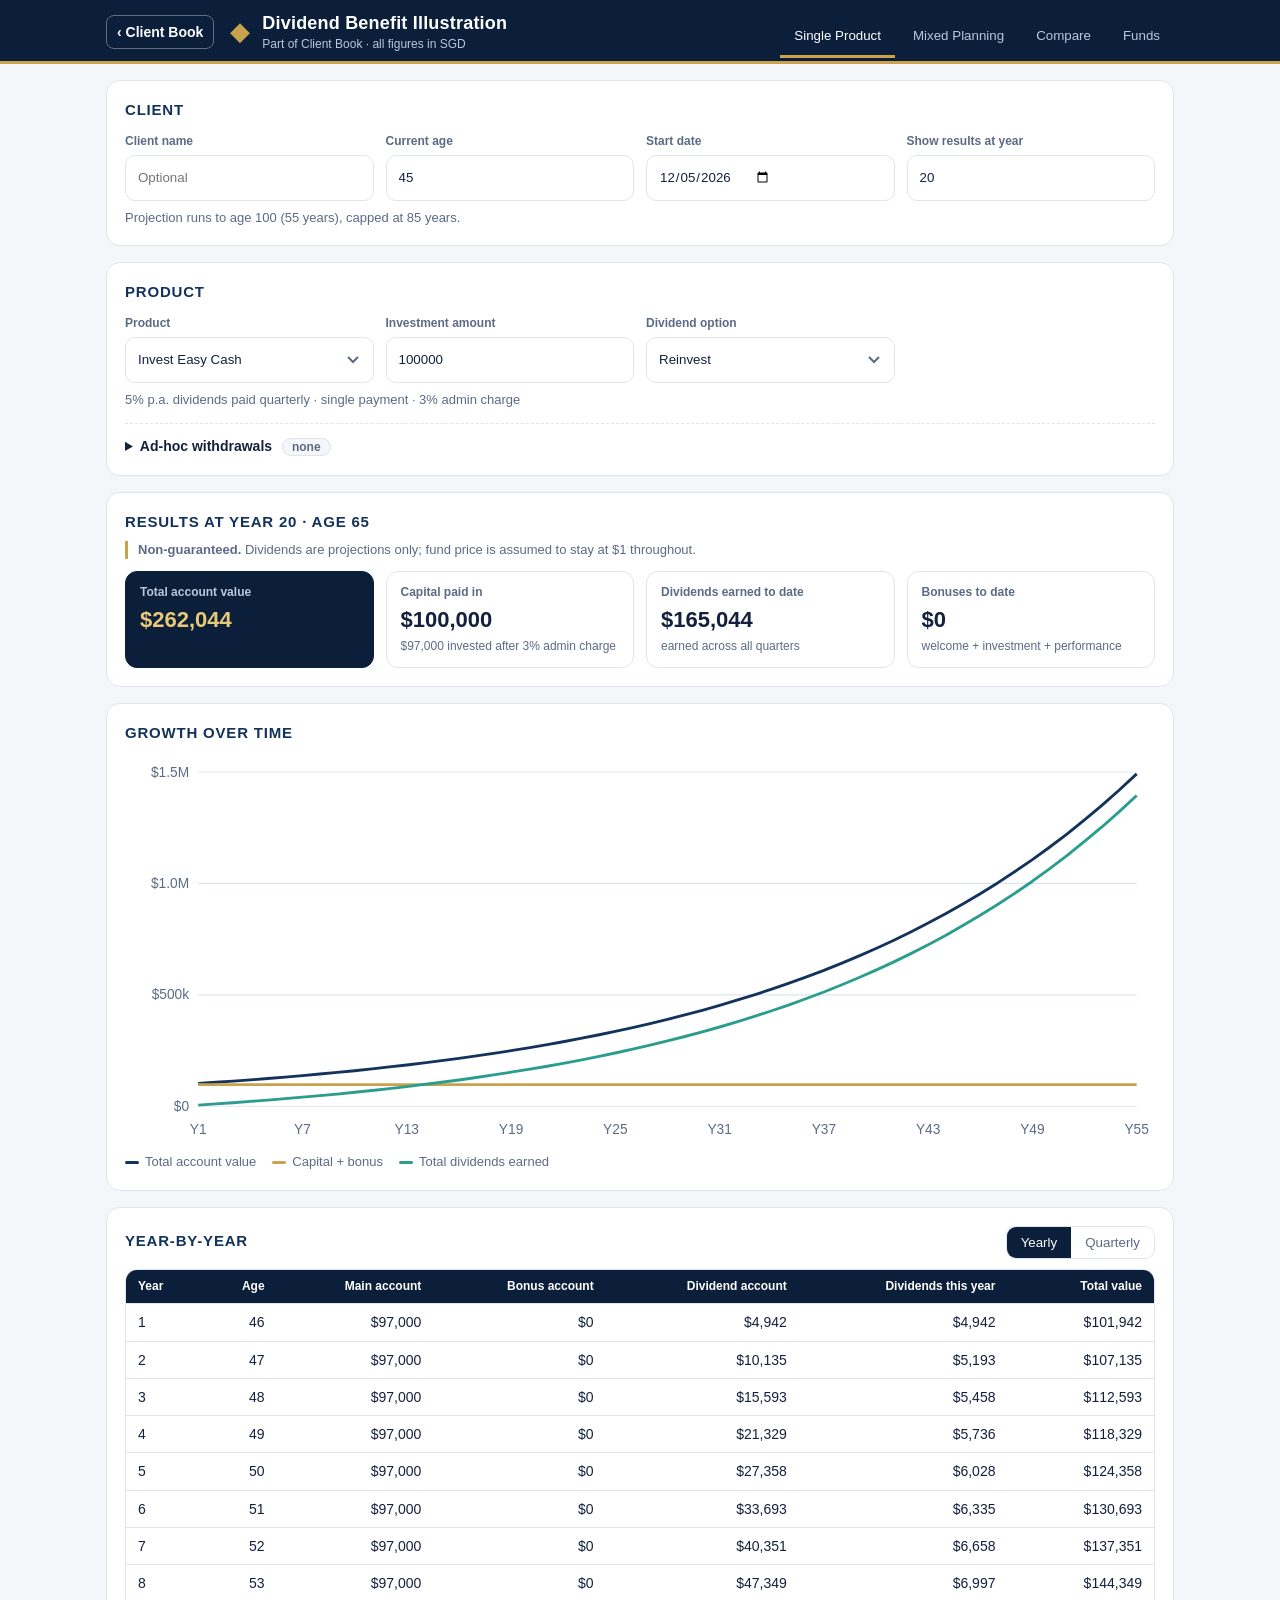
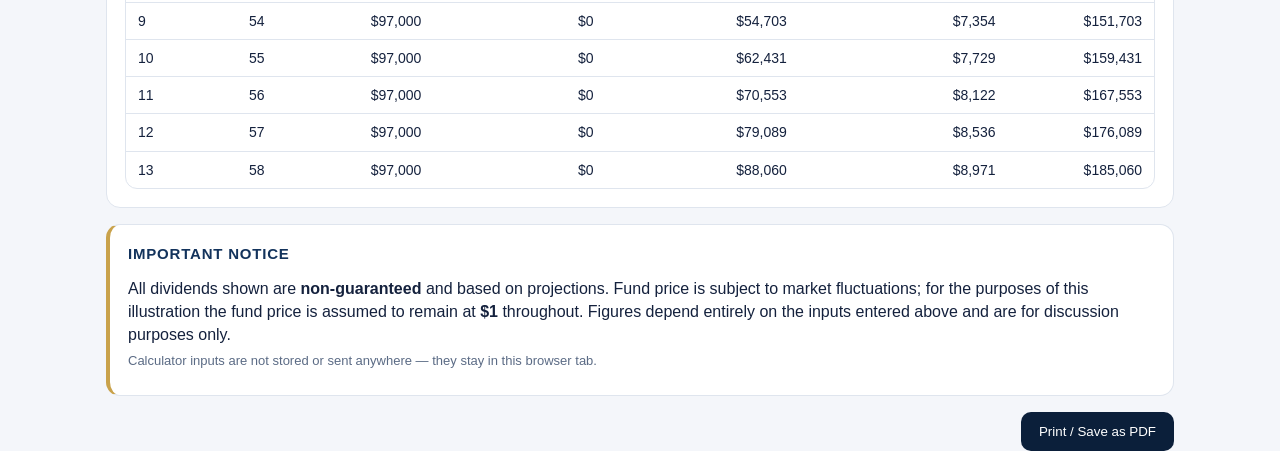
<file: dividends/index.html>
<!doctype html>
<html lang="en">
<head>
<meta charset="utf-8">
<meta name="viewport" content="width=device-width, initial-scale=1, viewport-fit=cover">
<meta name="apple-mobile-web-app-capable" content="yes">
<link rel="manifest" href="../manifest.webmanifest">
<meta name="theme-color" content="#0b1f3a">
<title>Dividend Illustration Calculator</title>
<link rel="stylesheet" href="styles.css?v=20">
</head>
<body>
<header class="top">
  <div class="wrap">
    <div class="brand"><a class="cb-back" href="../" aria-label="Back to Client Book">‹ Client Book</a><span class="mark">◆</span><div><h1>Dividend Benefit Illustration</h1><p>Part of Client Book · all figures in SGD</p></div></div>
    <nav class="tabs" role="tablist">
      <button role="tab" data-tab="single" class="on">Single Product</button>
      <button role="tab" data-tab="mixed">Mixed Planning</button>
      <button role="tab" data-tab="compare">Compare</button>
      <button role="tab" data-tab="funds">Funds</button>
    </nav>
  </div>
</header>

<main class="wrap">
  <section class="card" id="profile">
    <h2>Client</h2>
    <div class="grid g4">
      <label>Client name<input id="name" type="text" placeholder="Optional" autocomplete="off"></label>
      <label>Current age<input id="age" type="number" min="0" max="99" value="45" inputmode="numeric"></label>
      <label>Start date<input id="date" type="date"></label>
      <label>Show results at year<input id="showYear" type="number" min="1" value="20" inputmode="numeric"></label>
    </div>
    <p class="hint" id="horizonHint"></p>
  </section>

  <!-- SINGLE -->
  <div class="tab on" id="tab-single">
    <section class="card">
      <h2>Product</h2>
      <div class="grid g4">
        <label>Product<select id="s-product"></select></label>
        <label><span id="s-amountLabel">Amount</span><input id="s-amount" type="number" min="0" step="100" value="100000" inputmode="numeric"></label>
        <label id="s-freqWrap">Premium frequency<select id="s-freq"><option>Yearly</option><option>Semi-Annual</option><option>Quarterly</option><option>Monthly</option></select></label>
        <label>Dividend option<select id="s-option"><option>Reinvest</option><option>Cash out</option></select></label>
      </div>
      <p class="hint" id="s-info"></p>
      <p class="warn" id="s-warn" hidden></p>
      <details class="wd"><summary>Ad-hoc withdrawals <span class="pill" id="s-wdCount">none</span></summary>
        <p class="hint">Dividends are used first, then capital once the lock-in has passed. Enter the policy year and the amount withdrawn in that year.</p>
        <div class="wdgrid" id="s-wd"></div>
      </details>
    </section>
    <div id="s-out"></div>
  </div>

  <!-- MIXED -->
  <div class="tab" id="tab-mixed" hidden>
    <section class="card">
      <h2>Mixed Planning</h2>
      <p class="hint">A regular-pay plan paired with a lump-sum policy. Year 1's premium comes from cash; each later premium is withdrawn from the lump sum (capital first, then dividends).</p>
      <div class="grid g4">
        <label>Regular-pay product<select id="m-reg"></select></label>
        <label>Regular annual premium<input id="m-prem" type="number" min="0" step="100" value="42000" inputmode="numeric"></label>
        <label>Lump-sum product<select id="m-lump"></select></label>
        <label>Lump-sum amount<input id="m-lumpAmt" type="number" min="0" step="1000" value="258000" inputmode="numeric"></label>
        <label>Dividend option — regular side<select id="m-regOpt"><option>Reinvest</option><option>Cash out</option></select></label>
        <label>Dividend option — lump-sum side<select id="m-lumpOpt"><option>Reinvest</option><option>Cash out</option></select></label>
      </div>
      <p class="warn" id="m-warn" hidden></p>
      <details class="wd"><summary>Ad-hoc withdrawals <span class="pill" id="m-wdCount">none</span></summary>
        <p class="hint">Draw order: lump-sum dividends → lump-sum capital → regular dividends → regular capital (regular capital only once its lock-in has passed).</p>
        <div class="wdgrid" id="m-wd"></div>
      </details>
    </section>
    <div id="m-out"></div>
  </div>

  <!-- COMPARE -->
  <div class="tab" id="tab-compare" hidden>
    <section class="card">
      <h2>Compare products</h2>
      <div class="grid g4">
        <label>Premium frequency (5-pay / AIA Wealth Venture)<select id="c-freq"><option>Yearly</option><option>Semi-Annual</option><option>Quarterly</option><option>Monthly</option></select></label>
        <label>Dividend option<select id="c-option"><option>Reinvest</option><option>Cash out</option></select></label>
      </div>
      <div class="grid g4" style="margin-top:12px">
        <label><span id="c-lSP">Invest Easy Cash</span> — amount<input id="c-SP" type="number" value="100000" inputmode="numeric"></label>
        <label>Wealth Venture 3.0 (5-pay) — annual premium<input id="c-FP" type="number" value="24000" inputmode="numeric"></label>
        <label>AIA Wealth Venture — annual premium<input id="c-EP" type="number" value="12000" inputmode="numeric"></label>
        <label>Wealth Venture 3.0 (2-pay) — annual premium<input id="c-TP" type="number" value="60000" inputmode="numeric"></label>
      </div>
      <p class="warn" id="c-warn" hidden></p>
    </section>
    <div id="c-out"></div>
  </div>

  <!-- FUNDS -->
  <div class="tab" id="tab-funds" hidden>
    <section class="card">
      <h2>Main funds</h2>
      <p class="hint">Quick links to AIA Singapore. Open a fund's page on AIA to see its current price — prices are for reference only; the AIA website is the official source.</p>
      <div class="fundgrid" id="f-main"></div>
    </section>
    <section class="card">
      <div class="sec-h"><h2>Other AIA funds</h2><a class="btn ghost" id="f-all" target="_blank" rel="noopener">Browse all AIA funds ↗</a></div>
      <label>Search<input id="f-search" type="search" placeholder="Type a fund name" autocomplete="off"></label>
      <div class="fundlist" id="f-other"></div>
    </section>
    <section class="card">
      <h2>Add a fund link</h2>
      <p class="hint">Missing a fund, or want a direct link for one above? Paste it here. It is saved on this device only.</p>
      <div class="grid g4"><label>Fund name<input id="f-newName" type="text" placeholder="e.g. AIA Global Dynamic Income Fund SGD"></label>
      <label>Link (https://…)<input id="f-newUrl" type="url" placeholder="https://www.aia.com.sg/…" inputmode="url"></label>
      <label>&nbsp;<button class="btn" id="f-add" type="button" style="height:46px">Add</button></label></div>
    </section>
  </div>

  <section class="card disclaimer" id="disc">
    <h2>Important notice</h2>
    <p>All dividends shown are <b>non-guaranteed</b> and based on projections. Fund price is subject to market fluctuations; for the purposes of this illustration the fund price is assumed to remain at <b>$1</b> throughout. Figures depend entirely on the inputs entered above and are for discussion purposes only.</p>
    <p class="hint">Calculator inputs are not stored or sent anywhere — they stay in this browser tab.</p>
  </section>
  <div class="actions"><button class="btn" id="printBtn">Print / Save as PDF</button></div>
</main>
<script src="engine.js?v=20"></script>
<script src="funds.js?v=20"></script>
<script src="app.js?v=20"></script>
</body>
</html>
</file>
<file: dividends/styles.css>
:root{--navy:#0b1f3a;--navy2:#13335c;--gold:#c9a24b;--gold2:#e7c978;--bg:#f4f6fa;--card:#fff;--ink:#14213d;--mute:#5b6b85;--line:#dfe5ee;--bad:#b3261e;--badbg:#fdecea;--ok:#1b7f4b;--s1:#13335c;--s2:#c9a24b;--s3:#2a9d8f;--s4:#b5523b}
@media (prefers-color-scheme:dark){:root{--bg:#08121f;--card:#0f1d31;--ink:#e8edf5;--mute:#9db0cc;--line:#22344f;--badbg:#3a1714;--bad:#ffb4ab;--s1:#7fb0ff;--s2:#e7c978;--s3:#5fd0c2;--s4:#ff9f87}}
*{box-sizing:border-box}
body{margin:0;background:var(--bg);color:var(--ink);font:16px/1.45 -apple-system,BlinkMacSystemFont,"Segoe UI",Roboto,Helvetica,Arial,sans-serif;-webkit-text-size-adjust:100%}
.wrap{max-width:1100px;margin:0 auto;padding:0 16px}
.top{background:var(--navy);color:#fff;border-bottom:3px solid var(--gold);position:sticky;top:0;z-index:5;padding-top:env(safe-area-inset-top)}
.top .wrap{display:flex;flex-wrap:wrap;gap:8px 24px;align-items:center;justify-content:space-between;padding-top:10px;padding-bottom:0}
.brand{display:flex;gap:12px;align-items:center;padding-bottom:8px}.mark{color:var(--gold);font-size:26px}
.brand h1{font-size:18px;margin:0;letter-spacing:.2px}.brand p{margin:0;font-size:12px;color:#b9c7de}
.tabs{display:flex;gap:4px}.tabs button{background:none;border:0;color:#b9c7de;padding:12px 14px;font:600 14px inherit;font-family:inherit;border-bottom:3px solid transparent;cursor:pointer;margin-bottom:-3px}
.tabs button.on{color:#fff;border-bottom-color:var(--gold)}
main{padding-bottom:40px}
.card{background:var(--card);border:1px solid var(--line);border-radius:14px;padding:18px;margin:16px 0}
.card h2{font-size:15px;margin:0 0 12px;color:var(--navy2);text-transform:uppercase;letter-spacing:.8px}
@media (prefers-color-scheme:dark){.card h2{color:var(--gold2)}}
.grid{display:grid;gap:12px}.g4{grid-template-columns:repeat(4,1fr)}
@media(max-width:860px){.g4{grid-template-columns:repeat(2,1fr)}}@media(max-width:520px){.g4{grid-template-columns:1fr}}
label{display:flex;flex-direction:column;gap:4px;font-size:12px;font-weight:600;color:var(--mute)}
input,select{font:16px inherit;font-family:inherit;padding:0 12px;border:1px solid var(--line);border-radius:10px;background:var(--card);color:var(--ink);width:100%;height:46px;min-height:46px;box-sizing:border-box;margin:0;-webkit-appearance:none;appearance:none;line-height:normal}
input:focus,select:focus{outline:2px solid var(--gold);outline-offset:0}
.hint{font-size:13px;color:var(--mute);margin:8px 0 0}
.warn{background:var(--badbg);color:var(--bad);border-radius:10px;padding:10px 12px;font-size:14px;font-weight:600;margin:12px 0 0}
details.wd{margin-top:14px;border-top:1px dashed var(--line);padding-top:12px}summary{cursor:pointer;font-weight:600;font-size:14px}
.pill{background:var(--bg);border:1px solid var(--line);border-radius:99px;padding:1px 9px;font-size:12px;color:var(--mute);margin-left:6px}
.wdgrid{display:grid;grid-template-columns:repeat(auto-fill,minmax(210px,1fr));gap:8px 14px;margin-top:10px}
.wdgrid .r{display:grid;grid-template-columns:30px 1fr 1fr;gap:6px;align-items:center}.wdgrid .r span{font-size:12px;color:var(--mute);text-align:right}

.kpis{display:grid;grid-template-columns:repeat(4,1fr);gap:12px}@media(max-width:860px){.kpis{grid-template-columns:repeat(2,1fr)}}
.kpi{border:1px solid var(--line);border-radius:12px;padding:12px 14px;background:var(--card)}
.kpi.hero{background:var(--navy);color:#fff;border-color:var(--navy)}.kpi.hero .v{color:var(--gold2)}
.kpi .l{font-size:12px;color:var(--mute);font-weight:600}.kpi.hero .l{color:#b9c7de}.kpi .v{font-size:22px;font-weight:700;font-variant-numeric:tabular-nums;margin-top:2px}.kpi .s{font-size:12px;color:var(--mute);margin-top:2px}.kpi.hero .s{color:#b9c7de}
.chart{width:100%;position:relative}.chart svg{width:100%;height:auto;display:block}
.legend{display:flex;flex-wrap:wrap;gap:6px 16px;font-size:13px;margin:8px 0 0;color:var(--mute)}.legend i{display:inline-block;width:14px;height:3px;border-radius:2px;vertical-align:middle;margin-right:6px}
.tip{position:absolute;pointer-events:none;background:var(--navy);color:#fff;font-size:12px;padding:8px 10px;border-radius:8px;transform:translate(-50%,-100%);white-space:nowrap;display:none;z-index:3}
.tablewrap{overflow:auto;border:1px solid var(--line);border-radius:12px;max-height:520px}
table{border-collapse:collapse;width:100%;font-variant-numeric:tabular-nums;font-size:14px}
th,td{padding:8px 12px;text-align:right;white-space:nowrap;border-bottom:1px solid var(--line)}
th{position:sticky;top:0;background:var(--navy);color:#fff;font-size:12px;font-weight:600;z-index:1}th:first-child,td:first-child{text-align:left}
tr.hl td{background:rgba(201,162,75,.16);font-weight:600}tr.short td{color:var(--bad)}
.seg{display:inline-flex;border:1px solid var(--line);border-radius:10px;overflow:hidden;margin-bottom:10px}.seg button{border:0;background:var(--card);color:var(--mute);padding:8px 14px;font:600 13px inherit;font-family:inherit;cursor:pointer}.seg button.on{background:var(--navy);color:#fff}
.bonuses{display:flex;flex-wrap:wrap;gap:8px;margin:12px 0 0}.bonuses span{border:1px solid var(--gold);color:var(--ink);border-radius:99px;padding:4px 12px;font-size:13px;background:rgba(201,162,75,.12)}
.cmp th:first-child{min-width:180px}.cmp td:first-child{font-weight:600}
.disclaimer{border-left:4px solid var(--gold)}.disclaimer p{margin:0 0 6px}
.actions{text-align:right}.btn{background:var(--navy);color:#fff;border:0;border-radius:10px;padding:12px 18px;font:600 14px inherit;font-family:inherit;cursor:pointer}
.sec-h{display:flex;justify-content:space-between;align-items:center;flex-wrap:wrap;gap:8px}
@media print{.top,.actions,details.wd summary .pill,.seg{display:none}body{background:#fff}.card{break-inside:avoid;border-color:#ccc}.tablewrap{max-height:none;overflow:visible}details.wd:not([open]){display:none}.top{position:static}}
.disc-top{font-size:13px;color:var(--mute);margin:-4px 0 12px;padding-left:10px;border-left:3px solid var(--gold)}

select{background-image:url("data:image/svg+xml;utf8,<svg xmlns='http://www.w3.org/2000/svg' width='12' height='8' viewBox='0 0 12 8'><path d='M1 1l5 5 5-5' fill='none' stroke='%235b6b85' stroke-width='2'/></svg>");background-repeat:no-repeat;background-position:right 14px center;padding-right:36px}
input[type=number]{-moz-appearance:textfield}input[type=number]::-webkit-outer-spin-button,input[type=number]::-webkit-inner-spin-button{-webkit-appearance:none;margin:0}
input[type=date]{display:block;text-align:left;min-width:0}
.grid{align-items:end}.grid label{min-width:0}
.wdgrid .r{align-items:center}
/* iOS Safari: centre date text vertically like the other fields */
input[type=date]{display:flex;align-items:center;line-height:46px;padding-top:0;padding-bottom:0}
input[type=date]::-webkit-date-and-time-value{text-align:left;margin:0;padding:0;min-height:1.4em;line-height:normal}
input[type=date]::-webkit-datetime-edit{padding:0;line-height:normal}
input[type=date]::-webkit-datetime-edit-fields-wrapper{padding:0}
input,select{text-align:left}

a.btn{display:inline-block;text-decoration:none;text-align:center;padding:10px 14px;font-size:13px}
.btn.ghost{background:transparent;color:var(--navy2);border:1px solid var(--line)}@media (prefers-color-scheme:dark){.btn.ghost{color:var(--gold2)}}
button.btn.ghost{cursor:pointer}
.fundgrid{display:grid;grid-template-columns:repeat(auto-fill,minmax(260px,1fr));gap:12px;margin-top:12px}
.fund{border:1px solid var(--line);border-top:3px solid var(--gold);border-radius:12px;padding:14px;display:flex;flex-direction:column;gap:10px;background:var(--card)}
.fund .fn,.frow .fn{font-weight:600}.fb{display:flex;flex-wrap:wrap;gap:8px}.fund .hint{margin:0}
.fundlist{margin-top:12px;border:1px solid var(--line);border-radius:12px}.frow{display:flex;justify-content:space-between;align-items:center;gap:10px;flex-wrap:wrap;padding:10px 14px;border-bottom:1px solid var(--line)}.frow:last-child{border-bottom:0}
input[type=search]{-webkit-appearance:none}

.cb-back{color:#fff;text-decoration:none;font-size:14px;font-weight:600;border:1px solid rgba(255,255,255,.35);border-radius:8px;padding:6px 10px;margin-right:4px;white-space:nowrap}
@media print{.cb-back{display:none}}
</file>
